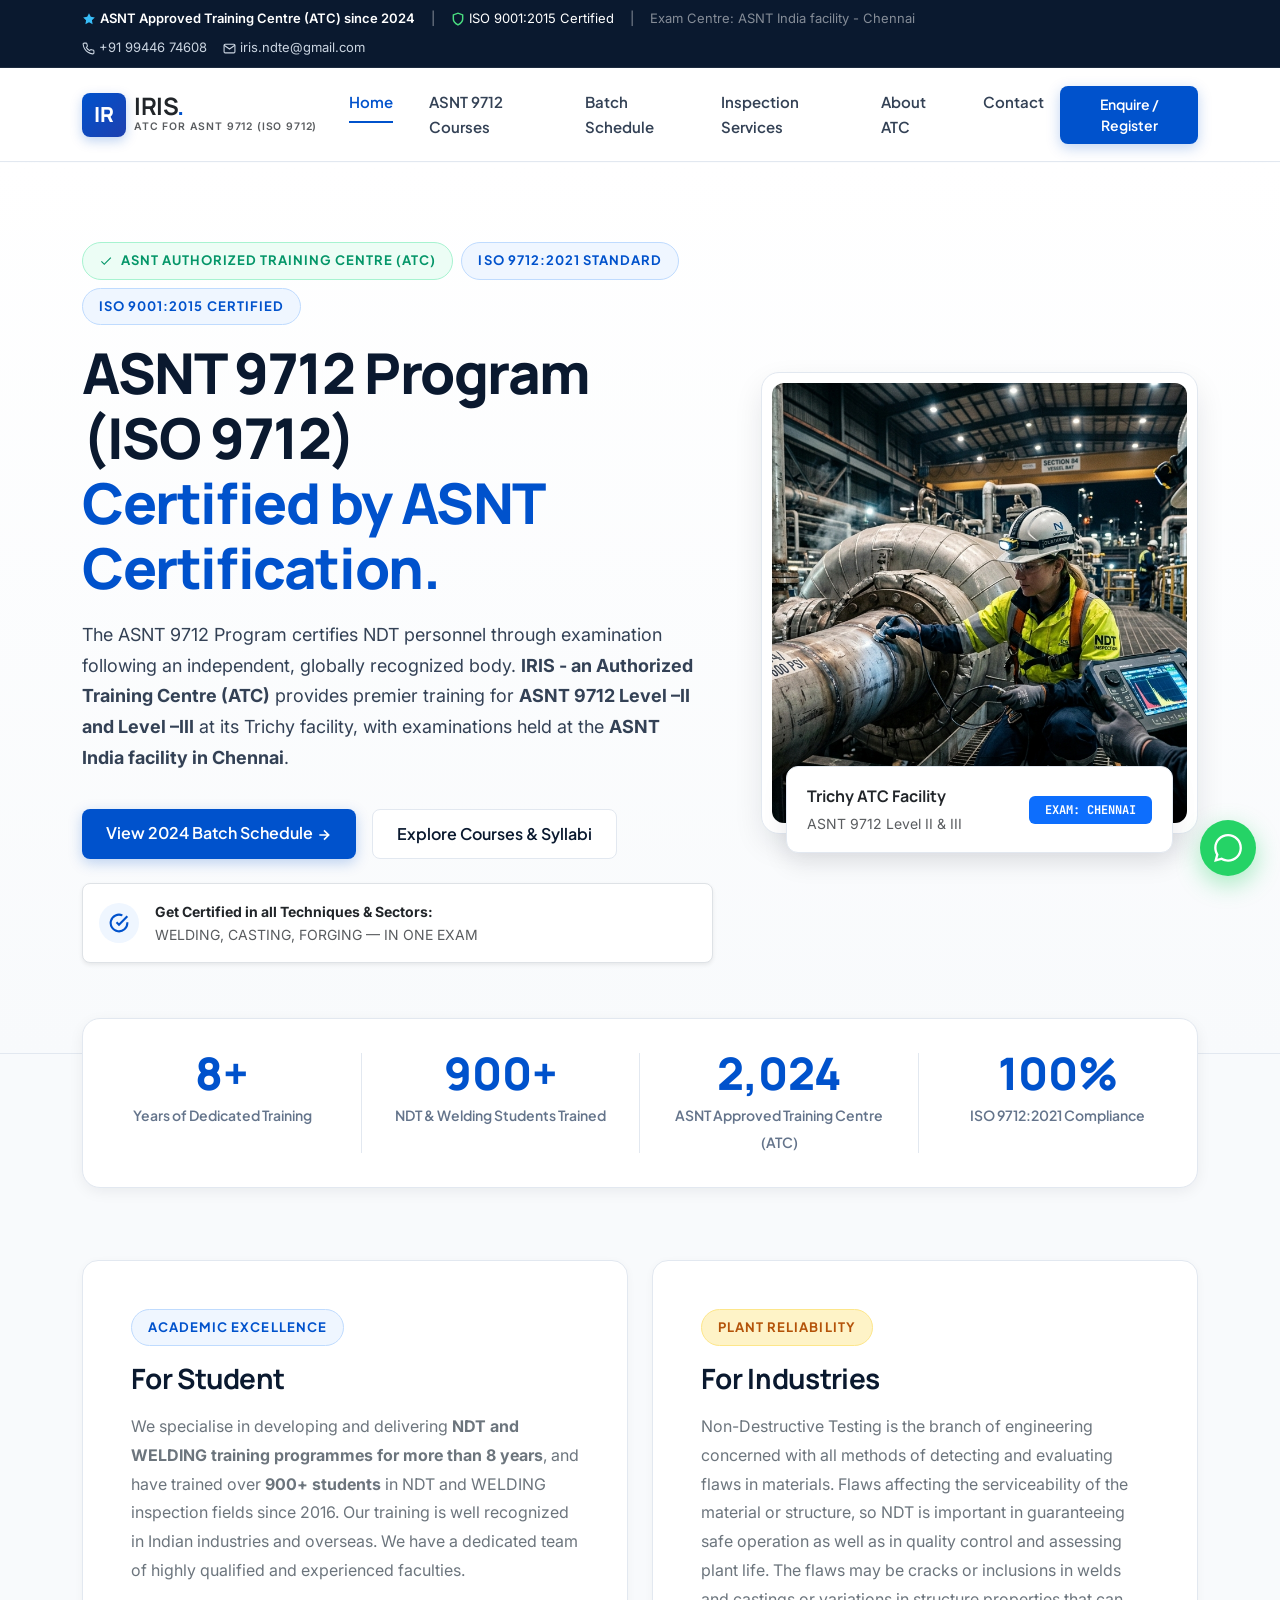
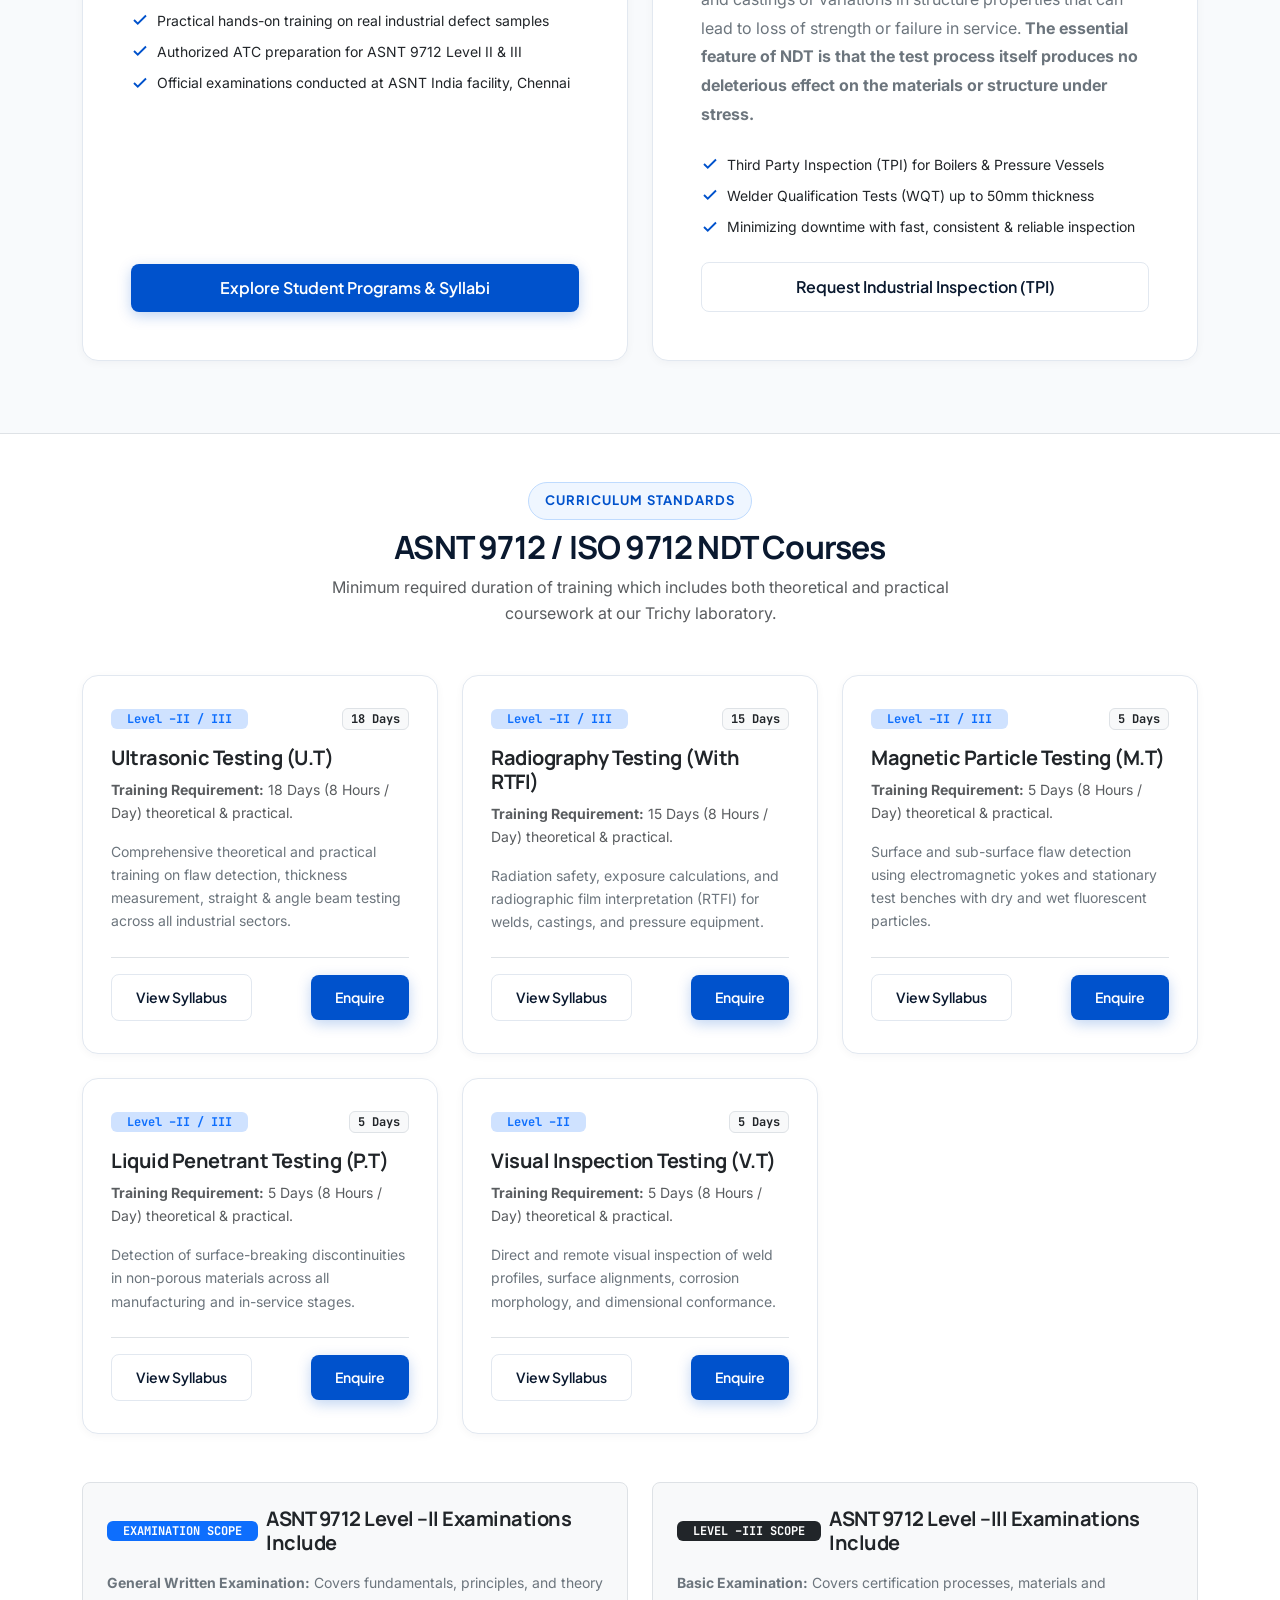
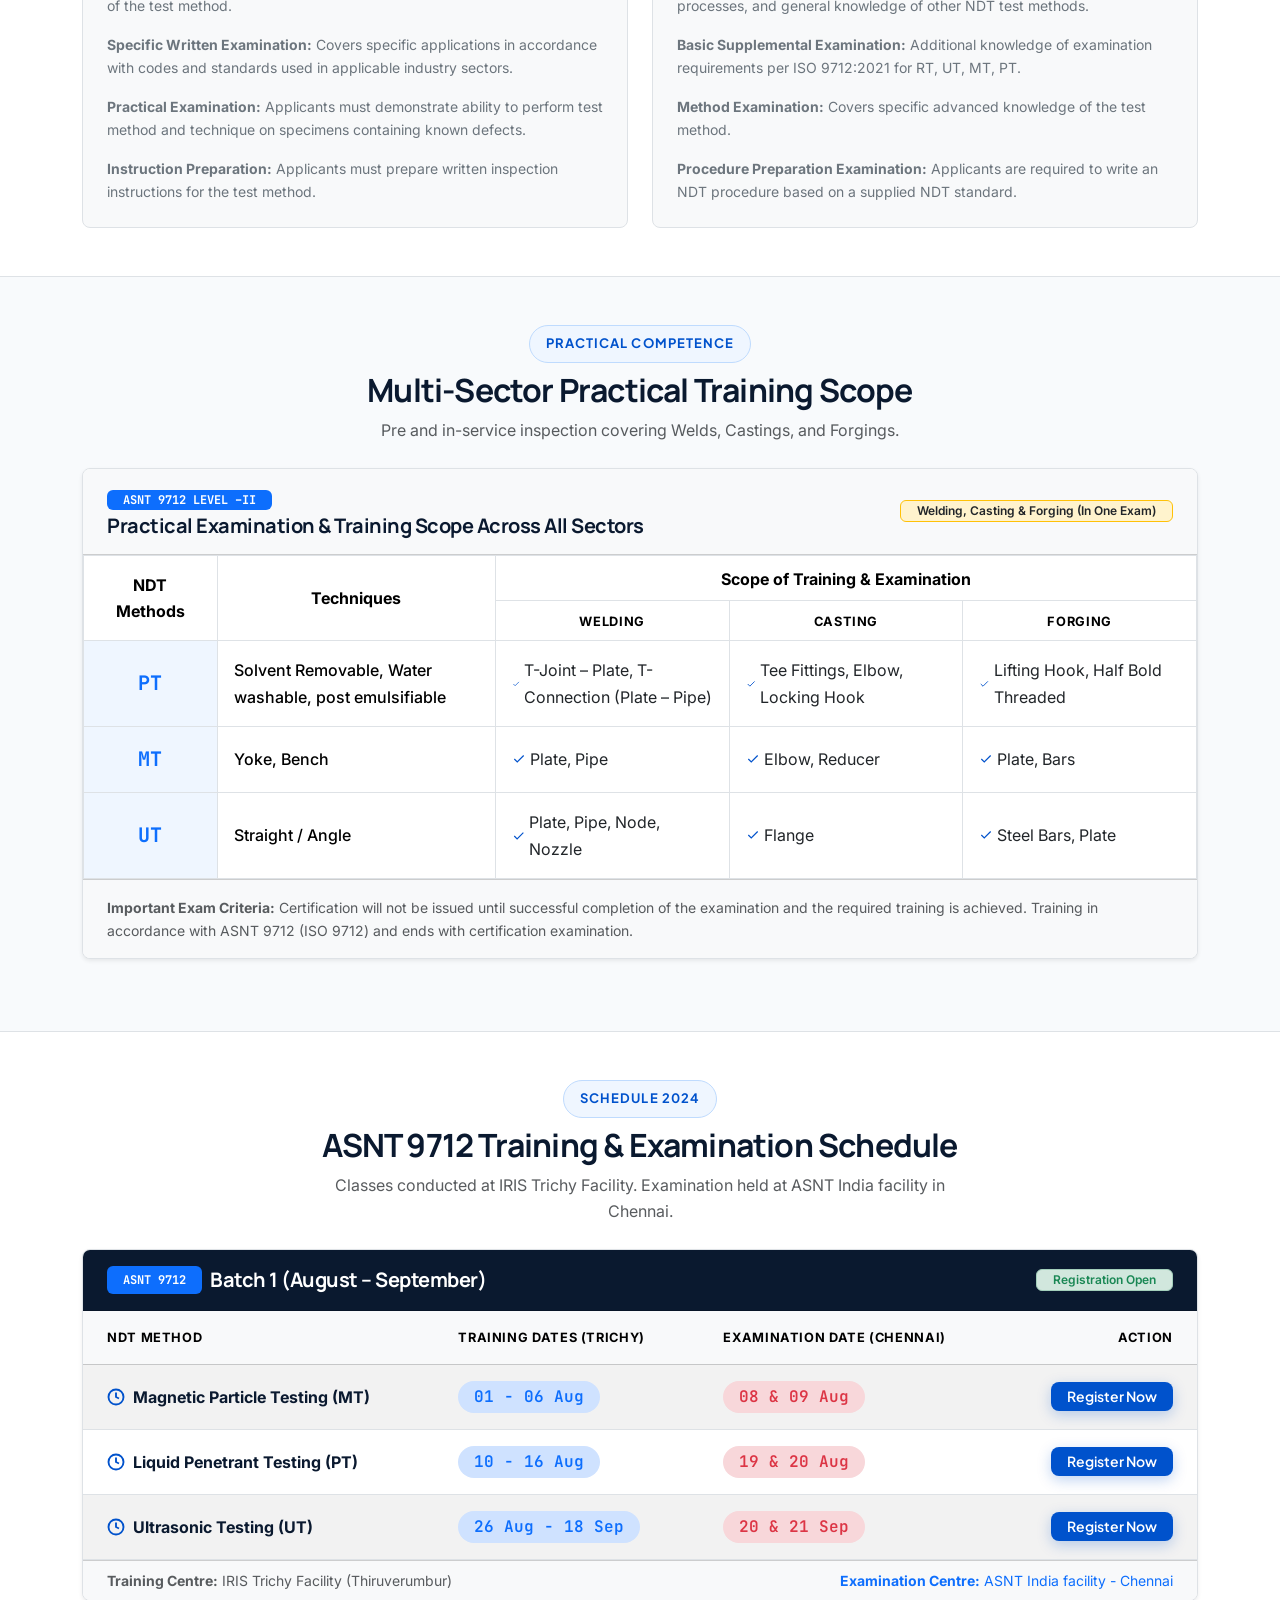
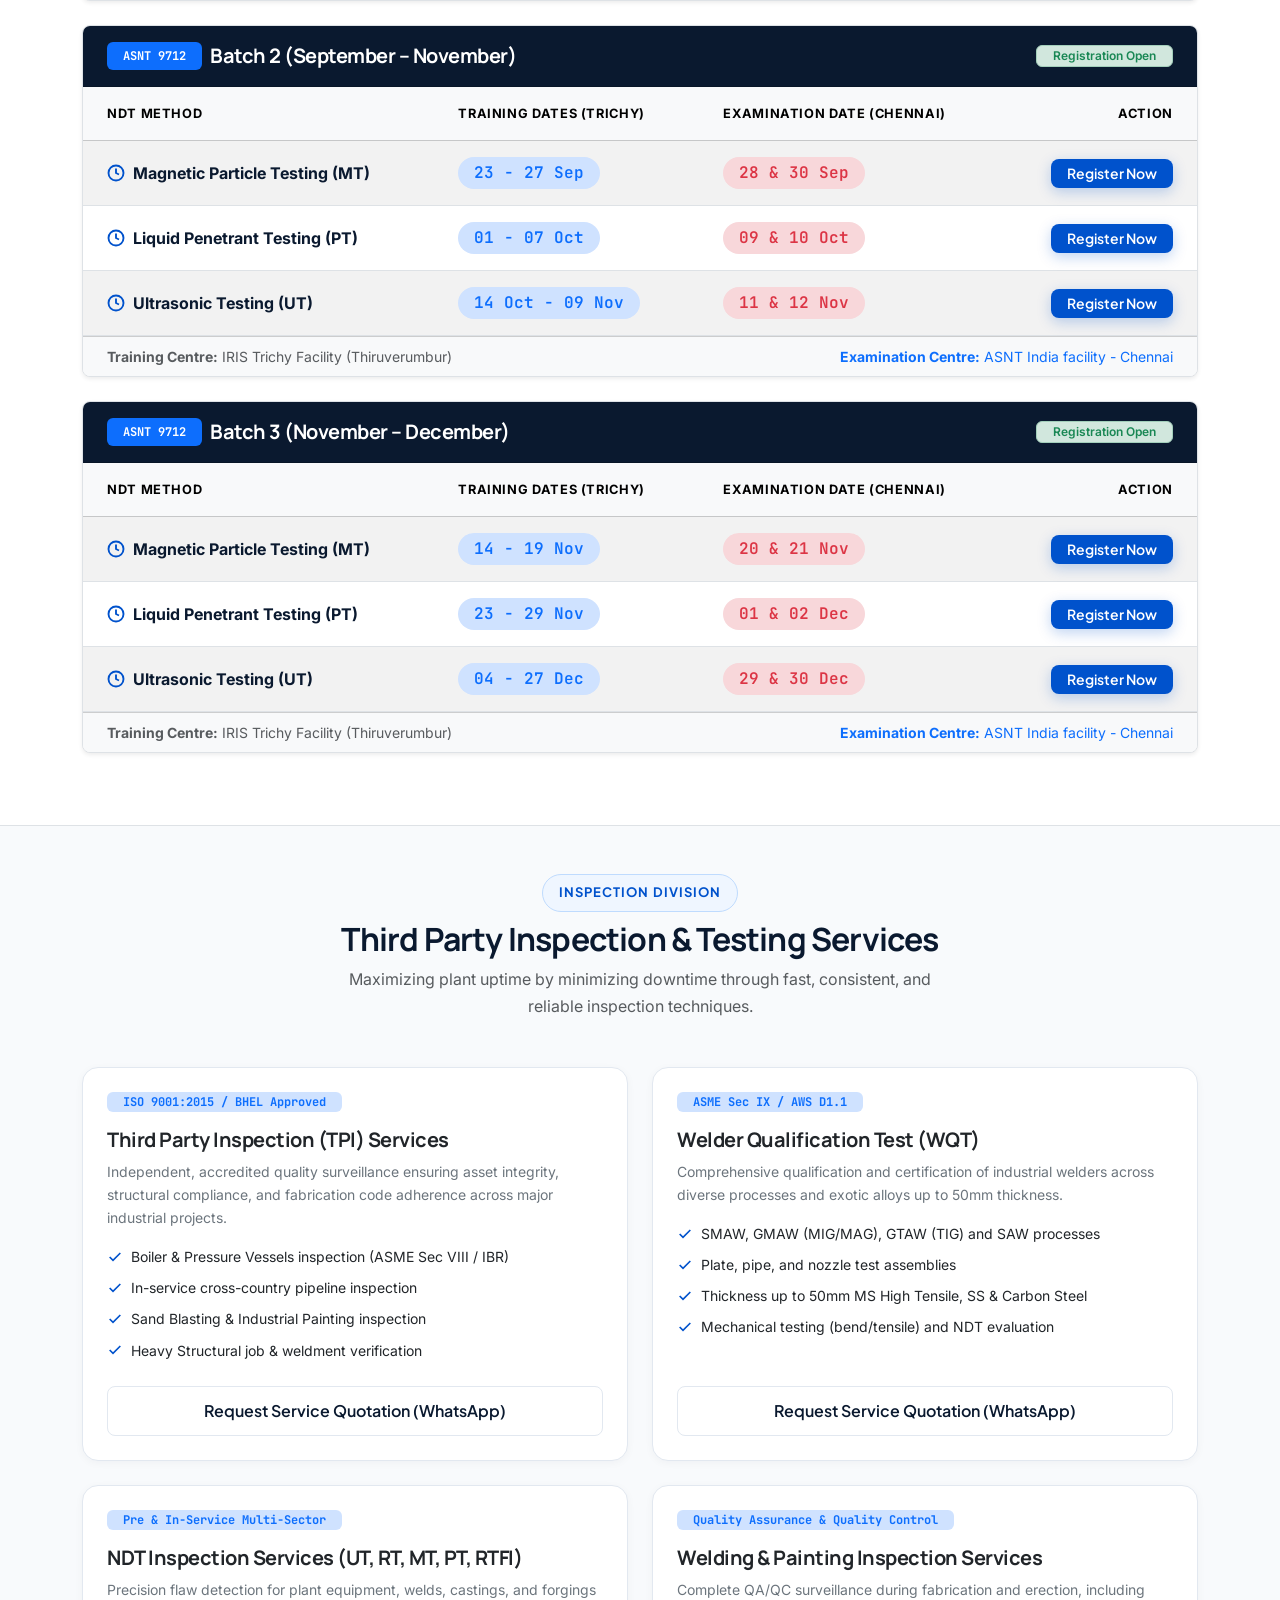
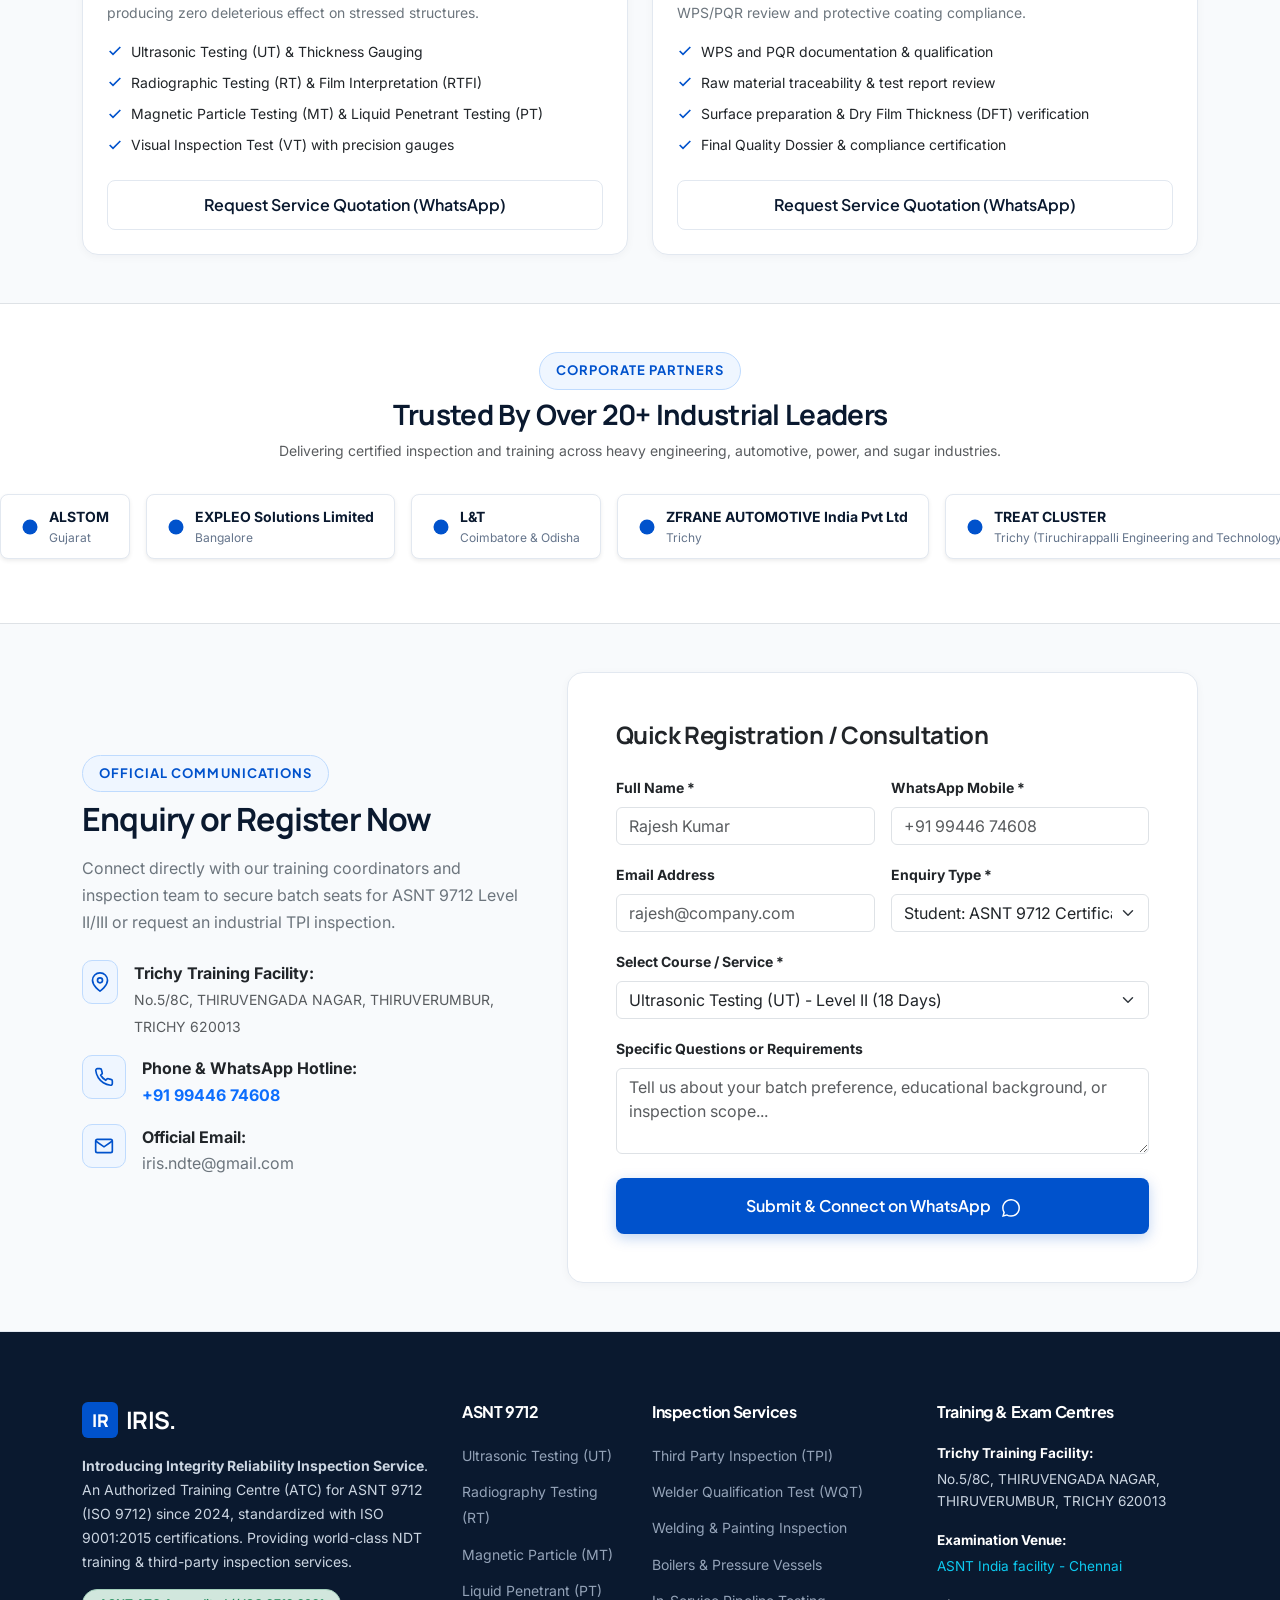
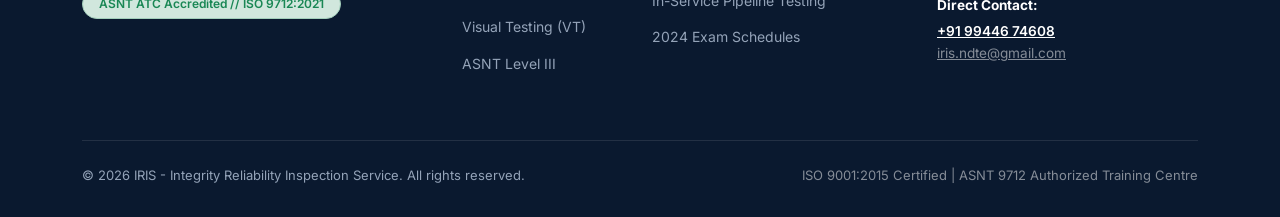
<file: index.html>
<!DOCTYPE html>
<html lang="en">
<head>
    <meta charset="UTF-8">
    <meta name="viewport" content="width=device-width, initial-scale=1.0">
    <title>Home | ASNT 9712 Authorized Training Centre &amp; TPI Inspection</title>
    <meta name="description" content="IRIS - Authorized Training Centre (ATC) for ASNT 9712 (ISO 9712) in Trichy. ISO 9001:2015 certified NDT Level II and Level III training, examinations at ASNT India Chennai, Third Party Inspection (TPI), and Welder Qualification Testing.">
    
    <!-- Bootstrap 5.3.3 CSS -->
    <link href="https://cdn.jsdelivr.net/npm/bootstrap@5.3.3/dist/css/bootstrap.min.css" rel="stylesheet" integrity="sha384-QWTKZyjpPEjISv5WaRU9OFeRpok6YctnYmDr5pNlyT2bRjXh0JMhjY6hW+ALEwIH" crossorigin="anonymous">
    
    <!-- Custom Theme Stylesheet (Index 3 Corporate Light Blue) -->
    <link rel="stylesheet" href="assets/css/custom.css">
    
    <!-- Favicon & Theme Color -->
    <meta name="theme-color" content="#0052CC">
</head>
<body>

    <!-- Institutional Accreditation Top Ribbon -->
    <div class="top-ribbon-bar">
        <div class="container d-flex flex-wrap justify-content-between align-items-center gap-2">
            <div class="d-flex align-items-center gap-3 flex-wrap">
                <span class="d-inline-flex align-items-center gap-1 fw-semibold text-white">
                    <svg width="14" height="14" viewBox="0 0 24 24" fill="#38BDF8"><path d="M12 2l3.09 6.26L22 9.27l-5 4.87 1.18 6.88L12 17.77l-6.18 3.25L7 14.14 2 9.27l6.91-1.01L12 2z"/></svg>
                    ASNT Approved Training Centre (ATC) since 2024
                </span>
                <span class="text-white-50">|</span>
                <span class="d-inline-flex align-items-center gap-1 text-white">
                    <svg width="14" height="14" viewBox="0 0 24 24" fill="none" stroke="#4ADE80" stroke-width="2.5"><path d="M12 22s8-4 8-10V5l-8-3-8 3v7c0 6 8 10 8 10z"/></svg>
                    ISO 9001:2015 Certified
                </span>
                <span class="text-white-50 d-none d-lg-inline">|</span>
                <span class="text-white-50 d-none d-lg-inline">
                    Exam Centre: ASNT India facility - Chennai                </span>
            </div>
            <div class="d-flex align-items-center gap-3">
                <a href="tel:+91 99446 74608" class="d-inline-flex align-items-center gap-1">
                    <svg width="13" height="13" viewBox="0 0 24 24" fill="none" stroke="currentColor" stroke-width="2"><path d="M22 16.92v3a2 2 0 0 1-2.18 2 19.79 19.79 0 0 1-8.63-3.07 19.5 19.5 0 0 1-6-6 19.79 19.79 0 0 1-3.07-8.67A2 2 0 0 1 4.11 2h3a2 2 0 0 1 2 1.72 12.84 12.84 0 0 0 .7 2.81 2 2 0 0 1-.45 2.11L8.09 9.91a16 16 0 0 0 6 6l1.27-1.27a2 2 0 0 1 2.11-.45 12.84 12.84 0 0 0 2.81.7A2 2 0 0 1 22 16.92z"></path></svg>
                    +91 99446 74608                </a>
                <a href="mailto:iris.ndte@gmail.com" class="d-none d-md-inline-flex align-items-center gap-1">
                    <svg width="13" height="13" viewBox="0 0 24 24" fill="none" stroke="currentColor" stroke-width="2"><path d="M4 4h16c1.1 0 2 .9 2 2v12c0 1.1-.9 2-2 2H4c-1.1 0-2-.9-2-2V6c0-1.1.9-2 2-2z"></path><polyline points="22,6 12,13 2,6"></polyline></svg>
                    iris.ndte@gmail.com                </a>
            </div>
        </div>
    </div>
<nav class="navbar navbar-expand-lg navbar-iris sticky-top">
    <div class="container">
        <!-- Brand Logo -->
        <a class="navbar-brand d-flex align-items-center gap-2 text-decoration-none" href="index.html">
            <div style="width: 44px; height: 44px; border-radius: 8px; background: linear-gradient(135deg, var(--iris-blue) 0%, #1E40AF 100%); color: #FFFFFF; font-family: var(--font-display); font-weight: 800; font-size: 1.3rem; display: flex; align-items: center; justify-content: center; box-shadow: 0 4px 12px rgba(0, 82, 204, 0.25);">
                IR
            </div>
            <div class="d-flex flex-column">
                <span class="fw-bold fs-4 text-dark lh-1" style="font-family: var(--font-display); letter-spacing: -0.02em;">
                    IRIS<span style="color: var(--iris-blue);">.</span>
                </span>
                <span class="text-uppercase fw-semibold text-muted" style="font-size: 0.65rem; letter-spacing: 0.08em;">
                    ATC for ASNT 9712 (ISO 9712)
                </span>
            </div>
        </a>

        <!-- Mobile Toggle Button -->
        <button class="navbar-toggler border-0 shadow-none" type="button" data-bs-toggle="collapse" data-bs-target="#irisNav" aria-controls="irisNav" aria-expanded="false" aria-label="Toggle navigation">
            <span class="navbar-toggler-icon"></span>
        </button>

        <!-- Nav Links -->
        <div class="collapse navbar-collapse" id="irisNav">
            <ul class="navbar-nav mx-auto mb-2 mb-lg-0 gap-lg-1">
                <li class="nav-item">
                    <a class="nav-link nav-link-iris active" href="index.html">Home</a>
                </li>
                <li class="nav-item">
                    <a class="nav-link nav-link-iris " href="courses.html">ASNT 9712 Courses</a>
                </li>
                <li class="nav-item">
                    <a class="nav-link nav-link-iris " href="schedule.html">Batch Schedule</a>
                </li>
                <li class="nav-item">
                    <a class="nav-link nav-link-iris " href="services.html">Inspection Services</a>
                </li>
                <li class="nav-item">
                    <a class="nav-link nav-link-iris " href="about.html">About ATC</a>
                </li>
                <li class="nav-item">
                    <a class="nav-link nav-link-iris " href="contact.html">Contact</a>
                </li>
            </ul>

            <!-- Nav Actions -->
            <div class="d-flex align-items-center gap-2">
                <a href="https://wa.me/919944674608?text=Hello%20IRIS%20Trichy,%20I%20would%20like%20to%20enquire%20or%20register%20for%20the%20ASNT%209712%20course." target="_blank" class="btn btn-iris-primary btn-sm px-3 py-2">
                    <span>Enquire / Register</span>
                </a>
            </div>
        </div>
    </div>
</nav>

<main>
    <!-- Hero Section -->
    <section class="hero-iris-section">
        <div class="container">
            <div class="row align-items-center g-5">
                <div class="col-lg-7">
                    <div class="d-flex flex-wrap gap-2 mb-3">
                        <span class="badge-atc verified">
                            <svg width="14" height="14" viewBox="0 0 24 24" fill="currentColor"><path d="M9 16.17L4.83 12l-1.42 1.41L9 19 21 7l-1.41-1.41z"/></svg>
                            ASNT Authorized Training Centre (ATC)
                        </span>
                        <span class="badge-atc">
                            ISO 9712:2021 Standard
                        </span>
                        <span class="badge-atc">
                            ISO 9001:2015 Certified
                        </span>
                    </div>

                    <h1 class="hero-iris-title">
                        ASNT 9712 Program (ISO 9712)<br>
                        <span style="color: var(--iris-blue);">Certified by ASNT Certification.</span>
                    </h1>

                    <p class="hero-iris-desc">
                        The ASNT 9712 Program certifies NDT personnel through examination following an independent, globally recognized body. 
                        <strong>IRIS - an Authorized Training Centre (ATC)</strong> provides premier training for <strong>ASNT 9712 Level –II and Level –III</strong> at its Trichy facility, with examinations held at the <strong>ASNT India facility in Chennai</strong>.
                    </p>

                    <div class="d-flex flex-wrap gap-3 mb-4">
                        <a href="schedule.html" class="btn btn-iris-primary">
                            <span>View 2024 Batch Schedule</span>
                            <svg width="16" height="16" viewBox="0 0 24 24" fill="none" stroke="currentColor" stroke-width="2.5"><path d="M5 12h14M12 5l7 7-7 7"/></svg>
                        </a>
                        <a href="courses.html" class="btn btn-iris-outline">
                            <span>Explore Courses & Syllabi</span>
                        </a>
                    </div>

                    <!-- Sector Coverage Tagline -->
                    <div class="p-3 bg-white rounded-3 border shadow-sm d-flex align-items-center gap-3">
                        <div style="width: 40px; height: 40px; border-radius: 50%; background: var(--iris-ice); display: flex; align-items: center; justify-content: center; color: var(--iris-blue); flex-shrink: 0;">
                            <svg width="20" height="20" viewBox="0 0 24 24" fill="none" stroke="currentColor" stroke-width="2.5"><path d="M22 11.08V12a10 10 0 1 1-5.93-9.14"/><polyline points="22 4 12 14.01 9 11.01"/></svg>
                        </div>
                        <div class="small">
                            <strong class="text-dark d-block">Get Certified in all Techniques & Sectors:</strong>
                            <span class="text-muted">WELDING, CASTING, FORGING — IN ONE EXAM</span>
                        </div>
                    </div>
                </div>

                <div class="col-lg-5">
                    <div class="hero-iris-frame">
                        <img src="assets/images/hero-ndt.jpg" alt="IRIS NDT Inspection and Training Facility">
                        <div class="hero-iris-badge-overlay">
                            <div>
                                <strong class="d-block text-dark font-display fs-6">Trichy ATC Facility</strong>
                                <span class="small text-muted">ASNT 9712 Level II & III</span>
                            </div>
                            <span class="badge bg-primary px-3 py-2 text-uppercase font-mono">Exam: Chennai</span>
                        </div>
                    </div>
                </div>
            </div>
        </div>
    </section>

    <!-- Institutional Metrics Strip -->
    <div class="container">
        <div class="metrics-strip">
            <div class="row g-0">
                <div class="col-lg-3 col-6 metric-col">
                    <div class="metric-val">
                        <span class="metric-val-num" data-count="8">0</span><span>+</span>
                    </div>
                    <span class="metric-txt">Years of Dedicated Training</span>
                </div>
                <div class="col-lg-3 col-6 metric-col">
                    <div class="metric-val">
                        <span class="metric-val-num" data-count="900">0</span><span>+</span>
                    </div>
                    <span class="metric-txt">NDT & Welding Students Trained</span>
                </div>
                <div class="col-lg-3 col-6 metric-col">
                    <div class="metric-val">
                        <span class="metric-val-num" data-count="2024">0</span>
                    </div>
                    <span class="metric-txt">ASNT Approved Training Centre (ATC)</span>
                </div>
                <div class="col-lg-3 col-6 metric-col">
                    <div class="metric-val">
                        <span class="metric-val-num" data-count="100">0</span><span>%</span>
                    </div>
                    <span class="metric-txt">ISO 9712:2021 Compliance</span>
                </div>
            </div>
        </div>
    </div>

    <!-- For Student & For Industries Dual Showcase (Page 1 of Document) -->
    <section class="py-5 my-4">
        <div class="container">
            <div class="row g-4">
                <!-- For Student -->
                <div class="col-lg-6">
                    <div class="card-iris p-4 p-md-5">
                        <div>
                            <span class="badge-atc mb-3">Academic Excellence</span>
                            <h2 class="fs-3 font-display mb-3" style="color: var(--iris-navy);">For Student</h2>
                            <p class="text-secondary mb-4" style="line-height: 1.8;">
                                We specialise in developing and delivering <strong>NDT and WELDING training programmes for more than 8 years</strong>, and have trained over <strong>900+ students</strong> in NDT and WELDING inspection fields since 2016. Our training is well recognized in Indian industries and overseas. We have a dedicated team of highly qualified and experienced faculties.
                            </p>
                            <ul class="list-unstyled d-flex flex-column gap-2 mb-4 text-dark small">
                                <li class="d-flex align-items-center gap-2">
                                    <svg width="18" height="18" viewBox="0 0 24 24" fill="none" stroke="var(--iris-blue)" stroke-width="2.5"><path d="M20 6L9 17l-5-5"/></svg>
                                    <span>Practical hands-on training on real industrial defect samples</span>
                                </li>
                                <li class="d-flex align-items-center gap-2">
                                    <svg width="18" height="18" viewBox="0 0 24 24" fill="none" stroke="var(--iris-blue)" stroke-width="2.5"><path d="M20 6L9 17l-5-5"/></svg>
                                    <span>Authorized ATC preparation for ASNT 9712 Level II & III</span>
                                </li>
                                <li class="d-flex align-items-center gap-2">
                                    <svg width="18" height="18" viewBox="0 0 24 24" fill="none" stroke="var(--iris-blue)" stroke-width="2.5"><path d="M20 6L9 17l-5-5"/></svg>
                                    <span>Official examinations conducted at ASNT India facility, Chennai</span>
                                </li>
                            </ul>
                        </div>
                        <a href="courses.html" class="btn btn-iris-primary w-100 text-center">
                            Explore Student Programs & Syllabi
                        </a>
                    </div>
                </div>

                <!-- For Industries -->
                <div class="col-lg-6">
                    <div class="card-iris p-4 p-md-5">
                        <div>
                            <span class="badge-atc mb-3" style="background: #FEF3C7; border-color: #FDE68A; color: #B45309;">Plant Reliability</span>
                            <h2 class="fs-3 font-display mb-3" style="color: var(--iris-navy);">For Industries</h2>
                            <p class="text-secondary mb-4" style="line-height: 1.8;">
                                Non-Destructive Testing is the branch of engineering concerned with all methods of detecting and evaluating flaws in materials. Flaws affecting the serviceability of the material or structure, so NDT is important in guaranteeing safe operation as well as in quality control and assessing plant life. The flaws may be cracks or inclusions in welds and castings or variations in structure properties that can lead to loss of strength or failure in service. <strong>The essential feature of NDT is that the test process itself produces no deleterious effect on the materials or structure under stress.</strong>
                            </p>
                            <ul class="list-unstyled d-flex flex-column gap-2 mb-4 text-dark small">
                                <li class="d-flex align-items-center gap-2">
                                    <svg width="18" height="18" viewBox="0 0 24 24" fill="none" stroke="var(--iris-blue)" stroke-width="2.5"><path d="M20 6L9 17l-5-5"/></svg>
                                    <span>Third Party Inspection (TPI) for Boilers & Pressure Vessels</span>
                                </li>
                                <li class="d-flex align-items-center gap-2">
                                    <svg width="18" height="18" viewBox="0 0 24 24" fill="none" stroke="var(--iris-blue)" stroke-width="2.5"><path d="M20 6L9 17l-5-5"/></svg>
                                    <span>Welder Qualification Tests (WQT) up to 50mm thickness</span>
                                </li>
                                <li class="d-flex align-items-center gap-2">
                                    <svg width="18" height="18" viewBox="0 0 24 24" fill="none" stroke="var(--iris-blue)" stroke-width="2.5"><path d="M20 6L9 17l-5-5"/></svg>
                                    <span>Minimizing downtime with fast, consistent & reliable inspection</span>
                                </li>
                            </ul>
                        </div>
                        <a href="services.html" class="btn btn-iris-outline w-100 text-center">
                            Request Industrial Inspection (TPI)
                        </a>
                    </div>
                </div>
            </div>
        </div>
    </section>

    <!-- ASNT 9712 Core Courses Section (Page 3 & 5 of Document) -->
    <section class="py-5 bg-white border-top border-bottom">
        <div class="container">
            <div class="text-center mb-5">
                <span class="badge-atc mb-2">Curriculum Standards</span>
                <h2 class="fs-2 font-display" style="color: var(--iris-navy);">ASNT 9712 / ISO 9712 NDT Courses</h2>
                <p class="text-muted mx-auto" style="max-width: 650px;">
                    Minimum required duration of training which includes both theoretical and practical coursework at our Trichy laboratory.
                </p>
            </div>

            <div class="row g-4 mb-5">
                                    <div class="col-lg-4 col-md-6">
                        <div class="card-iris">
                            <div>
                                <div class="d-flex justify-content-between align-items-center mb-3">
                                    <span class="badge bg-primary-subtle text-primary px-3 py-1 font-mono small fw-bold">
                                        Level –II / III                                    </span>
                                    <span class="badge bg-light text-dark border px-2 py-1 font-mono small">
                                        18 Days                                    </span>
                                </div>
                                <h3 class="fs-5 font-display mb-2 text-dark">
                                    Ultrasonic Testing (U.T)                                </h3>
                                <p class="text-muted small mb-3">
                                    <strong>Training Requirement:</strong> 18 Days (8 Hours / Day) theoretical & practical.
                                </p>
                                <p class="text-secondary small mb-4">
                                    Comprehensive theoretical and practical training on flaw detection, thickness measurement, straight &amp; angle beam testing across all industrial sectors.                                </p>
                            </div>
                            <div class="pt-3 border-top d-flex justify-content-between align-items-center">
                                <button type="button" 
                                        class="btn btn-sm btn-iris-outline" 
                                        onclick="openCourseModal(
                                            'Ultrasonic Testing (U.T)', 
                                            'Level –II / III', 
                                            '18 Days', 
                                            '8 Hours / Day', 
                                            'ASNT India facility - Chennai', 
                                            'Comprehensive theoretical and practical training on flaw detection, thickness measurement, straight & angle beam testing across all industrial sectors.', 
                                            'Straight & Angle Beam, Shear Wave', 
                                            'Welding (Plate, Pipe, Node, Nozzle), Casting (Flange), Forging (Steel Bars, Plate)'
                                        )">
                                    View Syllabus
                                </button>
                                <a href="https://wa.me/919944674608?text=Hello%20IRIS,%20I%20am%20interested%20in%20Ultrasonic+Testing+%28U.T%29." target="_blank" class="btn btn-sm btn-iris-primary">
                                    Enquire
                                </a>
                            </div>
                        </div>
                    </div>
                                    <div class="col-lg-4 col-md-6">
                        <div class="card-iris">
                            <div>
                                <div class="d-flex justify-content-between align-items-center mb-3">
                                    <span class="badge bg-primary-subtle text-primary px-3 py-1 font-mono small fw-bold">
                                        Level –II / III                                    </span>
                                    <span class="badge bg-light text-dark border px-2 py-1 font-mono small">
                                        15 Days                                    </span>
                                </div>
                                <h3 class="fs-5 font-display mb-2 text-dark">
                                    Radiography Testing (With RTFI)                                </h3>
                                <p class="text-muted small mb-3">
                                    <strong>Training Requirement:</strong> 15 Days (8 Hours / Day) theoretical & practical.
                                </p>
                                <p class="text-secondary small mb-4">
                                    Radiation safety, exposure calculations, and radiographic film interpretation (RTFI) for welds, castings, and pressure equipment.                                </p>
                            </div>
                            <div class="pt-3 border-top d-flex justify-content-between align-items-center">
                                <button type="button" 
                                        class="btn btn-sm btn-iris-outline" 
                                        onclick="openCourseModal(
                                            'Radiography Testing (With RTFI)', 
                                            'Level –II / III', 
                                            '15 Days', 
                                            '8 Hours / Day', 
                                            'ASNT India facility - Chennai', 
                                            'Radiation safety, exposure calculations, and radiographic film interpretation (RTFI) for welds, castings, and pressure equipment.', 
                                            'X-Ray, Gamma Ray, RTFI Analysis', 
                                            'Welding, Casting & Forging Defects'
                                        )">
                                    View Syllabus
                                </button>
                                <a href="https://wa.me/919944674608?text=Hello%20IRIS,%20I%20am%20interested%20in%20Radiography+Testing+%28With+RTFI%29." target="_blank" class="btn btn-sm btn-iris-primary">
                                    Enquire
                                </a>
                            </div>
                        </div>
                    </div>
                                    <div class="col-lg-4 col-md-6">
                        <div class="card-iris">
                            <div>
                                <div class="d-flex justify-content-between align-items-center mb-3">
                                    <span class="badge bg-primary-subtle text-primary px-3 py-1 font-mono small fw-bold">
                                        Level –II / III                                    </span>
                                    <span class="badge bg-light text-dark border px-2 py-1 font-mono small">
                                        5 Days                                    </span>
                                </div>
                                <h3 class="fs-5 font-display mb-2 text-dark">
                                    Magnetic Particle Testing (M.T)                                </h3>
                                <p class="text-muted small mb-3">
                                    <strong>Training Requirement:</strong> 5 Days (8 Hours / Day) theoretical & practical.
                                </p>
                                <p class="text-secondary small mb-4">
                                    Surface and sub-surface flaw detection using electromagnetic yokes and stationary test benches with dry and wet fluorescent particles.                                </p>
                            </div>
                            <div class="pt-3 border-top d-flex justify-content-between align-items-center">
                                <button type="button" 
                                        class="btn btn-sm btn-iris-outline" 
                                        onclick="openCourseModal(
                                            'Magnetic Particle Testing (M.T)', 
                                            'Level –II / III', 
                                            '5 Days', 
                                            '8 Hours / Day', 
                                            'ASNT India facility - Chennai', 
                                            'Surface and sub-surface flaw detection using electromagnetic yokes and stationary test benches with dry and wet fluorescent particles.', 
                                            'Yoke, Bench Method (Visible & Fluorescent)', 
                                            'Welding (Plate, Pipe), Casting (Elbow, Reducer), Forging (Plate, Bars)'
                                        )">
                                    View Syllabus
                                </button>
                                <a href="https://wa.me/919944674608?text=Hello%20IRIS,%20I%20am%20interested%20in%20Magnetic+Particle+Testing+%28M.T%29." target="_blank" class="btn btn-sm btn-iris-primary">
                                    Enquire
                                </a>
                            </div>
                        </div>
                    </div>
                                    <div class="col-lg-4 col-md-6">
                        <div class="card-iris">
                            <div>
                                <div class="d-flex justify-content-between align-items-center mb-3">
                                    <span class="badge bg-primary-subtle text-primary px-3 py-1 font-mono small fw-bold">
                                        Level –II / III                                    </span>
                                    <span class="badge bg-light text-dark border px-2 py-1 font-mono small">
                                        5 Days                                    </span>
                                </div>
                                <h3 class="fs-5 font-display mb-2 text-dark">
                                    Liquid Penetrant Testing (P.T)                                </h3>
                                <p class="text-muted small mb-3">
                                    <strong>Training Requirement:</strong> 5 Days (8 Hours / Day) theoretical & practical.
                                </p>
                                <p class="text-secondary small mb-4">
                                    Detection of surface-breaking discontinuities in non-porous materials across all manufacturing and in-service stages.                                </p>
                            </div>
                            <div class="pt-3 border-top d-flex justify-content-between align-items-center">
                                <button type="button" 
                                        class="btn btn-sm btn-iris-outline" 
                                        onclick="openCourseModal(
                                            'Liquid Penetrant Testing (P.T)', 
                                            'Level –II / III', 
                                            '5 Days', 
                                            '8 Hours / Day', 
                                            'ASNT India facility - Chennai', 
                                            'Detection of surface-breaking discontinuities in non-porous materials across all manufacturing and in-service stages.', 
                                            'Solvent Removable, Water Washable, Post Emulsifiable', 
                                            'Welding (T-Joint Plate, T-Connection Plate-Pipe), Casting (Tee Fittings, Elbow, Locking Hook), Forging (Lifting Hook, Half Bold Threaded)'
                                        )">
                                    View Syllabus
                                </button>
                                <a href="https://wa.me/919944674608?text=Hello%20IRIS,%20I%20am%20interested%20in%20Liquid+Penetrant+Testing+%28P.T%29." target="_blank" class="btn btn-sm btn-iris-primary">
                                    Enquire
                                </a>
                            </div>
                        </div>
                    </div>
                                    <div class="col-lg-4 col-md-6">
                        <div class="card-iris">
                            <div>
                                <div class="d-flex justify-content-between align-items-center mb-3">
                                    <span class="badge bg-primary-subtle text-primary px-3 py-1 font-mono small fw-bold">
                                        Level –II                                    </span>
                                    <span class="badge bg-light text-dark border px-2 py-1 font-mono small">
                                        5 Days                                    </span>
                                </div>
                                <h3 class="fs-5 font-display mb-2 text-dark">
                                    Visual Inspection Testing (V.T)                                </h3>
                                <p class="text-muted small mb-3">
                                    <strong>Training Requirement:</strong> 5 Days (8 Hours / Day) theoretical & practical.
                                </p>
                                <p class="text-secondary small mb-4">
                                    Direct and remote visual inspection of weld profiles, surface alignments, corrosion morphology, and dimensional conformance.                                </p>
                            </div>
                            <div class="pt-3 border-top d-flex justify-content-between align-items-center">
                                <button type="button" 
                                        class="btn btn-sm btn-iris-outline" 
                                        onclick="openCourseModal(
                                            'Visual Inspection Testing (V.T)', 
                                            'Level –II', 
                                            '5 Days', 
                                            '8 Hours / Day', 
                                            'ASNT India facility - Chennai', 
                                            'Direct and remote visual inspection of weld profiles, surface alignments, corrosion morphology, and dimensional conformance.', 
                                            'Direct, Remote, Precision Weld Gauges', 
                                            'Fabrication, Welds, Pressure Components'
                                        )">
                                    View Syllabus
                                </button>
                                <a href="https://wa.me/919944674608?text=Hello%20IRIS,%20I%20am%20interested%20in%20Visual+Inspection+Testing+%28V.T%29." target="_blank" class="btn btn-sm btn-iris-primary">
                                    Enquire
                                </a>
                            </div>
                        </div>
                    </div>
                            </div>

            <!-- Examination Inclusions Breakdown (Page 3 & 4 of Document) -->
            <div class="row g-4 align-items-stretch">
                <div class="col-lg-6">
                    <div class="p-4 bg-light rounded-3 border h-100">
                        <div class="d-flex align-items-center gap-2 mb-3">
                            <span class="badge bg-primary px-3 py-1 font-mono">EXAMINATION SCOPE</span>
                            <h4 class="mb-0 fs-5 font-display text-dark">ASNT 9712 Level –II Examinations Include</h4>
                        </div>
                        <ul class="list-unstyled d-flex flex-column gap-3 text-secondary small mb-0">
                            <li class="d-flex align-items-start gap-2">
                                <span class="badge bg-primary rounded-circle p-1 mt-1"></span>
                                <div><strong>General Written Examination:</strong> Covers fundamentals, principles, and theory of the test method.</div>
                            </li>
                            <li class="d-flex align-items-start gap-2">
                                <span class="badge bg-primary rounded-circle p-1 mt-1"></span>
                                <div><strong>Specific Written Examination:</strong> Covers specific applications in accordance with codes and standards used in applicable industry sectors.</div>
                            </li>
                            <li class="d-flex align-items-start gap-2">
                                <span class="badge bg-primary rounded-circle p-1 mt-1"></span>
                                <div><strong>Practical Examination:</strong> Applicants must demonstrate ability to perform test method and technique on specimens containing known defects.</div>
                            </li>
                            <li class="d-flex align-items-start gap-2">
                                <span class="badge bg-primary rounded-circle p-1 mt-1"></span>
                                <div><strong>Instruction Preparation:</strong> Applicants must prepare written inspection instructions for the test method.</div>
                            </li>
                        </ul>
                    </div>
                </div>

                <div class="col-lg-6">
                    <div class="p-4 bg-light rounded-3 border h-100">
                        <div class="d-flex align-items-center gap-2 mb-3">
                            <span class="badge bg-dark px-3 py-1 font-mono">LEVEL –III SCOPE</span>
                            <h4 class="mb-0 fs-5 font-display text-dark">ASNT 9712 Level –III Examinations Include</h4>
                        </div>
                        <ul class="list-unstyled d-flex flex-column gap-3 text-secondary small mb-0">
                            <li class="d-flex align-items-start gap-2">
                                <span class="badge bg-dark rounded-circle p-1 mt-1"></span>
                                <div><strong>Basic Examination:</strong> Covers certification processes, materials and processes, and general knowledge of other NDT test methods.</div>
                            </li>
                            <li class="d-flex align-items-start gap-2">
                                <span class="badge bg-dark rounded-circle p-1 mt-1"></span>
                                <div><strong>Basic Supplemental Examination:</strong> Additional knowledge of examination requirements per ISO 9712:2021 for RT, UT, MT, PT.</div>
                            </li>
                            <li class="d-flex align-items-start gap-2">
                                <span class="badge bg-dark rounded-circle p-1 mt-1"></span>
                                <div><strong>Method Examination:</strong> Covers specific advanced knowledge of the test method.</div>
                            </li>
                            <li class="d-flex align-items-start gap-2">
                                <span class="badge bg-dark rounded-circle p-1 mt-1"></span>
                                <div><strong>Procedure Preparation Examination:</strong> Applicants are required to write an NDT procedure based on a supplied NDT standard.</div>
                            </li>
                        </ul>
                    </div>
                </div>
            </div>
        </div>
    </section>

    <!-- Practical Examination Matrix Section (Page 4 of Document) -->
    <section class="py-5">
        <div class="container">
            <div class="text-center mb-4">
                <span class="badge-atc mb-2">Practical Competence</span>
                <h2 class="fs-2 font-display" style="color: var(--iris-navy);">Multi-Sector Practical Training Scope</h2>
                <p class="text-muted mx-auto" style="max-width: 600px;">
                    Pre and in-service inspection covering Welds, Castings, and Forgings.
                </p>
            </div>

            <div class="card border shadow-sm rounded-3 overflow-hidden mb-4">
    <div class="card-header bg-light py-3 px-4 d-flex justify-content-between align-items-center flex-wrap gap-2">
        <div>
            <span class="badge bg-primary px-3 py-1 font-mono text-uppercase mb-1">ASNT 9712 LEVEL –II</span>
            <h4 class="mb-0 fs-5 font-display" style="color: var(--iris-navy);">
                Practical Examination & Training Scope Across All Sectors
            </h4>
        </div>
        <span class="badge bg-warning-subtle text-dark border border-warning px-3 py-1 fw-semibold">
            Welding, Casting & Forging (In One Exam)
        </span>
    </div>
    <div class="table-responsive">
        <table class="table table-bordered mb-0 align-middle">
            <thead style="background-color: var(--iris-navy); color: #FFFFFF;" class="text-center font-heading">
                <tr>
                    <th rowspan="2" class="align-middle px-3 py-3" style="width: 12%;">NDT Methods</th>
                    <th rowspan="2" class="align-middle px-3 py-3" style="width: 25%;">Techniques</th>
                    <th colspan="3" class="py-2">Scope of Training & Examination</th>
                </tr>
                <tr style="background-color: #1E293B; font-size: 0.8rem; letter-spacing: 0.05em;">
                    <th class="py-2 px-3" style="width: 21%;">WELDING</th>
                    <th class="py-2 px-3" style="width: 21%;">CASTING</th>
                    <th class="py-2 px-3" style="width: 21%;">FORGING</th>
                </tr>
            </thead>
            <tbody>
                                    <tr>
                        <td class="text-center fw-bold fs-5 px-3 py-3 text-primary font-mono" style="background-color: var(--iris-ice);">
                            PT                        </td>
                        <td class="px-3 py-3 fw-medium">
                            Solvent Removable, Water washable, post emulsifiable                        </td>
                        <td class="px-3 py-3 text-dark bg-white">
                            <span class="d-inline-flex align-items-center gap-1">
                                <svg width="14" height="14" viewBox="0 0 24 24" fill="none" stroke="var(--iris-blue)" stroke-width="2"><path d="M20 6L9 17l-5-5"/></svg>
                                T-Joint – Plate, T-Connection (Plate – Pipe)                            </span>
                        </td>
                        <td class="px-3 py-3 text-dark bg-white">
                            <span class="d-inline-flex align-items-center gap-1">
                                <svg width="14" height="14" viewBox="0 0 24 24" fill="none" stroke="var(--iris-blue)" stroke-width="2"><path d="M20 6L9 17l-5-5"/></svg>
                                Tee Fittings, Elbow, Locking Hook                            </span>
                        </td>
                        <td class="px-3 py-3 text-dark bg-white">
                            <span class="d-inline-flex align-items-center gap-1">
                                <svg width="14" height="14" viewBox="0 0 24 24" fill="none" stroke="var(--iris-blue)" stroke-width="2"><path d="M20 6L9 17l-5-5"/></svg>
                                Lifting Hook, Half Bold Threaded                            </span>
                        </td>
                    </tr>
                                    <tr>
                        <td class="text-center fw-bold fs-5 px-3 py-3 text-primary font-mono" style="background-color: var(--iris-ice);">
                            MT                        </td>
                        <td class="px-3 py-3 fw-medium">
                            Yoke, Bench                        </td>
                        <td class="px-3 py-3 text-dark bg-white">
                            <span class="d-inline-flex align-items-center gap-1">
                                <svg width="14" height="14" viewBox="0 0 24 24" fill="none" stroke="var(--iris-blue)" stroke-width="2"><path d="M20 6L9 17l-5-5"/></svg>
                                Plate, Pipe                            </span>
                        </td>
                        <td class="px-3 py-3 text-dark bg-white">
                            <span class="d-inline-flex align-items-center gap-1">
                                <svg width="14" height="14" viewBox="0 0 24 24" fill="none" stroke="var(--iris-blue)" stroke-width="2"><path d="M20 6L9 17l-5-5"/></svg>
                                Elbow, Reducer                            </span>
                        </td>
                        <td class="px-3 py-3 text-dark bg-white">
                            <span class="d-inline-flex align-items-center gap-1">
                                <svg width="14" height="14" viewBox="0 0 24 24" fill="none" stroke="var(--iris-blue)" stroke-width="2"><path d="M20 6L9 17l-5-5"/></svg>
                                Plate, Bars                            </span>
                        </td>
                    </tr>
                                    <tr>
                        <td class="text-center fw-bold fs-5 px-3 py-3 text-primary font-mono" style="background-color: var(--iris-ice);">
                            UT                        </td>
                        <td class="px-3 py-3 fw-medium">
                            Straight / Angle                        </td>
                        <td class="px-3 py-3 text-dark bg-white">
                            <span class="d-inline-flex align-items-center gap-1">
                                <svg width="14" height="14" viewBox="0 0 24 24" fill="none" stroke="var(--iris-blue)" stroke-width="2"><path d="M20 6L9 17l-5-5"/></svg>
                                Plate, Pipe, Node, Nozzle                            </span>
                        </td>
                        <td class="px-3 py-3 text-dark bg-white">
                            <span class="d-inline-flex align-items-center gap-1">
                                <svg width="14" height="14" viewBox="0 0 24 24" fill="none" stroke="var(--iris-blue)" stroke-width="2"><path d="M20 6L9 17l-5-5"/></svg>
                                Flange                            </span>
                        </td>
                        <td class="px-3 py-3 text-dark bg-white">
                            <span class="d-inline-flex align-items-center gap-1">
                                <svg width="14" height="14" viewBox="0 0 24 24" fill="none" stroke="var(--iris-blue)" stroke-width="2"><path d="M20 6L9 17l-5-5"/></svg>
                                Steel Bars, Plate                            </span>
                        </td>
                    </tr>
                            </tbody>
        </table>
    </div>
    <div class="card-footer bg-light px-4 py-3 small text-muted">
        <strong>Important Exam Criteria:</strong> Certification will not be issued until successful completion of the examination and the required training is achieved. Training in accordance with ASNT 9712 (ISO 9712) and ends with certification examination.
    </div>
</div>
        </div>
    </section>

    <!-- Training & Examination Schedule (Page 2 of Document) -->
    <section class="py-5 bg-white border-top border-bottom" id="schedule">
        <div class="container">
            <div class="text-center mb-4">
                <span class="badge-atc mb-2">Schedule 2024</span>
                <h2 class="fs-2 font-display" style="color: var(--iris-navy);">ASNT 9712 Training & Examination Schedule</h2>
                <p class="text-muted mx-auto" style="max-width: 650px;">
                    Classes conducted at IRIS Trichy Facility. Examination held at ASNT India facility in Chennai.
                </p>
            </div>

            <div class="schedule-table-wrapper">
            <div class="card border mb-4 shadow-sm rounded-3 overflow-hidden">
            <div class="card-header bg-primary text-white py-3 px-4 d-flex justify-content-between align-items-center flex-wrap gap-2" style="background-color: var(--iris-navy) !important;">
                <div class="d-flex align-items-center gap-2">
                    <span class="badge bg-primary px-3 py-2 text-uppercase fw-bold font-mono">ASNT 9712</span>
                    <h5 class="mb-0 text-white font-display fs-5">Batch 1 (August – September)</h5>
                </div>
                <span class="badge bg-success-subtle text-success border border-success-subtle px-3 py-1 fw-semibold">
                    Registration Open
                </span>
            </div>
            <div class="table-responsive">
                <table class="table table-hover table-striped mb-0 align-middle">
                    <thead class="table-light">
                        <tr class="text-uppercase font-heading" style="font-size: 0.8rem; letter-spacing: 0.05em; color: var(--iris-navy);">
                            <th class="py-3 px-4">NDT Method</th>
                            <th class="py-3 px-4">Training Dates (Trichy)</th>
                            <th class="py-3 px-4">Examination Date (Chennai)</th>
                            <th class="py-3 px-4 text-end">Action</th>
                        </tr>
                    </thead>
                    <tbody>
                                                    <tr>
                                <td class="py-3 px-4 fw-bold" style="color: var(--iris-navy);">
                                    <div class="d-flex align-items-center gap-2">
                                        <svg width="18" height="18" viewBox="0 0 24 24" fill="none" stroke="var(--iris-blue)" stroke-width="2.5"><circle cx="12" cy="12" r="10"/><path d="M12 6v6l4 2"/></svg>
                                        <span>Magnetic Particle Testing (MT)</span>
                                    </div>
                                </td>
                                <td class="py-3 px-4">
                                    <span class="badge bg-primary-subtle text-primary px-3 py-2 rounded-pill font-mono fs-6 fw-semibold">
                                        01 - 06 Aug                                    </span>
                                </td>
                                <td class="py-3 px-4">
                                    <span class="badge bg-danger-subtle text-danger px-3 py-2 rounded-pill font-mono fs-6 fw-semibold">
                                        08 &amp; 09 Aug                                    </span>
                                </td>
                                <td class="py-3 px-4 text-end">
                                    <a href="https://wa.me/919944674608?text=Hello%20IRIS,%20I%20want%20to%20register%20for%20Magnetic+Particle+Testing+%28MT%29+-+Batch+1+%28August+%E2%80%93+September%29." 
                                       target="_blank" 
                                       class="btn btn-sm btn-iris-primary px-3 py-1 text-nowrap">
                                        Register Now
                                    </a>
                                </td>
                            </tr>
                                                    <tr>
                                <td class="py-3 px-4 fw-bold" style="color: var(--iris-navy);">
                                    <div class="d-flex align-items-center gap-2">
                                        <svg width="18" height="18" viewBox="0 0 24 24" fill="none" stroke="var(--iris-blue)" stroke-width="2.5"><circle cx="12" cy="12" r="10"/><path d="M12 6v6l4 2"/></svg>
                                        <span>Liquid Penetrant Testing (PT)</span>
                                    </div>
                                </td>
                                <td class="py-3 px-4">
                                    <span class="badge bg-primary-subtle text-primary px-3 py-2 rounded-pill font-mono fs-6 fw-semibold">
                                        10 - 16 Aug                                    </span>
                                </td>
                                <td class="py-3 px-4">
                                    <span class="badge bg-danger-subtle text-danger px-3 py-2 rounded-pill font-mono fs-6 fw-semibold">
                                        19 &amp; 20 Aug                                    </span>
                                </td>
                                <td class="py-3 px-4 text-end">
                                    <a href="https://wa.me/919944674608?text=Hello%20IRIS,%20I%20want%20to%20register%20for%20Liquid+Penetrant+Testing+%28PT%29+-+Batch+1+%28August+%E2%80%93+September%29." 
                                       target="_blank" 
                                       class="btn btn-sm btn-iris-primary px-3 py-1 text-nowrap">
                                        Register Now
                                    </a>
                                </td>
                            </tr>
                                                    <tr>
                                <td class="py-3 px-4 fw-bold" style="color: var(--iris-navy);">
                                    <div class="d-flex align-items-center gap-2">
                                        <svg width="18" height="18" viewBox="0 0 24 24" fill="none" stroke="var(--iris-blue)" stroke-width="2.5"><circle cx="12" cy="12" r="10"/><path d="M12 6v6l4 2"/></svg>
                                        <span>Ultrasonic Testing (UT)</span>
                                    </div>
                                </td>
                                <td class="py-3 px-4">
                                    <span class="badge bg-primary-subtle text-primary px-3 py-2 rounded-pill font-mono fs-6 fw-semibold">
                                        26 Aug - 18 Sep                                    </span>
                                </td>
                                <td class="py-3 px-4">
                                    <span class="badge bg-danger-subtle text-danger px-3 py-2 rounded-pill font-mono fs-6 fw-semibold">
                                        20 &amp; 21 Sep                                    </span>
                                </td>
                                <td class="py-3 px-4 text-end">
                                    <a href="https://wa.me/919944674608?text=Hello%20IRIS,%20I%20want%20to%20register%20for%20Ultrasonic+Testing+%28UT%29+-+Batch+1+%28August+%E2%80%93+September%29." 
                                       target="_blank" 
                                       class="btn btn-sm btn-iris-primary px-3 py-1 text-nowrap">
                                        Register Now
                                    </a>
                                </td>
                            </tr>
                                            </tbody>
                </table>
            </div>
            <div class="card-footer bg-light py-2 px-4 text-muted small d-flex justify-content-between flex-wrap gap-2">
                <span><strong>Training Centre:</strong> IRIS Trichy Facility (Thiruverumbur)</span>
                <span class="text-primary"><strong>Examination Centre:</strong> ASNT India facility - Chennai</span>
            </div>
        </div>
            <div class="card border mb-4 shadow-sm rounded-3 overflow-hidden">
            <div class="card-header bg-primary text-white py-3 px-4 d-flex justify-content-between align-items-center flex-wrap gap-2" style="background-color: var(--iris-navy) !important;">
                <div class="d-flex align-items-center gap-2">
                    <span class="badge bg-primary px-3 py-2 text-uppercase fw-bold font-mono">ASNT 9712</span>
                    <h5 class="mb-0 text-white font-display fs-5">Batch 2 (September – November)</h5>
                </div>
                <span class="badge bg-success-subtle text-success border border-success-subtle px-3 py-1 fw-semibold">
                    Registration Open
                </span>
            </div>
            <div class="table-responsive">
                <table class="table table-hover table-striped mb-0 align-middle">
                    <thead class="table-light">
                        <tr class="text-uppercase font-heading" style="font-size: 0.8rem; letter-spacing: 0.05em; color: var(--iris-navy);">
                            <th class="py-3 px-4">NDT Method</th>
                            <th class="py-3 px-4">Training Dates (Trichy)</th>
                            <th class="py-3 px-4">Examination Date (Chennai)</th>
                            <th class="py-3 px-4 text-end">Action</th>
                        </tr>
                    </thead>
                    <tbody>
                                                    <tr>
                                <td class="py-3 px-4 fw-bold" style="color: var(--iris-navy);">
                                    <div class="d-flex align-items-center gap-2">
                                        <svg width="18" height="18" viewBox="0 0 24 24" fill="none" stroke="var(--iris-blue)" stroke-width="2.5"><circle cx="12" cy="12" r="10"/><path d="M12 6v6l4 2"/></svg>
                                        <span>Magnetic Particle Testing (MT)</span>
                                    </div>
                                </td>
                                <td class="py-3 px-4">
                                    <span class="badge bg-primary-subtle text-primary px-3 py-2 rounded-pill font-mono fs-6 fw-semibold">
                                        23 - 27 Sep                                    </span>
                                </td>
                                <td class="py-3 px-4">
                                    <span class="badge bg-danger-subtle text-danger px-3 py-2 rounded-pill font-mono fs-6 fw-semibold">
                                        28 &amp; 30 Sep                                    </span>
                                </td>
                                <td class="py-3 px-4 text-end">
                                    <a href="https://wa.me/919944674608?text=Hello%20IRIS,%20I%20want%20to%20register%20for%20Magnetic+Particle+Testing+%28MT%29+-+Batch+2+%28September+%E2%80%93+November%29." 
                                       target="_blank" 
                                       class="btn btn-sm btn-iris-primary px-3 py-1 text-nowrap">
                                        Register Now
                                    </a>
                                </td>
                            </tr>
                                                    <tr>
                                <td class="py-3 px-4 fw-bold" style="color: var(--iris-navy);">
                                    <div class="d-flex align-items-center gap-2">
                                        <svg width="18" height="18" viewBox="0 0 24 24" fill="none" stroke="var(--iris-blue)" stroke-width="2.5"><circle cx="12" cy="12" r="10"/><path d="M12 6v6l4 2"/></svg>
                                        <span>Liquid Penetrant Testing (PT)</span>
                                    </div>
                                </td>
                                <td class="py-3 px-4">
                                    <span class="badge bg-primary-subtle text-primary px-3 py-2 rounded-pill font-mono fs-6 fw-semibold">
                                        01 - 07 Oct                                    </span>
                                </td>
                                <td class="py-3 px-4">
                                    <span class="badge bg-danger-subtle text-danger px-3 py-2 rounded-pill font-mono fs-6 fw-semibold">
                                        09 &amp; 10 Oct                                    </span>
                                </td>
                                <td class="py-3 px-4 text-end">
                                    <a href="https://wa.me/919944674608?text=Hello%20IRIS,%20I%20want%20to%20register%20for%20Liquid+Penetrant+Testing+%28PT%29+-+Batch+2+%28September+%E2%80%93+November%29." 
                                       target="_blank" 
                                       class="btn btn-sm btn-iris-primary px-3 py-1 text-nowrap">
                                        Register Now
                                    </a>
                                </td>
                            </tr>
                                                    <tr>
                                <td class="py-3 px-4 fw-bold" style="color: var(--iris-navy);">
                                    <div class="d-flex align-items-center gap-2">
                                        <svg width="18" height="18" viewBox="0 0 24 24" fill="none" stroke="var(--iris-blue)" stroke-width="2.5"><circle cx="12" cy="12" r="10"/><path d="M12 6v6l4 2"/></svg>
                                        <span>Ultrasonic Testing (UT)</span>
                                    </div>
                                </td>
                                <td class="py-3 px-4">
                                    <span class="badge bg-primary-subtle text-primary px-3 py-2 rounded-pill font-mono fs-6 fw-semibold">
                                        14 Oct - 09 Nov                                    </span>
                                </td>
                                <td class="py-3 px-4">
                                    <span class="badge bg-danger-subtle text-danger px-3 py-2 rounded-pill font-mono fs-6 fw-semibold">
                                        11 &amp; 12 Nov                                    </span>
                                </td>
                                <td class="py-3 px-4 text-end">
                                    <a href="https://wa.me/919944674608?text=Hello%20IRIS,%20I%20want%20to%20register%20for%20Ultrasonic+Testing+%28UT%29+-+Batch+2+%28September+%E2%80%93+November%29." 
                                       target="_blank" 
                                       class="btn btn-sm btn-iris-primary px-3 py-1 text-nowrap">
                                        Register Now
                                    </a>
                                </td>
                            </tr>
                                            </tbody>
                </table>
            </div>
            <div class="card-footer bg-light py-2 px-4 text-muted small d-flex justify-content-between flex-wrap gap-2">
                <span><strong>Training Centre:</strong> IRIS Trichy Facility (Thiruverumbur)</span>
                <span class="text-primary"><strong>Examination Centre:</strong> ASNT India facility - Chennai</span>
            </div>
        </div>
            <div class="card border mb-4 shadow-sm rounded-3 overflow-hidden">
            <div class="card-header bg-primary text-white py-3 px-4 d-flex justify-content-between align-items-center flex-wrap gap-2" style="background-color: var(--iris-navy) !important;">
                <div class="d-flex align-items-center gap-2">
                    <span class="badge bg-primary px-3 py-2 text-uppercase fw-bold font-mono">ASNT 9712</span>
                    <h5 class="mb-0 text-white font-display fs-5">Batch 3 (November – December)</h5>
                </div>
                <span class="badge bg-success-subtle text-success border border-success-subtle px-3 py-1 fw-semibold">
                    Registration Open
                </span>
            </div>
            <div class="table-responsive">
                <table class="table table-hover table-striped mb-0 align-middle">
                    <thead class="table-light">
                        <tr class="text-uppercase font-heading" style="font-size: 0.8rem; letter-spacing: 0.05em; color: var(--iris-navy);">
                            <th class="py-3 px-4">NDT Method</th>
                            <th class="py-3 px-4">Training Dates (Trichy)</th>
                            <th class="py-3 px-4">Examination Date (Chennai)</th>
                            <th class="py-3 px-4 text-end">Action</th>
                        </tr>
                    </thead>
                    <tbody>
                                                    <tr>
                                <td class="py-3 px-4 fw-bold" style="color: var(--iris-navy);">
                                    <div class="d-flex align-items-center gap-2">
                                        <svg width="18" height="18" viewBox="0 0 24 24" fill="none" stroke="var(--iris-blue)" stroke-width="2.5"><circle cx="12" cy="12" r="10"/><path d="M12 6v6l4 2"/></svg>
                                        <span>Magnetic Particle Testing (MT)</span>
                                    </div>
                                </td>
                                <td class="py-3 px-4">
                                    <span class="badge bg-primary-subtle text-primary px-3 py-2 rounded-pill font-mono fs-6 fw-semibold">
                                        14 - 19 Nov                                    </span>
                                </td>
                                <td class="py-3 px-4">
                                    <span class="badge bg-danger-subtle text-danger px-3 py-2 rounded-pill font-mono fs-6 fw-semibold">
                                        20 &amp; 21 Nov                                    </span>
                                </td>
                                <td class="py-3 px-4 text-end">
                                    <a href="https://wa.me/919944674608?text=Hello%20IRIS,%20I%20want%20to%20register%20for%20Magnetic+Particle+Testing+%28MT%29+-+Batch+3+%28November+%E2%80%93+December%29." 
                                       target="_blank" 
                                       class="btn btn-sm btn-iris-primary px-3 py-1 text-nowrap">
                                        Register Now
                                    </a>
                                </td>
                            </tr>
                                                    <tr>
                                <td class="py-3 px-4 fw-bold" style="color: var(--iris-navy);">
                                    <div class="d-flex align-items-center gap-2">
                                        <svg width="18" height="18" viewBox="0 0 24 24" fill="none" stroke="var(--iris-blue)" stroke-width="2.5"><circle cx="12" cy="12" r="10"/><path d="M12 6v6l4 2"/></svg>
                                        <span>Liquid Penetrant Testing (PT)</span>
                                    </div>
                                </td>
                                <td class="py-3 px-4">
                                    <span class="badge bg-primary-subtle text-primary px-3 py-2 rounded-pill font-mono fs-6 fw-semibold">
                                        23 - 29 Nov                                    </span>
                                </td>
                                <td class="py-3 px-4">
                                    <span class="badge bg-danger-subtle text-danger px-3 py-2 rounded-pill font-mono fs-6 fw-semibold">
                                        01 &amp; 02 Dec                                    </span>
                                </td>
                                <td class="py-3 px-4 text-end">
                                    <a href="https://wa.me/919944674608?text=Hello%20IRIS,%20I%20want%20to%20register%20for%20Liquid+Penetrant+Testing+%28PT%29+-+Batch+3+%28November+%E2%80%93+December%29." 
                                       target="_blank" 
                                       class="btn btn-sm btn-iris-primary px-3 py-1 text-nowrap">
                                        Register Now
                                    </a>
                                </td>
                            </tr>
                                                    <tr>
                                <td class="py-3 px-4 fw-bold" style="color: var(--iris-navy);">
                                    <div class="d-flex align-items-center gap-2">
                                        <svg width="18" height="18" viewBox="0 0 24 24" fill="none" stroke="var(--iris-blue)" stroke-width="2.5"><circle cx="12" cy="12" r="10"/><path d="M12 6v6l4 2"/></svg>
                                        <span>Ultrasonic Testing (UT)</span>
                                    </div>
                                </td>
                                <td class="py-3 px-4">
                                    <span class="badge bg-primary-subtle text-primary px-3 py-2 rounded-pill font-mono fs-6 fw-semibold">
                                        04 - 27 Dec                                    </span>
                                </td>
                                <td class="py-3 px-4">
                                    <span class="badge bg-danger-subtle text-danger px-3 py-2 rounded-pill font-mono fs-6 fw-semibold">
                                        29 &amp; 30 Dec                                    </span>
                                </td>
                                <td class="py-3 px-4 text-end">
                                    <a href="https://wa.me/919944674608?text=Hello%20IRIS,%20I%20want%20to%20register%20for%20Ultrasonic+Testing+%28UT%29+-+Batch+3+%28November+%E2%80%93+December%29." 
                                       target="_blank" 
                                       class="btn btn-sm btn-iris-primary px-3 py-1 text-nowrap">
                                        Register Now
                                    </a>
                                </td>
                            </tr>
                                            </tbody>
                </table>
            </div>
            <div class="card-footer bg-light py-2 px-4 text-muted small d-flex justify-content-between flex-wrap gap-2">
                <span><strong>Training Centre:</strong> IRIS Trichy Facility (Thiruverumbur)</span>
                <span class="text-primary"><strong>Examination Centre:</strong> ASNT India facility - Chennai</span>
            </div>
        </div>
    </div>
        </div>
    </section>

    <!-- Industrial Inspection Services Overview (Page 6 of Document) -->
    <section class="py-5" id="services">
        <div class="container">
            <div class="text-center mb-5">
                <span class="badge-atc mb-2">Inspection Division</span>
                <h2 class="fs-2 font-display" style="color: var(--iris-navy);">Third Party Inspection & Testing Services</h2>
                <p class="text-muted mx-auto" style="max-width: 600px;">
                    Maximizing plant uptime by minimizing downtime through fast, consistent, and reliable inspection techniques.
                </p>
            </div>

            <div class="row g-4">
                                    <div class="col-lg-6">
                        <div class="card-iris p-4">
                            <div>
                                <div class="d-flex justify-content-between align-items-center mb-3">
                                    <span class="badge bg-primary-subtle text-primary px-3 py-1 font-mono small fw-bold">
                                        ISO 9001:2015 / BHEL Approved                                    </span>
                                </div>
                                <h3 class="fs-5 font-display mb-2 text-dark">
                                    Third Party Inspection (TPI) Services                                </h3>
                                <p class="text-secondary small mb-3">
                                    Independent, accredited quality surveillance ensuring asset integrity, structural compliance, and fabrication code adherence across major industrial projects.                                </p>
                                <ul class="list-unstyled d-flex flex-column gap-2 mb-4 text-dark small">
                                                                            <li class="d-flex align-items-center gap-2">
                                            <svg width="16" height="16" viewBox="0 0 24 24" fill="none" stroke="var(--iris-blue)" stroke-width="2.5"><path d="M20 6L9 17l-5-5"/></svg>
                                            <span>Boiler &amp; Pressure Vessels inspection (ASME Sec VIII / IBR)</span>
                                        </li>
                                                                            <li class="d-flex align-items-center gap-2">
                                            <svg width="16" height="16" viewBox="0 0 24 24" fill="none" stroke="var(--iris-blue)" stroke-width="2.5"><path d="M20 6L9 17l-5-5"/></svg>
                                            <span>In-service cross-country pipeline inspection</span>
                                        </li>
                                                                            <li class="d-flex align-items-center gap-2">
                                            <svg width="16" height="16" viewBox="0 0 24 24" fill="none" stroke="var(--iris-blue)" stroke-width="2.5"><path d="M20 6L9 17l-5-5"/></svg>
                                            <span>Sand Blasting &amp; Industrial Painting inspection</span>
                                        </li>
                                                                            <li class="d-flex align-items-center gap-2">
                                            <svg width="16" height="16" viewBox="0 0 24 24" fill="none" stroke="var(--iris-blue)" stroke-width="2.5"><path d="M20 6L9 17l-5-5"/></svg>
                                            <span>Heavy Structural job &amp; weldment verification</span>
                                        </li>
                                                                    </ul>
                            </div>
                            <a href="https://wa.me/919944674608?text=Hello%20IRIS,%20I%20would%20like%20a%20quotation%20for%20Third+Party+Inspection+%28TPI%29+Services." target="_blank" class="btn btn-iris-outline w-100 text-center">
                                Request Service Quotation (WhatsApp)
                            </a>
                        </div>
                    </div>
                                    <div class="col-lg-6">
                        <div class="card-iris p-4">
                            <div>
                                <div class="d-flex justify-content-between align-items-center mb-3">
                                    <span class="badge bg-primary-subtle text-primary px-3 py-1 font-mono small fw-bold">
                                        ASME Sec IX / AWS D1.1                                    </span>
                                </div>
                                <h3 class="fs-5 font-display mb-2 text-dark">
                                    Welder Qualification Test (WQT)                                </h3>
                                <p class="text-secondary small mb-3">
                                    Comprehensive qualification and certification of industrial welders across diverse processes and exotic alloys up to 50mm thickness.                                </p>
                                <ul class="list-unstyled d-flex flex-column gap-2 mb-4 text-dark small">
                                                                            <li class="d-flex align-items-center gap-2">
                                            <svg width="16" height="16" viewBox="0 0 24 24" fill="none" stroke="var(--iris-blue)" stroke-width="2.5"><path d="M20 6L9 17l-5-5"/></svg>
                                            <span>SMAW, GMAW (MIG/MAG), GTAW (TIG) and SAW processes</span>
                                        </li>
                                                                            <li class="d-flex align-items-center gap-2">
                                            <svg width="16" height="16" viewBox="0 0 24 24" fill="none" stroke="var(--iris-blue)" stroke-width="2.5"><path d="M20 6L9 17l-5-5"/></svg>
                                            <span>Plate, pipe, and nozzle test assemblies</span>
                                        </li>
                                                                            <li class="d-flex align-items-center gap-2">
                                            <svg width="16" height="16" viewBox="0 0 24 24" fill="none" stroke="var(--iris-blue)" stroke-width="2.5"><path d="M20 6L9 17l-5-5"/></svg>
                                            <span>Thickness up to 50mm MS High Tensile, SS &amp; Carbon Steel</span>
                                        </li>
                                                                            <li class="d-flex align-items-center gap-2">
                                            <svg width="16" height="16" viewBox="0 0 24 24" fill="none" stroke="var(--iris-blue)" stroke-width="2.5"><path d="M20 6L9 17l-5-5"/></svg>
                                            <span>Mechanical testing (bend/tensile) and NDT evaluation</span>
                                        </li>
                                                                    </ul>
                            </div>
                            <a href="https://wa.me/919944674608?text=Hello%20IRIS,%20I%20would%20like%20a%20quotation%20for%20Welder+Qualification+Test+%28WQT%29." target="_blank" class="btn btn-iris-outline w-100 text-center">
                                Request Service Quotation (WhatsApp)
                            </a>
                        </div>
                    </div>
                                    <div class="col-lg-6">
                        <div class="card-iris p-4">
                            <div>
                                <div class="d-flex justify-content-between align-items-center mb-3">
                                    <span class="badge bg-primary-subtle text-primary px-3 py-1 font-mono small fw-bold">
                                        Pre &amp; In-Service Multi-Sector                                    </span>
                                </div>
                                <h3 class="fs-5 font-display mb-2 text-dark">
                                    NDT Inspection Services (UT, RT, MT, PT, RTFI)                                </h3>
                                <p class="text-secondary small mb-3">
                                    Precision flaw detection for plant equipment, welds, castings, and forgings producing zero deleterious effect on stressed structures.                                </p>
                                <ul class="list-unstyled d-flex flex-column gap-2 mb-4 text-dark small">
                                                                            <li class="d-flex align-items-center gap-2">
                                            <svg width="16" height="16" viewBox="0 0 24 24" fill="none" stroke="var(--iris-blue)" stroke-width="2.5"><path d="M20 6L9 17l-5-5"/></svg>
                                            <span>Ultrasonic Testing (UT) &amp; Thickness Gauging</span>
                                        </li>
                                                                            <li class="d-flex align-items-center gap-2">
                                            <svg width="16" height="16" viewBox="0 0 24 24" fill="none" stroke="var(--iris-blue)" stroke-width="2.5"><path d="M20 6L9 17l-5-5"/></svg>
                                            <span>Radiographic Testing (RT) &amp; Film Interpretation (RTFI)</span>
                                        </li>
                                                                            <li class="d-flex align-items-center gap-2">
                                            <svg width="16" height="16" viewBox="0 0 24 24" fill="none" stroke="var(--iris-blue)" stroke-width="2.5"><path d="M20 6L9 17l-5-5"/></svg>
                                            <span>Magnetic Particle Testing (MT) &amp; Liquid Penetrant Testing (PT)</span>
                                        </li>
                                                                            <li class="d-flex align-items-center gap-2">
                                            <svg width="16" height="16" viewBox="0 0 24 24" fill="none" stroke="var(--iris-blue)" stroke-width="2.5"><path d="M20 6L9 17l-5-5"/></svg>
                                            <span>Visual Inspection Test (VT) with precision gauges</span>
                                        </li>
                                                                    </ul>
                            </div>
                            <a href="https://wa.me/919944674608?text=Hello%20IRIS,%20I%20would%20like%20a%20quotation%20for%20NDT+Inspection+Services+%28UT%2C+RT%2C+MT%2C+PT%2C+RTFI%29." target="_blank" class="btn btn-iris-outline w-100 text-center">
                                Request Service Quotation (WhatsApp)
                            </a>
                        </div>
                    </div>
                                    <div class="col-lg-6">
                        <div class="card-iris p-4">
                            <div>
                                <div class="d-flex justify-content-between align-items-center mb-3">
                                    <span class="badge bg-primary-subtle text-primary px-3 py-1 font-mono small fw-bold">
                                        Quality Assurance &amp; Quality Control                                    </span>
                                </div>
                                <h3 class="fs-5 font-display mb-2 text-dark">
                                    Welding &amp; Painting Inspection Services                                </h3>
                                <p class="text-secondary small mb-3">
                                    Complete QA/QC surveillance during fabrication and erection, including WPS/PQR review and protective coating compliance.                                </p>
                                <ul class="list-unstyled d-flex flex-column gap-2 mb-4 text-dark small">
                                                                            <li class="d-flex align-items-center gap-2">
                                            <svg width="16" height="16" viewBox="0 0 24 24" fill="none" stroke="var(--iris-blue)" stroke-width="2.5"><path d="M20 6L9 17l-5-5"/></svg>
                                            <span>WPS and PQR documentation &amp; qualification</span>
                                        </li>
                                                                            <li class="d-flex align-items-center gap-2">
                                            <svg width="16" height="16" viewBox="0 0 24 24" fill="none" stroke="var(--iris-blue)" stroke-width="2.5"><path d="M20 6L9 17l-5-5"/></svg>
                                            <span>Raw material traceability &amp; test report review</span>
                                        </li>
                                                                            <li class="d-flex align-items-center gap-2">
                                            <svg width="16" height="16" viewBox="0 0 24 24" fill="none" stroke="var(--iris-blue)" stroke-width="2.5"><path d="M20 6L9 17l-5-5"/></svg>
                                            <span>Surface preparation &amp; Dry Film Thickness (DFT) verification</span>
                                        </li>
                                                                            <li class="d-flex align-items-center gap-2">
                                            <svg width="16" height="16" viewBox="0 0 24 24" fill="none" stroke="var(--iris-blue)" stroke-width="2.5"><path d="M20 6L9 17l-5-5"/></svg>
                                            <span>Final Quality Dossier &amp; compliance certification</span>
                                        </li>
                                                                    </ul>
                            </div>
                            <a href="https://wa.me/919944674608?text=Hello%20IRIS,%20I%20would%20like%20a%20quotation%20for%20Welding+%26+Painting+Inspection+Services." target="_blank" class="btn btn-iris-outline w-100 text-center">
                                Request Service Quotation (WhatsApp)
                            </a>
                        </div>
                    </div>
                            </div>
        </div>
    </section>

    <!-- Client Roster Showcase (Page 7 of Document) -->
    <section class="py-5 bg-white border-top border-bottom" id="clients">
        <div class="container text-center mb-3">
            <span class="badge-atc mb-2">Corporate Partners</span>
            <h2 class="fs-3 font-display" style="color: var(--iris-navy);">Trusted By Over 20+ Industrial Leaders</h2>
            <p class="text-muted small">Delivering certified inspection and training across heavy engineering, automotive, power, and sugar industries.</p>
        </div>

        <div class="client-marquee-container py-3">
    <div class="client-marquee-track">
                    <div class="client-chip shadow-sm">
                <svg width="18" height="18" viewBox="0 0 24 24" fill="var(--iris-blue)"><circle cx="12" cy="12" r="10"/></svg>
                <div>
                    <strong>ALSTOM</strong>
                    <span class="d-block">Gujarat</span>
                </div>
            </div>
                    <div class="client-chip shadow-sm">
                <svg width="18" height="18" viewBox="0 0 24 24" fill="var(--iris-blue)"><circle cx="12" cy="12" r="10"/></svg>
                <div>
                    <strong>EXPLEO Solutions Limited</strong>
                    <span class="d-block">Bangalore</span>
                </div>
            </div>
                    <div class="client-chip shadow-sm">
                <svg width="18" height="18" viewBox="0 0 24 24" fill="var(--iris-blue)"><circle cx="12" cy="12" r="10"/></svg>
                <div>
                    <strong>L&amp;T</strong>
                    <span class="d-block">Coimbatore &amp; Odisha</span>
                </div>
            </div>
                    <div class="client-chip shadow-sm">
                <svg width="18" height="18" viewBox="0 0 24 24" fill="var(--iris-blue)"><circle cx="12" cy="12" r="10"/></svg>
                <div>
                    <strong>ZFRANE AUTOMOTIVE India Pvt Ltd</strong>
                    <span class="d-block">Trichy</span>
                </div>
            </div>
                    <div class="client-chip shadow-sm">
                <svg width="18" height="18" viewBox="0 0 24 24" fill="var(--iris-blue)"><circle cx="12" cy="12" r="10"/></svg>
                <div>
                    <strong>TREAT CLUSTER</strong>
                    <span class="d-block">Trichy (Tiruchirappalli Engineering and Technology)</span>
                </div>
            </div>
                    <div class="client-chip shadow-sm">
                <svg width="18" height="18" viewBox="0 0 24 24" fill="var(--iris-blue)"><circle cx="12" cy="12" r="10"/></svg>
                <div>
                    <strong>Velmurugan Industries</strong>
                    <span class="d-block">Trichy</span>
                </div>
            </div>
                    <div class="client-chip shadow-sm">
                <svg width="18" height="18" viewBox="0 0 24 24" fill="var(--iris-blue)"><circle cx="12" cy="12" r="10"/></svg>
                <div>
                    <strong>E Square Energy Equipments Pvt Ltd</strong>
                    <span class="d-block">Tamil Nadu</span>
                </div>
            </div>
                    <div class="client-chip shadow-sm">
                <svg width="18" height="18" viewBox="0 0 24 24" fill="var(--iris-blue)"><circle cx="12" cy="12" r="10"/></svg>
                <div>
                    <strong>Shree Shraavana Engineering</strong>
                    <span class="d-block">Trichy</span>
                </div>
            </div>
                    <div class="client-chip shadow-sm">
                <svg width="18" height="18" viewBox="0 0 24 24" fill="var(--iris-blue)"><circle cx="12" cy="12" r="10"/></svg>
                <div>
                    <strong>Meclin Infras Private Limited</strong>
                    <span class="d-block">Trichy</span>
                </div>
            </div>
                    <div class="client-chip shadow-sm">
                <svg width="18" height="18" viewBox="0 0 24 24" fill="var(--iris-blue)"><circle cx="12" cy="12" r="10"/></svg>
                <div>
                    <strong>T.N.E.B - Sruliyar Hydroelectric Power Plant</strong>
                    <span class="d-block">Theni</span>
                </div>
            </div>
                    <div class="client-chip shadow-sm">
                <svg width="18" height="18" viewBox="0 0 24 24" fill="var(--iris-blue)"><circle cx="12" cy="12" r="10"/></svg>
                <div>
                    <strong>HAL Offshore Private Limited</strong>
                    <span class="d-block">Thiruvarur</span>
                </div>
            </div>
                    <div class="client-chip shadow-sm">
                <svg width="18" height="18" viewBox="0 0 24 24" fill="var(--iris-blue)"><circle cx="12" cy="12" r="10"/></svg>
                <div>
                    <strong>WALCHAND Industries</strong>
                    <span class="d-block">Pune</span>
                </div>
            </div>
                    <div class="client-chip shadow-sm">
                <svg width="18" height="18" viewBox="0 0 24 24" fill="var(--iris-blue)"><circle cx="12" cy="12" r="10"/></svg>
                <div>
                    <strong>T.N.E.B Chengalrayan Co-op. Sugar Mills</strong>
                    <span class="d-block">Villupuram</span>
                </div>
            </div>
                    <div class="client-chip shadow-sm">
                <svg width="18" height="18" viewBox="0 0 24 24" fill="var(--iris-blue)"><circle cx="12" cy="12" r="10"/></svg>
                <div>
                    <strong>SICGILSOL India Pvt. Ltd</strong>
                    <span class="d-block">Trichy</span>
                </div>
            </div>
                    <div class="client-chip shadow-sm">
                <svg width="18" height="18" viewBox="0 0 24 24" fill="var(--iris-blue)"><circle cx="12" cy="12" r="10"/></svg>
                <div>
                    <strong>Five Star Industries</strong>
                    <span class="d-block">Trichy</span>
                </div>
            </div>
                    <div class="client-chip shadow-sm">
                <svg width="18" height="18" viewBox="0 0 24 24" fill="var(--iris-blue)"><circle cx="12" cy="12" r="10"/></svg>
                <div>
                    <strong>R.M.K Engineering Industry</strong>
                    <span class="d-block">Trichy</span>
                </div>
            </div>
                    <div class="client-chip shadow-sm">
                <svg width="18" height="18" viewBox="0 0 24 24" fill="var(--iris-blue)"><circle cx="12" cy="12" r="10"/></svg>
                <div>
                    <strong>Metal Care Engineering</strong>
                    <span class="d-block">Trichy</span>
                </div>
            </div>
                    <div class="client-chip shadow-sm">
                <svg width="18" height="18" viewBox="0 0 24 24" fill="var(--iris-blue)"><circle cx="12" cy="12" r="10"/></svg>
                <div>
                    <strong>RIBO INDUSTRIES PVT, LTD</strong>
                    <span class="d-block">Pudukottai</span>
                </div>
            </div>
                    <div class="client-chip shadow-sm">
                <svg width="18" height="18" viewBox="0 0 24 24" fill="var(--iris-blue)"><circle cx="12" cy="12" r="10"/></svg>
                <div>
                    <strong>IOCL</strong>
                    <span class="d-block">Kumbakonam</span>
                </div>
            </div>
                    <div class="client-chip shadow-sm">
                <svg width="18" height="18" viewBox="0 0 24 24" fill="var(--iris-blue)"><circle cx="12" cy="12" r="10"/></svg>
                <div>
                    <strong>Vethaa Milk Factory</strong>
                    <span class="d-block">Musiri</span>
                </div>
            </div>
                <!-- Duplicate loop for seamless continuous animation -->
                    <div class="client-chip shadow-sm">
                <svg width="18" height="18" viewBox="0 0 24 24" fill="var(--iris-blue)"><circle cx="12" cy="12" r="10"/></svg>
                <div>
                    <strong>ALSTOM</strong>
                    <span class="d-block">Gujarat</span>
                </div>
            </div>
                    <div class="client-chip shadow-sm">
                <svg width="18" height="18" viewBox="0 0 24 24" fill="var(--iris-blue)"><circle cx="12" cy="12" r="10"/></svg>
                <div>
                    <strong>EXPLEO Solutions Limited</strong>
                    <span class="d-block">Bangalore</span>
                </div>
            </div>
                    <div class="client-chip shadow-sm">
                <svg width="18" height="18" viewBox="0 0 24 24" fill="var(--iris-blue)"><circle cx="12" cy="12" r="10"/></svg>
                <div>
                    <strong>L&amp;T</strong>
                    <span class="d-block">Coimbatore &amp; Odisha</span>
                </div>
            </div>
                    <div class="client-chip shadow-sm">
                <svg width="18" height="18" viewBox="0 0 24 24" fill="var(--iris-blue)"><circle cx="12" cy="12" r="10"/></svg>
                <div>
                    <strong>ZFRANE AUTOMOTIVE India Pvt Ltd</strong>
                    <span class="d-block">Trichy</span>
                </div>
            </div>
                    <div class="client-chip shadow-sm">
                <svg width="18" height="18" viewBox="0 0 24 24" fill="var(--iris-blue)"><circle cx="12" cy="12" r="10"/></svg>
                <div>
                    <strong>TREAT CLUSTER</strong>
                    <span class="d-block">Trichy (Tiruchirappalli Engineering and Technology)</span>
                </div>
            </div>
                    <div class="client-chip shadow-sm">
                <svg width="18" height="18" viewBox="0 0 24 24" fill="var(--iris-blue)"><circle cx="12" cy="12" r="10"/></svg>
                <div>
                    <strong>Velmurugan Industries</strong>
                    <span class="d-block">Trichy</span>
                </div>
            </div>
                    <div class="client-chip shadow-sm">
                <svg width="18" height="18" viewBox="0 0 24 24" fill="var(--iris-blue)"><circle cx="12" cy="12" r="10"/></svg>
                <div>
                    <strong>E Square Energy Equipments Pvt Ltd</strong>
                    <span class="d-block">Tamil Nadu</span>
                </div>
            </div>
                    <div class="client-chip shadow-sm">
                <svg width="18" height="18" viewBox="0 0 24 24" fill="var(--iris-blue)"><circle cx="12" cy="12" r="10"/></svg>
                <div>
                    <strong>Shree Shraavana Engineering</strong>
                    <span class="d-block">Trichy</span>
                </div>
            </div>
                    <div class="client-chip shadow-sm">
                <svg width="18" height="18" viewBox="0 0 24 24" fill="var(--iris-blue)"><circle cx="12" cy="12" r="10"/></svg>
                <div>
                    <strong>Meclin Infras Private Limited</strong>
                    <span class="d-block">Trichy</span>
                </div>
            </div>
                    <div class="client-chip shadow-sm">
                <svg width="18" height="18" viewBox="0 0 24 24" fill="var(--iris-blue)"><circle cx="12" cy="12" r="10"/></svg>
                <div>
                    <strong>T.N.E.B - Sruliyar Hydroelectric Power Plant</strong>
                    <span class="d-block">Theni</span>
                </div>
            </div>
                    <div class="client-chip shadow-sm">
                <svg width="18" height="18" viewBox="0 0 24 24" fill="var(--iris-blue)"><circle cx="12" cy="12" r="10"/></svg>
                <div>
                    <strong>HAL Offshore Private Limited</strong>
                    <span class="d-block">Thiruvarur</span>
                </div>
            </div>
                    <div class="client-chip shadow-sm">
                <svg width="18" height="18" viewBox="0 0 24 24" fill="var(--iris-blue)"><circle cx="12" cy="12" r="10"/></svg>
                <div>
                    <strong>WALCHAND Industries</strong>
                    <span class="d-block">Pune</span>
                </div>
            </div>
                    <div class="client-chip shadow-sm">
                <svg width="18" height="18" viewBox="0 0 24 24" fill="var(--iris-blue)"><circle cx="12" cy="12" r="10"/></svg>
                <div>
                    <strong>T.N.E.B Chengalrayan Co-op. Sugar Mills</strong>
                    <span class="d-block">Villupuram</span>
                </div>
            </div>
                    <div class="client-chip shadow-sm">
                <svg width="18" height="18" viewBox="0 0 24 24" fill="var(--iris-blue)"><circle cx="12" cy="12" r="10"/></svg>
                <div>
                    <strong>SICGILSOL India Pvt. Ltd</strong>
                    <span class="d-block">Trichy</span>
                </div>
            </div>
                    <div class="client-chip shadow-sm">
                <svg width="18" height="18" viewBox="0 0 24 24" fill="var(--iris-blue)"><circle cx="12" cy="12" r="10"/></svg>
                <div>
                    <strong>Five Star Industries</strong>
                    <span class="d-block">Trichy</span>
                </div>
            </div>
                    <div class="client-chip shadow-sm">
                <svg width="18" height="18" viewBox="0 0 24 24" fill="var(--iris-blue)"><circle cx="12" cy="12" r="10"/></svg>
                <div>
                    <strong>R.M.K Engineering Industry</strong>
                    <span class="d-block">Trichy</span>
                </div>
            </div>
                    <div class="client-chip shadow-sm">
                <svg width="18" height="18" viewBox="0 0 24 24" fill="var(--iris-blue)"><circle cx="12" cy="12" r="10"/></svg>
                <div>
                    <strong>Metal Care Engineering</strong>
                    <span class="d-block">Trichy</span>
                </div>
            </div>
                    <div class="client-chip shadow-sm">
                <svg width="18" height="18" viewBox="0 0 24 24" fill="var(--iris-blue)"><circle cx="12" cy="12" r="10"/></svg>
                <div>
                    <strong>RIBO INDUSTRIES PVT, LTD</strong>
                    <span class="d-block">Pudukottai</span>
                </div>
            </div>
                    <div class="client-chip shadow-sm">
                <svg width="18" height="18" viewBox="0 0 24 24" fill="var(--iris-blue)"><circle cx="12" cy="12" r="10"/></svg>
                <div>
                    <strong>IOCL</strong>
                    <span class="d-block">Kumbakonam</span>
                </div>
            </div>
                    <div class="client-chip shadow-sm">
                <svg width="18" height="18" viewBox="0 0 24 24" fill="var(--iris-blue)"><circle cx="12" cy="12" r="10"/></svg>
                <div>
                    <strong>Vethaa Milk Factory</strong>
                    <span class="d-block">Musiri</span>
                </div>
            </div>
            </div>
</div>
    </section>

    <!-- Registration / Inquiry Form (Page 8 of Document) -->
    <section class="py-5" id="enquiry">
        <div class="container">
            <div class="row g-5 align-items-center">
                <div class="col-lg-5">
                    <span class="badge-atc mb-2">Official Communications</span>
                    <h2 class="fs-2 font-display mb-3" style="color: var(--iris-navy);">Enquiry or Register Now</h2>
                    <p class="text-secondary mb-4" style="line-height: 1.7;">
                        Connect directly with our training coordinators and inspection team to secure batch seats for ASNT 9712 Level II/III or request an industrial TPI inspection.
                    </p>

                    <div class="d-flex flex-column gap-3 mb-4">
                        <div class="d-flex align-items-start gap-3">
                            <div class="icon-box-iris mb-0" style="width: 44px; height: 44px;">
                                <svg width="20" height="20" viewBox="0 0 24 24" fill="none" stroke="currentColor" stroke-width="2"><path d="M21 10c0 7-9 13-9 13s-9-6-9-13a9 9 0 0 1 18 0z"></path><circle cx="12" cy="10" r="3"></circle></svg>
                            </div>
                            <div>
                                <strong class="d-block text-dark">Trichy Training Facility:</strong>
                                <span class="text-muted small">No.5/8C, THIRUVENGADA NAGAR, THIRUVERUMBUR, TRICHY 620013</span>
                            </div>
                        </div>

                        <div class="d-flex align-items-start gap-3">
                            <div class="icon-box-iris mb-0" style="width: 44px; height: 44px;">
                                <svg width="20" height="20" viewBox="0 0 24 24" fill="none" stroke="currentColor" stroke-width="2"><path d="M22 16.92v3a2 2 0 0 1-2.18 2 19.79 19.79 0 0 1-8.63-3.07 19.5 19.5 0 0 1-6-6 19.79 19.79 0 0 1-3.07-8.67A2 2 0 0 1 4.11 2h3a2 2 0 0 1 2 1.72 12.84 12.84 0 0 0 .7 2.81 2 2 0 0 1-.45 2.11L8.09 9.91a16 16 0 0 0 6 6l1.27-1.27a2 2 0 0 1 2.11-.45 12.84 12.84 0 0 0 2.81.7A2 2 0 0 1 22 16.92z"></path></svg>
                            </div>
                            <div>
                                <strong class="d-block text-dark">Phone & WhatsApp Hotline:</strong>
                                <a href="tel:+91 99446 74608" class="text-primary fw-bold text-decoration-none">+91 99446 74608</a>
                            </div>
                        </div>

                        <div class="d-flex align-items-start gap-3">
                            <div class="icon-box-iris mb-0" style="width: 44px; height: 44px;">
                                <svg width="20" height="20" viewBox="0 0 24 24" fill="none" stroke="currentColor" stroke-width="2"><path d="M4 4h16c1.1 0 2 .9 2 2v12c0 1.1-.9 2-2 2H4c-1.1 0-2-.9-2-2V6c0-1.1.9-2 2-2z"></path><polyline points="22,6 12,13 2,6"></polyline></svg>
                            </div>
                            <div>
                                <strong class="d-block text-dark">Official Email:</strong>
                                <a href="mailto:iris.ndte@gmail.com" class="text-secondary text-decoration-none">iris.ndte@gmail.com</a>
                            </div>
                        </div>
                    </div>
                </div>

                <div class="col-lg-7">
                    <div class="card-iris p-4 p-md-5">
                        <h3 class="fs-4 font-display mb-4 text-dark">Quick Registration / Consultation</h3>
                        <form id="irisEnquiryForm">
                            <div class="row g-3 mb-3">
                                <div class="col-md-6">
                                    <label class="form-label small fw-bold text-dark" for="enqName">Full Name *</label>
                                    <input type="text" class="form-control" id="enqName" placeholder="Rajesh Kumar" required>
                                </div>
                                <div class="col-md-6">
                                    <label class="form-label small fw-bold text-dark" for="enqPhone">WhatsApp Mobile *</label>
                                    <input type="tel" class="form-control" id="enqPhone" placeholder="+91 99446 74608" required>
                                </div>
                            </div>

                            <div class="row g-3 mb-3">
                                <div class="col-md-6">
                                    <label class="form-label small fw-bold text-dark" for="enqEmail">Email Address</label>
                                    <input type="email" class="form-control" id="enqEmail" placeholder="rajesh@company.com">
                                </div>
                                <div class="col-md-6">
                                    <label class="form-label small fw-bold text-dark" for="enqType">Enquiry Type *</label>
                                    <select class="form-select" id="enqType">
                                        <option value="Student ASNT 9712 Course">Student: ASNT 9712 Certification</option>
                                        <option value="Corporate / Industry Training">Corporate / Industry Batch</option>
                                        <option value="Third Party Inspection (TPI)">Industrial Inspection (TPI)</option>
                                        <option value="Welder Qualification Test (WQT)">Welder Qualification (WQT)</option>
                                    </select>
                                </div>
                            </div>

                            <div class="mb-3">
                                <label class="form-label small fw-bold text-dark" for="enqCourse">Select Course / Service *</label>
                                <select class="form-select" id="enqCourse">
                                    <option value="Ultrasonic Testing (UT) - Level II (18 Days)">Ultrasonic Testing (UT) - Level II (18 Days)</option>
                                    <option value="Radiography Testing (RT with RTFI) - Level II (15 Days)">Radiography Testing (RT with RTFI) - Level II (15 Days)</option>
                                    <option value="Magnetic Particle Testing (MT) - Level II (5 Days)">Magnetic Particle Testing (MT) - Level II (5 Days)</option>
                                    <option value="Liquid Penetrant Testing (PT) - Level II (5 Days)">Liquid Penetrant Testing (PT) - Level II (5 Days)</option>
                                    <option value="Visual Inspection Testing (VT) - Level II (5 Days)">Visual Inspection Testing (VT) - Level II (5 Days)</option>
                                    <option value="ASNT Level III Preparatory Masterclass">ASNT Level III Preparatory Masterclass</option>
                                    <option value="Welding Inspection Course">Welding Inspection QA/QC Course</option>
                                    <option value="Painting Inspection Course">Painting Inspection QA/QC Course</option>
                                    <option value="Third Party Inspection (TPI)">Third Party Inspection (TPI)</option>
                                    <option value="Welder Qualification Test (WQT)">Welder Qualification Test (WQT)</option>
                                </select>
                            </div>

                            <div class="mb-4">
                                <label class="form-label small fw-bold text-dark" for="enqMessage">Specific Questions or Requirements</label>
                                <textarea class="form-control" id="enqMessage" rows="3" placeholder="Tell us about your batch preference, educational background, or inspection scope..."></textarea>
                            </div>

                            <button type="submit" class="btn btn-iris-primary w-100 py-3">
                                <span>Submit & Connect on WhatsApp</span>
                                <svg width="18" height="18" viewBox="0 0 24 24" fill="currentColor" class="ms-2">
                                    <path d="M.057 24l1.687-6.163c-1.041-1.804-1.588-3.849-1.587-5.946.003-6.556 5.338-11.891 11.893-11.891 3.181.001 6.167 1.24 8.413 3.488 2.245 2.248 3.481 5.236 3.48 8.414-.003 6.557-5.338 11.892-11.893 11.892-1.99-.001-3.951-.5-5.688-1.448l-6.305 1.654zm6.597-3.807c1.676.995 3.276 1.591 5.392 1.592 5.448 0 9.886-4.434 9.889-9.885.002-5.462-4.415-9.89-9.881-9.892-5.452 0-9.887 4.434-9.889 9.884-.001 2.225.651 3.891 1.746 5.634l-.999 3.648 3.742-.981z"/>
                                </svg>
                            </button>
                        </form>
                    </div>
                </div>
            </div>
        </div>
    </section>
</main>

    <!-- Institutional Footer -->
    <footer class="footer-iris">
        <div class="container">
            <div class="row g-4">
                <!-- Col 1: About ATC -->
                <div class="col-lg-4 col-md-6">
                    <div class="d-flex align-items-center gap-2 mb-3">
                        <div style="width: 36px; height: 36px; border-radius: 6px; background: #0052CC; color: #FFFFFF; font-family: var(--font-display); font-weight: 800; font-size: 1.1rem; display: flex; align-items: center; justify-content: center;">
                            IR
                        </div>
                        <h3 class="text-white fs-4 mb-0 font-display">IRIS<span>.</span></h3>
                    </div>
                    <p style="font-size: 0.875rem; line-height: 1.7; color: #CBD5E1;">
                        <strong>Introducing Integrity Reliability Inspection Service</strong>. An Authorized Training Centre (ATC) for ASNT 9712 (ISO 9712) since 2024, standardized with ISO 9001:2015 certifications. Providing world-class NDT training & third-party inspection services.
                    </p>
                    <div class="mt-3">
                        <span class="badge bg-success-subtle text-success border border-success-subtle px-3 py-2 rounded-pill fw-semibold" style="font-size: 0.75rem;">
                            ASNT ATC Accredited // ISO 9712:2021
                        </span>
                    </div>
                </div>

                <!-- Col 2: ASNT 9712 Courses -->
                <div class="col-lg-2 col-md-6 col-6">
                    <h4>ASNT 9712</h4>
                    <ul>
                        <li><a href="courses.html">Ultrasonic Testing (UT)</a></li>
                        <li><a href="courses.html">Radiography Testing (RT)</a></li>
                        <li><a href="courses.html">Magnetic Particle (MT)</a></li>
                        <li><a href="courses.html">Liquid Penetrant (PT)</a></li>
                        <li><a href="courses.html">Visual Testing (VT)</a></li>
                        <li><a href="courses.html">ASNT Level III</a></li>
                    </ul>
                </div>

                <!-- Col 3: Services -->
                <div class="col-lg-3 col-md-6 col-6">
                    <h4>Inspection Services</h4>
                    <ul>
                        <li><a href="services.html">Third Party Inspection (TPI)</a></li>
                        <li><a href="services.html">Welder Qualification Test (WQT)</a></li>
                        <li><a href="services.html">Welding & Painting Inspection</a></li>
                        <li><a href="services.html">Boilers & Pressure Vessels</a></li>
                        <li><a href="services.html">In-Service Pipeline Testing</a></li>
                        <li><a href="schedule.html">2024 Exam Schedules</a></li>
                    </ul>
                </div>

                <!-- Col 4: Facility & Exam Locations -->
                <div class="col-lg-3 col-md-6">
                    <h4>Training & Exam Centres</h4>
                    <div class="mb-3" style="font-size: 0.85rem; color: #CBD5E1;">
                        <strong class="d-block text-white mb-1">Trichy Training Facility:</strong>
                        <span>No.5/8C, THIRUVENGADA NAGAR, THIRUVERUMBUR, TRICHY 620013</span>
                    </div>
                    <div class="mb-3" style="font-size: 0.85rem; color: #CBD5E1;">
                        <strong class="d-block text-white mb-1">Examination Venue:</strong>
                        <span class="text-info">ASNT India facility - Chennai</span>
                    </div>
                    <div style="font-size: 0.85rem; color: #CBD5E1;">
                        <strong class="d-block text-white mb-1">Direct Contact:</strong>
                        <a href="tel:+91 99446 74608" class="d-block text-white fw-semibold">+91 99446 74608</a>
                        <a href="mailto:iris.ndte@gmail.com" class="d-block text-white-50">iris.ndte@gmail.com</a>
                    </div>
                </div>
            </div>

            <!-- Footer Bottom -->
            <div class="footer-bottom-iris d-flex flex-wrap justify-content-between align-items-center gap-2">
                <div>
                    &copy; 2026 IRIS - Integrity Reliability Inspection Service. All rights reserved.
                </div>
                <div class="text-white-50">
                    ISO 9001:2015 Certified | ASNT 9712 Authorized Training Centre
                </div>
            </div>
        </div>
    </footer>

    <!-- Floating WhatsApp Action Button -->
    <a href="https://wa.me/919944674608?text=Hello%20IRIS%20Trichy,%20I%20am%20enquiring%20about%20your%20ASNT%209712%20training%20and%20inspection%20services." 
       target="_blank" 
       class="floating-wa-btn" 
       title="Chat with IRIS on WhatsApp" 
       aria-label="WhatsApp Contact">
        <svg width="28" height="28" viewBox="0 0 24 24" fill="currentColor">
            <path d="M.057 24l1.687-6.163c-1.041-1.804-1.588-3.849-1.587-5.946.003-6.556 5.338-11.891 11.893-11.891 3.181.001 6.167 1.24 8.413 3.488 2.245 2.248 3.481 5.236 3.48 8.414-.003 6.557-5.338 11.892-11.893 11.892-1.99-.001-3.951-.5-5.688-1.448l-6.305 1.654zm6.597-3.807c1.676.995 3.276 1.591 5.392 1.592 5.448 0 9.886-4.434 9.889-9.885.002-5.462-4.415-9.89-9.881-9.892-5.452 0-9.887 4.434-9.889 9.884-.001 2.225.651 3.891 1.746 5.634l-.999 3.648 3.742-.981z"/>
        </svg>
    </a>

    <!-- Course Detail Reusable Modal -->
    <!-- Course Detail & Syllabus Modal -->
<div class="modal fade" id="courseDetailModal" tabindex="-1" aria-labelledby="modalCourseTitle" aria-hidden="true">
    <div class="modal-dialog modal-dialog-centered modal-lg">
        <div class="modal-content border-0 shadow-lg rounded-3">
            <div class="modal-header text-white" style="background-color: var(--iris-navy);">
                <div>
                    <span class="badge bg-primary px-3 py-1 font-mono text-uppercase mb-1" id="modalCourseLevel">Level –II</span>
                    <h4 class="modal-title font-display fs-5" id="modalCourseTitle">Course Details</h4>
                </div>
                <button type="button" class="btn-close btn-close-white" data-bs-dismiss="modal" aria-label="Close"></button>
            </div>
            <div class="modal-body p-4">
                <div class="row g-3 mb-4">
                    <div class="col-md-6">
                        <div class="p-3 bg-light rounded-3 border">
                            <span class="text-uppercase text-muted fw-bold d-block small mb-1">Required Duration:</span>
                            <strong class="fs-6 text-primary" id="modalCourseDuration">18 Days (8 Hours/Day)</strong>
                        </div>
                    </div>
                    <div class="col-md-6">
                        <div class="p-3 bg-light rounded-3 border">
                            <span class="text-uppercase text-muted fw-bold d-block small mb-1">Examination Venue:</span>
                            <strong class="fs-6 text-dark" id="modalCourseExam">ASNT India facility - Chennai</strong>
                        </div>
                    </div>
                </div>

                <div class="mb-3">
                    <h5 class="fs-6 fw-bold text-dark mb-2">Program Overview:</h5>
                    <p class="text-secondary" id="modalCourseDesc" style="line-height: 1.7;"></p>
                </div>

                <div class="p-3 bg-primary-subtle rounded-3 border border-primary-subtle mb-3">
                    <h5 class="fs-6 fw-bold text-primary mb-1">Techniques Taught:</h5>
                    <p class="mb-0 text-dark small" id="modalCourseTech"></p>
                </div>

                <div class="p-3 bg-warning-subtle rounded-3 border border-warning-subtle mb-4">
                    <h5 class="fs-6 fw-bold text-dark mb-1">Sectors Covered (Welding, Casting & Forging):</h5>
                    <p class="mb-0 text-dark small" id="modalCourseSectors"></p>
                </div>

                <div class="d-flex justify-content-end gap-2 flex-wrap">
                    <button type="button" class="btn btn-outline-secondary" data-bs-dismiss="modal">Close</button>
                    <a href="#" id="modalWhatsAppBtn" target="_blank" class="btn btn-iris-primary">
                        Enquire / Register on WhatsApp
                    </a>
                </div>
            </div>
        </div>
    </div>
</div>

    <!-- Bootstrap 5.3.3 JS Bundle -->
    <script src="https://cdn.jsdelivr.net/npm/bootstrap@5.3.3/dist/js/bootstrap.bundle.min.js" integrity="sha384-YvpcrYf0tY3lHB60NNkmXc5s9fDVZLESaAA55NDzOxhy9GkcIdslK1eN7N6jIeHz" crossorigin="anonymous"></script>
    
    <!-- Application JS -->
    <script src="assets/js/app.js"></script>
</body>
</html>
</file>
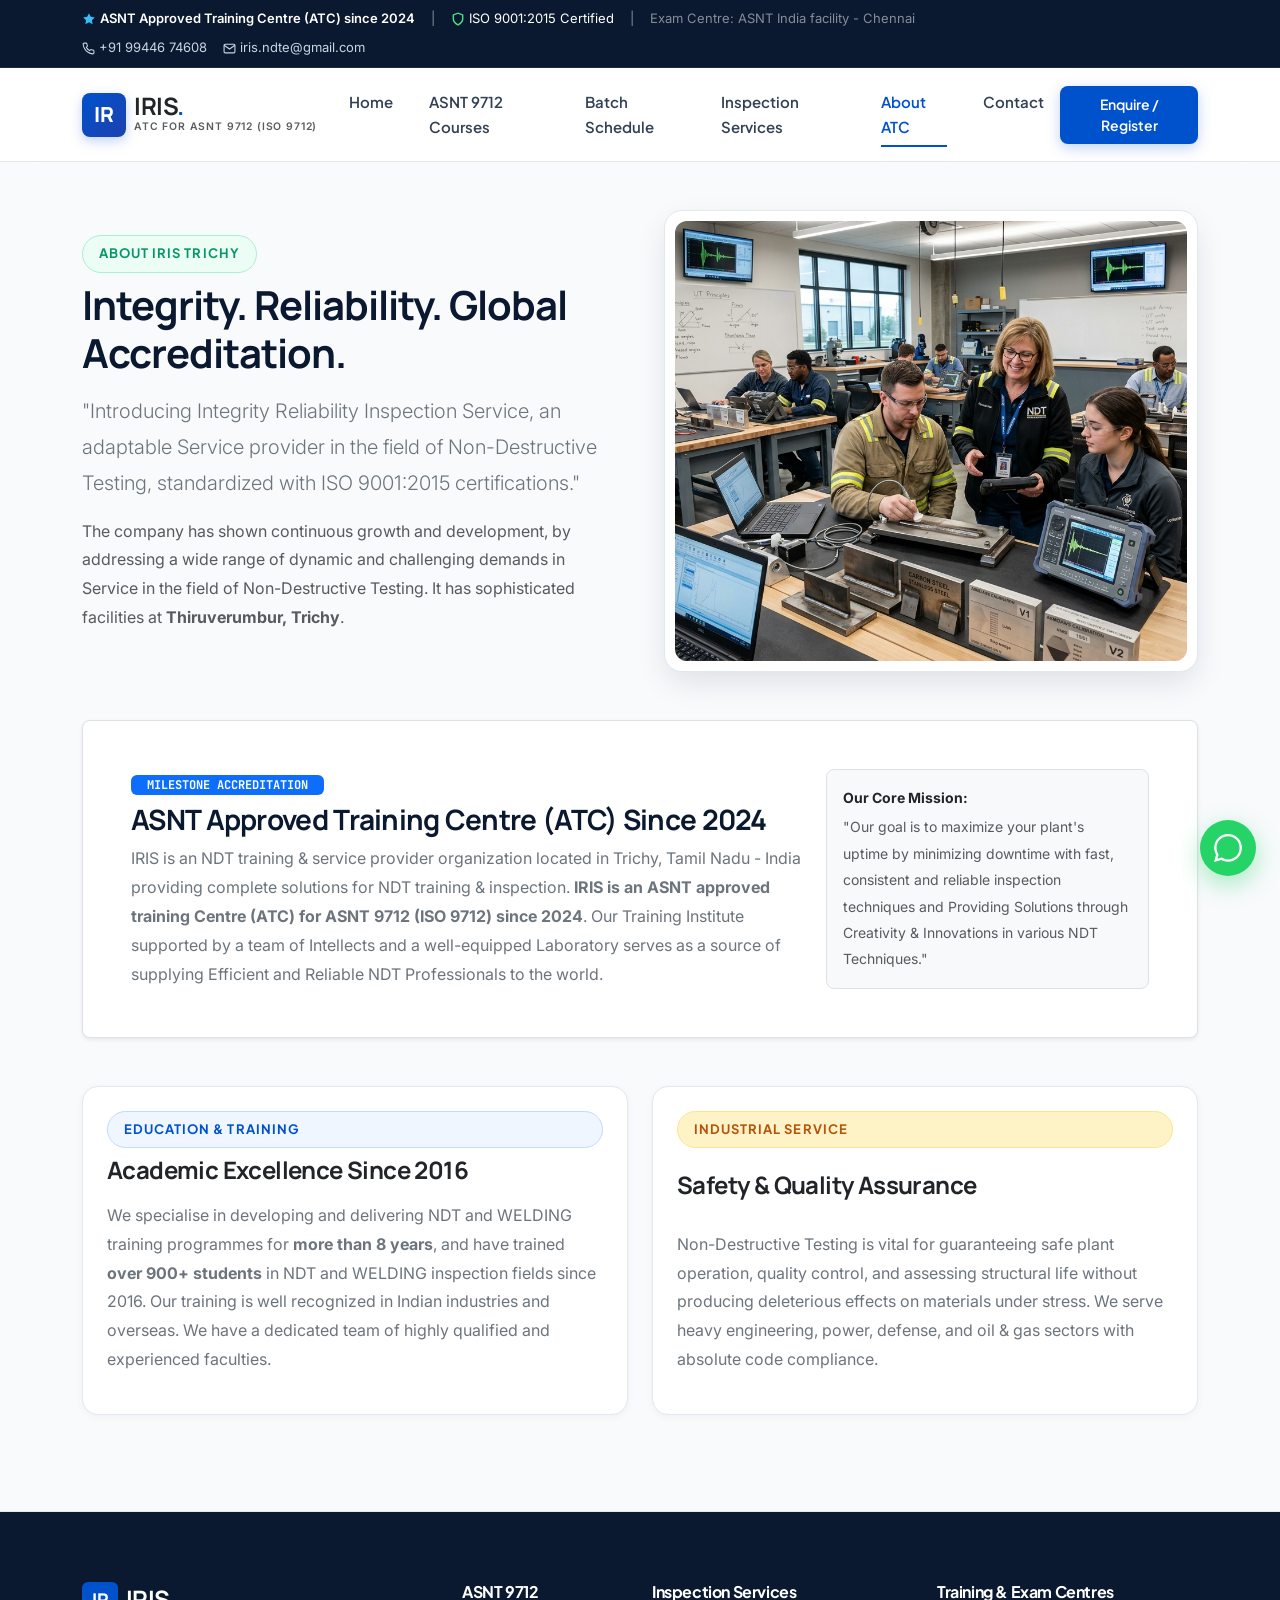
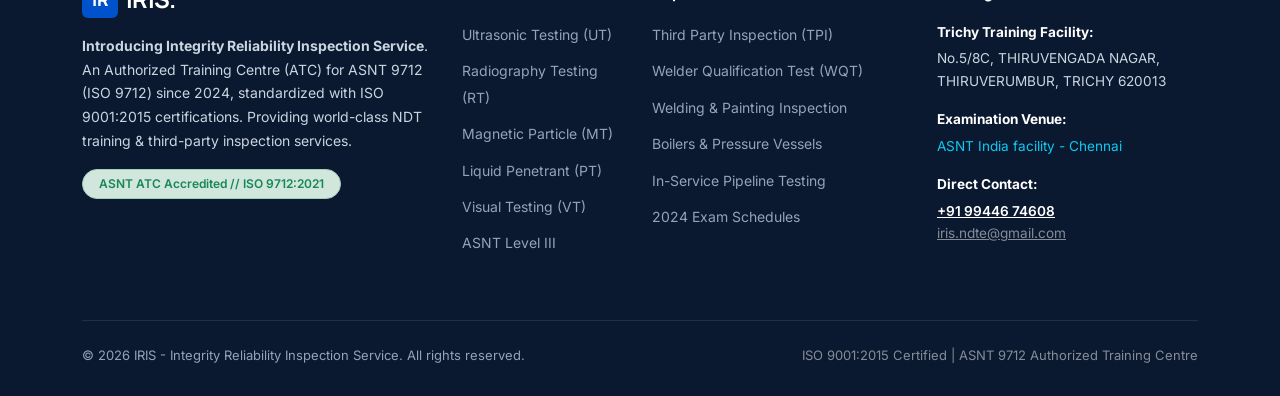
<file: about.html>
<!DOCTYPE html>
<html lang="en">
<head>
    <meta charset="UTF-8">
    <meta name="viewport" content="width=device-width, initial-scale=1.0">
    <title>About Us | Authorized Training Centre (ATC) Trichy</title>
    <meta name="description" content="IRIS - Authorized Training Centre (ATC) for ASNT 9712 (ISO 9712) in Trichy. ISO 9001:2015 certified NDT Level II and Level III training, examinations at ASNT India Chennai, Third Party Inspection (TPI), and Welder Qualification Testing.">
    
    <!-- Bootstrap 5.3.3 CSS -->
    <link href="https://cdn.jsdelivr.net/npm/bootstrap@5.3.3/dist/css/bootstrap.min.css" rel="stylesheet" integrity="sha384-QWTKZyjpPEjISv5WaRU9OFeRpok6YctnYmDr5pNlyT2bRjXh0JMhjY6hW+ALEwIH" crossorigin="anonymous">
    
    <!-- Custom Theme Stylesheet (Index 3 Corporate Light Blue) -->
    <link rel="stylesheet" href="assets/css/custom.css">
    
    <!-- Favicon & Theme Color -->
    <meta name="theme-color" content="#0052CC">
</head>
<body>

    <!-- Institutional Accreditation Top Ribbon -->
    <div class="top-ribbon-bar">
        <div class="container d-flex flex-wrap justify-content-between align-items-center gap-2">
            <div class="d-flex align-items-center gap-3 flex-wrap">
                <span class="d-inline-flex align-items-center gap-1 fw-semibold text-white">
                    <svg width="14" height="14" viewBox="0 0 24 24" fill="#38BDF8"><path d="M12 2l3.09 6.26L22 9.27l-5 4.87 1.18 6.88L12 17.77l-6.18 3.25L7 14.14 2 9.27l6.91-1.01L12 2z"/></svg>
                    ASNT Approved Training Centre (ATC) since 2024
                </span>
                <span class="text-white-50">|</span>
                <span class="d-inline-flex align-items-center gap-1 text-white">
                    <svg width="14" height="14" viewBox="0 0 24 24" fill="none" stroke="#4ADE80" stroke-width="2.5"><path d="M12 22s8-4 8-10V5l-8-3-8 3v7c0 6 8 10 8 10z"/></svg>
                    ISO 9001:2015 Certified
                </span>
                <span class="text-white-50 d-none d-lg-inline">|</span>
                <span class="text-white-50 d-none d-lg-inline">
                    Exam Centre: ASNT India facility - Chennai                </span>
            </div>
            <div class="d-flex align-items-center gap-3">
                <a href="tel:+91 99446 74608" class="d-inline-flex align-items-center gap-1">
                    <svg width="13" height="13" viewBox="0 0 24 24" fill="none" stroke="currentColor" stroke-width="2"><path d="M22 16.92v3a2 2 0 0 1-2.18 2 19.79 19.79 0 0 1-8.63-3.07 19.5 19.5 0 0 1-6-6 19.79 19.79 0 0 1-3.07-8.67A2 2 0 0 1 4.11 2h3a2 2 0 0 1 2 1.72 12.84 12.84 0 0 0 .7 2.81 2 2 0 0 1-.45 2.11L8.09 9.91a16 16 0 0 0 6 6l1.27-1.27a2 2 0 0 1 2.11-.45 12.84 12.84 0 0 0 2.81.7A2 2 0 0 1 22 16.92z"></path></svg>
                    +91 99446 74608                </a>
                <a href="mailto:iris.ndte@gmail.com" class="d-none d-md-inline-flex align-items-center gap-1">
                    <svg width="13" height="13" viewBox="0 0 24 24" fill="none" stroke="currentColor" stroke-width="2"><path d="M4 4h16c1.1 0 2 .9 2 2v12c0 1.1-.9 2-2 2H4c-1.1 0-2-.9-2-2V6c0-1.1.9-2 2-2z"></path><polyline points="22,6 12,13 2,6"></polyline></svg>
                    iris.ndte@gmail.com                </a>
            </div>
        </div>
    </div>
<nav class="navbar navbar-expand-lg navbar-iris sticky-top">
    <div class="container">
        <!-- Brand Logo -->
        <a class="navbar-brand d-flex align-items-center gap-2 text-decoration-none" href="index.html">
            <div style="width: 44px; height: 44px; border-radius: 8px; background: linear-gradient(135deg, var(--iris-blue) 0%, #1E40AF 100%); color: #FFFFFF; font-family: var(--font-display); font-weight: 800; font-size: 1.3rem; display: flex; align-items: center; justify-content: center; box-shadow: 0 4px 12px rgba(0, 82, 204, 0.25);">
                IR
            </div>
            <div class="d-flex flex-column">
                <span class="fw-bold fs-4 text-dark lh-1" style="font-family: var(--font-display); letter-spacing: -0.02em;">
                    IRIS<span style="color: var(--iris-blue);">.</span>
                </span>
                <span class="text-uppercase fw-semibold text-muted" style="font-size: 0.65rem; letter-spacing: 0.08em;">
                    ATC for ASNT 9712 (ISO 9712)
                </span>
            </div>
        </a>

        <!-- Mobile Toggle Button -->
        <button class="navbar-toggler border-0 shadow-none" type="button" data-bs-toggle="collapse" data-bs-target="#irisNav" aria-controls="irisNav" aria-expanded="false" aria-label="Toggle navigation">
            <span class="navbar-toggler-icon"></span>
        </button>

        <!-- Nav Links -->
        <div class="collapse navbar-collapse" id="irisNav">
            <ul class="navbar-nav mx-auto mb-2 mb-lg-0 gap-lg-1">
                <li class="nav-item">
                    <a class="nav-link nav-link-iris " href="index.html">Home</a>
                </li>
                <li class="nav-item">
                    <a class="nav-link nav-link-iris " href="courses.html">ASNT 9712 Courses</a>
                </li>
                <li class="nav-item">
                    <a class="nav-link nav-link-iris " href="schedule.html">Batch Schedule</a>
                </li>
                <li class="nav-item">
                    <a class="nav-link nav-link-iris " href="services.html">Inspection Services</a>
                </li>
                <li class="nav-item">
                    <a class="nav-link nav-link-iris active" href="about.html">About ATC</a>
                </li>
                <li class="nav-item">
                    <a class="nav-link nav-link-iris " href="contact.html">Contact</a>
                </li>
            </ul>

            <!-- Nav Actions -->
            <div class="d-flex align-items-center gap-2">
                <a href="https://wa.me/919944674608?text=Hello%20IRIS%20Trichy,%20I%20would%20like%20to%20enquire%20or%20register%20for%20the%20ASNT%209712%20course." target="_blank" class="btn btn-iris-primary btn-sm px-3 py-2">
                    <span>Enquire / Register</span>
                </a>
            </div>
        </div>
    </div>
</nav>

<main class="py-5">
    <div class="container">
        <!-- Hero Header -->
        <div class="row align-items-center g-5 mb-5">
            <div class="col-lg-6">
                <span class="badge-atc verified mb-2">ABOUT IRIS TRICHY</span>
                <h1 class="fs-1 font-display mb-3" style="color: var(--iris-navy);">Integrity. Reliability. Global Accreditation.</h1>
                <p class="text-secondary lead" style="line-height: 1.8;">
                    "Introducing Integrity Reliability Inspection Service, an adaptable Service provider in the field of Non-Destructive Testing, standardized with ISO 9001:2015 certifications."
                </p>
                <p class="text-muted" style="line-height: 1.8;">
                    The company has shown continuous growth and development, by addressing a wide range of dynamic and challenging demands in Service in the field of Non-Destructive Testing. It has sophisticated facilities at <strong>Thiruverumbur, Trichy</strong>.
                </p>
            </div>
            <div class="col-lg-6">
                <div class="hero-iris-frame">
                    <img src="assets/images/training-lab.jpg" alt="IRIS NDT Classroom and Inspection Laboratory">
                </div>
            </div>
        </div>

        <!-- ATC Accreditation Highlight -->
        <div class="p-4 p-md-5 bg-white rounded-3 border shadow-sm mb-5">
            <div class="row g-4 align-items-center">
                <div class="col-lg-8">
                    <span class="badge bg-primary px-3 py-1 font-mono text-uppercase mb-2">MILESTONE ACCREDITATION</span>
                    <h2 class="fs-3 font-display" style="color: var(--iris-navy);">ASNT Approved Training Centre (ATC) Since 2024</h2>
                    <p class="text-secondary mb-0" style="line-height: 1.8;">
                        IRIS is an NDT training & service provider organization located in Trichy, Tamil Nadu - India providing complete solutions for NDT training & inspection. <strong>IRIS is an ASNT approved training Centre (ATC) for ASNT 9712 (ISO 9712) since 2024</strong>. Our Training Institute supported by a team of Intellects and a well-equipped Laboratory serves as a source of supplying Efficient and Reliable NDT Professionals to the world.
                    </p>
                </div>
                <div class="col-lg-4 text-lg-end">
                    <div class="p-3 bg-light rounded-3 border text-start">
                        <strong class="d-block text-dark small mb-1">Our Core Mission:</strong>
                        <span class="text-muted small">
                            "Our goal is to maximize your plant's uptime by minimizing downtime with fast, consistent and reliable inspection techniques and Providing Solutions through Creativity & Innovations in various NDT Techniques."
                        </span>
                    </div>
                </div>
            </div>
        </div>

        <!-- 8+ Years & 900+ Students Track Record -->
        <div class="row g-4 mb-5">
            <div class="col-md-6">
                <div class="card-iris p-4">
                    <span class="badge-atc mb-2">Education & Training</span>
                    <h3 class="fs-4 font-display text-dark mb-3">Academic Excellence Since 2016</h3>
                    <p class="text-secondary" style="line-height: 1.8;">
                        We specialise in developing and delivering NDT and WELDING training programmes for <strong>more than 8 years</strong>, and have trained <strong>over 900+ students</strong> in NDT and WELDING inspection fields since 2016. Our training is well recognized in Indian industries and overseas. We have a dedicated team of highly qualified and experienced faculties.
                    </p>
                </div>
            </div>
            <div class="col-md-6">
                <div class="card-iris p-4">
                    <span class="badge-atc mb-2" style="background: #FEF3C7; border-color: #FDE68A; color: #B45309;">Industrial Service</span>
                    <h3 class="fs-4 font-display text-dark mb-3">Safety & Quality Assurance</h3>
                    <p class="text-secondary" style="line-height: 1.8;">
                        Non-Destructive Testing is vital for guaranteeing safe plant operation, quality control, and assessing structural life without producing deleterious effects on materials under stress. We serve heavy engineering, power, defense, and oil & gas sectors with absolute code compliance.
                    </p>
                </div>
            </div>
        </div>
    </div>
</main>

    <!-- Institutional Footer -->
    <footer class="footer-iris">
        <div class="container">
            <div class="row g-4">
                <!-- Col 1: About ATC -->
                <div class="col-lg-4 col-md-6">
                    <div class="d-flex align-items-center gap-2 mb-3">
                        <div style="width: 36px; height: 36px; border-radius: 6px; background: #0052CC; color: #FFFFFF; font-family: var(--font-display); font-weight: 800; font-size: 1.1rem; display: flex; align-items: center; justify-content: center;">
                            IR
                        </div>
                        <h3 class="text-white fs-4 mb-0 font-display">IRIS<span>.</span></h3>
                    </div>
                    <p style="font-size: 0.875rem; line-height: 1.7; color: #CBD5E1;">
                        <strong>Introducing Integrity Reliability Inspection Service</strong>. An Authorized Training Centre (ATC) for ASNT 9712 (ISO 9712) since 2024, standardized with ISO 9001:2015 certifications. Providing world-class NDT training & third-party inspection services.
                    </p>
                    <div class="mt-3">
                        <span class="badge bg-success-subtle text-success border border-success-subtle px-3 py-2 rounded-pill fw-semibold" style="font-size: 0.75rem;">
                            ASNT ATC Accredited // ISO 9712:2021
                        </span>
                    </div>
                </div>

                <!-- Col 2: ASNT 9712 Courses -->
                <div class="col-lg-2 col-md-6 col-6">
                    <h4>ASNT 9712</h4>
                    <ul>
                        <li><a href="courses.html">Ultrasonic Testing (UT)</a></li>
                        <li><a href="courses.html">Radiography Testing (RT)</a></li>
                        <li><a href="courses.html">Magnetic Particle (MT)</a></li>
                        <li><a href="courses.html">Liquid Penetrant (PT)</a></li>
                        <li><a href="courses.html">Visual Testing (VT)</a></li>
                        <li><a href="courses.html">ASNT Level III</a></li>
                    </ul>
                </div>

                <!-- Col 3: Services -->
                <div class="col-lg-3 col-md-6 col-6">
                    <h4>Inspection Services</h4>
                    <ul>
                        <li><a href="services.html">Third Party Inspection (TPI)</a></li>
                        <li><a href="services.html">Welder Qualification Test (WQT)</a></li>
                        <li><a href="services.html">Welding & Painting Inspection</a></li>
                        <li><a href="services.html">Boilers & Pressure Vessels</a></li>
                        <li><a href="services.html">In-Service Pipeline Testing</a></li>
                        <li><a href="schedule.html">2024 Exam Schedules</a></li>
                    </ul>
                </div>

                <!-- Col 4: Facility & Exam Locations -->
                <div class="col-lg-3 col-md-6">
                    <h4>Training & Exam Centres</h4>
                    <div class="mb-3" style="font-size: 0.85rem; color: #CBD5E1;">
                        <strong class="d-block text-white mb-1">Trichy Training Facility:</strong>
                        <span>No.5/8C, THIRUVENGADA NAGAR, THIRUVERUMBUR, TRICHY 620013</span>
                    </div>
                    <div class="mb-3" style="font-size: 0.85rem; color: #CBD5E1;">
                        <strong class="d-block text-white mb-1">Examination Venue:</strong>
                        <span class="text-info">ASNT India facility - Chennai</span>
                    </div>
                    <div style="font-size: 0.85rem; color: #CBD5E1;">
                        <strong class="d-block text-white mb-1">Direct Contact:</strong>
                        <a href="tel:+91 99446 74608" class="d-block text-white fw-semibold">+91 99446 74608</a>
                        <a href="mailto:iris.ndte@gmail.com" class="d-block text-white-50">iris.ndte@gmail.com</a>
                    </div>
                </div>
            </div>

            <!-- Footer Bottom -->
            <div class="footer-bottom-iris d-flex flex-wrap justify-content-between align-items-center gap-2">
                <div>
                    &copy; 2026 IRIS - Integrity Reliability Inspection Service. All rights reserved.
                </div>
                <div class="text-white-50">
                    ISO 9001:2015 Certified | ASNT 9712 Authorized Training Centre
                </div>
            </div>
        </div>
    </footer>

    <!-- Floating WhatsApp Action Button -->
    <a href="https://wa.me/919944674608?text=Hello%20IRIS%20Trichy,%20I%20am%20enquiring%20about%20your%20ASNT%209712%20training%20and%20inspection%20services." 
       target="_blank" 
       class="floating-wa-btn" 
       title="Chat with IRIS on WhatsApp" 
       aria-label="WhatsApp Contact">
        <svg width="28" height="28" viewBox="0 0 24 24" fill="currentColor">
            <path d="M.057 24l1.687-6.163c-1.041-1.804-1.588-3.849-1.587-5.946.003-6.556 5.338-11.891 11.893-11.891 3.181.001 6.167 1.24 8.413 3.488 2.245 2.248 3.481 5.236 3.48 8.414-.003 6.557-5.338 11.892-11.893 11.892-1.99-.001-3.951-.5-5.688-1.448l-6.305 1.654zm6.597-3.807c1.676.995 3.276 1.591 5.392 1.592 5.448 0 9.886-4.434 9.889-9.885.002-5.462-4.415-9.89-9.881-9.892-5.452 0-9.887 4.434-9.889 9.884-.001 2.225.651 3.891 1.746 5.634l-.999 3.648 3.742-.981z"/>
        </svg>
    </a>

    <!-- Course Detail Reusable Modal -->
    <!-- Course Detail & Syllabus Modal -->
<div class="modal fade" id="courseDetailModal" tabindex="-1" aria-labelledby="modalCourseTitle" aria-hidden="true">
    <div class="modal-dialog modal-dialog-centered modal-lg">
        <div class="modal-content border-0 shadow-lg rounded-3">
            <div class="modal-header text-white" style="background-color: var(--iris-navy);">
                <div>
                    <span class="badge bg-primary px-3 py-1 font-mono text-uppercase mb-1" id="modalCourseLevel">Level –II</span>
                    <h4 class="modal-title font-display fs-5" id="modalCourseTitle">Course Details</h4>
                </div>
                <button type="button" class="btn-close btn-close-white" data-bs-dismiss="modal" aria-label="Close"></button>
            </div>
            <div class="modal-body p-4">
                <div class="row g-3 mb-4">
                    <div class="col-md-6">
                        <div class="p-3 bg-light rounded-3 border">
                            <span class="text-uppercase text-muted fw-bold d-block small mb-1">Required Duration:</span>
                            <strong class="fs-6 text-primary" id="modalCourseDuration">18 Days (8 Hours/Day)</strong>
                        </div>
                    </div>
                    <div class="col-md-6">
                        <div class="p-3 bg-light rounded-3 border">
                            <span class="text-uppercase text-muted fw-bold d-block small mb-1">Examination Venue:</span>
                            <strong class="fs-6 text-dark" id="modalCourseExam">ASNT India facility - Chennai</strong>
                        </div>
                    </div>
                </div>

                <div class="mb-3">
                    <h5 class="fs-6 fw-bold text-dark mb-2">Program Overview:</h5>
                    <p class="text-secondary" id="modalCourseDesc" style="line-height: 1.7;"></p>
                </div>

                <div class="p-3 bg-primary-subtle rounded-3 border border-primary-subtle mb-3">
                    <h5 class="fs-6 fw-bold text-primary mb-1">Techniques Taught:</h5>
                    <p class="mb-0 text-dark small" id="modalCourseTech"></p>
                </div>

                <div class="p-3 bg-warning-subtle rounded-3 border border-warning-subtle mb-4">
                    <h5 class="fs-6 fw-bold text-dark mb-1">Sectors Covered (Welding, Casting & Forging):</h5>
                    <p class="mb-0 text-dark small" id="modalCourseSectors"></p>
                </div>

                <div class="d-flex justify-content-end gap-2 flex-wrap">
                    <button type="button" class="btn btn-outline-secondary" data-bs-dismiss="modal">Close</button>
                    <a href="#" id="modalWhatsAppBtn" target="_blank" class="btn btn-iris-primary">
                        Enquire / Register on WhatsApp
                    </a>
                </div>
            </div>
        </div>
    </div>
</div>

    <!-- Bootstrap 5.3.3 JS Bundle -->
    <script src="https://cdn.jsdelivr.net/npm/bootstrap@5.3.3/dist/js/bootstrap.bundle.min.js" integrity="sha384-YvpcrYf0tY3lHB60NNkmXc5s9fDVZLESaAA55NDzOxhy9GkcIdslK1eN7N6jIeHz" crossorigin="anonymous"></script>
    
    <!-- Application JS -->
    <script src="assets/js/app.js"></script>
</body>
</html>
</file>
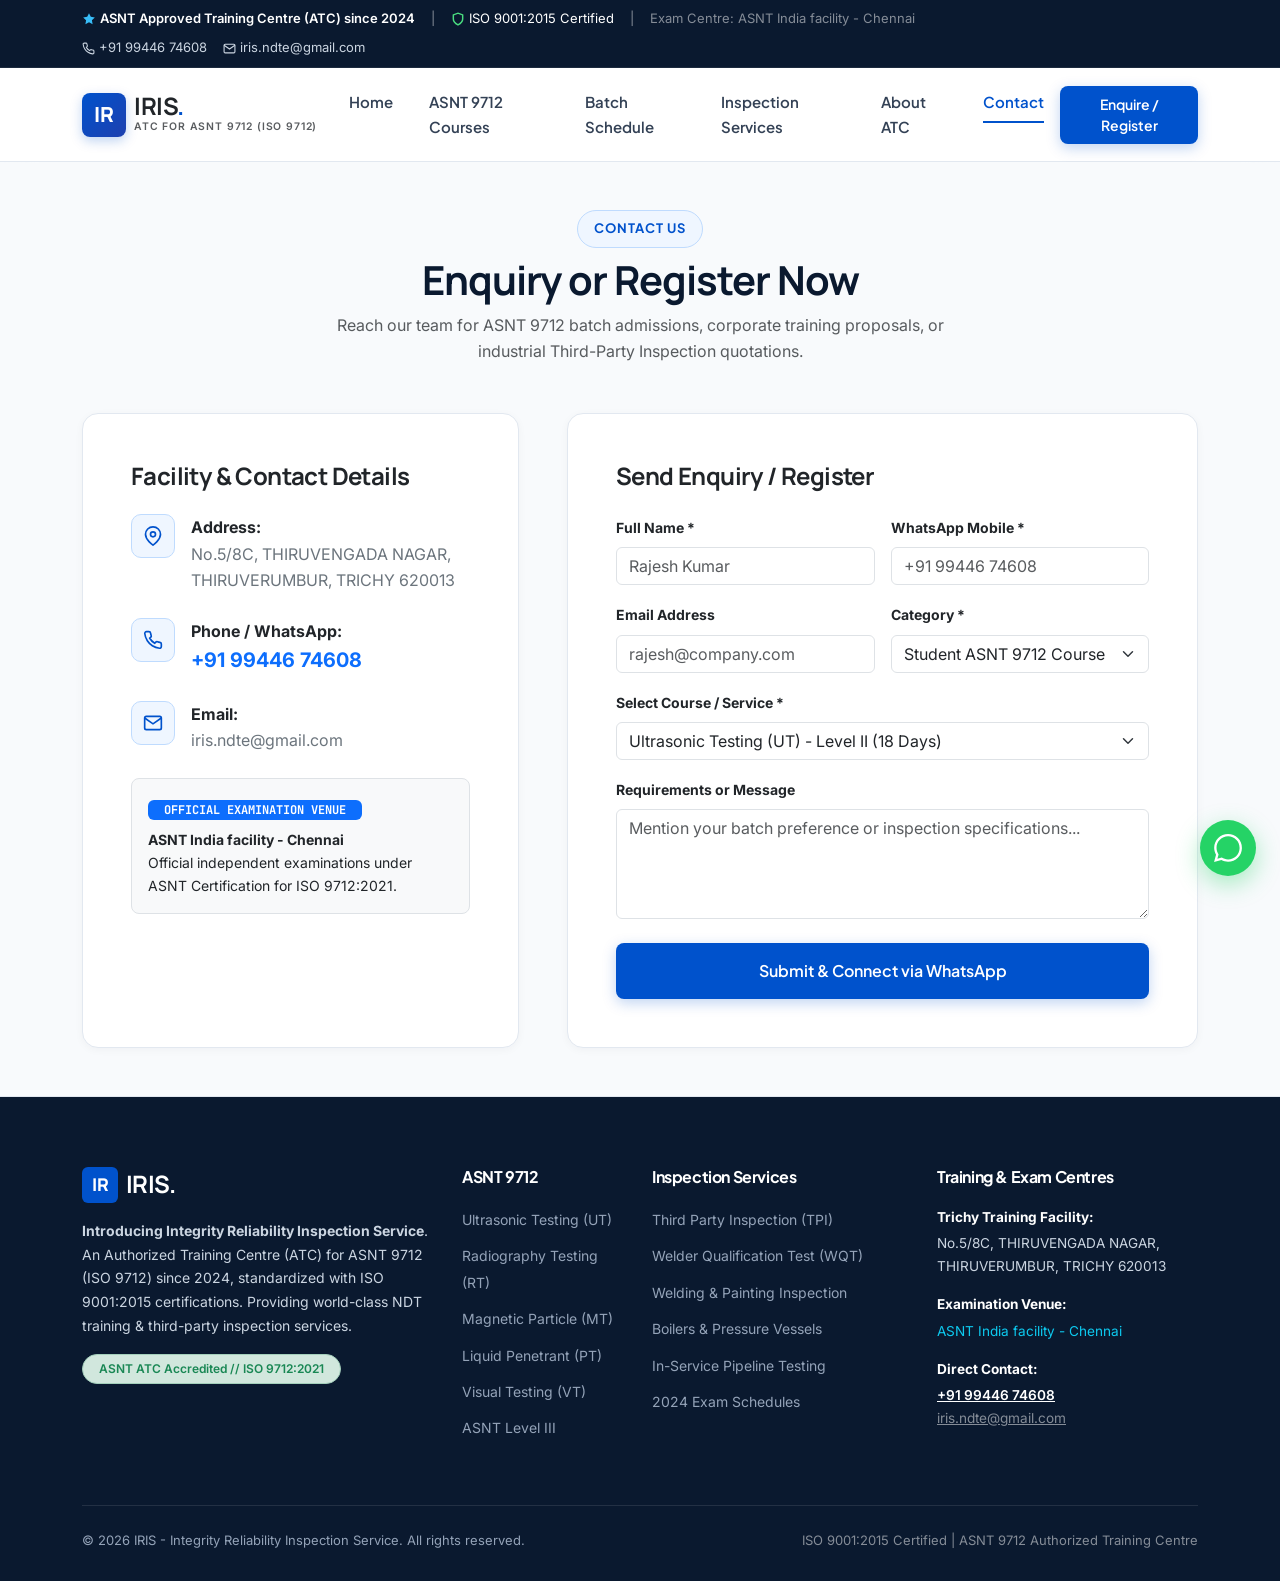
<file: contact.html>
<!DOCTYPE html>
<html lang="en">
<head>
    <meta charset="UTF-8">
    <meta name="viewport" content="width=device-width, initial-scale=1.0">
    <title>Contact Us | Enquiry &amp; Course Registration</title>
    <meta name="description" content="IRIS - Authorized Training Centre (ATC) for ASNT 9712 (ISO 9712) in Trichy. ISO 9001:2015 certified NDT Level II and Level III training, examinations at ASNT India Chennai, Third Party Inspection (TPI), and Welder Qualification Testing.">
    
    <!-- Bootstrap 5.3.3 CSS -->
    <link href="https://cdn.jsdelivr.net/npm/bootstrap@5.3.3/dist/css/bootstrap.min.css" rel="stylesheet" integrity="sha384-QWTKZyjpPEjISv5WaRU9OFeRpok6YctnYmDr5pNlyT2bRjXh0JMhjY6hW+ALEwIH" crossorigin="anonymous">
    
    <!-- Custom Theme Stylesheet (Index 3 Corporate Light Blue) -->
    <link rel="stylesheet" href="assets/css/custom.css">
    
    <!-- Favicon & Theme Color -->
    <meta name="theme-color" content="#0052CC">
</head>
<body>

    <!-- Institutional Accreditation Top Ribbon -->
    <div class="top-ribbon-bar">
        <div class="container d-flex flex-wrap justify-content-between align-items-center gap-2">
            <div class="d-flex align-items-center gap-3 flex-wrap">
                <span class="d-inline-flex align-items-center gap-1 fw-semibold text-white">
                    <svg width="14" height="14" viewBox="0 0 24 24" fill="#38BDF8"><path d="M12 2l3.09 6.26L22 9.27l-5 4.87 1.18 6.88L12 17.77l-6.18 3.25L7 14.14 2 9.27l6.91-1.01L12 2z"/></svg>
                    ASNT Approved Training Centre (ATC) since 2024
                </span>
                <span class="text-white-50">|</span>
                <span class="d-inline-flex align-items-center gap-1 text-white">
                    <svg width="14" height="14" viewBox="0 0 24 24" fill="none" stroke="#4ADE80" stroke-width="2.5"><path d="M12 22s8-4 8-10V5l-8-3-8 3v7c0 6 8 10 8 10z"/></svg>
                    ISO 9001:2015 Certified
                </span>
                <span class="text-white-50 d-none d-lg-inline">|</span>
                <span class="text-white-50 d-none d-lg-inline">
                    Exam Centre: ASNT India facility - Chennai                </span>
            </div>
            <div class="d-flex align-items-center gap-3">
                <a href="tel:+91 99446 74608" class="d-inline-flex align-items-center gap-1">
                    <svg width="13" height="13" viewBox="0 0 24 24" fill="none" stroke="currentColor" stroke-width="2"><path d="M22 16.92v3a2 2 0 0 1-2.18 2 19.79 19.79 0 0 1-8.63-3.07 19.5 19.5 0 0 1-6-6 19.79 19.79 0 0 1-3.07-8.67A2 2 0 0 1 4.11 2h3a2 2 0 0 1 2 1.72 12.84 12.84 0 0 0 .7 2.81 2 2 0 0 1-.45 2.11L8.09 9.91a16 16 0 0 0 6 6l1.27-1.27a2 2 0 0 1 2.11-.45 12.84 12.84 0 0 0 2.81.7A2 2 0 0 1 22 16.92z"></path></svg>
                    +91 99446 74608                </a>
                <a href="mailto:iris.ndte@gmail.com" class="d-none d-md-inline-flex align-items-center gap-1">
                    <svg width="13" height="13" viewBox="0 0 24 24" fill="none" stroke="currentColor" stroke-width="2"><path d="M4 4h16c1.1 0 2 .9 2 2v12c0 1.1-.9 2-2 2H4c-1.1 0-2-.9-2-2V6c0-1.1.9-2 2-2z"></path><polyline points="22,6 12,13 2,6"></polyline></svg>
                    iris.ndte@gmail.com                </a>
            </div>
        </div>
    </div>
<nav class="navbar navbar-expand-lg navbar-iris sticky-top">
    <div class="container">
        <!-- Brand Logo -->
        <a class="navbar-brand d-flex align-items-center gap-2 text-decoration-none" href="index.html">
            <div style="width: 44px; height: 44px; border-radius: 8px; background: linear-gradient(135deg, var(--iris-blue) 0%, #1E40AF 100%); color: #FFFFFF; font-family: var(--font-display); font-weight: 800; font-size: 1.3rem; display: flex; align-items: center; justify-content: center; box-shadow: 0 4px 12px rgba(0, 82, 204, 0.25);">
                IR
            </div>
            <div class="d-flex flex-column">
                <span class="fw-bold fs-4 text-dark lh-1" style="font-family: var(--font-display); letter-spacing: -0.02em;">
                    IRIS<span style="color: var(--iris-blue);">.</span>
                </span>
                <span class="text-uppercase fw-semibold text-muted" style="font-size: 0.65rem; letter-spacing: 0.08em;">
                    ATC for ASNT 9712 (ISO 9712)
                </span>
            </div>
        </a>

        <!-- Mobile Toggle Button -->
        <button class="navbar-toggler border-0 shadow-none" type="button" data-bs-toggle="collapse" data-bs-target="#irisNav" aria-controls="irisNav" aria-expanded="false" aria-label="Toggle navigation">
            <span class="navbar-toggler-icon"></span>
        </button>

        <!-- Nav Links -->
        <div class="collapse navbar-collapse" id="irisNav">
            <ul class="navbar-nav mx-auto mb-2 mb-lg-0 gap-lg-1">
                <li class="nav-item">
                    <a class="nav-link nav-link-iris " href="index.html">Home</a>
                </li>
                <li class="nav-item">
                    <a class="nav-link nav-link-iris " href="courses.html">ASNT 9712 Courses</a>
                </li>
                <li class="nav-item">
                    <a class="nav-link nav-link-iris " href="schedule.html">Batch Schedule</a>
                </li>
                <li class="nav-item">
                    <a class="nav-link nav-link-iris " href="services.html">Inspection Services</a>
                </li>
                <li class="nav-item">
                    <a class="nav-link nav-link-iris " href="about.html">About ATC</a>
                </li>
                <li class="nav-item">
                    <a class="nav-link nav-link-iris active" href="contact.html">Contact</a>
                </li>
            </ul>

            <!-- Nav Actions -->
            <div class="d-flex align-items-center gap-2">
                <a href="https://wa.me/919944674608?text=Hello%20IRIS%20Trichy,%20I%20would%20like%20to%20enquire%20or%20register%20for%20the%20ASNT%209712%20course." target="_blank" class="btn btn-iris-primary btn-sm px-3 py-2">
                    <span>Enquire / Register</span>
                </a>
            </div>
        </div>
    </div>
</nav>

<main class="py-5">
    <div class="container">
        <div class="text-center mb-5">
            <span class="badge-atc mb-2">CONTACT US</span>
            <h1 class="fs-1 font-display" style="color: var(--iris-navy);">Enquiry or Register Now</h1>
            <p class="text-muted mx-auto" style="max-width: 650px;">
                Reach our team for ASNT 9712 batch admissions, corporate training proposals, or industrial Third-Party Inspection quotations.
            </p>
        </div>

        <div class="row g-5">
            <!-- Contact Info -->
            <div class="col-lg-5">
                <div class="card-iris p-4 p-md-5 h-100">
                    <div>
                        <h3 class="fs-4 font-display text-dark mb-4">Facility & Contact Details</h3>

                        <div class="d-flex align-items-start gap-3 mb-4">
                            <div class="icon-box-iris mb-0" style="width: 44px; height: 44px; flex-shrink: 0;">
                                <svg width="20" height="20" viewBox="0 0 24 24" fill="none" stroke="currentColor" stroke-width="2"><path d="M21 10c0 7-9 13-9 13s-9-6-9-13a9 9 0 0 1 18 0z"></path><circle cx="12" cy="10" r="3"></circle></svg>
                            </div>
                            <div>
                                <strong class="d-block text-dark">Address:</strong>
                                <span class="text-secondary">No.5/8C, THIRUVENGADA NAGAR, THIRUVERUMBUR, TRICHY 620013</span>
                            </div>
                        </div>

                        <div class="d-flex align-items-start gap-3 mb-4">
                            <div class="icon-box-iris mb-0" style="width: 44px; height: 44px; flex-shrink: 0;">
                                <svg width="20" height="20" viewBox="0 0 24 24" fill="none" stroke="currentColor" stroke-width="2"><path d="M22 16.92v3a2 2 0 0 1-2.18 2 19.79 19.79 0 0 1-8.63-3.07 19.5 19.5 0 0 1-6-6 19.79 19.79 0 0 1-3.07-8.67A2 2 0 0 1 4.11 2h3a2 2 0 0 1 2 1.72 12.84 12.84 0 0 0 .7 2.81 2 2 0 0 1-.45 2.11L8.09 9.91a16 16 0 0 0 6 6l1.27-1.27a2 2 0 0 1 2.11-.45 12.84 12.84 0 0 0 2.81.7A2 2 0 0 1 22 16.92z"></path></svg>
                            </div>
                            <div>
                                <strong class="d-block text-dark">Phone / WhatsApp:</strong>
                                <a href="tel:+91 99446 74608" class="text-primary fw-bold text-decoration-none fs-5">+91 99446 74608</a>
                            </div>
                        </div>

                        <div class="d-flex align-items-start gap-3 mb-4">
                            <div class="icon-box-iris mb-0" style="width: 44px; height: 44px; flex-shrink: 0;">
                                <svg width="20" height="20" viewBox="0 0 24 24" fill="none" stroke="currentColor" stroke-width="2"><path d="M4 4h16c1.1 0 2 .9 2 2v12c0 1.1-.9 2-2 2H4c-1.1 0-2-.9-2-2V6c0-1.1.9-2 2-2z"></path><polyline points="22,6 12,13 2,6"></polyline></svg>
                            </div>
                            <div>
                                <strong class="d-block text-dark">Email:</strong>
                                <a href="mailto:iris.ndte@gmail.com" class="text-secondary text-decoration-none">iris.ndte@gmail.com</a>
                            </div>
                        </div>

                        <div class="p-3 bg-light rounded-3 border">
                            <span class="badge bg-primary px-3 py-1 font-mono text-uppercase mb-2">OFFICIAL EXAMINATION VENUE</span>
                            <p class="mb-0 text-dark small">
                                <strong>ASNT India facility - Chennai</strong><br>
                                Official independent examinations under ASNT Certification for ISO 9712:2021.
                            </p>
                        </div>
                    </div>
                </div>
            </div>

            <!-- Form -->
            <div class="col-lg-7">
                <div class="card-iris p-4 p-md-5">
                    <h3 class="fs-4 font-display text-dark mb-4">Send Enquiry / Register</h3>
                    <form id="irisEnquiryForm">
                        <div class="row g-3 mb-3">
                            <div class="col-md-6">
                                <label class="form-label small fw-bold text-dark" for="enqName">Full Name *</label>
                                <input type="text" class="form-control" id="enqName" placeholder="Rajesh Kumar" required>
                            </div>
                            <div class="col-md-6">
                                <label class="form-label small fw-bold text-dark" for="enqPhone">WhatsApp Mobile *</label>
                                <input type="tel" class="form-control" id="enqPhone" placeholder="+91 99446 74608" required>
                            </div>
                        </div>

                        <div class="row g-3 mb-3">
                            <div class="col-md-6">
                                <label class="form-label small fw-bold text-dark" for="enqEmail">Email Address</label>
                                <input type="email" class="form-control" id="enqEmail" placeholder="rajesh@company.com">
                            </div>
                            <div class="col-md-6">
                                <label class="form-label small fw-bold text-dark" for="enqType">Category *</label>
                                <select class="form-select" id="enqType">
                                    <option value="Student ASNT 9712 Course">Student ASNT 9712 Course</option>
                                    <option value="Corporate NDT Training">Corporate NDT Training</option>
                                    <option value="Third Party Inspection (TPI)">Third Party Inspection (TPI)</option>
                                    <option value="Welder Qualification (WQT)">Welder Qualification (WQT)</option>
                                </select>
                            </div>
                        </div>

                        <div class="mb-3">
                            <label class="form-label small fw-bold text-dark" for="enqCourse">Select Course / Service *</label>
                            <select class="form-select" id="enqCourse">
                                <option value="Ultrasonic Testing (UT) - Level II (18 Days)">Ultrasonic Testing (UT) - Level II (18 Days)</option>
                                <option value="Radiography Testing (RT with RTFI) - Level II (15 Days)">Radiography Testing (RT with RTFI) - Level II (15 Days)</option>
                                <option value="Magnetic Particle Testing (MT) - Level II (5 Days)">Magnetic Particle Testing (MT) - Level II (5 Days)</option>
                                <option value="Liquid Penetrant Testing (PT) - Level II (5 Days)">Liquid Penetrant Testing (PT) - Level II (5 Days)</option>
                                <option value="Visual Inspection Testing (VT) - Level II (5 Days)">Visual Inspection Testing (VT) - Level II (5 Days)</option>
                                <option value="ASNT Level III Preparatory Masterclass">ASNT Level III Preparatory Masterclass</option>
                                <option value="Welding Inspection Course">Welding Inspection Course</option>
                                <option value="Painting Inspection Course">Painting Inspection Course</option>
                                <option value="Third Party Inspection (TPI)">Third Party Inspection (TPI)</option>
                                <option value="Welder Qualification Test (WQT)">Welder Qualification Test (WQT)</option>
                            </select>
                        </div>

                        <div class="mb-4">
                            <label class="form-label small fw-bold text-dark" for="enqMessage">Requirements or Message</label>
                            <textarea class="form-control" id="enqMessage" rows="4" placeholder="Mention your batch preference or inspection specifications..."></textarea>
                        </div>

                        <button type="submit" class="btn btn-iris-primary w-100 py-3">
                            Submit & Connect via WhatsApp
                        </button>
                    </form>
                </div>
            </div>
        </div>
    </div>
</main>

    <!-- Institutional Footer -->
    <footer class="footer-iris">
        <div class="container">
            <div class="row g-4">
                <!-- Col 1: About ATC -->
                <div class="col-lg-4 col-md-6">
                    <div class="d-flex align-items-center gap-2 mb-3">
                        <div style="width: 36px; height: 36px; border-radius: 6px; background: #0052CC; color: #FFFFFF; font-family: var(--font-display); font-weight: 800; font-size: 1.1rem; display: flex; align-items: center; justify-content: center;">
                            IR
                        </div>
                        <h3 class="text-white fs-4 mb-0 font-display">IRIS<span>.</span></h3>
                    </div>
                    <p style="font-size: 0.875rem; line-height: 1.7; color: #CBD5E1;">
                        <strong>Introducing Integrity Reliability Inspection Service</strong>. An Authorized Training Centre (ATC) for ASNT 9712 (ISO 9712) since 2024, standardized with ISO 9001:2015 certifications. Providing world-class NDT training & third-party inspection services.
                    </p>
                    <div class="mt-3">
                        <span class="badge bg-success-subtle text-success border border-success-subtle px-3 py-2 rounded-pill fw-semibold" style="font-size: 0.75rem;">
                            ASNT ATC Accredited // ISO 9712:2021
                        </span>
                    </div>
                </div>

                <!-- Col 2: ASNT 9712 Courses -->
                <div class="col-lg-2 col-md-6 col-6">
                    <h4>ASNT 9712</h4>
                    <ul>
                        <li><a href="courses.html">Ultrasonic Testing (UT)</a></li>
                        <li><a href="courses.html">Radiography Testing (RT)</a></li>
                        <li><a href="courses.html">Magnetic Particle (MT)</a></li>
                        <li><a href="courses.html">Liquid Penetrant (PT)</a></li>
                        <li><a href="courses.html">Visual Testing (VT)</a></li>
                        <li><a href="courses.html">ASNT Level III</a></li>
                    </ul>
                </div>

                <!-- Col 3: Services -->
                <div class="col-lg-3 col-md-6 col-6">
                    <h4>Inspection Services</h4>
                    <ul>
                        <li><a href="services.html">Third Party Inspection (TPI)</a></li>
                        <li><a href="services.html">Welder Qualification Test (WQT)</a></li>
                        <li><a href="services.html">Welding & Painting Inspection</a></li>
                        <li><a href="services.html">Boilers & Pressure Vessels</a></li>
                        <li><a href="services.html">In-Service Pipeline Testing</a></li>
                        <li><a href="schedule.html">2024 Exam Schedules</a></li>
                    </ul>
                </div>

                <!-- Col 4: Facility & Exam Locations -->
                <div class="col-lg-3 col-md-6">
                    <h4>Training & Exam Centres</h4>
                    <div class="mb-3" style="font-size: 0.85rem; color: #CBD5E1;">
                        <strong class="d-block text-white mb-1">Trichy Training Facility:</strong>
                        <span>No.5/8C, THIRUVENGADA NAGAR, THIRUVERUMBUR, TRICHY 620013</span>
                    </div>
                    <div class="mb-3" style="font-size: 0.85rem; color: #CBD5E1;">
                        <strong class="d-block text-white mb-1">Examination Venue:</strong>
                        <span class="text-info">ASNT India facility - Chennai</span>
                    </div>
                    <div style="font-size: 0.85rem; color: #CBD5E1;">
                        <strong class="d-block text-white mb-1">Direct Contact:</strong>
                        <a href="tel:+91 99446 74608" class="d-block text-white fw-semibold">+91 99446 74608</a>
                        <a href="mailto:iris.ndte@gmail.com" class="d-block text-white-50">iris.ndte@gmail.com</a>
                    </div>
                </div>
            </div>

            <!-- Footer Bottom -->
            <div class="footer-bottom-iris d-flex flex-wrap justify-content-between align-items-center gap-2">
                <div>
                    &copy; 2026 IRIS - Integrity Reliability Inspection Service. All rights reserved.
                </div>
                <div class="text-white-50">
                    ISO 9001:2015 Certified | ASNT 9712 Authorized Training Centre
                </div>
            </div>
        </div>
    </footer>

    <!-- Floating WhatsApp Action Button -->
    <a href="https://wa.me/919944674608?text=Hello%20IRIS%20Trichy,%20I%20am%20enquiring%20about%20your%20ASNT%209712%20training%20and%20inspection%20services." 
       target="_blank" 
       class="floating-wa-btn" 
       title="Chat with IRIS on WhatsApp" 
       aria-label="WhatsApp Contact">
        <svg width="28" height="28" viewBox="0 0 24 24" fill="currentColor">
            <path d="M.057 24l1.687-6.163c-1.041-1.804-1.588-3.849-1.587-5.946.003-6.556 5.338-11.891 11.893-11.891 3.181.001 6.167 1.24 8.413 3.488 2.245 2.248 3.481 5.236 3.48 8.414-.003 6.557-5.338 11.892-11.893 11.892-1.99-.001-3.951-.5-5.688-1.448l-6.305 1.654zm6.597-3.807c1.676.995 3.276 1.591 5.392 1.592 5.448 0 9.886-4.434 9.889-9.885.002-5.462-4.415-9.89-9.881-9.892-5.452 0-9.887 4.434-9.889 9.884-.001 2.225.651 3.891 1.746 5.634l-.999 3.648 3.742-.981z"/>
        </svg>
    </a>

    <!-- Course Detail Reusable Modal -->
    <!-- Course Detail & Syllabus Modal -->
<div class="modal fade" id="courseDetailModal" tabindex="-1" aria-labelledby="modalCourseTitle" aria-hidden="true">
    <div class="modal-dialog modal-dialog-centered modal-lg">
        <div class="modal-content border-0 shadow-lg rounded-3">
            <div class="modal-header text-white" style="background-color: var(--iris-navy);">
                <div>
                    <span class="badge bg-primary px-3 py-1 font-mono text-uppercase mb-1" id="modalCourseLevel">Level –II</span>
                    <h4 class="modal-title font-display fs-5" id="modalCourseTitle">Course Details</h4>
                </div>
                <button type="button" class="btn-close btn-close-white" data-bs-dismiss="modal" aria-label="Close"></button>
            </div>
            <div class="modal-body p-4">
                <div class="row g-3 mb-4">
                    <div class="col-md-6">
                        <div class="p-3 bg-light rounded-3 border">
                            <span class="text-uppercase text-muted fw-bold d-block small mb-1">Required Duration:</span>
                            <strong class="fs-6 text-primary" id="modalCourseDuration">18 Days (8 Hours/Day)</strong>
                        </div>
                    </div>
                    <div class="col-md-6">
                        <div class="p-3 bg-light rounded-3 border">
                            <span class="text-uppercase text-muted fw-bold d-block small mb-1">Examination Venue:</span>
                            <strong class="fs-6 text-dark" id="modalCourseExam">ASNT India facility - Chennai</strong>
                        </div>
                    </div>
                </div>

                <div class="mb-3">
                    <h5 class="fs-6 fw-bold text-dark mb-2">Program Overview:</h5>
                    <p class="text-secondary" id="modalCourseDesc" style="line-height: 1.7;"></p>
                </div>

                <div class="p-3 bg-primary-subtle rounded-3 border border-primary-subtle mb-3">
                    <h5 class="fs-6 fw-bold text-primary mb-1">Techniques Taught:</h5>
                    <p class="mb-0 text-dark small" id="modalCourseTech"></p>
                </div>

                <div class="p-3 bg-warning-subtle rounded-3 border border-warning-subtle mb-4">
                    <h5 class="fs-6 fw-bold text-dark mb-1">Sectors Covered (Welding, Casting & Forging):</h5>
                    <p class="mb-0 text-dark small" id="modalCourseSectors"></p>
                </div>

                <div class="d-flex justify-content-end gap-2 flex-wrap">
                    <button type="button" class="btn btn-outline-secondary" data-bs-dismiss="modal">Close</button>
                    <a href="#" id="modalWhatsAppBtn" target="_blank" class="btn btn-iris-primary">
                        Enquire / Register on WhatsApp
                    </a>
                </div>
            </div>
        </div>
    </div>
</div>

    <!-- Bootstrap 5.3.3 JS Bundle -->
    <script src="https://cdn.jsdelivr.net/npm/bootstrap@5.3.3/dist/js/bootstrap.bundle.min.js" integrity="sha384-YvpcrYf0tY3lHB60NNkmXc5s9fDVZLESaAA55NDzOxhy9GkcIdslK1eN7N6jIeHz" crossorigin="anonymous"></script>
    
    <!-- Application JS -->
    <script src="assets/js/app.js"></script>
</body>
</html>
</file>
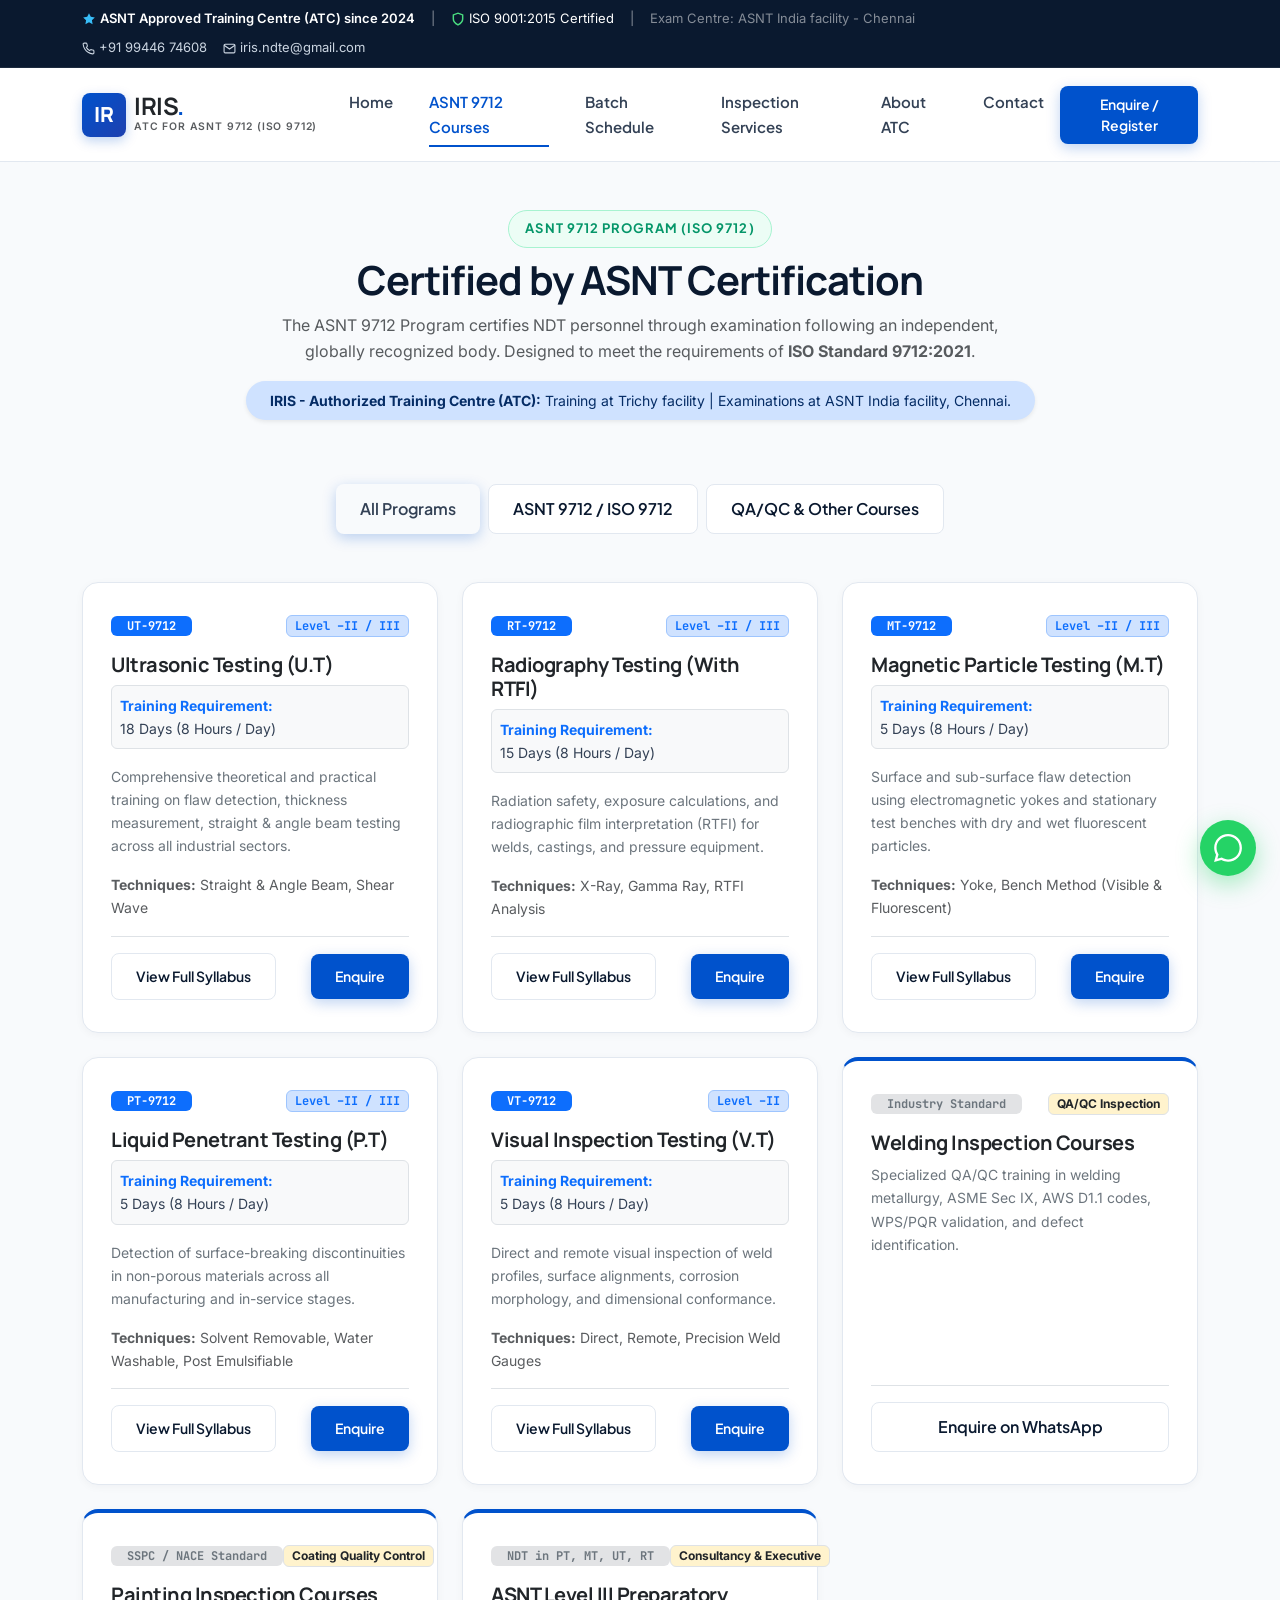
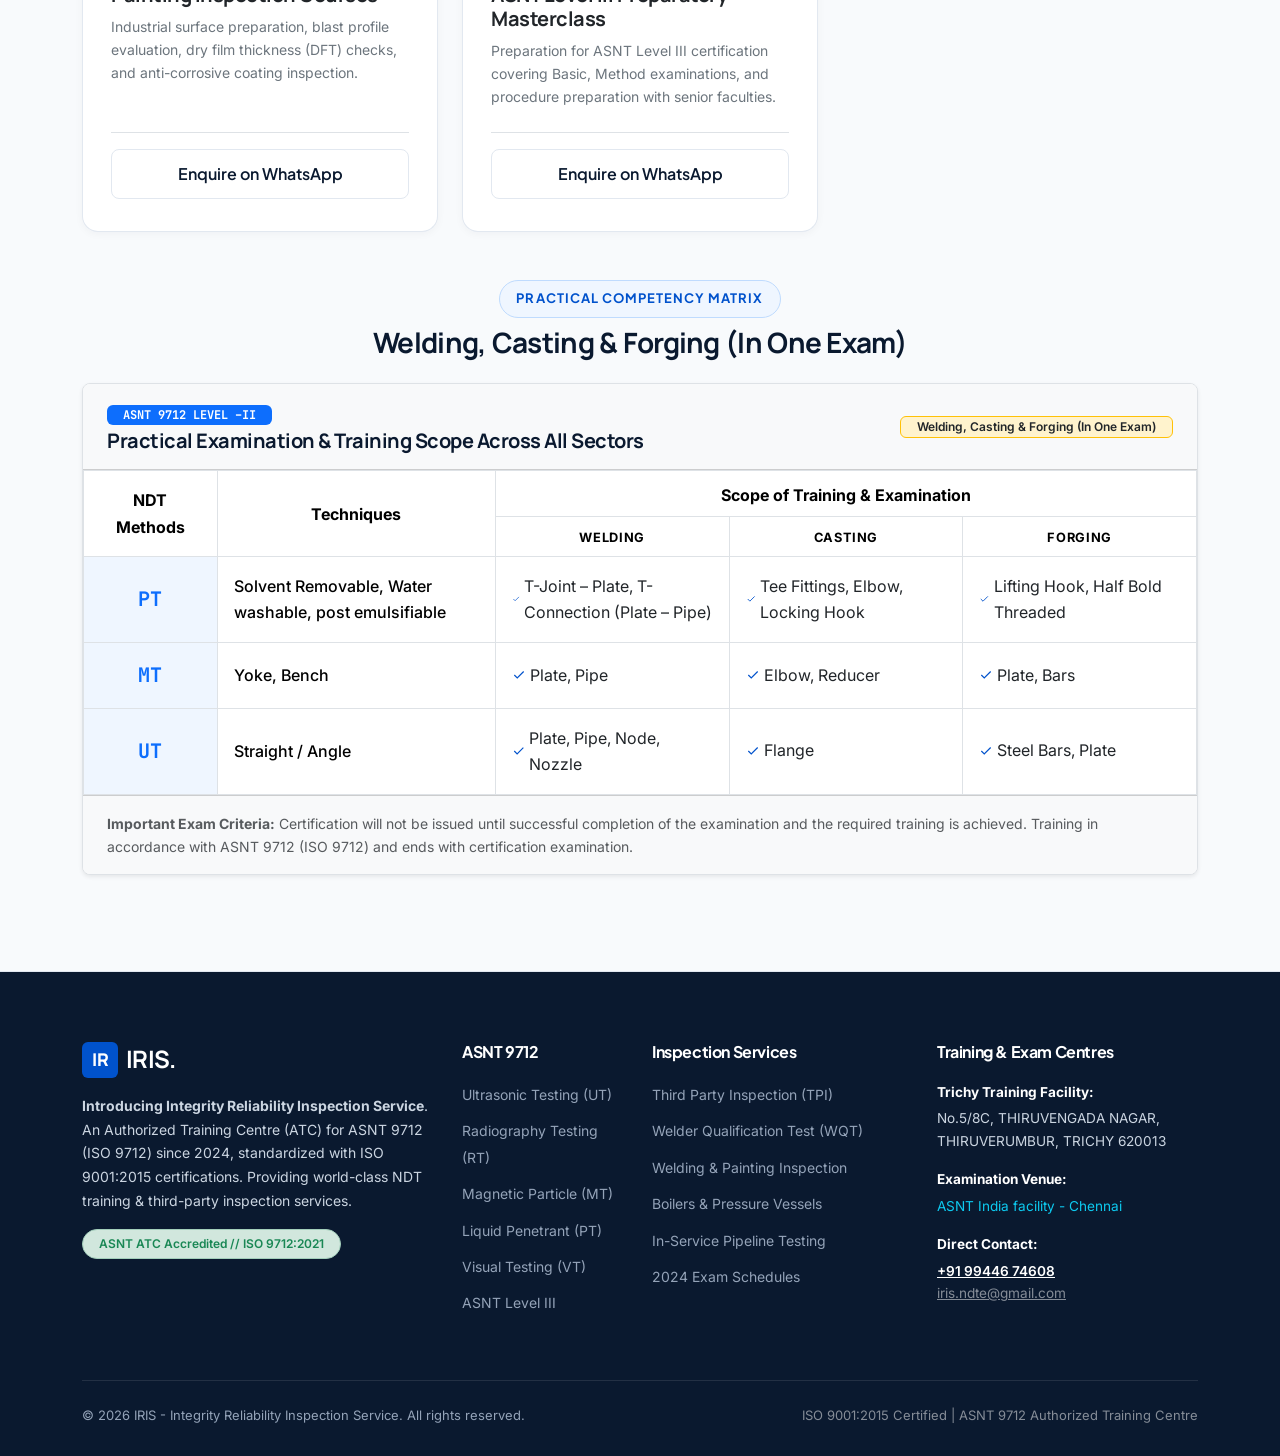
<file: courses.html>
<!DOCTYPE html>
<html lang="en">
<head>
    <meta charset="UTF-8">
    <meta name="viewport" content="width=device-width, initial-scale=1.0">
    <title>ASNT 9712 Courses (ISO 9712) | Level II &amp; III Training</title>
    <meta name="description" content="IRIS - Authorized Training Centre (ATC) for ASNT 9712 (ISO 9712) in Trichy. ISO 9001:2015 certified NDT Level II and Level III training, examinations at ASNT India Chennai, Third Party Inspection (TPI), and Welder Qualification Testing.">
    
    <!-- Bootstrap 5.3.3 CSS -->
    <link href="https://cdn.jsdelivr.net/npm/bootstrap@5.3.3/dist/css/bootstrap.min.css" rel="stylesheet" integrity="sha384-QWTKZyjpPEjISv5WaRU9OFeRpok6YctnYmDr5pNlyT2bRjXh0JMhjY6hW+ALEwIH" crossorigin="anonymous">
    
    <!-- Custom Theme Stylesheet (Index 3 Corporate Light Blue) -->
    <link rel="stylesheet" href="assets/css/custom.css">
    
    <!-- Favicon & Theme Color -->
    <meta name="theme-color" content="#0052CC">
</head>
<body>

    <!-- Institutional Accreditation Top Ribbon -->
    <div class="top-ribbon-bar">
        <div class="container d-flex flex-wrap justify-content-between align-items-center gap-2">
            <div class="d-flex align-items-center gap-3 flex-wrap">
                <span class="d-inline-flex align-items-center gap-1 fw-semibold text-white">
                    <svg width="14" height="14" viewBox="0 0 24 24" fill="#38BDF8"><path d="M12 2l3.09 6.26L22 9.27l-5 4.87 1.18 6.88L12 17.77l-6.18 3.25L7 14.14 2 9.27l6.91-1.01L12 2z"/></svg>
                    ASNT Approved Training Centre (ATC) since 2024
                </span>
                <span class="text-white-50">|</span>
                <span class="d-inline-flex align-items-center gap-1 text-white">
                    <svg width="14" height="14" viewBox="0 0 24 24" fill="none" stroke="#4ADE80" stroke-width="2.5"><path d="M12 22s8-4 8-10V5l-8-3-8 3v7c0 6 8 10 8 10z"/></svg>
                    ISO 9001:2015 Certified
                </span>
                <span class="text-white-50 d-none d-lg-inline">|</span>
                <span class="text-white-50 d-none d-lg-inline">
                    Exam Centre: ASNT India facility - Chennai                </span>
            </div>
            <div class="d-flex align-items-center gap-3">
                <a href="tel:+91 99446 74608" class="d-inline-flex align-items-center gap-1">
                    <svg width="13" height="13" viewBox="0 0 24 24" fill="none" stroke="currentColor" stroke-width="2"><path d="M22 16.92v3a2 2 0 0 1-2.18 2 19.79 19.79 0 0 1-8.63-3.07 19.5 19.5 0 0 1-6-6 19.79 19.79 0 0 1-3.07-8.67A2 2 0 0 1 4.11 2h3a2 2 0 0 1 2 1.72 12.84 12.84 0 0 0 .7 2.81 2 2 0 0 1-.45 2.11L8.09 9.91a16 16 0 0 0 6 6l1.27-1.27a2 2 0 0 1 2.11-.45 12.84 12.84 0 0 0 2.81.7A2 2 0 0 1 22 16.92z"></path></svg>
                    +91 99446 74608                </a>
                <a href="mailto:iris.ndte@gmail.com" class="d-none d-md-inline-flex align-items-center gap-1">
                    <svg width="13" height="13" viewBox="0 0 24 24" fill="none" stroke="currentColor" stroke-width="2"><path d="M4 4h16c1.1 0 2 .9 2 2v12c0 1.1-.9 2-2 2H4c-1.1 0-2-.9-2-2V6c0-1.1.9-2 2-2z"></path><polyline points="22,6 12,13 2,6"></polyline></svg>
                    iris.ndte@gmail.com                </a>
            </div>
        </div>
    </div>
<nav class="navbar navbar-expand-lg navbar-iris sticky-top">
    <div class="container">
        <!-- Brand Logo -->
        <a class="navbar-brand d-flex align-items-center gap-2 text-decoration-none" href="index.html">
            <div style="width: 44px; height: 44px; border-radius: 8px; background: linear-gradient(135deg, var(--iris-blue) 0%, #1E40AF 100%); color: #FFFFFF; font-family: var(--font-display); font-weight: 800; font-size: 1.3rem; display: flex; align-items: center; justify-content: center; box-shadow: 0 4px 12px rgba(0, 82, 204, 0.25);">
                IR
            </div>
            <div class="d-flex flex-column">
                <span class="fw-bold fs-4 text-dark lh-1" style="font-family: var(--font-display); letter-spacing: -0.02em;">
                    IRIS<span style="color: var(--iris-blue);">.</span>
                </span>
                <span class="text-uppercase fw-semibold text-muted" style="font-size: 0.65rem; letter-spacing: 0.08em;">
                    ATC for ASNT 9712 (ISO 9712)
                </span>
            </div>
        </a>

        <!-- Mobile Toggle Button -->
        <button class="navbar-toggler border-0 shadow-none" type="button" data-bs-toggle="collapse" data-bs-target="#irisNav" aria-controls="irisNav" aria-expanded="false" aria-label="Toggle navigation">
            <span class="navbar-toggler-icon"></span>
        </button>

        <!-- Nav Links -->
        <div class="collapse navbar-collapse" id="irisNav">
            <ul class="navbar-nav mx-auto mb-2 mb-lg-0 gap-lg-1">
                <li class="nav-item">
                    <a class="nav-link nav-link-iris " href="index.html">Home</a>
                </li>
                <li class="nav-item">
                    <a class="nav-link nav-link-iris active" href="courses.html">ASNT 9712 Courses</a>
                </li>
                <li class="nav-item">
                    <a class="nav-link nav-link-iris " href="schedule.html">Batch Schedule</a>
                </li>
                <li class="nav-item">
                    <a class="nav-link nav-link-iris " href="services.html">Inspection Services</a>
                </li>
                <li class="nav-item">
                    <a class="nav-link nav-link-iris " href="about.html">About ATC</a>
                </li>
                <li class="nav-item">
                    <a class="nav-link nav-link-iris " href="contact.html">Contact</a>
                </li>
            </ul>

            <!-- Nav Actions -->
            <div class="d-flex align-items-center gap-2">
                <a href="https://wa.me/919944674608?text=Hello%20IRIS%20Trichy,%20I%20would%20like%20to%20enquire%20or%20register%20for%20the%20ASNT%209712%20course." target="_blank" class="btn btn-iris-primary btn-sm px-3 py-2">
                    <span>Enquire / Register</span>
                </a>
            </div>
        </div>
    </div>
</nav>

<main class="py-5">
    <div class="container">
        <!-- Page Title & Header -->
        <div class="text-center mb-5">
            <span class="badge-atc verified mb-2">ASNT 9712 PROGRAM (ISO 9712)</span>
            <h1 class="fs-1 font-display" style="color: var(--iris-navy);">Certified by ASNT Certification</h1>
            <p class="text-muted mx-auto" style="max-width: 750px;">
                The ASNT 9712 Program certifies NDT personnel through examination following an independent, globally recognized body. Designed to meet the requirements of <strong>ISO Standard 9712:2021</strong>.
            </p>
            <div class="alert alert-primary d-inline-block py-2 px-4 rounded-pill border-0 shadow-sm small">
                <strong>IRIS - Authorized Training Centre (ATC):</strong> Training at Trichy facility | Examinations at ASNT India facility, Chennai.
            </div>
        </div>

        <!-- Filter Pills -->
        <div class="d-flex justify-content-center gap-2 flex-wrap mb-5">
            <button class="btn btn-course-filter active btn-iris-primary" data-filter="all">All Programs</button>
            <button class="btn btn-course-filter btn-iris-outline" data-filter="asnt9712">ASNT 9712 / ISO 9712</button>
            <button class="btn btn-course-filter btn-iris-outline" data-filter="qaqc">QA/QC & Other Courses</button>
        </div>

        <!-- ASNT 9712 Courses Grid -->
        <div class="row g-4 mb-5">
                            <div class="col-lg-4 col-md-6 course-filter-item" data-category="asnt9712">
                    <div class="card-iris">
                        <div>
                            <div class="d-flex justify-content-between align-items-center mb-3">
                                <span class="badge bg-primary px-3 py-1 font-mono text-uppercase">UT-9712</span>
                                <span class="badge bg-primary-subtle text-primary border border-primary-subtle px-2 py-1 font-mono small">Level –II / III</span>
                            </div>
                            <h3 class="fs-5 font-display mb-2 text-dark">Ultrasonic Testing (U.T)</h3>
                            <div class="p-2 bg-light rounded border small mb-3">
                                <strong class="text-primary d-block">Training Requirement:</strong>
                                <span>18 Days (8 Hours / Day)</span>
                            </div>
                            <p class="text-secondary small mb-3">Comprehensive theoretical and practical training on flaw detection, thickness measurement, straight &amp; angle beam testing across all industrial sectors.</p>
                            <p class="text-muted small mb-3"><strong>Techniques:</strong> Straight &amp; Angle Beam, Shear Wave</p>
                        </div>
                        <div class="pt-3 border-top d-flex justify-content-between align-items-center">
                            <button type="button" 
                                    class="btn btn-sm btn-iris-outline" 
                                    onclick="openCourseModal(
                                        'Ultrasonic Testing (U.T)', 
                                        'Level –II / III', 
                                        '18 Days', 
                                        '8 Hours / Day', 
                                        'ASNT India facility - Chennai', 
                                        'Comprehensive theoretical and practical training on flaw detection, thickness measurement, straight & angle beam testing across all industrial sectors.', 
                                        'Straight & Angle Beam, Shear Wave', 
                                        'Welding (Plate, Pipe, Node, Nozzle), Casting (Flange), Forging (Steel Bars, Plate)'
                                    )">
                                View Full Syllabus
                            </button>
                            <a href="https://wa.me/919944674608?text=Hello%20IRIS,%20I%20want%20to%20register%20for%20Ultrasonic+Testing+%28U.T%29." target="_blank" class="btn btn-sm btn-iris-primary">
                                Enquire
                            </a>
                        </div>
                    </div>
                </div>
                            <div class="col-lg-4 col-md-6 course-filter-item" data-category="asnt9712">
                    <div class="card-iris">
                        <div>
                            <div class="d-flex justify-content-between align-items-center mb-3">
                                <span class="badge bg-primary px-3 py-1 font-mono text-uppercase">RT-9712</span>
                                <span class="badge bg-primary-subtle text-primary border border-primary-subtle px-2 py-1 font-mono small">Level –II / III</span>
                            </div>
                            <h3 class="fs-5 font-display mb-2 text-dark">Radiography Testing (With RTFI)</h3>
                            <div class="p-2 bg-light rounded border small mb-3">
                                <strong class="text-primary d-block">Training Requirement:</strong>
                                <span>15 Days (8 Hours / Day)</span>
                            </div>
                            <p class="text-secondary small mb-3">Radiation safety, exposure calculations, and radiographic film interpretation (RTFI) for welds, castings, and pressure equipment.</p>
                            <p class="text-muted small mb-3"><strong>Techniques:</strong> X-Ray, Gamma Ray, RTFI Analysis</p>
                        </div>
                        <div class="pt-3 border-top d-flex justify-content-between align-items-center">
                            <button type="button" 
                                    class="btn btn-sm btn-iris-outline" 
                                    onclick="openCourseModal(
                                        'Radiography Testing (With RTFI)', 
                                        'Level –II / III', 
                                        '15 Days', 
                                        '8 Hours / Day', 
                                        'ASNT India facility - Chennai', 
                                        'Radiation safety, exposure calculations, and radiographic film interpretation (RTFI) for welds, castings, and pressure equipment.', 
                                        'X-Ray, Gamma Ray, RTFI Analysis', 
                                        'Welding, Casting & Forging Defects'
                                    )">
                                View Full Syllabus
                            </button>
                            <a href="https://wa.me/919944674608?text=Hello%20IRIS,%20I%20want%20to%20register%20for%20Radiography+Testing+%28With+RTFI%29." target="_blank" class="btn btn-sm btn-iris-primary">
                                Enquire
                            </a>
                        </div>
                    </div>
                </div>
                            <div class="col-lg-4 col-md-6 course-filter-item" data-category="asnt9712">
                    <div class="card-iris">
                        <div>
                            <div class="d-flex justify-content-between align-items-center mb-3">
                                <span class="badge bg-primary px-3 py-1 font-mono text-uppercase">MT-9712</span>
                                <span class="badge bg-primary-subtle text-primary border border-primary-subtle px-2 py-1 font-mono small">Level –II / III</span>
                            </div>
                            <h3 class="fs-5 font-display mb-2 text-dark">Magnetic Particle Testing (M.T)</h3>
                            <div class="p-2 bg-light rounded border small mb-3">
                                <strong class="text-primary d-block">Training Requirement:</strong>
                                <span>5 Days (8 Hours / Day)</span>
                            </div>
                            <p class="text-secondary small mb-3">Surface and sub-surface flaw detection using electromagnetic yokes and stationary test benches with dry and wet fluorescent particles.</p>
                            <p class="text-muted small mb-3"><strong>Techniques:</strong> Yoke, Bench Method (Visible &amp; Fluorescent)</p>
                        </div>
                        <div class="pt-3 border-top d-flex justify-content-between align-items-center">
                            <button type="button" 
                                    class="btn btn-sm btn-iris-outline" 
                                    onclick="openCourseModal(
                                        'Magnetic Particle Testing (M.T)', 
                                        'Level –II / III', 
                                        '5 Days', 
                                        '8 Hours / Day', 
                                        'ASNT India facility - Chennai', 
                                        'Surface and sub-surface flaw detection using electromagnetic yokes and stationary test benches with dry and wet fluorescent particles.', 
                                        'Yoke, Bench Method (Visible & Fluorescent)', 
                                        'Welding (Plate, Pipe), Casting (Elbow, Reducer), Forging (Plate, Bars)'
                                    )">
                                View Full Syllabus
                            </button>
                            <a href="https://wa.me/919944674608?text=Hello%20IRIS,%20I%20want%20to%20register%20for%20Magnetic+Particle+Testing+%28M.T%29." target="_blank" class="btn btn-sm btn-iris-primary">
                                Enquire
                            </a>
                        </div>
                    </div>
                </div>
                            <div class="col-lg-4 col-md-6 course-filter-item" data-category="asnt9712">
                    <div class="card-iris">
                        <div>
                            <div class="d-flex justify-content-between align-items-center mb-3">
                                <span class="badge bg-primary px-3 py-1 font-mono text-uppercase">PT-9712</span>
                                <span class="badge bg-primary-subtle text-primary border border-primary-subtle px-2 py-1 font-mono small">Level –II / III</span>
                            </div>
                            <h3 class="fs-5 font-display mb-2 text-dark">Liquid Penetrant Testing (P.T)</h3>
                            <div class="p-2 bg-light rounded border small mb-3">
                                <strong class="text-primary d-block">Training Requirement:</strong>
                                <span>5 Days (8 Hours / Day)</span>
                            </div>
                            <p class="text-secondary small mb-3">Detection of surface-breaking discontinuities in non-porous materials across all manufacturing and in-service stages.</p>
                            <p class="text-muted small mb-3"><strong>Techniques:</strong> Solvent Removable, Water Washable, Post Emulsifiable</p>
                        </div>
                        <div class="pt-3 border-top d-flex justify-content-between align-items-center">
                            <button type="button" 
                                    class="btn btn-sm btn-iris-outline" 
                                    onclick="openCourseModal(
                                        'Liquid Penetrant Testing (P.T)', 
                                        'Level –II / III', 
                                        '5 Days', 
                                        '8 Hours / Day', 
                                        'ASNT India facility - Chennai', 
                                        'Detection of surface-breaking discontinuities in non-porous materials across all manufacturing and in-service stages.', 
                                        'Solvent Removable, Water Washable, Post Emulsifiable', 
                                        'Welding (T-Joint Plate, T-Connection Plate-Pipe), Casting (Tee Fittings, Elbow, Locking Hook), Forging (Lifting Hook, Half Bold Threaded)'
                                    )">
                                View Full Syllabus
                            </button>
                            <a href="https://wa.me/919944674608?text=Hello%20IRIS,%20I%20want%20to%20register%20for%20Liquid+Penetrant+Testing+%28P.T%29." target="_blank" class="btn btn-sm btn-iris-primary">
                                Enquire
                            </a>
                        </div>
                    </div>
                </div>
                            <div class="col-lg-4 col-md-6 course-filter-item" data-category="asnt9712">
                    <div class="card-iris">
                        <div>
                            <div class="d-flex justify-content-between align-items-center mb-3">
                                <span class="badge bg-primary px-3 py-1 font-mono text-uppercase">VT-9712</span>
                                <span class="badge bg-primary-subtle text-primary border border-primary-subtle px-2 py-1 font-mono small">Level –II</span>
                            </div>
                            <h3 class="fs-5 font-display mb-2 text-dark">Visual Inspection Testing (V.T)</h3>
                            <div class="p-2 bg-light rounded border small mb-3">
                                <strong class="text-primary d-block">Training Requirement:</strong>
                                <span>5 Days (8 Hours / Day)</span>
                            </div>
                            <p class="text-secondary small mb-3">Direct and remote visual inspection of weld profiles, surface alignments, corrosion morphology, and dimensional conformance.</p>
                            <p class="text-muted small mb-3"><strong>Techniques:</strong> Direct, Remote, Precision Weld Gauges</p>
                        </div>
                        <div class="pt-3 border-top d-flex justify-content-between align-items-center">
                            <button type="button" 
                                    class="btn btn-sm btn-iris-outline" 
                                    onclick="openCourseModal(
                                        'Visual Inspection Testing (V.T)', 
                                        'Level –II', 
                                        '5 Days', 
                                        '8 Hours / Day', 
                                        'ASNT India facility - Chennai', 
                                        'Direct and remote visual inspection of weld profiles, surface alignments, corrosion morphology, and dimensional conformance.', 
                                        'Direct, Remote, Precision Weld Gauges', 
                                        'Fabrication, Welds, Pressure Components'
                                    )">
                                View Full Syllabus
                            </button>
                            <a href="https://wa.me/919944674608?text=Hello%20IRIS,%20I%20want%20to%20register%20for%20Visual+Inspection+Testing+%28V.T%29." target="_blank" class="btn btn-sm btn-iris-primary">
                                Enquire
                            </a>
                        </div>
                    </div>
                </div>
            
            <!-- Other Courses (Welding Inspection, Painting, Level III) -->
                            <div class="col-lg-4 col-md-6 course-filter-item" data-category="qaqc">
                    <div class="card-iris" style="border-top: 4px solid var(--iris-blue);">
                        <div>
                            <div class="d-flex justify-content-between align-items-center mb-3">
                                <span class="badge bg-secondary-subtle text-secondary px-3 py-1 font-mono small">Industry Standard</span>
                                <span class="badge bg-warning-subtle text-dark border px-2 py-1 small">QA/QC Inspection</span>
                            </div>
                            <h3 class="fs-5 font-display mb-2 text-dark">Welding Inspection Courses</h3>
                            <p class="text-secondary small mb-4">Specialized QA/QC training in welding metallurgy, ASME Sec IX, AWS D1.1 codes, WPS/PQR validation, and defect identification.</p>
                        </div>
                        <div class="pt-3 border-top">
                            <a href="https://wa.me/919944674608?text=Hello%20IRIS,%20I%20want%20more%20information%20about%20the%20Welding+Inspection+Courses." target="_blank" class="btn btn-iris-outline w-100 text-center">
                                Enquire on WhatsApp
                            </a>
                        </div>
                    </div>
                </div>
                            <div class="col-lg-4 col-md-6 course-filter-item" data-category="qaqc">
                    <div class="card-iris" style="border-top: 4px solid var(--iris-blue);">
                        <div>
                            <div class="d-flex justify-content-between align-items-center mb-3">
                                <span class="badge bg-secondary-subtle text-secondary px-3 py-1 font-mono small">SSPC / NACE Standard</span>
                                <span class="badge bg-warning-subtle text-dark border px-2 py-1 small">Coating Quality Control</span>
                            </div>
                            <h3 class="fs-5 font-display mb-2 text-dark">Painting Inspection Courses</h3>
                            <p class="text-secondary small mb-4">Industrial surface preparation, blast profile evaluation, dry film thickness (DFT) checks, and anti-corrosive coating inspection.</p>
                        </div>
                        <div class="pt-3 border-top">
                            <a href="https://wa.me/919944674608?text=Hello%20IRIS,%20I%20want%20more%20information%20about%20the%20Painting+Inspection+Courses." target="_blank" class="btn btn-iris-outline w-100 text-center">
                                Enquire on WhatsApp
                            </a>
                        </div>
                    </div>
                </div>
                            <div class="col-lg-4 col-md-6 course-filter-item" data-category="qaqc">
                    <div class="card-iris" style="border-top: 4px solid var(--iris-blue);">
                        <div>
                            <div class="d-flex justify-content-between align-items-center mb-3">
                                <span class="badge bg-secondary-subtle text-secondary px-3 py-1 font-mono small">NDT in PT, MT, UT, RT</span>
                                <span class="badge bg-warning-subtle text-dark border px-2 py-1 small">Consultancy &amp; Executive</span>
                            </div>
                            <h3 class="fs-5 font-display mb-2 text-dark">ASNT Level III Preparatory Masterclass</h3>
                            <p class="text-secondary small mb-4">Preparation for ASNT Level III certification covering Basic, Method examinations, and procedure preparation with senior faculties.</p>
                        </div>
                        <div class="pt-3 border-top">
                            <a href="https://wa.me/919944674608?text=Hello%20IRIS,%20I%20want%20more%20information%20about%20the%20ASNT+Level+III+Preparatory+Masterclass." target="_blank" class="btn btn-iris-outline w-100 text-center">
                                Enquire on WhatsApp
                            </a>
                        </div>
                    </div>
                </div>
                    </div>

        <!-- Scope of Training & Practical Table -->
        <div class="my-5">
            <div class="text-center mb-4">
                <span class="badge-atc mb-2">Practical Competency Matrix</span>
                <h2 class="fs-3 font-display" style="color: var(--iris-navy);">Welding, Casting & Forging (In One Exam)</h2>
            </div>
            <div class="card border shadow-sm rounded-3 overflow-hidden mb-4">
    <div class="card-header bg-light py-3 px-4 d-flex justify-content-between align-items-center flex-wrap gap-2">
        <div>
            <span class="badge bg-primary px-3 py-1 font-mono text-uppercase mb-1">ASNT 9712 LEVEL –II</span>
            <h4 class="mb-0 fs-5 font-display" style="color: var(--iris-navy);">
                Practical Examination & Training Scope Across All Sectors
            </h4>
        </div>
        <span class="badge bg-warning-subtle text-dark border border-warning px-3 py-1 fw-semibold">
            Welding, Casting & Forging (In One Exam)
        </span>
    </div>
    <div class="table-responsive">
        <table class="table table-bordered mb-0 align-middle">
            <thead style="background-color: var(--iris-navy); color: #FFFFFF;" class="text-center font-heading">
                <tr>
                    <th rowspan="2" class="align-middle px-3 py-3" style="width: 12%;">NDT Methods</th>
                    <th rowspan="2" class="align-middle px-3 py-3" style="width: 25%;">Techniques</th>
                    <th colspan="3" class="py-2">Scope of Training & Examination</th>
                </tr>
                <tr style="background-color: #1E293B; font-size: 0.8rem; letter-spacing: 0.05em;">
                    <th class="py-2 px-3" style="width: 21%;">WELDING</th>
                    <th class="py-2 px-3" style="width: 21%;">CASTING</th>
                    <th class="py-2 px-3" style="width: 21%;">FORGING</th>
                </tr>
            </thead>
            <tbody>
                                    <tr>
                        <td class="text-center fw-bold fs-5 px-3 py-3 text-primary font-mono" style="background-color: var(--iris-ice);">
                            PT                        </td>
                        <td class="px-3 py-3 fw-medium">
                            Solvent Removable, Water washable, post emulsifiable                        </td>
                        <td class="px-3 py-3 text-dark bg-white">
                            <span class="d-inline-flex align-items-center gap-1">
                                <svg width="14" height="14" viewBox="0 0 24 24" fill="none" stroke="var(--iris-blue)" stroke-width="2"><path d="M20 6L9 17l-5-5"/></svg>
                                T-Joint – Plate, T-Connection (Plate – Pipe)                            </span>
                        </td>
                        <td class="px-3 py-3 text-dark bg-white">
                            <span class="d-inline-flex align-items-center gap-1">
                                <svg width="14" height="14" viewBox="0 0 24 24" fill="none" stroke="var(--iris-blue)" stroke-width="2"><path d="M20 6L9 17l-5-5"/></svg>
                                Tee Fittings, Elbow, Locking Hook                            </span>
                        </td>
                        <td class="px-3 py-3 text-dark bg-white">
                            <span class="d-inline-flex align-items-center gap-1">
                                <svg width="14" height="14" viewBox="0 0 24 24" fill="none" stroke="var(--iris-blue)" stroke-width="2"><path d="M20 6L9 17l-5-5"/></svg>
                                Lifting Hook, Half Bold Threaded                            </span>
                        </td>
                    </tr>
                                    <tr>
                        <td class="text-center fw-bold fs-5 px-3 py-3 text-primary font-mono" style="background-color: var(--iris-ice);">
                            MT                        </td>
                        <td class="px-3 py-3 fw-medium">
                            Yoke, Bench                        </td>
                        <td class="px-3 py-3 text-dark bg-white">
                            <span class="d-inline-flex align-items-center gap-1">
                                <svg width="14" height="14" viewBox="0 0 24 24" fill="none" stroke="var(--iris-blue)" stroke-width="2"><path d="M20 6L9 17l-5-5"/></svg>
                                Plate, Pipe                            </span>
                        </td>
                        <td class="px-3 py-3 text-dark bg-white">
                            <span class="d-inline-flex align-items-center gap-1">
                                <svg width="14" height="14" viewBox="0 0 24 24" fill="none" stroke="var(--iris-blue)" stroke-width="2"><path d="M20 6L9 17l-5-5"/></svg>
                                Elbow, Reducer                            </span>
                        </td>
                        <td class="px-3 py-3 text-dark bg-white">
                            <span class="d-inline-flex align-items-center gap-1">
                                <svg width="14" height="14" viewBox="0 0 24 24" fill="none" stroke="var(--iris-blue)" stroke-width="2"><path d="M20 6L9 17l-5-5"/></svg>
                                Plate, Bars                            </span>
                        </td>
                    </tr>
                                    <tr>
                        <td class="text-center fw-bold fs-5 px-3 py-3 text-primary font-mono" style="background-color: var(--iris-ice);">
                            UT                        </td>
                        <td class="px-3 py-3 fw-medium">
                            Straight / Angle                        </td>
                        <td class="px-3 py-3 text-dark bg-white">
                            <span class="d-inline-flex align-items-center gap-1">
                                <svg width="14" height="14" viewBox="0 0 24 24" fill="none" stroke="var(--iris-blue)" stroke-width="2"><path d="M20 6L9 17l-5-5"/></svg>
                                Plate, Pipe, Node, Nozzle                            </span>
                        </td>
                        <td class="px-3 py-3 text-dark bg-white">
                            <span class="d-inline-flex align-items-center gap-1">
                                <svg width="14" height="14" viewBox="0 0 24 24" fill="none" stroke="var(--iris-blue)" stroke-width="2"><path d="M20 6L9 17l-5-5"/></svg>
                                Flange                            </span>
                        </td>
                        <td class="px-3 py-3 text-dark bg-white">
                            <span class="d-inline-flex align-items-center gap-1">
                                <svg width="14" height="14" viewBox="0 0 24 24" fill="none" stroke="var(--iris-blue)" stroke-width="2"><path d="M20 6L9 17l-5-5"/></svg>
                                Steel Bars, Plate                            </span>
                        </td>
                    </tr>
                            </tbody>
        </table>
    </div>
    <div class="card-footer bg-light px-4 py-3 small text-muted">
        <strong>Important Exam Criteria:</strong> Certification will not be issued until successful completion of the examination and the required training is achieved. Training in accordance with ASNT 9712 (ISO 9712) and ends with certification examination.
    </div>
</div>
        </div>
    </div>
</main>

    <!-- Institutional Footer -->
    <footer class="footer-iris">
        <div class="container">
            <div class="row g-4">
                <!-- Col 1: About ATC -->
                <div class="col-lg-4 col-md-6">
                    <div class="d-flex align-items-center gap-2 mb-3">
                        <div style="width: 36px; height: 36px; border-radius: 6px; background: #0052CC; color: #FFFFFF; font-family: var(--font-display); font-weight: 800; font-size: 1.1rem; display: flex; align-items: center; justify-content: center;">
                            IR
                        </div>
                        <h3 class="text-white fs-4 mb-0 font-display">IRIS<span>.</span></h3>
                    </div>
                    <p style="font-size: 0.875rem; line-height: 1.7; color: #CBD5E1;">
                        <strong>Introducing Integrity Reliability Inspection Service</strong>. An Authorized Training Centre (ATC) for ASNT 9712 (ISO 9712) since 2024, standardized with ISO 9001:2015 certifications. Providing world-class NDT training & third-party inspection services.
                    </p>
                    <div class="mt-3">
                        <span class="badge bg-success-subtle text-success border border-success-subtle px-3 py-2 rounded-pill fw-semibold" style="font-size: 0.75rem;">
                            ASNT ATC Accredited // ISO 9712:2021
                        </span>
                    </div>
                </div>

                <!-- Col 2: ASNT 9712 Courses -->
                <div class="col-lg-2 col-md-6 col-6">
                    <h4>ASNT 9712</h4>
                    <ul>
                        <li><a href="courses.html">Ultrasonic Testing (UT)</a></li>
                        <li><a href="courses.html">Radiography Testing (RT)</a></li>
                        <li><a href="courses.html">Magnetic Particle (MT)</a></li>
                        <li><a href="courses.html">Liquid Penetrant (PT)</a></li>
                        <li><a href="courses.html">Visual Testing (VT)</a></li>
                        <li><a href="courses.html">ASNT Level III</a></li>
                    </ul>
                </div>

                <!-- Col 3: Services -->
                <div class="col-lg-3 col-md-6 col-6">
                    <h4>Inspection Services</h4>
                    <ul>
                        <li><a href="services.html">Third Party Inspection (TPI)</a></li>
                        <li><a href="services.html">Welder Qualification Test (WQT)</a></li>
                        <li><a href="services.html">Welding & Painting Inspection</a></li>
                        <li><a href="services.html">Boilers & Pressure Vessels</a></li>
                        <li><a href="services.html">In-Service Pipeline Testing</a></li>
                        <li><a href="schedule.html">2024 Exam Schedules</a></li>
                    </ul>
                </div>

                <!-- Col 4: Facility & Exam Locations -->
                <div class="col-lg-3 col-md-6">
                    <h4>Training & Exam Centres</h4>
                    <div class="mb-3" style="font-size: 0.85rem; color: #CBD5E1;">
                        <strong class="d-block text-white mb-1">Trichy Training Facility:</strong>
                        <span>No.5/8C, THIRUVENGADA NAGAR, THIRUVERUMBUR, TRICHY 620013</span>
                    </div>
                    <div class="mb-3" style="font-size: 0.85rem; color: #CBD5E1;">
                        <strong class="d-block text-white mb-1">Examination Venue:</strong>
                        <span class="text-info">ASNT India facility - Chennai</span>
                    </div>
                    <div style="font-size: 0.85rem; color: #CBD5E1;">
                        <strong class="d-block text-white mb-1">Direct Contact:</strong>
                        <a href="tel:+91 99446 74608" class="d-block text-white fw-semibold">+91 99446 74608</a>
                        <a href="mailto:iris.ndte@gmail.com" class="d-block text-white-50">iris.ndte@gmail.com</a>
                    </div>
                </div>
            </div>

            <!-- Footer Bottom -->
            <div class="footer-bottom-iris d-flex flex-wrap justify-content-between align-items-center gap-2">
                <div>
                    &copy; 2026 IRIS - Integrity Reliability Inspection Service. All rights reserved.
                </div>
                <div class="text-white-50">
                    ISO 9001:2015 Certified | ASNT 9712 Authorized Training Centre
                </div>
            </div>
        </div>
    </footer>

    <!-- Floating WhatsApp Action Button -->
    <a href="https://wa.me/919944674608?text=Hello%20IRIS%20Trichy,%20I%20am%20enquiring%20about%20your%20ASNT%209712%20training%20and%20inspection%20services." 
       target="_blank" 
       class="floating-wa-btn" 
       title="Chat with IRIS on WhatsApp" 
       aria-label="WhatsApp Contact">
        <svg width="28" height="28" viewBox="0 0 24 24" fill="currentColor">
            <path d="M.057 24l1.687-6.163c-1.041-1.804-1.588-3.849-1.587-5.946.003-6.556 5.338-11.891 11.893-11.891 3.181.001 6.167 1.24 8.413 3.488 2.245 2.248 3.481 5.236 3.48 8.414-.003 6.557-5.338 11.892-11.893 11.892-1.99-.001-3.951-.5-5.688-1.448l-6.305 1.654zm6.597-3.807c1.676.995 3.276 1.591 5.392 1.592 5.448 0 9.886-4.434 9.889-9.885.002-5.462-4.415-9.89-9.881-9.892-5.452 0-9.887 4.434-9.889 9.884-.001 2.225.651 3.891 1.746 5.634l-.999 3.648 3.742-.981z"/>
        </svg>
    </a>

    <!-- Course Detail Reusable Modal -->
    <!-- Course Detail & Syllabus Modal -->
<div class="modal fade" id="courseDetailModal" tabindex="-1" aria-labelledby="modalCourseTitle" aria-hidden="true">
    <div class="modal-dialog modal-dialog-centered modal-lg">
        <div class="modal-content border-0 shadow-lg rounded-3">
            <div class="modal-header text-white" style="background-color: var(--iris-navy);">
                <div>
                    <span class="badge bg-primary px-3 py-1 font-mono text-uppercase mb-1" id="modalCourseLevel">Level –II</span>
                    <h4 class="modal-title font-display fs-5" id="modalCourseTitle">Course Details</h4>
                </div>
                <button type="button" class="btn-close btn-close-white" data-bs-dismiss="modal" aria-label="Close"></button>
            </div>
            <div class="modal-body p-4">
                <div class="row g-3 mb-4">
                    <div class="col-md-6">
                        <div class="p-3 bg-light rounded-3 border">
                            <span class="text-uppercase text-muted fw-bold d-block small mb-1">Required Duration:</span>
                            <strong class="fs-6 text-primary" id="modalCourseDuration">18 Days (8 Hours/Day)</strong>
                        </div>
                    </div>
                    <div class="col-md-6">
                        <div class="p-3 bg-light rounded-3 border">
                            <span class="text-uppercase text-muted fw-bold d-block small mb-1">Examination Venue:</span>
                            <strong class="fs-6 text-dark" id="modalCourseExam">ASNT India facility - Chennai</strong>
                        </div>
                    </div>
                </div>

                <div class="mb-3">
                    <h5 class="fs-6 fw-bold text-dark mb-2">Program Overview:</h5>
                    <p class="text-secondary" id="modalCourseDesc" style="line-height: 1.7;"></p>
                </div>

                <div class="p-3 bg-primary-subtle rounded-3 border border-primary-subtle mb-3">
                    <h5 class="fs-6 fw-bold text-primary mb-1">Techniques Taught:</h5>
                    <p class="mb-0 text-dark small" id="modalCourseTech"></p>
                </div>

                <div class="p-3 bg-warning-subtle rounded-3 border border-warning-subtle mb-4">
                    <h5 class="fs-6 fw-bold text-dark mb-1">Sectors Covered (Welding, Casting & Forging):</h5>
                    <p class="mb-0 text-dark small" id="modalCourseSectors"></p>
                </div>

                <div class="d-flex justify-content-end gap-2 flex-wrap">
                    <button type="button" class="btn btn-outline-secondary" data-bs-dismiss="modal">Close</button>
                    <a href="#" id="modalWhatsAppBtn" target="_blank" class="btn btn-iris-primary">
                        Enquire / Register on WhatsApp
                    </a>
                </div>
            </div>
        </div>
    </div>
</div>

    <!-- Bootstrap 5.3.3 JS Bundle -->
    <script src="https://cdn.jsdelivr.net/npm/bootstrap@5.3.3/dist/js/bootstrap.bundle.min.js" integrity="sha384-YvpcrYf0tY3lHB60NNkmXc5s9fDVZLESaAA55NDzOxhy9GkcIdslK1eN7N6jIeHz" crossorigin="anonymous"></script>
    
    <!-- Application JS -->
    <script src="assets/js/app.js"></script>
</body>
</html>
</file>
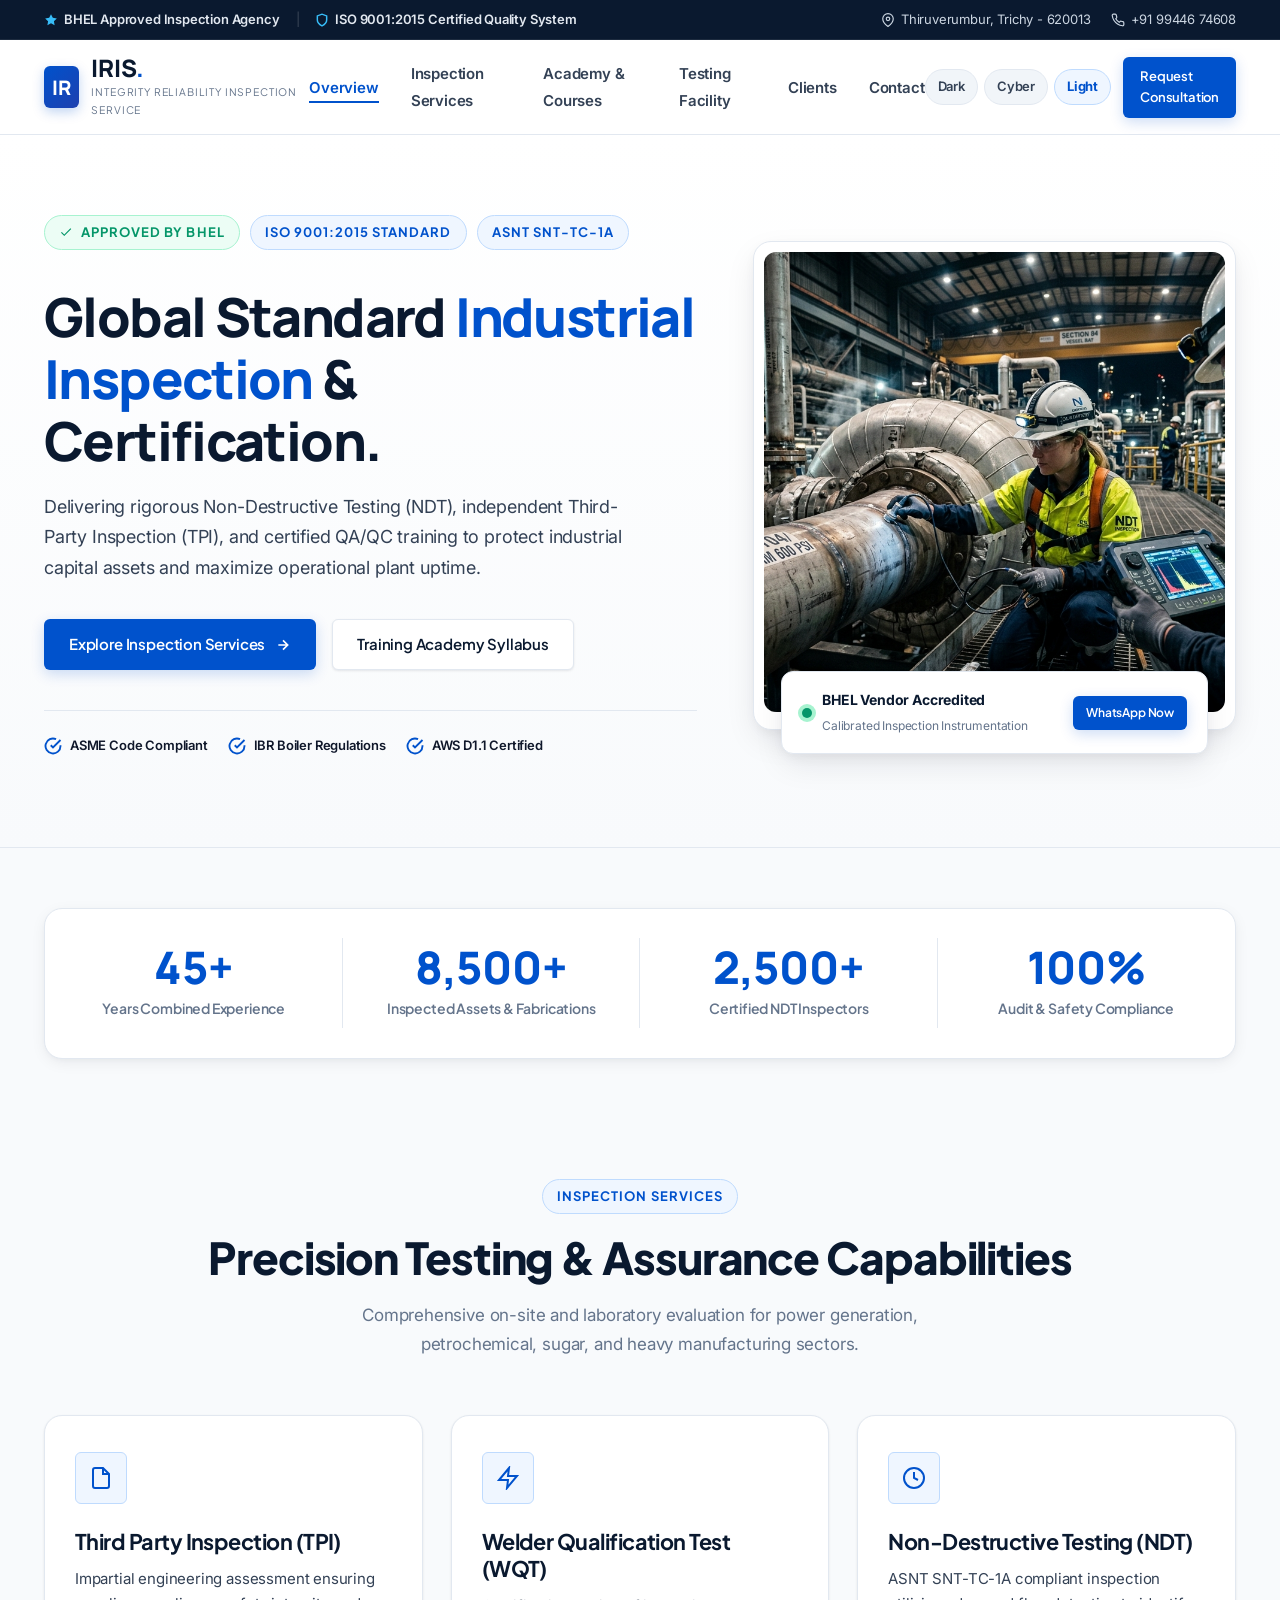
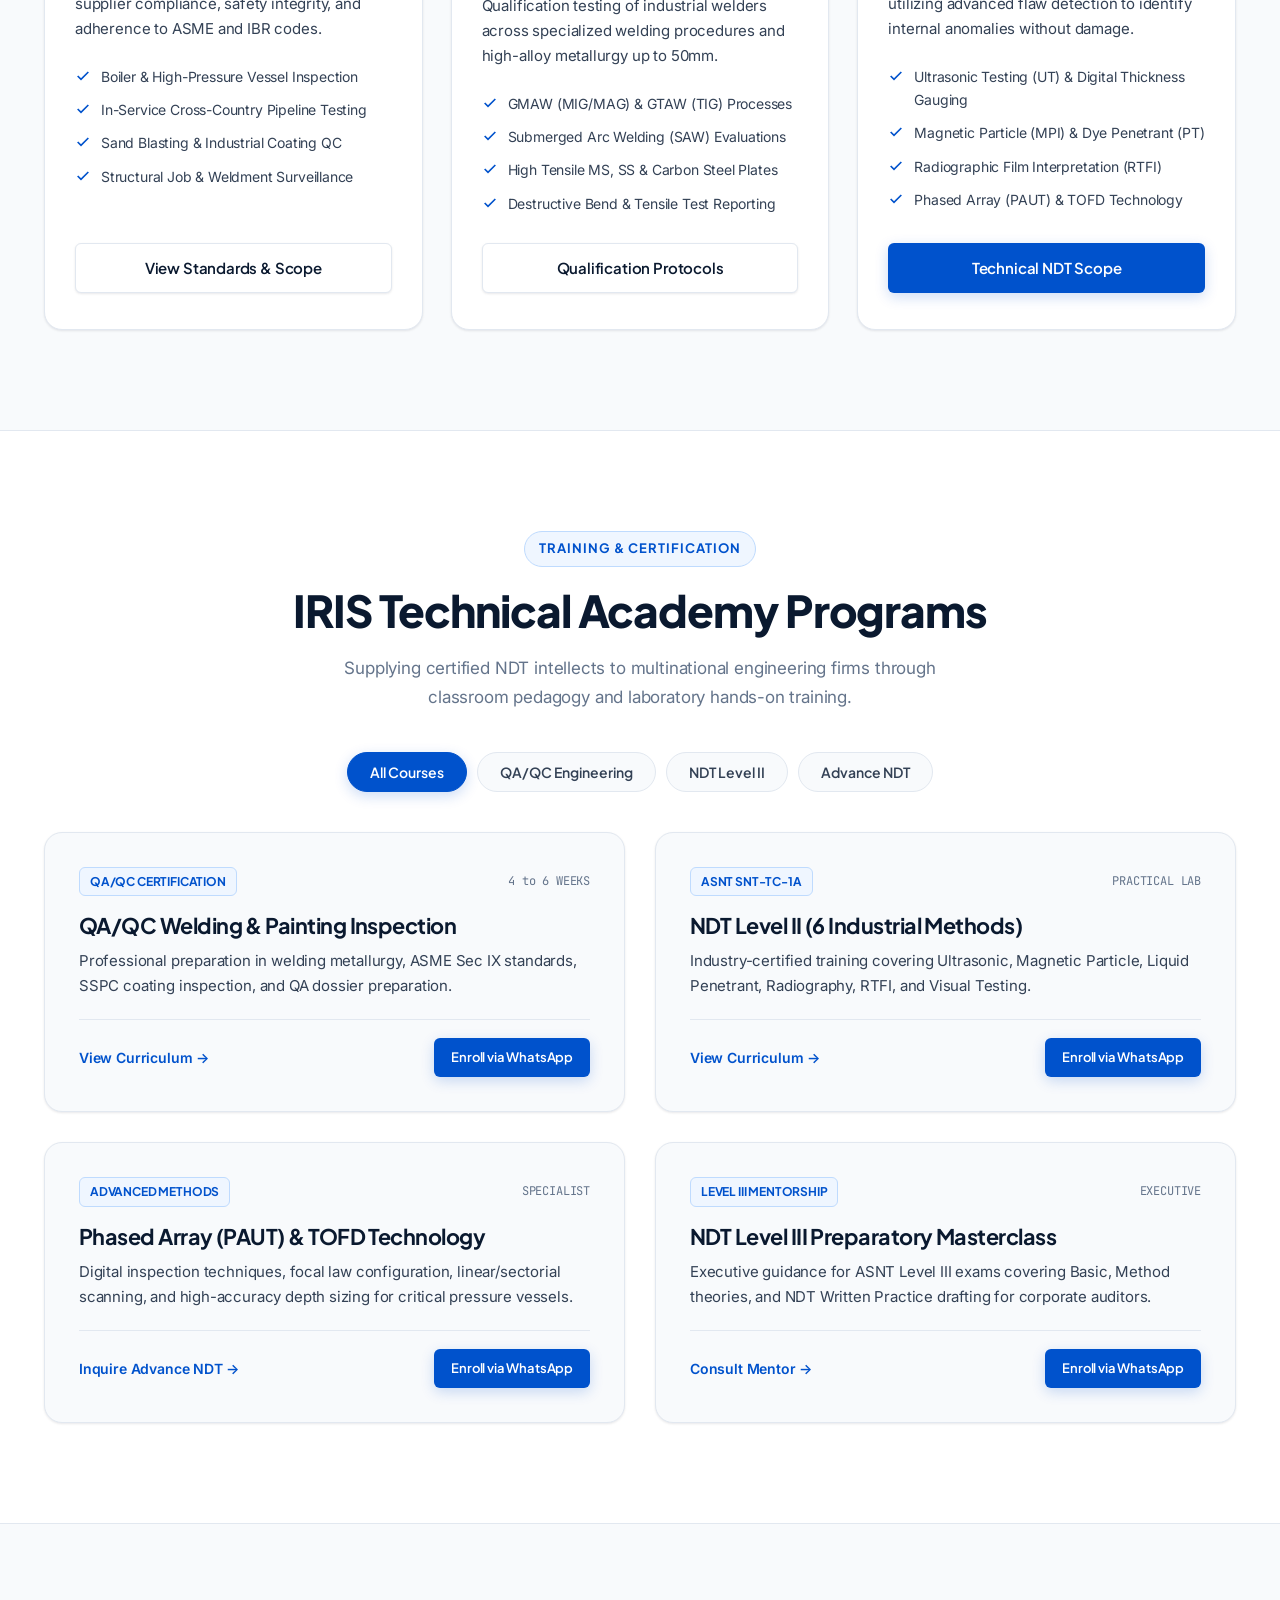
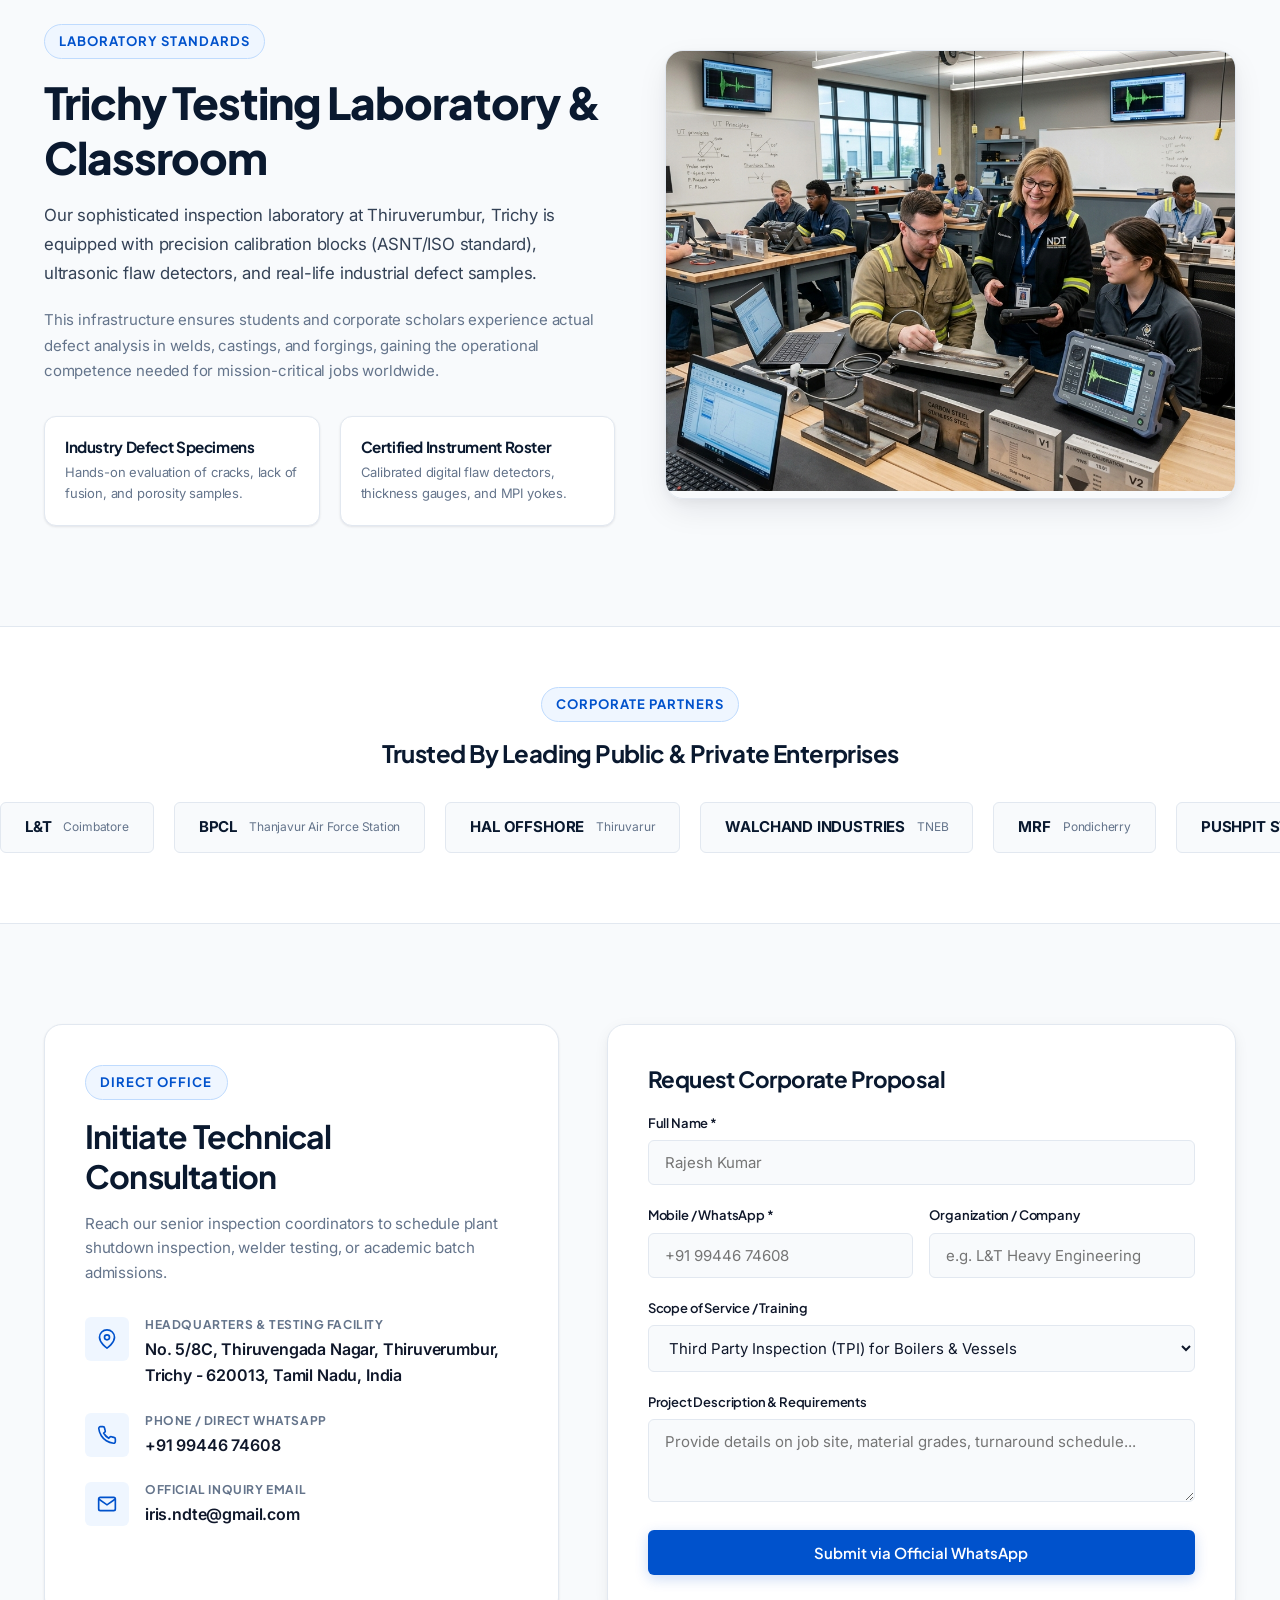
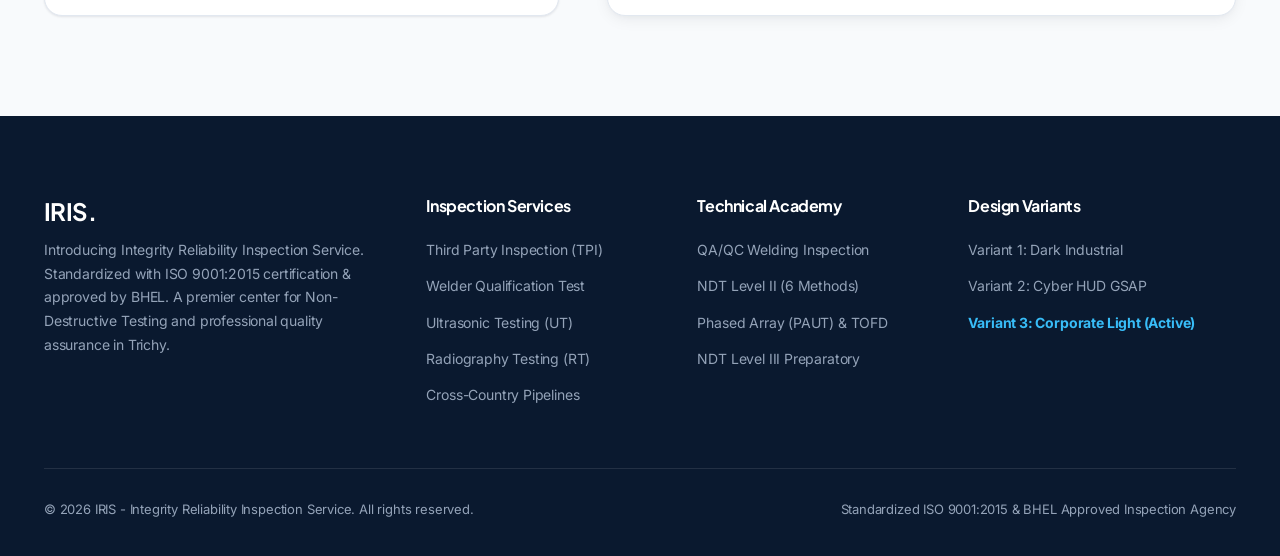
<file: index3.html>
<!DOCTYPE html>
<html lang="en">
<head>
    <meta charset="UTF-8">
    <meta name="viewport" content="width=device-width, initial-scale=1.0">
    <title>IRIS | Integrity Reliability Inspection Service | BHEL Approved NDT & TPI Authority</title>
    <meta name="description" content="IRIS - Integrity Reliability Inspection Service. ISO 9001:2015 Certified and BHEL Approved Industrial Inspection Agency & Technical Training Institute in Trichy. Compliant with ASME, AWS, and ASNT standards.">
    
    <!-- International Corporate Light Theme Stylesheet -->
    <link rel="stylesheet" href="css/style3.css">
    
    <!-- Meta Favicon / Theme -->
    <meta name="theme-color" content="#0052CC">
</head>
<body>

    <!-- Institutional Accreditation Ribbon -->
    <div class="top-ribbon">
        <div class="container top-ribbon-content">
            <div class="ribbon-badges">
                <span class="ribbon-chip">
                    <svg width="14" height="14" viewBox="0 0 24 24" fill="currentColor">
                        <path d="M12 2l3.09 6.26L22 9.27l-5 4.87 1.18 6.88L12 17.77l-6.18 3.25L7 14.14 2 9.27l6.91-1.01L12 2z"/>
                    </svg>
                    BHEL Approved Inspection Agency
                </span>
                <span style="color: rgba(255,255,255,0.2);">|</span>
                <span class="ribbon-chip">
                    <svg width="14" height="14" viewBox="0 0 24 24" fill="none" stroke="currentColor" stroke-width="2.5">
                        <path d="M12 22s8-4 8-10V5l-8-3-8 3v7c0 6 8 10 8 10z"/>
                    </svg>
                    ISO 9001:2015 Certified Quality System
                </span>
            </div>
            <div class="ribbon-contacts">
                <a href="https://maps.google.com/?q=No.5/8C,THIRUVENGADA+NAGAR,THIRUVERUMBUR,TRICHY" target="_blank">
                    <svg width="14" height="14" viewBox="0 0 24 24" fill="none" stroke="currentColor" stroke-width="2">
                        <path d="M21 10c0 7-9 13-9 13s-9-6-9-13a9 9 0 0 1 18 0z"></path>
                        <circle cx="12" cy="10" r="3"></circle>
                    </svg>
                    Thiruverumbur, Trichy - 620013
                </a>
                <a href="tel:+919944674608">
                    <svg width="14" height="14" viewBox="0 0 24 24" fill="none" stroke="currentColor" stroke-width="2">
                        <path d="M22 16.92v3a2 2 0 0 1-2.18 2 19.79 19.79 0 0 1-8.63-3.07 19.5 19.5 0 0 1-6-6 19.79 19.79 0 0 1-3.07-8.67A2 2 0 0 1 4.11 2h3a2 2 0 0 1 2 1.72 12.84 12.84 0 0 0 .7 2.81 2 2 0 0 1-.45 2.11L8.09 9.91a16 16 0 0 0 6 6l1.27-1.27a2 2 0 0 1 2.11-.45 12.84 12.84 0 0 0 2.81.7A2 2 0 0 1 22 16.92z"></path>
                    </svg>
                    +91 99446 74608
                </a>
            </div>
        </div>
    </div>

    <!-- Main Navigation Bar -->
    <header class="navbar-corp">
        <div class="container nav-container-corp">
            <a href="index3.html" class="brand-corp">
                <div class="brand-logo-symbol">IR</div>
                <div class="brand-text-group">
                    <span class="brand-main-title">IRIS<span>.</span></span>
                    <span class="brand-sub-title">Integrity Reliability Inspection Service</span>
                </div>
            </a>

            <nav>
                <ul class="nav-menu-corp">
                    <li><a href="#overview" class="active">Overview</a></li>
                    <li><a href="#services">Inspection Services</a></li>
                    <li><a href="#academy">Academy & Courses</a></li>
                    <li><a href="#facility">Testing Facility</a></li>
                    <li><a href="#clients">Clients</a></li>
                    <li><a href="#contact">Contact</a></li>
                </ul>
            </nav>

            <div style="display: flex; align-items: center; gap: 12px;">
                <!-- Theme Switcher Selector -->
                <div style="display: flex; gap: 6px;">
                    <a href="index.html" class="theme-switch-pill" title="Dark Industrial Theme">Dark</a>
                    <a href="index2.html" class="theme-switch-pill" title="Cyber HUD Theme">Cyber</a>
                    <a href="index3.html" class="theme-switch-pill" style="background: var(--blue-light); border-color: var(--blue-border); color: var(--blue-primary); font-weight: 700;" title="Corporate Light Theme">Light</a>
                </div>

                <a href="#contact" class="btn-corp btn-corp-primary btn-corp-sm">
                    Request Consultation
                </a>
            </div>
        </div>
    </header>

    <main>
        <!-- Hero Section -->
        <section class="hero-corp" id="overview">
            <div class="container">
                <div class="hero-corp-grid">
                    <div>
                        <div style="display: flex; gap: 10px; flex-wrap: wrap; margin-bottom: 20px;">
                            <span class="badge-corp verified">
                                <svg width="14" height="14" viewBox="0 0 24 24" fill="currentColor">
                                    <path d="M9 16.17L4.83 12l-1.42 1.41L9 19 21 7l-1.41-1.41z"/>
                                </svg>
                                Approved by BHEL
                            </span>
                            <span class="badge-corp">
                                ISO 9001:2015 Standard
                            </span>
                            <span class="badge-corp">
                                ASNT SNT-TC-1A
                            </span>
                        </div>

                        <h1 class="hero-corp-title">
                            Global Standard <span class="text-blue-primary">Industrial Inspection</span> & Certification.
                        </h1>

                        <p class="hero-corp-desc">
                            Delivering rigorous Non-Destructive Testing (NDT), independent Third-Party Inspection (TPI), and certified QA/QC training to protect industrial capital assets and maximize operational plant uptime.
                        </p>

                        <div class="hero-corp-actions">
                            <a href="#services" class="btn-corp btn-corp-primary">
                                <span>Explore Inspection Services</span>
                                <svg width="16" height="16" viewBox="0 0 24 24" fill="none" stroke="currentColor" stroke-width="2.5">
                                    <path d="M5 12h14M12 5l7 7-7 7"/>
                                </svg>
                            </a>
                            <a href="#academy" class="btn-corp btn-corp-outline">
                                <span>Training Academy Syllabus</span>
                            </a>
                        </div>

                        <div class="trust-standards-row">
                            <div class="standard-badge-item">
                                <svg width="18" height="18" viewBox="0 0 24 24" fill="none" stroke="currentColor" stroke-width="2.5">
                                    <path d="M22 11.08V12a10 10 0 1 1-5.93-9.14"/>
                                    <polyline points="22 4 12 14.01 9 11.01"/>
                                </svg>
                                <span>ASME Code Compliant</span>
                            </div>
                            <div class="standard-badge-item">
                                <svg width="18" height="18" viewBox="0 0 24 24" fill="none" stroke="currentColor" stroke-width="2.5">
                                    <path d="M22 11.08V12a10 10 0 1 1-5.93-9.14"/>
                                    <polyline points="22 4 12 14.01 9 11.01"/>
                                </svg>
                                <span>IBR Boiler Regulations</span>
                            </div>
                            <div class="standard-badge-item">
                                <svg width="18" height="18" viewBox="0 0 24 24" fill="none" stroke="currentColor" stroke-width="2.5">
                                    <path d="M22 11.08V12a10 10 0 1 1-5.93-9.14"/>
                                    <polyline points="22 4 12 14.01 9 11.01"/>
                                </svg>
                                <span>AWS D1.1 Certified</span>
                            </div>
                        </div>
                    </div>

                    <!-- Clean Corporate Visual Frame -->
                    <div style="position: relative;">
                        <div class="hero-image-frame">
                            <img src="assets/images/hero-ndt.jpg" alt="Industrial Ultrasonic Inspection Testing" width="800" height="460">
                        </div>

                        <div class="hero-floating-audit">
                            <div class="audit-status">
                                <div class="audit-indicator-dot"></div>
                                <div>
                                    <strong style="display: block; font-size: 0.875rem; color: var(--blue-deep);">BHEL Vendor Accredited</strong>
                                    <span style="font-size: 0.75rem; color: var(--text-muted);">Calibrated Inspection Instrumentation</span>
                                </div>
                            </div>
                            <a href="https://wa.me/919944674608" target="_blank" class="btn-corp btn-corp-primary btn-corp-sm" style="font-size: 0.75rem; padding: 6px 12px;">
                                WhatsApp Now
                            </a>
                        </div>
                    </div>
                </div>
            </div>
        </section>

        <!-- Institutional Metrics Bar -->
        <section class="metrics-corp-bar">
            <div class="container">
                <div class="metrics-corp-grid">
                    <div class="metric-corp-col">
                        <div class="metric-corp-num">
                            <span class="corp-counter" data-target="45">0</span><span>+</span>
                        </div>
                        <span class="metric-corp-label">Years Combined Experience</span>
                    </div>

                    <div class="metric-corp-col">
                        <div class="metric-corp-num">
                            <span class="corp-counter" data-target="8500">0</span><span>+</span>
                        </div>
                        <span class="metric-corp-label">Inspected Assets & Fabrications</span>
                    </div>

                    <div class="metric-corp-col">
                        <div class="metric-corp-num">
                            <span class="corp-counter" data-target="2500">0</span><span>+</span>
                        </div>
                        <span class="metric-corp-label">Certified NDT Inspectors</span>
                    </div>

                    <div class="metric-corp-col">
                        <div class="metric-corp-num">
                            <span class="corp-counter" data-target="100">0</span><span>%</span>
                        </div>
                        <span class="metric-corp-label">Audit & Safety Compliance</span>
                    </div>
                </div>
            </div>
        </section>

        <!-- Inspection Services Section -->
        <section class="section-corp-services" id="services">
            <div class="container">
                <div style="text-align: center;">
                    <span class="badge-corp">Inspection Services</span>
                    <h2 class="section-title-corp">Precision Testing & Assurance Capabilities</h2>
                    <p class="section-desc-corp" style="margin: 0 auto 56px;">
                        Comprehensive on-site and laboratory evaluation for power generation, petrochemical, sugar, and heavy manufacturing sectors.
                    </p>
                </div>

                <div class="services-corp-grid">
                    <!-- Service 1: TPI -->
                    <div class="service-corp-card">
                        <div>
                            <div class="service-corp-icon">
                                <svg width="24" height="24" viewBox="0 0 24 24" fill="none" stroke="currentColor" stroke-width="2">
                                    <path d="M14 2H6a2 2 0 0 0-2 2v16a2 2 0 0 0 2 2h12a2 2 0 0 0 2-2V8z"></path>
                                    <polyline points="14 2 14 8 20 8"></polyline>
                                </svg>
                            </div>
                            <h3 class="service-corp-title">Third Party Inspection (TPI)</h3>
                            <p class="service-corp-desc">
                                Impartial engineering assessment ensuring supplier compliance, safety integrity, and adherence to ASME and IBR codes.
                            </p>
                            <ul class="service-feature-checklist">
                                <li>
                                    <svg width="16" height="16" viewBox="0 0 24 24" fill="none" stroke="currentColor" stroke-width="2.5"><path d="M20 6L9 17l-5-5"/></svg>
                                    <span>Boiler & High-Pressure Vessel Inspection</span>
                                </li>
                                <li>
                                    <svg width="16" height="16" viewBox="0 0 24 24" fill="none" stroke="currentColor" stroke-width="2.5"><path d="M20 6L9 17l-5-5"/></svg>
                                    <span>In-Service Cross-Country Pipeline Testing</span>
                                </li>
                                <li>
                                    <svg width="16" height="16" viewBox="0 0 24 24" fill="none" stroke="currentColor" stroke-width="2.5"><path d="M20 6L9 17l-5-5"/></svg>
                                    <span>Sand Blasting & Industrial Coating QC</span>
                                </li>
                                <li>
                                    <svg width="16" height="16" viewBox="0 0 24 24" fill="none" stroke="currentColor" stroke-width="2.5"><path d="M20 6L9 17l-5-5"/></svg>
                                    <span>Structural Job & Weldment Surveillance</span>
                                </li>
                            </ul>
                        </div>
                        <a href="#" class="btn-corp btn-corp-outline" data-corp-modal="tpi" style="width: 100%;">
                            View Standards & Scope
                        </a>
                    </div>

                    <!-- Service 2: WQT -->
                    <div class="service-corp-card">
                        <div>
                            <div class="service-corp-icon">
                                <svg width="24" height="24" viewBox="0 0 24 24" fill="none" stroke="currentColor" stroke-width="2">
                                    <polygon points="13 2 3 14 12 14 11 22 21 10 12 10 13 2"></polygon>
                                </svg>
                            </div>
                            <h3 class="service-corp-title">Welder Qualification Test (WQT)</h3>
                            <p class="service-corp-desc">
                                Qualification testing of industrial welders across specialized welding procedures and high-alloy metallurgy up to 50mm.
                            </p>
                            <ul class="service-feature-checklist">
                                <li>
                                    <svg width="16" height="16" viewBox="0 0 24 24" fill="none" stroke="currentColor" stroke-width="2.5"><path d="M20 6L9 17l-5-5"/></svg>
                                    <span>GMAW (MIG/MAG) & GTAW (TIG) Processes</span>
                                </li>
                                <li>
                                    <svg width="16" height="16" viewBox="0 0 24 24" fill="none" stroke="currentColor" stroke-width="2.5"><path d="M20 6L9 17l-5-5"/></svg>
                                    <span>Submerged Arc Welding (SAW) Evaluations</span>
                                </li>
                                <li>
                                    <svg width="16" height="16" viewBox="0 0 24 24" fill="none" stroke="currentColor" stroke-width="2.5"><path d="M20 6L9 17l-5-5"/></svg>
                                    <span>High Tensile MS, SS & Carbon Steel Plates</span>
                                </li>
                                <li>
                                    <svg width="16" height="16" viewBox="0 0 24 24" fill="none" stroke="currentColor" stroke-width="2.5"><path d="M20 6L9 17l-5-5"/></svg>
                                    <span>Destructive Bend & Tensile Test Reporting</span>
                                </li>
                            </ul>
                        </div>
                        <a href="#" class="btn-corp btn-corp-outline" data-corp-modal="wqt" style="width: 100%;">
                            Qualification Protocols
                        </a>
                    </div>

                    <!-- Service 3: Conventional & Advanced NDT -->
                    <div class="service-corp-card">
                        <div>
                            <div class="service-corp-icon">
                                <svg width="24" height="24" viewBox="0 0 24 24" fill="none" stroke="currentColor" stroke-width="2">
                                    <circle cx="12" cy="12" r="10"></circle>
                                    <path d="M12 6v6l4 2"></path>
                                </svg>
                            </div>
                            <h3 class="service-corp-title">Non-Destructive Testing (NDT)</h3>
                            <p class="service-corp-desc">
                                ASNT SNT-TC-1A compliant inspection utilizing advanced flaw detection to identify internal anomalies without damage.
                            </p>
                            <ul class="service-feature-checklist">
                                <li>
                                    <svg width="16" height="16" viewBox="0 0 24 24" fill="none" stroke="currentColor" stroke-width="2.5"><path d="M20 6L9 17l-5-5"/></svg>
                                    <span>Ultrasonic Testing (UT) & Digital Thickness Gauging</span>
                                </li>
                                <li>
                                    <svg width="16" height="16" viewBox="0 0 24 24" fill="none" stroke="currentColor" stroke-width="2.5"><path d="M20 6L9 17l-5-5"/></svg>
                                    <span>Magnetic Particle (MPI) & Dye Penetrant (PT)</span>
                                </li>
                                <li>
                                    <svg width="16" height="16" viewBox="0 0 24 24" fill="none" stroke="currentColor" stroke-width="2.5"><path d="M20 6L9 17l-5-5"/></svg>
                                    <span>Radiographic Film Interpretation (RTFI)</span>
                                </li>
                                <li>
                                    <svg width="16" height="16" viewBox="0 0 24 24" fill="none" stroke="currentColor" stroke-width="2.5"><path d="M20 6L9 17l-5-5"/></svg>
                                    <span>Phased Array (PAUT) & TOFD Technology</span>
                                </li>
                            </ul>
                        </div>
                        <a href="#" class="btn-corp btn-corp-primary" data-corp-modal="ndt2" style="width: 100%;">
                            Technical NDT Scope
                        </a>
                    </div>
                </div>
            </div>
        </section>

        <!-- Training Academy Section -->
        <section class="section-corp-academy" id="academy">
            <div class="container">
                <div style="text-align: center;">
                    <span class="badge-corp">Training & Certification</span>
                    <h2 class="section-title-corp">IRIS Technical Academy Programs</h2>
                    <p class="section-desc-corp" style="margin: 0 auto 40px;">
                        Supplying certified NDT intellects to multinational engineering firms through classroom pedagogy and laboratory hands-on training.
                    </p>
                </div>

                <div class="courses-filter-corp">
                    <button class="filter-btn-corp active" data-filter="all">All Courses</button>
                    <button class="filter-btn-corp" data-filter="qa">QA/QC Engineering</button>
                    <button class="filter-btn-corp" data-filter="ndt2">NDT Level II</button>
                    <button class="filter-btn-corp" data-filter="adv">Advance NDT</button>
                </div>

                <div class="courses-corp-grid">
                    <!-- Course 1 -->
                    <div class="course-corp-card" data-category="qa">
                        <div>
                            <div class="course-card-header">
                                <span class="course-pill-tag">QA/QC CERTIFICATION</span>
                                <span class="course-duration-badge">4 to 6 WEEKS</span>
                            </div>
                            <h3 style="font-size: 1.35rem; margin-bottom: 10px; color: var(--blue-deep);">QA/QC Welding & Painting Inspection</h3>
                            <p style="font-size: 0.9375rem; color: var(--text-body); margin-bottom: 20px;">
                                Professional preparation in welding metallurgy, ASME Sec IX standards, SSPC coating inspection, and QA dossier preparation.
                            </p>
                        </div>
                        <div style="display: flex; justify-content: space-between; align-items: center; padding-top: 18px; border-top: 1px solid var(--border-light);">
                            <a href="#" class="text-blue-primary" data-corp-modal="qaqc" style="font-weight: 600; font-size: 0.875rem; text-decoration: none;">View Curriculum &rarr;</a>
                            <a href="https://wa.me/919944674608?text=Hello%20IRIS,%20I%20am%20inquiring%20about%20the%20QA/QC%20Course." target="_blank" class="btn-corp btn-corp-primary btn-corp-sm">Enroll via WhatsApp</a>
                        </div>
                    </div>

                    <!-- Course 2 -->
                    <div class="course-corp-card" data-category="ndt2">
                        <div>
                            <div class="course-card-header">
                                <span class="course-pill-tag">ASNT SNT-TC-1A</span>
                                <span class="course-duration-badge">PRACTICAL LAB</span>
                            </div>
                            <h3 style="font-size: 1.35rem; margin-bottom: 10px; color: var(--blue-deep);">NDT Level II (6 Industrial Methods)</h3>
                            <p style="font-size: 0.9375rem; color: var(--text-body); margin-bottom: 20px;">
                                Industry-certified training covering Ultrasonic, Magnetic Particle, Liquid Penetrant, Radiography, RTFI, and Visual Testing.
                            </p>
                        </div>
                        <div style="display: flex; justify-content: space-between; align-items: center; padding-top: 18px; border-top: 1px solid var(--border-light);">
                            <a href="#" class="text-blue-primary" data-corp-modal="ndt2" style="font-weight: 600; font-size: 0.875rem; text-decoration: none;">View Curriculum &rarr;</a>
                            <a href="https://wa.me/919944674608?text=Hello%20IRIS,%20I%20am%20inquiring%20about%20NDT%20Level%20II%20Training." target="_blank" class="btn-corp btn-corp-primary btn-corp-sm">Enroll via WhatsApp</a>
                        </div>
                    </div>

                    <!-- Course 3 -->
                    <div class="course-corp-card" data-category="adv">
                        <div>
                            <div class="course-card-header">
                                <span class="course-pill-tag">ADVANCED METHODS</span>
                                <span class="course-duration-badge">SPECIALIST</span>
                            </div>
                            <h3 style="font-size: 1.35rem; margin-bottom: 10px; color: var(--blue-deep);">Phased Array (PAUT) & TOFD Technology</h3>
                            <p style="font-size: 0.9375rem; color: var(--text-body); margin-bottom: 20px;">
                                Digital inspection techniques, focal law configuration, linear/sectorial scanning, and high-accuracy depth sizing for critical pressure vessels.
                            </p>
                        </div>
                        <div style="display: flex; justify-content: space-between; align-items: center; padding-top: 18px; border-top: 1px solid var(--border-light);">
                            <a href="https://wa.me/919944674608?text=Hello%20IRIS,%20I%20am%20inquiring%20about%20the%20Advance%20PAUT/TOFD%20Program." target="_blank" class="text-blue-primary" style="font-weight: 600; font-size: 0.875rem; text-decoration: none;">Inquire Advance NDT &rarr;</a>
                            <a href="https://wa.me/919944674608?text=Hello%20IRIS,%20I%20am%20inquiring%20about%20the%20Advance%20PAUT/TOFD%20Program." target="_blank" class="btn-corp btn-corp-primary btn-corp-sm">Enroll via WhatsApp</a>
                        </div>
                    </div>

                    <!-- Course 4 -->
                    <div class="course-corp-card" data-category="ndt2">
                        <div>
                            <div class="course-card-header">
                                <span class="course-pill-tag">LEVEL III MENTORSHIP</span>
                                <span class="course-duration-badge">EXECUTIVE</span>
                            </div>
                            <h3 style="font-size: 1.35rem; margin-bottom: 10px; color: var(--blue-deep);">NDT Level III Preparatory Masterclass</h3>
                            <p style="font-size: 0.9375rem; color: var(--text-body); margin-bottom: 20px;">
                                Executive guidance for ASNT Level III exams covering Basic, Method theories, and NDT Written Practice drafting for corporate auditors.
                            </p>
                        </div>
                        <div style="display: flex; justify-content: space-between; align-items: center; padding-top: 18px; border-top: 1px solid var(--border-light);">
                            <a href="https://wa.me/919944674608?text=Hello%20IRIS,%20I%20am%20inquiring%20about%20NDT%20Level%20III%20Classes." target="_blank" class="text-blue-primary" style="font-weight: 600; font-size: 0.875rem; text-decoration: none;">Consult Mentor &rarr;</a>
                            <a href="https://wa.me/919944674608?text=Hello%20IRIS,%20I%20am%20inquiring%20about%20NDT%20Level%20III%20Classes." target="_blank" class="btn-corp btn-corp-primary btn-corp-sm">Enroll via WhatsApp</a>
                        </div>
                    </div>
                </div>
            </div>
        </section>

        <!-- Testing Facility Showcase -->
        <section class="section-corp-facility" id="facility">
            <div class="container">
                <div class="facility-corp-grid">
                    <div>
                        <span class="badge-corp">Laboratory Standards</span>
                        <h2 class="section-title-corp">Trichy Testing Laboratory & Classroom</h2>
                        <p style="color: var(--text-body); font-size: 1.05rem; line-height: 1.7; margin-bottom: 20px;">
                            Our sophisticated inspection laboratory at Thiruverumbur, Trichy is equipped with precision calibration blocks (ASNT/ISO standard), ultrasonic flaw detectors, and real-life industrial defect samples.
                        </p>
                        <p style="color: var(--text-muted); font-size: 0.9375rem; line-height: 1.7;">
                            This infrastructure ensures students and corporate scholars experience actual defect analysis in welds, castings, and forgings, gaining the operational competence needed for mission-critical jobs worldwide.
                        </p>

                        <div class="facility-corp-box">
                            <div class="facility-mini-card">
                                <h4>Industry Defect Specimens</h4>
                                <p>Hands-on evaluation of cracks, lack of fusion, and porosity samples.</p>
                            </div>
                            <div class="facility-mini-card">
                                <h4>Certified Instrument Roster</h4>
                                <p>Calibrated digital flaw detectors, thickness gauges, and MPI yokes.</p>
                            </div>
                        </div>
                    </div>

                    <div class="facility-frame">
                        <img src="assets/images/training-lab.jpg" alt="IRIS NDT Classroom and Inspection Laboratory">
                    </div>
                </div>
            </div>
        </section>

        <!-- Corporate Clients Marquee -->
        <section class="section-corp-clients" id="clients">
            <div class="container" style="text-align: center; margin-bottom: 24px;">
                <span class="badge-corp">Corporate Partners</span>
                <h3 style="font-size: 1.5rem; color: var(--blue-deep);">Trusted By Leading Public & Private Enterprises</h3>
            </div>

            <div class="marquee-corp-container">
                <div class="marquee-corp-track">
                    <div class="client-corp-badge"><strong>L&T</strong><span>Coimbatore</span></div>
                    <div class="client-corp-badge"><strong>BPCL</strong><span>Thanjavur Air Force Station</span></div>
                    <div class="client-corp-badge"><strong>HAL OFFSHORE</strong><span>Thiruvarur</span></div>
                    <div class="client-corp-badge"><strong>WALCHAND INDUSTRIES</strong><span>TNEB</span></div>
                    <div class="client-corp-badge"><strong>MRF</strong><span>Pondicherry</span></div>
                    <div class="client-corp-badge"><strong>PUSHPIT STEELS</strong><span>Andhra Pradesh</span></div>
                    <div class="client-corp-badge"><strong>SICGILSOL GASES</strong><span>Trichy</span></div>
                    <div class="client-corp-badge"><strong>Chengalrayan Sugar Mills</strong><span>Vilupuram</span></div>
                    <div class="client-corp-badge"><strong>Meclin Infras Pvt Ltd</strong><span>Trichy</span></div>
                    <!-- Marquee loop -->
                    <div class="client-corp-badge"><strong>L&T</strong><span>Coimbatore</span></div>
                    <div class="client-corp-badge"><strong>BPCL</strong><span>Thanjavur Air Force Station</span></div>
                    <div class="client-corp-badge"><strong>HAL OFFSHORE</strong><span>Thiruvarur</span></div>
                    <div class="client-corp-badge"><strong>MRF</strong><span>Pondicherry</span></div>
                </div>
            </div>
        </section>

        <!-- Corporate Consultation & RFQ Form -->
        <section class="section-corp-contact" id="contact">
            <div class="container">
                <div class="contact-corp-grid">
                    <div class="contact-corp-info">
                        <span class="badge-corp">Direct Office</span>
                        <h2 style="font-size: 2rem; color: var(--blue-deep); margin-bottom: 16px;">Initiate Technical Consultation</h2>
                        <p style="color: var(--text-muted); font-size: 0.95rem; line-height: 1.6; margin-bottom: 32px;">
                            Reach our senior inspection coordinators to schedule plant shutdown inspection, welder testing, or academic batch admissions.
                        </p>

                        <div class="contact-item-row">
                            <div class="contact-item-icon">
                                <svg width="20" height="20" viewBox="0 0 24 24" fill="none" stroke="currentColor" stroke-width="2">
                                    <path d="M21 10c0 7-9 13-9 13s-9-6-9-13a9 9 0 0 1 18 0z"></path>
                                    <circle cx="12" cy="10" r="3"></circle>
                                </svg>
                            </div>
                            <div>
                                <h4>Headquarters & Testing Facility</h4>
                                <p>No. 5/8C, Thiruvengada Nagar, Thiruverumbur, Trichy - 620013, Tamil Nadu, India</p>
                            </div>
                        </div>

                        <div class="contact-item-row">
                            <div class="contact-item-icon">
                                <svg width="20" height="20" viewBox="0 0 24 24" fill="none" stroke="currentColor" stroke-width="2">
                                    <path d="M22 16.92v3a2 2 0 0 1-2.18 2 19.79 19.79 0 0 1-8.63-3.07 19.5 19.5 0 0 1-6-6 19.79 19.79 0 0 1-3.07-8.67A2 2 0 0 1 4.11 2h3a2 2 0 0 1 2 1.72 12.84 12.84 0 0 0 .7 2.81 2 2 0 0 1-.45 2.11L8.09 9.91a16 16 0 0 0 6 6l1.27-1.27a2 2 0 0 1 2.11-.45 12.84 12.84 0 0 0 2.81.7A2 2 0 0 1 22 16.92z"></path>
                                </svg>
                            </div>
                            <div>
                                <h4>Phone / Direct WhatsApp</h4>
                                <a href="tel:+919944674608">+91 99446 74608</a>
                            </div>
                        </div>

                        <div class="contact-item-row">
                            <div class="contact-item-icon">
                                <svg width="20" height="20" viewBox="0 0 24 24" fill="none" stroke="currentColor" stroke-width="2">
                                    <path d="M4 4h16c1.1 0 2 .9 2 2v12c0 1.1-.9 2-2 2H4c-1.1 0-2-.9-2-2V6c0-1.1.9-2 2-2z"></path>
                                    <polyline points="22,6 12,13 2,6"></polyline>
                                </svg>
                            </div>
                            <div>
                                <h4>Official Inquiry Email</h4>
                                <a href="mailto:iris.ndte@gmail.com">iris.ndte@gmail.com</a>
                            </div>
                        </div>
                    </div>

                    <div class="form-card-corp">
                        <h3 style="font-size: 1.4rem; color: var(--blue-deep); margin-bottom: 20px;">Request Corporate Proposal</h3>
                        
                        <form id="corpContactForm">
                            <div class="form-group-corp">
                                <label class="form-label-corp" for="corpName">Full Name *</label>
                                <input type="text" class="form-input-corp" id="corpName" placeholder="Rajesh Kumar" required>
                            </div>

                            <div style="display: grid; grid-template-columns: 1fr 1fr; gap: 16px;">
                                <div class="form-group-corp">
                                    <label class="form-label-corp" for="corpPhone">Mobile / WhatsApp *</label>
                                    <input type="tel" class="form-input-corp" id="corpPhone" placeholder="+91 99446 74608" required>
                                </div>
                                <div class="form-group-corp">
                                    <label class="form-label-corp" for="corpOrg">Organization / Company</label>
                                    <input type="text" class="form-input-corp" id="corpOrg" placeholder="e.g. L&T Heavy Engineering">
                                </div>
                            </div>

                            <div class="form-group-corp">
                                <label class="form-label-corp">Scope of Service / Training</label>
                                <select class="form-input-corp" id="corpService">
                                    <option>Third Party Inspection (TPI) for Boilers & Vessels</option>
                                    <option>Welder Qualification Testing (WQT)</option>
                                    <option>Ultrasonic Testing (UT) / Radiography (RT)</option>
                                    <option>Student: NDT Level II Certification</option>
                                    <option>Student: QA/QC Welding & Coating Inspection</option>
                                    <option>Advance NDT (PAUT / TOFD / Eddy Current)</option>
                                </select>
                            </div>

                            <div class="form-group-corp">
                                <label class="form-label-corp" for="corpMessage">Project Description & Requirements</label>
                                <textarea class="form-input-corp" id="corpMessage" rows="3" placeholder="Provide details on job site, material grades, turnaround schedule..."></textarea>
                            </div>

                            <button type="submit" class="btn-corp btn-corp-primary" style="width: 100%;">
                                Submit via Official WhatsApp
                            </button>
                        </form>
                    </div>
                </div>
            </div>
        </section>
    </main>

    <!-- Institutional Footer -->
    <footer class="footer-corp">
        <div class="container">
            <div class="footer-corp-grid">
                <div>
                    <h3 style="color: #FFFFFF; font-size: 1.5rem; margin-bottom: 12px;">IRIS<span>.</span></h3>
                    <p style="font-size: 0.875rem; line-height: 1.7; margin-bottom: 20px;">
                        Introducing Integrity Reliability Inspection Service. Standardized with ISO 9001:2015 certification & approved by BHEL. A premier center for Non-Destructive Testing and professional quality assurance in Trichy.
                    </p>
                </div>

                <div class="footer-corp-col">
                    <h4>Inspection Services</h4>
                    <ul>
                        <li><a href="#services">Third Party Inspection (TPI)</a></li>
                        <li><a href="#services">Welder Qualification Test</a></li>
                        <li><a href="#services">Ultrasonic Testing (UT)</a></li>
                        <li><a href="#services">Radiography Testing (RT)</a></li>
                        <li><a href="#services">Cross-Country Pipelines</a></li>
                    </ul>
                </div>

                <div class="footer-corp-col">
                    <h4>Technical Academy</h4>
                    <ul>
                        <li><a href="#academy">QA/QC Welding Inspection</a></li>
                        <li><a href="#academy">NDT Level II (6 Methods)</a></li>
                        <li><a href="#academy">Phased Array (PAUT) & TOFD</a></li>
                        <li><a href="#academy">NDT Level III Preparatory</a></li>
                    </ul>
                </div>

                <div class="footer-corp-col">
                    <h4>Design Variants</h4>
                    <ul>
                        <li><a href="index.html">Variant 1: Dark Industrial</a></li>
                        <li><a href="index2.html">Variant 2: Cyber HUD GSAP</a></li>
                        <li><a href="index3.html" style="color: #38BDF8; font-weight: 700;">Variant 3: Corporate Light (Active)</a></li>
                    </ul>
                </div>
            </div>

            <div class="footer-bottom-corp">
                <div>&copy; 2026 IRIS - Integrity Reliability Inspection Service. All rights reserved.</div>
                <div>Standardized ISO 9001:2015 & BHEL Approved Inspection Agency</div>
            </div>
        </div>
    </footer>

    <!-- Corporate Modal Container -->
    <div id="corpModal" style="display:none; position:fixed; inset:0; background:rgba(15,23,42,0.6); backdrop-filter:blur(6px); z-index:9999; align-items:center; justify-content:center; padding:20px;">
        <div style="background:#FFFFFF; border-radius:var(--radius-md); max-width:540px; width:100%; padding:32px; box-shadow:var(--shadow-lg); position:relative;">
            <button id="corpModalClose" style="position:absolute; top:20px; right:20px; background:transparent; border:none; color:var(--text-muted); cursor:pointer; font-size:1.5rem; line-height:1;">&times;</button>
            <span id="corpModalStandard" class="badge-corp" style="margin-bottom:12px;"></span>
            <h3 id="corpModalTitle" style="font-size:1.35rem; color:var(--blue-deep); margin-bottom:16px;"></h3>
            <ul id="corpModalList" style="list-style:none; margin-bottom:24px;"></ul>
            <a href="https://wa.me/919944674608?text=Hello%20IRIS%20Trichy,%20I%20would%20like%20to%20consult%20regarding%20this%20specification." target="_blank" class="btn-corp btn-corp-primary" style="width:100%;">
                Consult via WhatsApp
            </a>
        </div>
    </div>

    <!-- Script File -->
    <script src="js/main3.js"></script>
</body>
</html>
</file>
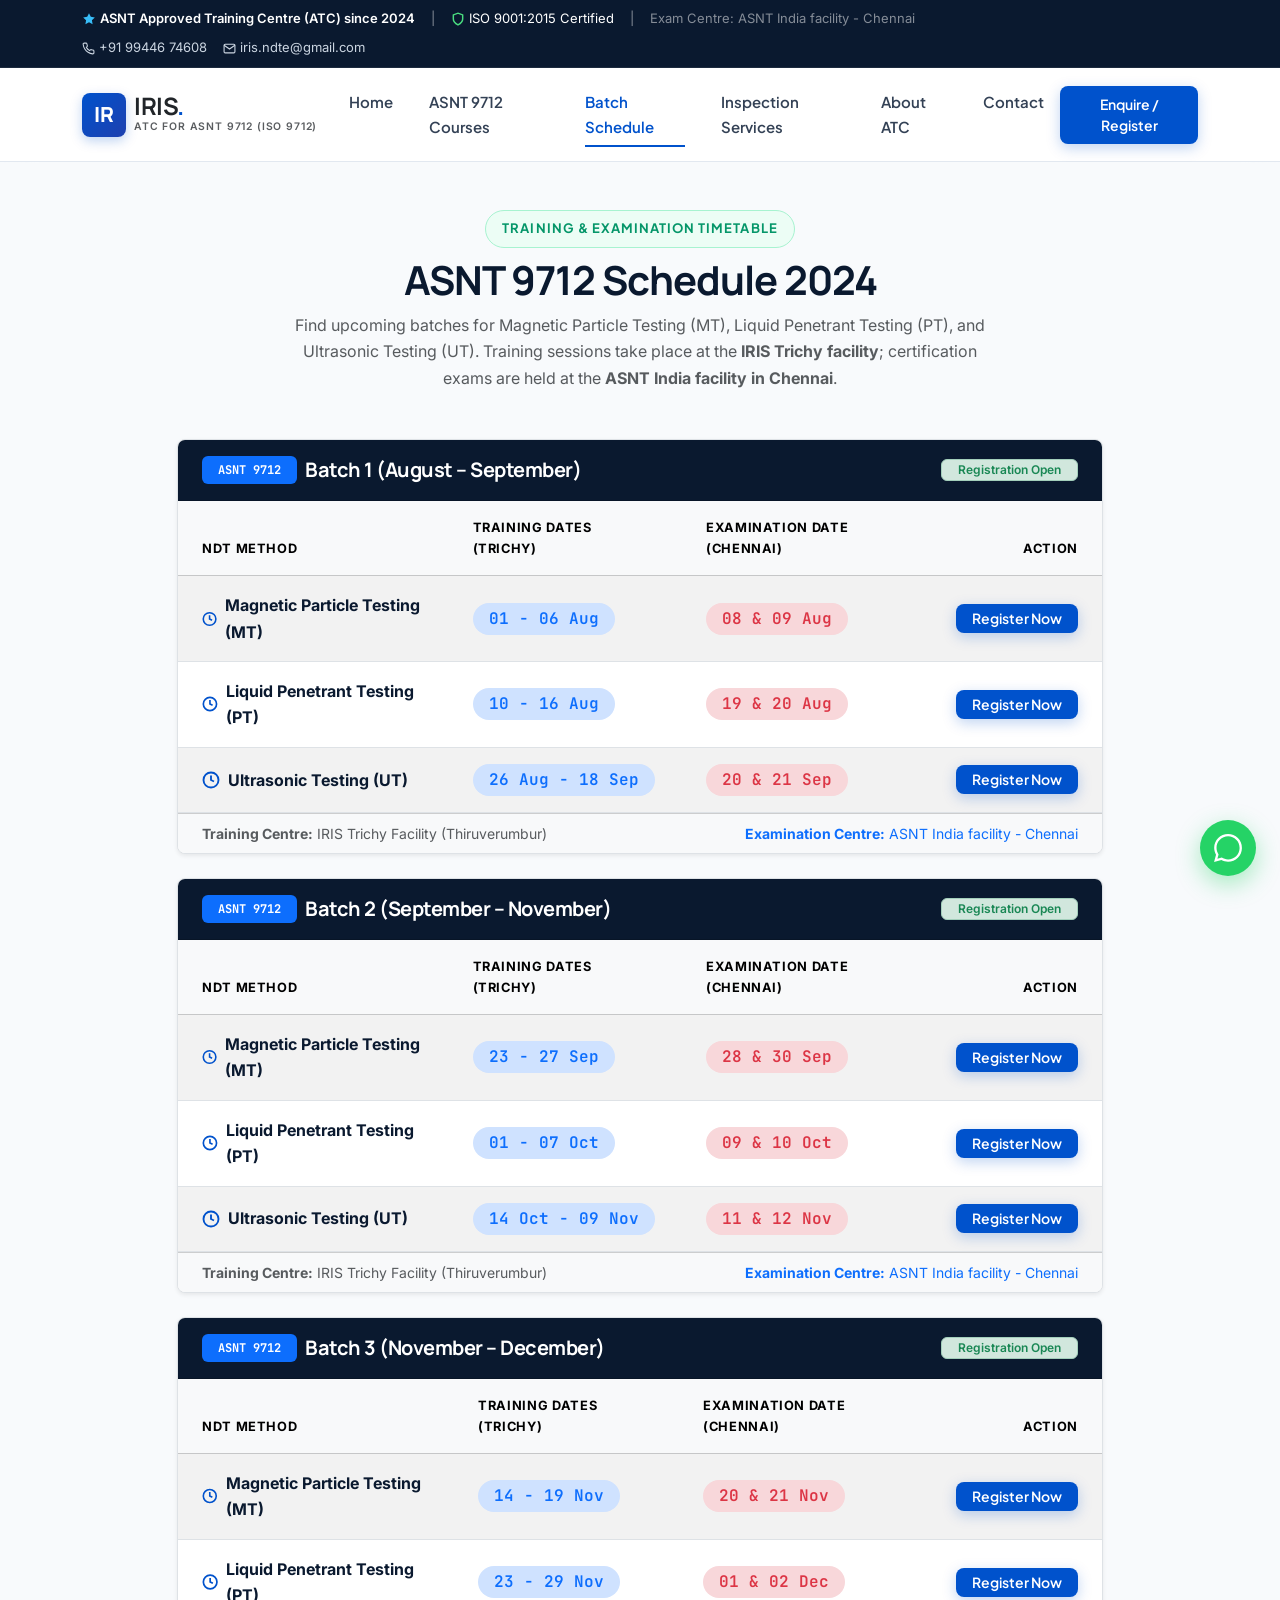
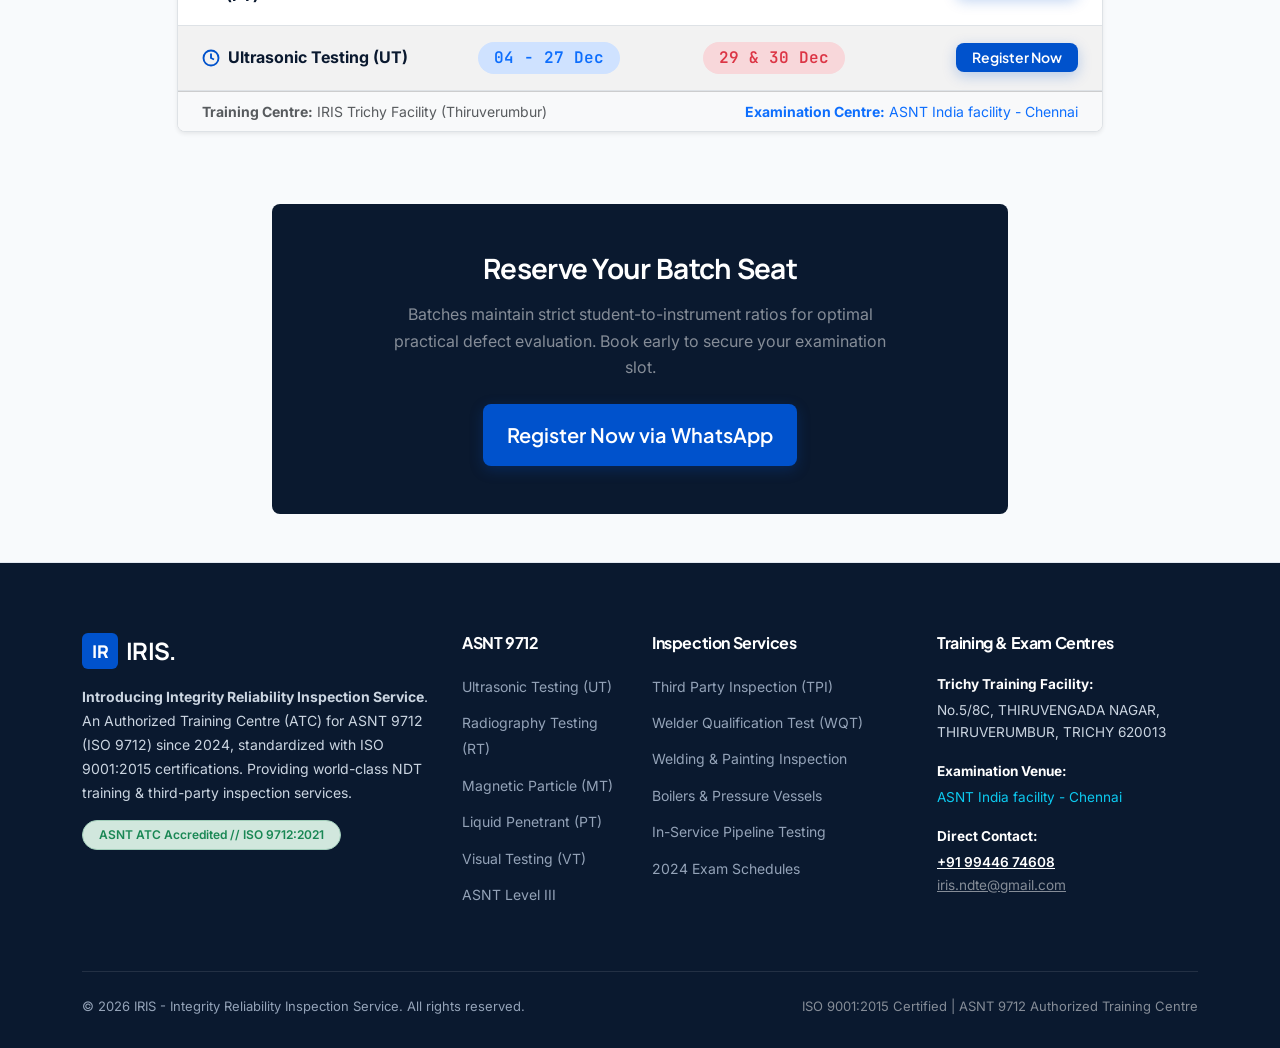
<file: schedule.html>
<!DOCTYPE html>
<html lang="en">
<head>
    <meta charset="UTF-8">
    <meta name="viewport" content="width=device-width, initial-scale=1.0">
    <title>ASNT 9712 Training &amp; Examination Schedule 2024</title>
    <meta name="description" content="IRIS - Authorized Training Centre (ATC) for ASNT 9712 (ISO 9712) in Trichy. ISO 9001:2015 certified NDT Level II and Level III training, examinations at ASNT India Chennai, Third Party Inspection (TPI), and Welder Qualification Testing.">
    
    <!-- Bootstrap 5.3.3 CSS -->
    <link href="https://cdn.jsdelivr.net/npm/bootstrap@5.3.3/dist/css/bootstrap.min.css" rel="stylesheet" integrity="sha384-QWTKZyjpPEjISv5WaRU9OFeRpok6YctnYmDr5pNlyT2bRjXh0JMhjY6hW+ALEwIH" crossorigin="anonymous">
    
    <!-- Custom Theme Stylesheet (Index 3 Corporate Light Blue) -->
    <link rel="stylesheet" href="assets/css/custom.css">
    
    <!-- Favicon & Theme Color -->
    <meta name="theme-color" content="#0052CC">
</head>
<body>

    <!-- Institutional Accreditation Top Ribbon -->
    <div class="top-ribbon-bar">
        <div class="container d-flex flex-wrap justify-content-between align-items-center gap-2">
            <div class="d-flex align-items-center gap-3 flex-wrap">
                <span class="d-inline-flex align-items-center gap-1 fw-semibold text-white">
                    <svg width="14" height="14" viewBox="0 0 24 24" fill="#38BDF8"><path d="M12 2l3.09 6.26L22 9.27l-5 4.87 1.18 6.88L12 17.77l-6.18 3.25L7 14.14 2 9.27l6.91-1.01L12 2z"/></svg>
                    ASNT Approved Training Centre (ATC) since 2024
                </span>
                <span class="text-white-50">|</span>
                <span class="d-inline-flex align-items-center gap-1 text-white">
                    <svg width="14" height="14" viewBox="0 0 24 24" fill="none" stroke="#4ADE80" stroke-width="2.5"><path d="M12 22s8-4 8-10V5l-8-3-8 3v7c0 6 8 10 8 10z"/></svg>
                    ISO 9001:2015 Certified
                </span>
                <span class="text-white-50 d-none d-lg-inline">|</span>
                <span class="text-white-50 d-none d-lg-inline">
                    Exam Centre: ASNT India facility - Chennai                </span>
            </div>
            <div class="d-flex align-items-center gap-3">
                <a href="tel:+91 99446 74608" class="d-inline-flex align-items-center gap-1">
                    <svg width="13" height="13" viewBox="0 0 24 24" fill="none" stroke="currentColor" stroke-width="2"><path d="M22 16.92v3a2 2 0 0 1-2.18 2 19.79 19.79 0 0 1-8.63-3.07 19.5 19.5 0 0 1-6-6 19.79 19.79 0 0 1-3.07-8.67A2 2 0 0 1 4.11 2h3a2 2 0 0 1 2 1.72 12.84 12.84 0 0 0 .7 2.81 2 2 0 0 1-.45 2.11L8.09 9.91a16 16 0 0 0 6 6l1.27-1.27a2 2 0 0 1 2.11-.45 12.84 12.84 0 0 0 2.81.7A2 2 0 0 1 22 16.92z"></path></svg>
                    +91 99446 74608                </a>
                <a href="mailto:iris.ndte@gmail.com" class="d-none d-md-inline-flex align-items-center gap-1">
                    <svg width="13" height="13" viewBox="0 0 24 24" fill="none" stroke="currentColor" stroke-width="2"><path d="M4 4h16c1.1 0 2 .9 2 2v12c0 1.1-.9 2-2 2H4c-1.1 0-2-.9-2-2V6c0-1.1.9-2 2-2z"></path><polyline points="22,6 12,13 2,6"></polyline></svg>
                    iris.ndte@gmail.com                </a>
            </div>
        </div>
    </div>
<nav class="navbar navbar-expand-lg navbar-iris sticky-top">
    <div class="container">
        <!-- Brand Logo -->
        <a class="navbar-brand d-flex align-items-center gap-2 text-decoration-none" href="index.html">
            <div style="width: 44px; height: 44px; border-radius: 8px; background: linear-gradient(135deg, var(--iris-blue) 0%, #1E40AF 100%); color: #FFFFFF; font-family: var(--font-display); font-weight: 800; font-size: 1.3rem; display: flex; align-items: center; justify-content: center; box-shadow: 0 4px 12px rgba(0, 82, 204, 0.25);">
                IR
            </div>
            <div class="d-flex flex-column">
                <span class="fw-bold fs-4 text-dark lh-1" style="font-family: var(--font-display); letter-spacing: -0.02em;">
                    IRIS<span style="color: var(--iris-blue);">.</span>
                </span>
                <span class="text-uppercase fw-semibold text-muted" style="font-size: 0.65rem; letter-spacing: 0.08em;">
                    ATC for ASNT 9712 (ISO 9712)
                </span>
            </div>
        </a>

        <!-- Mobile Toggle Button -->
        <button class="navbar-toggler border-0 shadow-none" type="button" data-bs-toggle="collapse" data-bs-target="#irisNav" aria-controls="irisNav" aria-expanded="false" aria-label="Toggle navigation">
            <span class="navbar-toggler-icon"></span>
        </button>

        <!-- Nav Links -->
        <div class="collapse navbar-collapse" id="irisNav">
            <ul class="navbar-nav mx-auto mb-2 mb-lg-0 gap-lg-1">
                <li class="nav-item">
                    <a class="nav-link nav-link-iris " href="index.html">Home</a>
                </li>
                <li class="nav-item">
                    <a class="nav-link nav-link-iris " href="courses.html">ASNT 9712 Courses</a>
                </li>
                <li class="nav-item">
                    <a class="nav-link nav-link-iris active" href="schedule.html">Batch Schedule</a>
                </li>
                <li class="nav-item">
                    <a class="nav-link nav-link-iris " href="services.html">Inspection Services</a>
                </li>
                <li class="nav-item">
                    <a class="nav-link nav-link-iris " href="about.html">About ATC</a>
                </li>
                <li class="nav-item">
                    <a class="nav-link nav-link-iris " href="contact.html">Contact</a>
                </li>
            </ul>

            <!-- Nav Actions -->
            <div class="d-flex align-items-center gap-2">
                <a href="https://wa.me/919944674608?text=Hello%20IRIS%20Trichy,%20I%20would%20like%20to%20enquire%20or%20register%20for%20the%20ASNT%209712%20course." target="_blank" class="btn btn-iris-primary btn-sm px-3 py-2">
                    <span>Enquire / Register</span>
                </a>
            </div>
        </div>
    </div>
</nav>

<main class="py-5">
    <div class="container">
        <div class="text-center mb-5">
            <span class="badge-atc verified mb-2">TRAINING & EXAMINATION TIMETABLE</span>
            <h1 class="fs-1 font-display" style="color: var(--iris-navy);">ASNT 9712 Schedule 2024</h1>
            <p class="text-muted mx-auto" style="max-width: 700px;">
                Find upcoming batches for Magnetic Particle Testing (MT), Liquid Penetrant Testing (PT), and Ultrasonic Testing (UT). 
                Training sessions take place at the <strong>IRIS Trichy facility</strong>; certification exams are held at the <strong>ASNT India facility in Chennai</strong>.
            </p>
        </div>

        <div class="row justify-content-center mb-5">
            <div class="col-lg-10">
                <div class="schedule-table-wrapper">
            <div class="card border mb-4 shadow-sm rounded-3 overflow-hidden">
            <div class="card-header bg-primary text-white py-3 px-4 d-flex justify-content-between align-items-center flex-wrap gap-2" style="background-color: var(--iris-navy) !important;">
                <div class="d-flex align-items-center gap-2">
                    <span class="badge bg-primary px-3 py-2 text-uppercase fw-bold font-mono">ASNT 9712</span>
                    <h5 class="mb-0 text-white font-display fs-5">Batch 1 (August – September)</h5>
                </div>
                <span class="badge bg-success-subtle text-success border border-success-subtle px-3 py-1 fw-semibold">
                    Registration Open
                </span>
            </div>
            <div class="table-responsive">
                <table class="table table-hover table-striped mb-0 align-middle">
                    <thead class="table-light">
                        <tr class="text-uppercase font-heading" style="font-size: 0.8rem; letter-spacing: 0.05em; color: var(--iris-navy);">
                            <th class="py-3 px-4">NDT Method</th>
                            <th class="py-3 px-4">Training Dates (Trichy)</th>
                            <th class="py-3 px-4">Examination Date (Chennai)</th>
                            <th class="py-3 px-4 text-end">Action</th>
                        </tr>
                    </thead>
                    <tbody>
                                                    <tr>
                                <td class="py-3 px-4 fw-bold" style="color: var(--iris-navy);">
                                    <div class="d-flex align-items-center gap-2">
                                        <svg width="18" height="18" viewBox="0 0 24 24" fill="none" stroke="var(--iris-blue)" stroke-width="2.5"><circle cx="12" cy="12" r="10"/><path d="M12 6v6l4 2"/></svg>
                                        <span>Magnetic Particle Testing (MT)</span>
                                    </div>
                                </td>
                                <td class="py-3 px-4">
                                    <span class="badge bg-primary-subtle text-primary px-3 py-2 rounded-pill font-mono fs-6 fw-semibold">
                                        01 - 06 Aug                                    </span>
                                </td>
                                <td class="py-3 px-4">
                                    <span class="badge bg-danger-subtle text-danger px-3 py-2 rounded-pill font-mono fs-6 fw-semibold">
                                        08 &amp; 09 Aug                                    </span>
                                </td>
                                <td class="py-3 px-4 text-end">
                                    <a href="https://wa.me/919944674608?text=Hello%20IRIS,%20I%20want%20to%20register%20for%20Magnetic+Particle+Testing+%28MT%29+-+Batch+1+%28August+%E2%80%93+September%29." 
                                       target="_blank" 
                                       class="btn btn-sm btn-iris-primary px-3 py-1 text-nowrap">
                                        Register Now
                                    </a>
                                </td>
                            </tr>
                                                    <tr>
                                <td class="py-3 px-4 fw-bold" style="color: var(--iris-navy);">
                                    <div class="d-flex align-items-center gap-2">
                                        <svg width="18" height="18" viewBox="0 0 24 24" fill="none" stroke="var(--iris-blue)" stroke-width="2.5"><circle cx="12" cy="12" r="10"/><path d="M12 6v6l4 2"/></svg>
                                        <span>Liquid Penetrant Testing (PT)</span>
                                    </div>
                                </td>
                                <td class="py-3 px-4">
                                    <span class="badge bg-primary-subtle text-primary px-3 py-2 rounded-pill font-mono fs-6 fw-semibold">
                                        10 - 16 Aug                                    </span>
                                </td>
                                <td class="py-3 px-4">
                                    <span class="badge bg-danger-subtle text-danger px-3 py-2 rounded-pill font-mono fs-6 fw-semibold">
                                        19 &amp; 20 Aug                                    </span>
                                </td>
                                <td class="py-3 px-4 text-end">
                                    <a href="https://wa.me/919944674608?text=Hello%20IRIS,%20I%20want%20to%20register%20for%20Liquid+Penetrant+Testing+%28PT%29+-+Batch+1+%28August+%E2%80%93+September%29." 
                                       target="_blank" 
                                       class="btn btn-sm btn-iris-primary px-3 py-1 text-nowrap">
                                        Register Now
                                    </a>
                                </td>
                            </tr>
                                                    <tr>
                                <td class="py-3 px-4 fw-bold" style="color: var(--iris-navy);">
                                    <div class="d-flex align-items-center gap-2">
                                        <svg width="18" height="18" viewBox="0 0 24 24" fill="none" stroke="var(--iris-blue)" stroke-width="2.5"><circle cx="12" cy="12" r="10"/><path d="M12 6v6l4 2"/></svg>
                                        <span>Ultrasonic Testing (UT)</span>
                                    </div>
                                </td>
                                <td class="py-3 px-4">
                                    <span class="badge bg-primary-subtle text-primary px-3 py-2 rounded-pill font-mono fs-6 fw-semibold">
                                        26 Aug - 18 Sep                                    </span>
                                </td>
                                <td class="py-3 px-4">
                                    <span class="badge bg-danger-subtle text-danger px-3 py-2 rounded-pill font-mono fs-6 fw-semibold">
                                        20 &amp; 21 Sep                                    </span>
                                </td>
                                <td class="py-3 px-4 text-end">
                                    <a href="https://wa.me/919944674608?text=Hello%20IRIS,%20I%20want%20to%20register%20for%20Ultrasonic+Testing+%28UT%29+-+Batch+1+%28August+%E2%80%93+September%29." 
                                       target="_blank" 
                                       class="btn btn-sm btn-iris-primary px-3 py-1 text-nowrap">
                                        Register Now
                                    </a>
                                </td>
                            </tr>
                                            </tbody>
                </table>
            </div>
            <div class="card-footer bg-light py-2 px-4 text-muted small d-flex justify-content-between flex-wrap gap-2">
                <span><strong>Training Centre:</strong> IRIS Trichy Facility (Thiruverumbur)</span>
                <span class="text-primary"><strong>Examination Centre:</strong> ASNT India facility - Chennai</span>
            </div>
        </div>
            <div class="card border mb-4 shadow-sm rounded-3 overflow-hidden">
            <div class="card-header bg-primary text-white py-3 px-4 d-flex justify-content-between align-items-center flex-wrap gap-2" style="background-color: var(--iris-navy) !important;">
                <div class="d-flex align-items-center gap-2">
                    <span class="badge bg-primary px-3 py-2 text-uppercase fw-bold font-mono">ASNT 9712</span>
                    <h5 class="mb-0 text-white font-display fs-5">Batch 2 (September – November)</h5>
                </div>
                <span class="badge bg-success-subtle text-success border border-success-subtle px-3 py-1 fw-semibold">
                    Registration Open
                </span>
            </div>
            <div class="table-responsive">
                <table class="table table-hover table-striped mb-0 align-middle">
                    <thead class="table-light">
                        <tr class="text-uppercase font-heading" style="font-size: 0.8rem; letter-spacing: 0.05em; color: var(--iris-navy);">
                            <th class="py-3 px-4">NDT Method</th>
                            <th class="py-3 px-4">Training Dates (Trichy)</th>
                            <th class="py-3 px-4">Examination Date (Chennai)</th>
                            <th class="py-3 px-4 text-end">Action</th>
                        </tr>
                    </thead>
                    <tbody>
                                                    <tr>
                                <td class="py-3 px-4 fw-bold" style="color: var(--iris-navy);">
                                    <div class="d-flex align-items-center gap-2">
                                        <svg width="18" height="18" viewBox="0 0 24 24" fill="none" stroke="var(--iris-blue)" stroke-width="2.5"><circle cx="12" cy="12" r="10"/><path d="M12 6v6l4 2"/></svg>
                                        <span>Magnetic Particle Testing (MT)</span>
                                    </div>
                                </td>
                                <td class="py-3 px-4">
                                    <span class="badge bg-primary-subtle text-primary px-3 py-2 rounded-pill font-mono fs-6 fw-semibold">
                                        23 - 27 Sep                                    </span>
                                </td>
                                <td class="py-3 px-4">
                                    <span class="badge bg-danger-subtle text-danger px-3 py-2 rounded-pill font-mono fs-6 fw-semibold">
                                        28 &amp; 30 Sep                                    </span>
                                </td>
                                <td class="py-3 px-4 text-end">
                                    <a href="https://wa.me/919944674608?text=Hello%20IRIS,%20I%20want%20to%20register%20for%20Magnetic+Particle+Testing+%28MT%29+-+Batch+2+%28September+%E2%80%93+November%29." 
                                       target="_blank" 
                                       class="btn btn-sm btn-iris-primary px-3 py-1 text-nowrap">
                                        Register Now
                                    </a>
                                </td>
                            </tr>
                                                    <tr>
                                <td class="py-3 px-4 fw-bold" style="color: var(--iris-navy);">
                                    <div class="d-flex align-items-center gap-2">
                                        <svg width="18" height="18" viewBox="0 0 24 24" fill="none" stroke="var(--iris-blue)" stroke-width="2.5"><circle cx="12" cy="12" r="10"/><path d="M12 6v6l4 2"/></svg>
                                        <span>Liquid Penetrant Testing (PT)</span>
                                    </div>
                                </td>
                                <td class="py-3 px-4">
                                    <span class="badge bg-primary-subtle text-primary px-3 py-2 rounded-pill font-mono fs-6 fw-semibold">
                                        01 - 07 Oct                                    </span>
                                </td>
                                <td class="py-3 px-4">
                                    <span class="badge bg-danger-subtle text-danger px-3 py-2 rounded-pill font-mono fs-6 fw-semibold">
                                        09 &amp; 10 Oct                                    </span>
                                </td>
                                <td class="py-3 px-4 text-end">
                                    <a href="https://wa.me/919944674608?text=Hello%20IRIS,%20I%20want%20to%20register%20for%20Liquid+Penetrant+Testing+%28PT%29+-+Batch+2+%28September+%E2%80%93+November%29." 
                                       target="_blank" 
                                       class="btn btn-sm btn-iris-primary px-3 py-1 text-nowrap">
                                        Register Now
                                    </a>
                                </td>
                            </tr>
                                                    <tr>
                                <td class="py-3 px-4 fw-bold" style="color: var(--iris-navy);">
                                    <div class="d-flex align-items-center gap-2">
                                        <svg width="18" height="18" viewBox="0 0 24 24" fill="none" stroke="var(--iris-blue)" stroke-width="2.5"><circle cx="12" cy="12" r="10"/><path d="M12 6v6l4 2"/></svg>
                                        <span>Ultrasonic Testing (UT)</span>
                                    </div>
                                </td>
                                <td class="py-3 px-4">
                                    <span class="badge bg-primary-subtle text-primary px-3 py-2 rounded-pill font-mono fs-6 fw-semibold">
                                        14 Oct - 09 Nov                                    </span>
                                </td>
                                <td class="py-3 px-4">
                                    <span class="badge bg-danger-subtle text-danger px-3 py-2 rounded-pill font-mono fs-6 fw-semibold">
                                        11 &amp; 12 Nov                                    </span>
                                </td>
                                <td class="py-3 px-4 text-end">
                                    <a href="https://wa.me/919944674608?text=Hello%20IRIS,%20I%20want%20to%20register%20for%20Ultrasonic+Testing+%28UT%29+-+Batch+2+%28September+%E2%80%93+November%29." 
                                       target="_blank" 
                                       class="btn btn-sm btn-iris-primary px-3 py-1 text-nowrap">
                                        Register Now
                                    </a>
                                </td>
                            </tr>
                                            </tbody>
                </table>
            </div>
            <div class="card-footer bg-light py-2 px-4 text-muted small d-flex justify-content-between flex-wrap gap-2">
                <span><strong>Training Centre:</strong> IRIS Trichy Facility (Thiruverumbur)</span>
                <span class="text-primary"><strong>Examination Centre:</strong> ASNT India facility - Chennai</span>
            </div>
        </div>
            <div class="card border mb-4 shadow-sm rounded-3 overflow-hidden">
            <div class="card-header bg-primary text-white py-3 px-4 d-flex justify-content-between align-items-center flex-wrap gap-2" style="background-color: var(--iris-navy) !important;">
                <div class="d-flex align-items-center gap-2">
                    <span class="badge bg-primary px-3 py-2 text-uppercase fw-bold font-mono">ASNT 9712</span>
                    <h5 class="mb-0 text-white font-display fs-5">Batch 3 (November – December)</h5>
                </div>
                <span class="badge bg-success-subtle text-success border border-success-subtle px-3 py-1 fw-semibold">
                    Registration Open
                </span>
            </div>
            <div class="table-responsive">
                <table class="table table-hover table-striped mb-0 align-middle">
                    <thead class="table-light">
                        <tr class="text-uppercase font-heading" style="font-size: 0.8rem; letter-spacing: 0.05em; color: var(--iris-navy);">
                            <th class="py-3 px-4">NDT Method</th>
                            <th class="py-3 px-4">Training Dates (Trichy)</th>
                            <th class="py-3 px-4">Examination Date (Chennai)</th>
                            <th class="py-3 px-4 text-end">Action</th>
                        </tr>
                    </thead>
                    <tbody>
                                                    <tr>
                                <td class="py-3 px-4 fw-bold" style="color: var(--iris-navy);">
                                    <div class="d-flex align-items-center gap-2">
                                        <svg width="18" height="18" viewBox="0 0 24 24" fill="none" stroke="var(--iris-blue)" stroke-width="2.5"><circle cx="12" cy="12" r="10"/><path d="M12 6v6l4 2"/></svg>
                                        <span>Magnetic Particle Testing (MT)</span>
                                    </div>
                                </td>
                                <td class="py-3 px-4">
                                    <span class="badge bg-primary-subtle text-primary px-3 py-2 rounded-pill font-mono fs-6 fw-semibold">
                                        14 - 19 Nov                                    </span>
                                </td>
                                <td class="py-3 px-4">
                                    <span class="badge bg-danger-subtle text-danger px-3 py-2 rounded-pill font-mono fs-6 fw-semibold">
                                        20 &amp; 21 Nov                                    </span>
                                </td>
                                <td class="py-3 px-4 text-end">
                                    <a href="https://wa.me/919944674608?text=Hello%20IRIS,%20I%20want%20to%20register%20for%20Magnetic+Particle+Testing+%28MT%29+-+Batch+3+%28November+%E2%80%93+December%29." 
                                       target="_blank" 
                                       class="btn btn-sm btn-iris-primary px-3 py-1 text-nowrap">
                                        Register Now
                                    </a>
                                </td>
                            </tr>
                                                    <tr>
                                <td class="py-3 px-4 fw-bold" style="color: var(--iris-navy);">
                                    <div class="d-flex align-items-center gap-2">
                                        <svg width="18" height="18" viewBox="0 0 24 24" fill="none" stroke="var(--iris-blue)" stroke-width="2.5"><circle cx="12" cy="12" r="10"/><path d="M12 6v6l4 2"/></svg>
                                        <span>Liquid Penetrant Testing (PT)</span>
                                    </div>
                                </td>
                                <td class="py-3 px-4">
                                    <span class="badge bg-primary-subtle text-primary px-3 py-2 rounded-pill font-mono fs-6 fw-semibold">
                                        23 - 29 Nov                                    </span>
                                </td>
                                <td class="py-3 px-4">
                                    <span class="badge bg-danger-subtle text-danger px-3 py-2 rounded-pill font-mono fs-6 fw-semibold">
                                        01 &amp; 02 Dec                                    </span>
                                </td>
                                <td class="py-3 px-4 text-end">
                                    <a href="https://wa.me/919944674608?text=Hello%20IRIS,%20I%20want%20to%20register%20for%20Liquid+Penetrant+Testing+%28PT%29+-+Batch+3+%28November+%E2%80%93+December%29." 
                                       target="_blank" 
                                       class="btn btn-sm btn-iris-primary px-3 py-1 text-nowrap">
                                        Register Now
                                    </a>
                                </td>
                            </tr>
                                                    <tr>
                                <td class="py-3 px-4 fw-bold" style="color: var(--iris-navy);">
                                    <div class="d-flex align-items-center gap-2">
                                        <svg width="18" height="18" viewBox="0 0 24 24" fill="none" stroke="var(--iris-blue)" stroke-width="2.5"><circle cx="12" cy="12" r="10"/><path d="M12 6v6l4 2"/></svg>
                                        <span>Ultrasonic Testing (UT)</span>
                                    </div>
                                </td>
                                <td class="py-3 px-4">
                                    <span class="badge bg-primary-subtle text-primary px-3 py-2 rounded-pill font-mono fs-6 fw-semibold">
                                        04 - 27 Dec                                    </span>
                                </td>
                                <td class="py-3 px-4">
                                    <span class="badge bg-danger-subtle text-danger px-3 py-2 rounded-pill font-mono fs-6 fw-semibold">
                                        29 &amp; 30 Dec                                    </span>
                                </td>
                                <td class="py-3 px-4 text-end">
                                    <a href="https://wa.me/919944674608?text=Hello%20IRIS,%20I%20want%20to%20register%20for%20Ultrasonic+Testing+%28UT%29+-+Batch+3+%28November+%E2%80%93+December%29." 
                                       target="_blank" 
                                       class="btn btn-sm btn-iris-primary px-3 py-1 text-nowrap">
                                        Register Now
                                    </a>
                                </td>
                            </tr>
                                            </tbody>
                </table>
            </div>
            <div class="card-footer bg-light py-2 px-4 text-muted small d-flex justify-content-between flex-wrap gap-2">
                <span><strong>Training Centre:</strong> IRIS Trichy Facility (Thiruverumbur)</span>
                <span class="text-primary"><strong>Examination Centre:</strong> ASNT India facility - Chennai</span>
            </div>
        </div>
    </div>
            </div>
        </div>

        <!-- Registration CTA Card -->
        <div class="row justify-content-center">
            <div class="col-lg-8">
                <div class="p-4 p-md-5 rounded-3 text-center text-white" style="background-color: var(--iris-navy);">
                    <h3 class="font-display fs-3 text-white mb-3">Reserve Your Batch Seat</h3>
                    <p class="text-white-50 mx-auto mb-4" style="max-width: 500px;">
                        Batches maintain strict student-to-instrument ratios for optimal practical defect evaluation. Book early to secure your examination slot.
                    </p>
                    <a href="https://wa.me/919944674608?text=Hello%20IRIS%20Trichy,%20I%20want%20to%20register%20for%20an%20ASNT%209712%20upcoming%20batch." target="_blank" class="btn btn-iris-primary btn-lg px-4 py-3">
                        Register Now via WhatsApp
                    </a>
                </div>
            </div>
        </div>
    </div>
</main>

    <!-- Institutional Footer -->
    <footer class="footer-iris">
        <div class="container">
            <div class="row g-4">
                <!-- Col 1: About ATC -->
                <div class="col-lg-4 col-md-6">
                    <div class="d-flex align-items-center gap-2 mb-3">
                        <div style="width: 36px; height: 36px; border-radius: 6px; background: #0052CC; color: #FFFFFF; font-family: var(--font-display); font-weight: 800; font-size: 1.1rem; display: flex; align-items: center; justify-content: center;">
                            IR
                        </div>
                        <h3 class="text-white fs-4 mb-0 font-display">IRIS<span>.</span></h3>
                    </div>
                    <p style="font-size: 0.875rem; line-height: 1.7; color: #CBD5E1;">
                        <strong>Introducing Integrity Reliability Inspection Service</strong>. An Authorized Training Centre (ATC) for ASNT 9712 (ISO 9712) since 2024, standardized with ISO 9001:2015 certifications. Providing world-class NDT training & third-party inspection services.
                    </p>
                    <div class="mt-3">
                        <span class="badge bg-success-subtle text-success border border-success-subtle px-3 py-2 rounded-pill fw-semibold" style="font-size: 0.75rem;">
                            ASNT ATC Accredited // ISO 9712:2021
                        </span>
                    </div>
                </div>

                <!-- Col 2: ASNT 9712 Courses -->
                <div class="col-lg-2 col-md-6 col-6">
                    <h4>ASNT 9712</h4>
                    <ul>
                        <li><a href="courses.html">Ultrasonic Testing (UT)</a></li>
                        <li><a href="courses.html">Radiography Testing (RT)</a></li>
                        <li><a href="courses.html">Magnetic Particle (MT)</a></li>
                        <li><a href="courses.html">Liquid Penetrant (PT)</a></li>
                        <li><a href="courses.html">Visual Testing (VT)</a></li>
                        <li><a href="courses.html">ASNT Level III</a></li>
                    </ul>
                </div>

                <!-- Col 3: Services -->
                <div class="col-lg-3 col-md-6 col-6">
                    <h4>Inspection Services</h4>
                    <ul>
                        <li><a href="services.html">Third Party Inspection (TPI)</a></li>
                        <li><a href="services.html">Welder Qualification Test (WQT)</a></li>
                        <li><a href="services.html">Welding & Painting Inspection</a></li>
                        <li><a href="services.html">Boilers & Pressure Vessels</a></li>
                        <li><a href="services.html">In-Service Pipeline Testing</a></li>
                        <li><a href="schedule.html">2024 Exam Schedules</a></li>
                    </ul>
                </div>

                <!-- Col 4: Facility & Exam Locations -->
                <div class="col-lg-3 col-md-6">
                    <h4>Training & Exam Centres</h4>
                    <div class="mb-3" style="font-size: 0.85rem; color: #CBD5E1;">
                        <strong class="d-block text-white mb-1">Trichy Training Facility:</strong>
                        <span>No.5/8C, THIRUVENGADA NAGAR, THIRUVERUMBUR, TRICHY 620013</span>
                    </div>
                    <div class="mb-3" style="font-size: 0.85rem; color: #CBD5E1;">
                        <strong class="d-block text-white mb-1">Examination Venue:</strong>
                        <span class="text-info">ASNT India facility - Chennai</span>
                    </div>
                    <div style="font-size: 0.85rem; color: #CBD5E1;">
                        <strong class="d-block text-white mb-1">Direct Contact:</strong>
                        <a href="tel:+91 99446 74608" class="d-block text-white fw-semibold">+91 99446 74608</a>
                        <a href="mailto:iris.ndte@gmail.com" class="d-block text-white-50">iris.ndte@gmail.com</a>
                    </div>
                </div>
            </div>

            <!-- Footer Bottom -->
            <div class="footer-bottom-iris d-flex flex-wrap justify-content-between align-items-center gap-2">
                <div>
                    &copy; 2026 IRIS - Integrity Reliability Inspection Service. All rights reserved.
                </div>
                <div class="text-white-50">
                    ISO 9001:2015 Certified | ASNT 9712 Authorized Training Centre
                </div>
            </div>
        </div>
    </footer>

    <!-- Floating WhatsApp Action Button -->
    <a href="https://wa.me/919944674608?text=Hello%20IRIS%20Trichy,%20I%20am%20enquiring%20about%20your%20ASNT%209712%20training%20and%20inspection%20services." 
       target="_blank" 
       class="floating-wa-btn" 
       title="Chat with IRIS on WhatsApp" 
       aria-label="WhatsApp Contact">
        <svg width="28" height="28" viewBox="0 0 24 24" fill="currentColor">
            <path d="M.057 24l1.687-6.163c-1.041-1.804-1.588-3.849-1.587-5.946.003-6.556 5.338-11.891 11.893-11.891 3.181.001 6.167 1.24 8.413 3.488 2.245 2.248 3.481 5.236 3.48 8.414-.003 6.557-5.338 11.892-11.893 11.892-1.99-.001-3.951-.5-5.688-1.448l-6.305 1.654zm6.597-3.807c1.676.995 3.276 1.591 5.392 1.592 5.448 0 9.886-4.434 9.889-9.885.002-5.462-4.415-9.89-9.881-9.892-5.452 0-9.887 4.434-9.889 9.884-.001 2.225.651 3.891 1.746 5.634l-.999 3.648 3.742-.981z"/>
        </svg>
    </a>

    <!-- Course Detail Reusable Modal -->
    <!-- Course Detail & Syllabus Modal -->
<div class="modal fade" id="courseDetailModal" tabindex="-1" aria-labelledby="modalCourseTitle" aria-hidden="true">
    <div class="modal-dialog modal-dialog-centered modal-lg">
        <div class="modal-content border-0 shadow-lg rounded-3">
            <div class="modal-header text-white" style="background-color: var(--iris-navy);">
                <div>
                    <span class="badge bg-primary px-3 py-1 font-mono text-uppercase mb-1" id="modalCourseLevel">Level –II</span>
                    <h4 class="modal-title font-display fs-5" id="modalCourseTitle">Course Details</h4>
                </div>
                <button type="button" class="btn-close btn-close-white" data-bs-dismiss="modal" aria-label="Close"></button>
            </div>
            <div class="modal-body p-4">
                <div class="row g-3 mb-4">
                    <div class="col-md-6">
                        <div class="p-3 bg-light rounded-3 border">
                            <span class="text-uppercase text-muted fw-bold d-block small mb-1">Required Duration:</span>
                            <strong class="fs-6 text-primary" id="modalCourseDuration">18 Days (8 Hours/Day)</strong>
                        </div>
                    </div>
                    <div class="col-md-6">
                        <div class="p-3 bg-light rounded-3 border">
                            <span class="text-uppercase text-muted fw-bold d-block small mb-1">Examination Venue:</span>
                            <strong class="fs-6 text-dark" id="modalCourseExam">ASNT India facility - Chennai</strong>
                        </div>
                    </div>
                </div>

                <div class="mb-3">
                    <h5 class="fs-6 fw-bold text-dark mb-2">Program Overview:</h5>
                    <p class="text-secondary" id="modalCourseDesc" style="line-height: 1.7;"></p>
                </div>

                <div class="p-3 bg-primary-subtle rounded-3 border border-primary-subtle mb-3">
                    <h5 class="fs-6 fw-bold text-primary mb-1">Techniques Taught:</h5>
                    <p class="mb-0 text-dark small" id="modalCourseTech"></p>
                </div>

                <div class="p-3 bg-warning-subtle rounded-3 border border-warning-subtle mb-4">
                    <h5 class="fs-6 fw-bold text-dark mb-1">Sectors Covered (Welding, Casting & Forging):</h5>
                    <p class="mb-0 text-dark small" id="modalCourseSectors"></p>
                </div>

                <div class="d-flex justify-content-end gap-2 flex-wrap">
                    <button type="button" class="btn btn-outline-secondary" data-bs-dismiss="modal">Close</button>
                    <a href="#" id="modalWhatsAppBtn" target="_blank" class="btn btn-iris-primary">
                        Enquire / Register on WhatsApp
                    </a>
                </div>
            </div>
        </div>
    </div>
</div>

    <!-- Bootstrap 5.3.3 JS Bundle -->
    <script src="https://cdn.jsdelivr.net/npm/bootstrap@5.3.3/dist/js/bootstrap.bundle.min.js" integrity="sha384-YvpcrYf0tY3lHB60NNkmXc5s9fDVZLESaAA55NDzOxhy9GkcIdslK1eN7N6jIeHz" crossorigin="anonymous"></script>
    
    <!-- Application JS -->
    <script src="assets/js/app.js"></script>
</body>
</html>
</file>
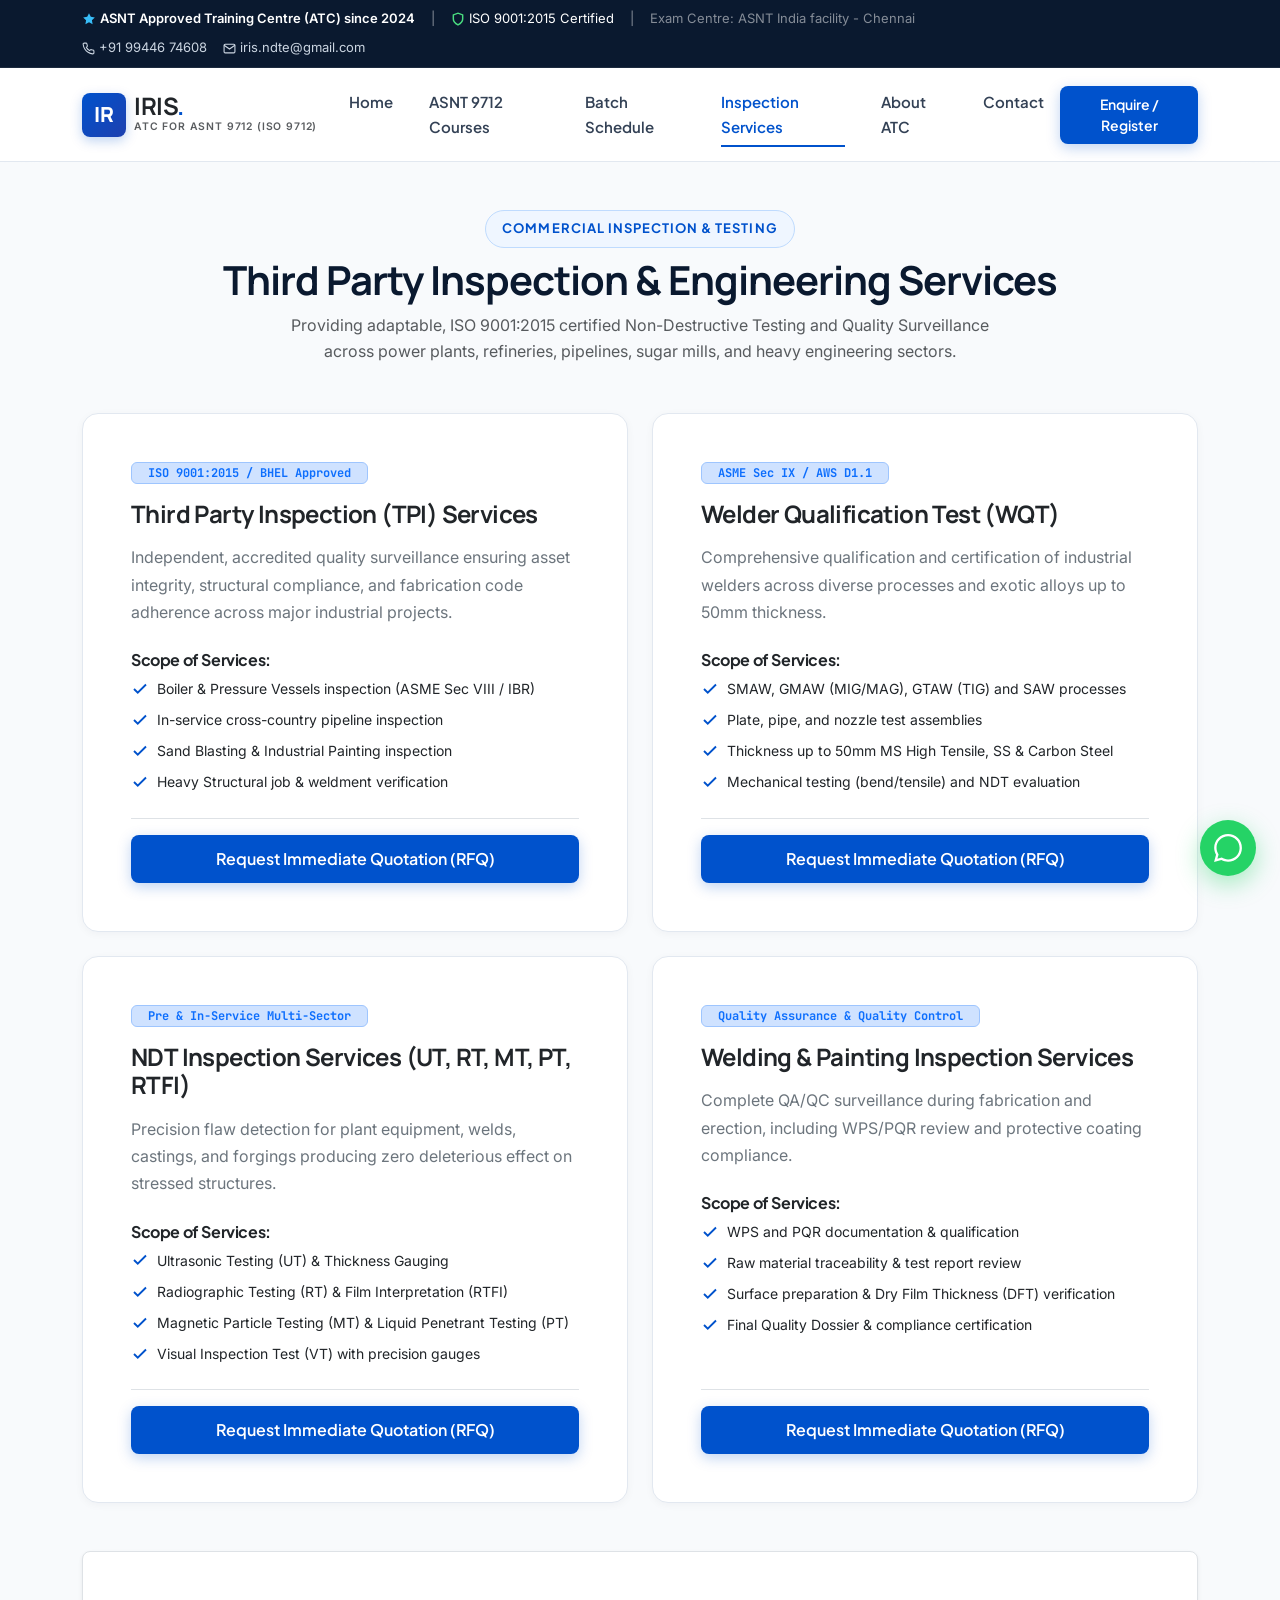
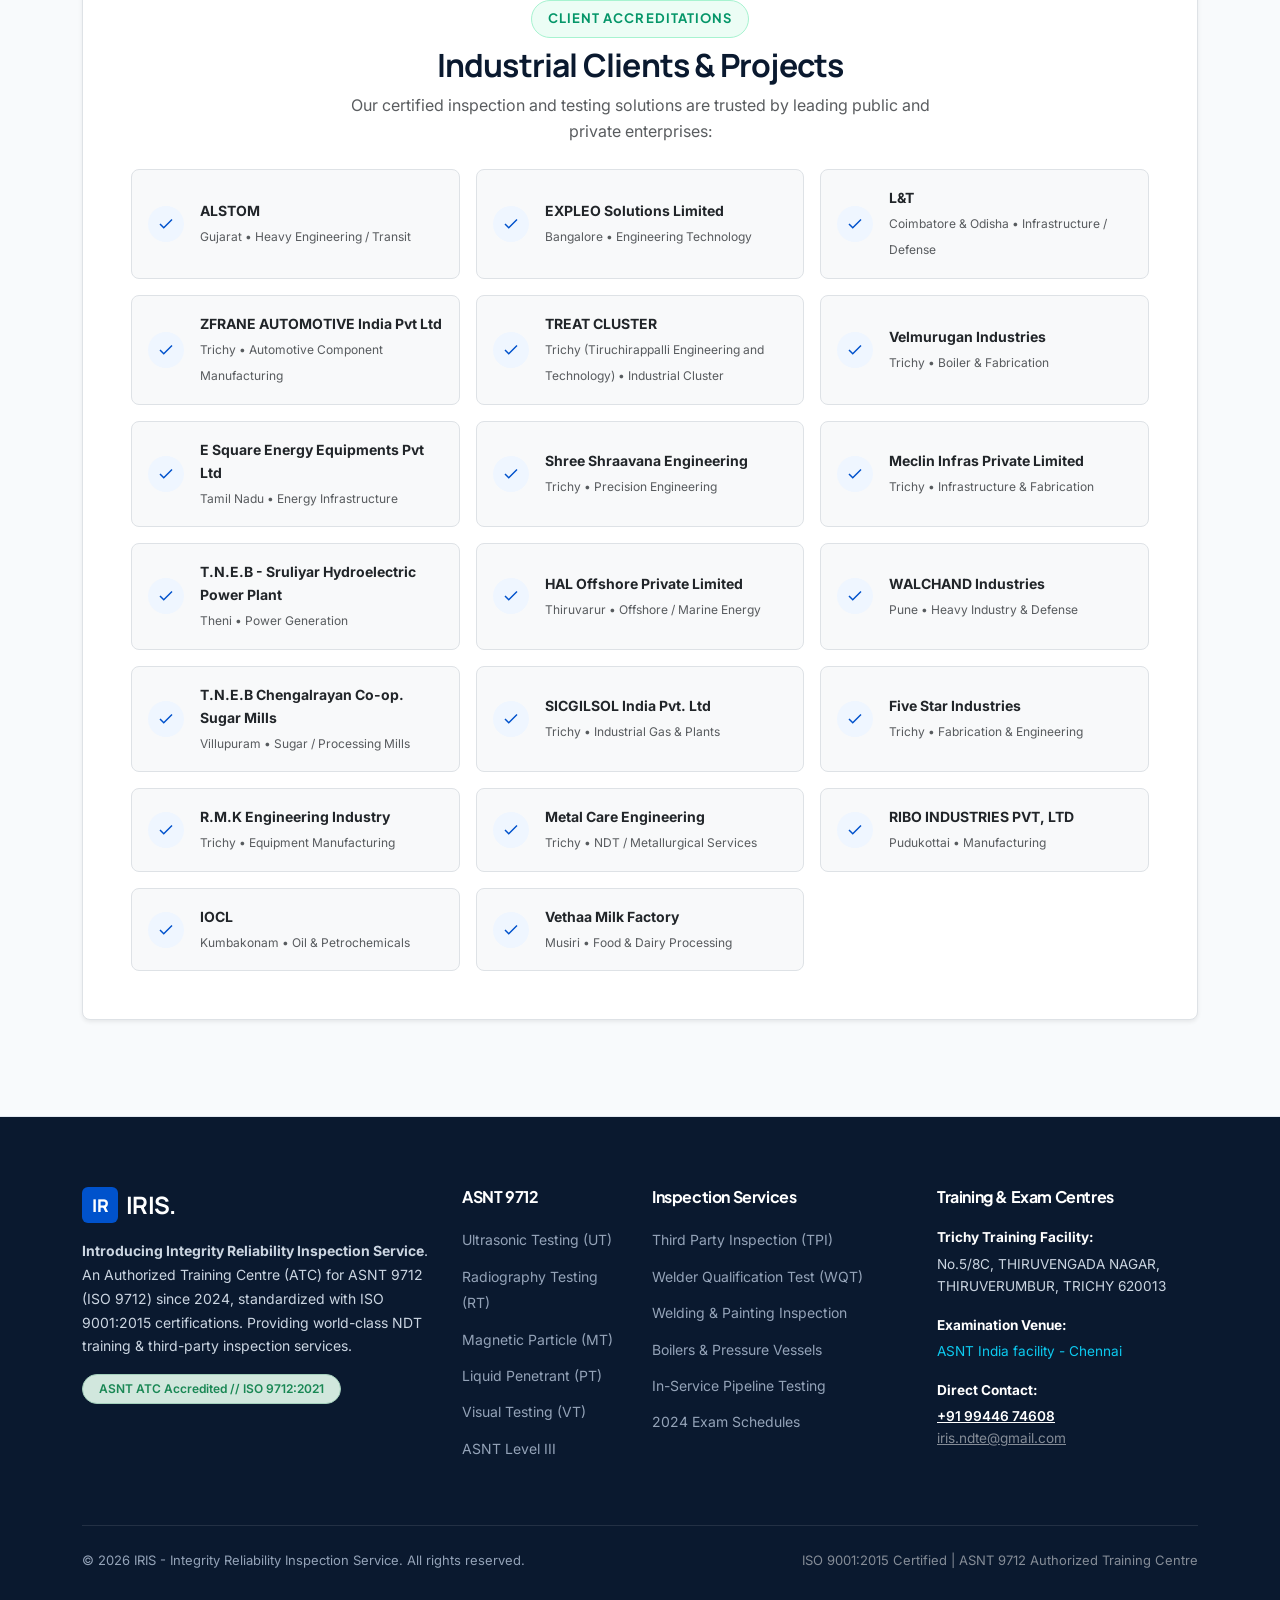
<file: services.html>
<!DOCTYPE html>
<html lang="en">
<head>
    <meta charset="UTF-8">
    <meta name="viewport" content="width=device-width, initial-scale=1.0">
    <title>Industrial Inspection Services | TPI, WQT &amp; NDT</title>
    <meta name="description" content="IRIS - Authorized Training Centre (ATC) for ASNT 9712 (ISO 9712) in Trichy. ISO 9001:2015 certified NDT Level II and Level III training, examinations at ASNT India Chennai, Third Party Inspection (TPI), and Welder Qualification Testing.">
    
    <!-- Bootstrap 5.3.3 CSS -->
    <link href="https://cdn.jsdelivr.net/npm/bootstrap@5.3.3/dist/css/bootstrap.min.css" rel="stylesheet" integrity="sha384-QWTKZyjpPEjISv5WaRU9OFeRpok6YctnYmDr5pNlyT2bRjXh0JMhjY6hW+ALEwIH" crossorigin="anonymous">
    
    <!-- Custom Theme Stylesheet (Index 3 Corporate Light Blue) -->
    <link rel="stylesheet" href="assets/css/custom.css">
    
    <!-- Favicon & Theme Color -->
    <meta name="theme-color" content="#0052CC">
</head>
<body>

    <!-- Institutional Accreditation Top Ribbon -->
    <div class="top-ribbon-bar">
        <div class="container d-flex flex-wrap justify-content-between align-items-center gap-2">
            <div class="d-flex align-items-center gap-3 flex-wrap">
                <span class="d-inline-flex align-items-center gap-1 fw-semibold text-white">
                    <svg width="14" height="14" viewBox="0 0 24 24" fill="#38BDF8"><path d="M12 2l3.09 6.26L22 9.27l-5 4.87 1.18 6.88L12 17.77l-6.18 3.25L7 14.14 2 9.27l6.91-1.01L12 2z"/></svg>
                    ASNT Approved Training Centre (ATC) since 2024
                </span>
                <span class="text-white-50">|</span>
                <span class="d-inline-flex align-items-center gap-1 text-white">
                    <svg width="14" height="14" viewBox="0 0 24 24" fill="none" stroke="#4ADE80" stroke-width="2.5"><path d="M12 22s8-4 8-10V5l-8-3-8 3v7c0 6 8 10 8 10z"/></svg>
                    ISO 9001:2015 Certified
                </span>
                <span class="text-white-50 d-none d-lg-inline">|</span>
                <span class="text-white-50 d-none d-lg-inline">
                    Exam Centre: ASNT India facility - Chennai                </span>
            </div>
            <div class="d-flex align-items-center gap-3">
                <a href="tel:+91 99446 74608" class="d-inline-flex align-items-center gap-1">
                    <svg width="13" height="13" viewBox="0 0 24 24" fill="none" stroke="currentColor" stroke-width="2"><path d="M22 16.92v3a2 2 0 0 1-2.18 2 19.79 19.79 0 0 1-8.63-3.07 19.5 19.5 0 0 1-6-6 19.79 19.79 0 0 1-3.07-8.67A2 2 0 0 1 4.11 2h3a2 2 0 0 1 2 1.72 12.84 12.84 0 0 0 .7 2.81 2 2 0 0 1-.45 2.11L8.09 9.91a16 16 0 0 0 6 6l1.27-1.27a2 2 0 0 1 2.11-.45 12.84 12.84 0 0 0 2.81.7A2 2 0 0 1 22 16.92z"></path></svg>
                    +91 99446 74608                </a>
                <a href="mailto:iris.ndte@gmail.com" class="d-none d-md-inline-flex align-items-center gap-1">
                    <svg width="13" height="13" viewBox="0 0 24 24" fill="none" stroke="currentColor" stroke-width="2"><path d="M4 4h16c1.1 0 2 .9 2 2v12c0 1.1-.9 2-2 2H4c-1.1 0-2-.9-2-2V6c0-1.1.9-2 2-2z"></path><polyline points="22,6 12,13 2,6"></polyline></svg>
                    iris.ndte@gmail.com                </a>
            </div>
        </div>
    </div>
<nav class="navbar navbar-expand-lg navbar-iris sticky-top">
    <div class="container">
        <!-- Brand Logo -->
        <a class="navbar-brand d-flex align-items-center gap-2 text-decoration-none" href="index.html">
            <div style="width: 44px; height: 44px; border-radius: 8px; background: linear-gradient(135deg, var(--iris-blue) 0%, #1E40AF 100%); color: #FFFFFF; font-family: var(--font-display); font-weight: 800; font-size: 1.3rem; display: flex; align-items: center; justify-content: center; box-shadow: 0 4px 12px rgba(0, 82, 204, 0.25);">
                IR
            </div>
            <div class="d-flex flex-column">
                <span class="fw-bold fs-4 text-dark lh-1" style="font-family: var(--font-display); letter-spacing: -0.02em;">
                    IRIS<span style="color: var(--iris-blue);">.</span>
                </span>
                <span class="text-uppercase fw-semibold text-muted" style="font-size: 0.65rem; letter-spacing: 0.08em;">
                    ATC for ASNT 9712 (ISO 9712)
                </span>
            </div>
        </a>

        <!-- Mobile Toggle Button -->
        <button class="navbar-toggler border-0 shadow-none" type="button" data-bs-toggle="collapse" data-bs-target="#irisNav" aria-controls="irisNav" aria-expanded="false" aria-label="Toggle navigation">
            <span class="navbar-toggler-icon"></span>
        </button>

        <!-- Nav Links -->
        <div class="collapse navbar-collapse" id="irisNav">
            <ul class="navbar-nav mx-auto mb-2 mb-lg-0 gap-lg-1">
                <li class="nav-item">
                    <a class="nav-link nav-link-iris " href="index.html">Home</a>
                </li>
                <li class="nav-item">
                    <a class="nav-link nav-link-iris " href="courses.html">ASNT 9712 Courses</a>
                </li>
                <li class="nav-item">
                    <a class="nav-link nav-link-iris " href="schedule.html">Batch Schedule</a>
                </li>
                <li class="nav-item">
                    <a class="nav-link nav-link-iris active" href="services.html">Inspection Services</a>
                </li>
                <li class="nav-item">
                    <a class="nav-link nav-link-iris " href="about.html">About ATC</a>
                </li>
                <li class="nav-item">
                    <a class="nav-link nav-link-iris " href="contact.html">Contact</a>
                </li>
            </ul>

            <!-- Nav Actions -->
            <div class="d-flex align-items-center gap-2">
                <a href="https://wa.me/919944674608?text=Hello%20IRIS%20Trichy,%20I%20would%20like%20to%20enquire%20or%20register%20for%20the%20ASNT%209712%20course." target="_blank" class="btn btn-iris-primary btn-sm px-3 py-2">
                    <span>Enquire / Register</span>
                </a>
            </div>
        </div>
    </div>
</nav>

<main class="py-5">
    <div class="container">
        <!-- Page Title -->
        <div class="text-center mb-5">
            <span class="badge-atc mb-2">COMMERCIAL INSPECTION & TESTING</span>
            <h1 class="fs-1 font-display" style="color: var(--iris-navy);">Third Party Inspection & Engineering Services</h1>
            <p class="text-muted mx-auto" style="max-width: 720px;">
                Providing adaptable, ISO 9001:2015 certified Non-Destructive Testing and Quality Surveillance across power plants, refineries, pipelines, sugar mills, and heavy engineering sectors.
            </p>
        </div>

        <!-- Services Grid -->
        <div class="row g-4 mb-5">
                            <div class="col-lg-6">
                    <div class="card-iris p-4 p-md-5">
                        <div>
                            <div class="d-flex justify-content-between align-items-center mb-3">
                                <span class="badge bg-primary-subtle text-primary border border-primary-subtle px-3 py-1 font-mono small fw-bold">
                                    ISO 9001:2015 / BHEL Approved                                </span>
                            </div>
                            <h2 class="fs-4 font-display mb-3 text-dark">Third Party Inspection (TPI) Services</h2>
                            <p class="text-secondary mb-4" style="line-height: 1.7;">Independent, accredited quality surveillance ensuring asset integrity, structural compliance, and fabrication code adherence across major industrial projects.</p>
                            
                            <h5 class="fs-6 fw-bold text-dark mb-2">Scope of Services:</h5>
                            <ul class="list-unstyled d-flex flex-column gap-2 mb-4 text-dark small">
                                                                    <li class="d-flex align-items-center gap-2">
                                        <svg width="18" height="18" viewBox="0 0 24 24" fill="none" stroke="var(--iris-blue)" stroke-width="2.5"><path d="M20 6L9 17l-5-5"/></svg>
                                        <span>Boiler &amp; Pressure Vessels inspection (ASME Sec VIII / IBR)</span>
                                    </li>
                                                                    <li class="d-flex align-items-center gap-2">
                                        <svg width="18" height="18" viewBox="0 0 24 24" fill="none" stroke="var(--iris-blue)" stroke-width="2.5"><path d="M20 6L9 17l-5-5"/></svg>
                                        <span>In-service cross-country pipeline inspection</span>
                                    </li>
                                                                    <li class="d-flex align-items-center gap-2">
                                        <svg width="18" height="18" viewBox="0 0 24 24" fill="none" stroke="var(--iris-blue)" stroke-width="2.5"><path d="M20 6L9 17l-5-5"/></svg>
                                        <span>Sand Blasting &amp; Industrial Painting inspection</span>
                                    </li>
                                                                    <li class="d-flex align-items-center gap-2">
                                        <svg width="18" height="18" viewBox="0 0 24 24" fill="none" stroke="var(--iris-blue)" stroke-width="2.5"><path d="M20 6L9 17l-5-5"/></svg>
                                        <span>Heavy Structural job &amp; weldment verification</span>
                                    </li>
                                                            </ul>
                        </div>
                        <div class="pt-3 border-top">
                            <a href="https://wa.me/919944674608?text=Hello%20IRIS,%20we%20require%20inspection%20services%20for%20Third+Party+Inspection+%28TPI%29+Services." target="_blank" class="btn btn-iris-primary w-100 text-center">
                                Request Immediate Quotation (RFQ)
                            </a>
                        </div>
                    </div>
                </div>
                            <div class="col-lg-6">
                    <div class="card-iris p-4 p-md-5">
                        <div>
                            <div class="d-flex justify-content-between align-items-center mb-3">
                                <span class="badge bg-primary-subtle text-primary border border-primary-subtle px-3 py-1 font-mono small fw-bold">
                                    ASME Sec IX / AWS D1.1                                </span>
                            </div>
                            <h2 class="fs-4 font-display mb-3 text-dark">Welder Qualification Test (WQT)</h2>
                            <p class="text-secondary mb-4" style="line-height: 1.7;">Comprehensive qualification and certification of industrial welders across diverse processes and exotic alloys up to 50mm thickness.</p>
                            
                            <h5 class="fs-6 fw-bold text-dark mb-2">Scope of Services:</h5>
                            <ul class="list-unstyled d-flex flex-column gap-2 mb-4 text-dark small">
                                                                    <li class="d-flex align-items-center gap-2">
                                        <svg width="18" height="18" viewBox="0 0 24 24" fill="none" stroke="var(--iris-blue)" stroke-width="2.5"><path d="M20 6L9 17l-5-5"/></svg>
                                        <span>SMAW, GMAW (MIG/MAG), GTAW (TIG) and SAW processes</span>
                                    </li>
                                                                    <li class="d-flex align-items-center gap-2">
                                        <svg width="18" height="18" viewBox="0 0 24 24" fill="none" stroke="var(--iris-blue)" stroke-width="2.5"><path d="M20 6L9 17l-5-5"/></svg>
                                        <span>Plate, pipe, and nozzle test assemblies</span>
                                    </li>
                                                                    <li class="d-flex align-items-center gap-2">
                                        <svg width="18" height="18" viewBox="0 0 24 24" fill="none" stroke="var(--iris-blue)" stroke-width="2.5"><path d="M20 6L9 17l-5-5"/></svg>
                                        <span>Thickness up to 50mm MS High Tensile, SS &amp; Carbon Steel</span>
                                    </li>
                                                                    <li class="d-flex align-items-center gap-2">
                                        <svg width="18" height="18" viewBox="0 0 24 24" fill="none" stroke="var(--iris-blue)" stroke-width="2.5"><path d="M20 6L9 17l-5-5"/></svg>
                                        <span>Mechanical testing (bend/tensile) and NDT evaluation</span>
                                    </li>
                                                            </ul>
                        </div>
                        <div class="pt-3 border-top">
                            <a href="https://wa.me/919944674608?text=Hello%20IRIS,%20we%20require%20inspection%20services%20for%20Welder+Qualification+Test+%28WQT%29." target="_blank" class="btn btn-iris-primary w-100 text-center">
                                Request Immediate Quotation (RFQ)
                            </a>
                        </div>
                    </div>
                </div>
                            <div class="col-lg-6">
                    <div class="card-iris p-4 p-md-5">
                        <div>
                            <div class="d-flex justify-content-between align-items-center mb-3">
                                <span class="badge bg-primary-subtle text-primary border border-primary-subtle px-3 py-1 font-mono small fw-bold">
                                    Pre &amp; In-Service Multi-Sector                                </span>
                            </div>
                            <h2 class="fs-4 font-display mb-3 text-dark">NDT Inspection Services (UT, RT, MT, PT, RTFI)</h2>
                            <p class="text-secondary mb-4" style="line-height: 1.7;">Precision flaw detection for plant equipment, welds, castings, and forgings producing zero deleterious effect on stressed structures.</p>
                            
                            <h5 class="fs-6 fw-bold text-dark mb-2">Scope of Services:</h5>
                            <ul class="list-unstyled d-flex flex-column gap-2 mb-4 text-dark small">
                                                                    <li class="d-flex align-items-center gap-2">
                                        <svg width="18" height="18" viewBox="0 0 24 24" fill="none" stroke="var(--iris-blue)" stroke-width="2.5"><path d="M20 6L9 17l-5-5"/></svg>
                                        <span>Ultrasonic Testing (UT) &amp; Thickness Gauging</span>
                                    </li>
                                                                    <li class="d-flex align-items-center gap-2">
                                        <svg width="18" height="18" viewBox="0 0 24 24" fill="none" stroke="var(--iris-blue)" stroke-width="2.5"><path d="M20 6L9 17l-5-5"/></svg>
                                        <span>Radiographic Testing (RT) &amp; Film Interpretation (RTFI)</span>
                                    </li>
                                                                    <li class="d-flex align-items-center gap-2">
                                        <svg width="18" height="18" viewBox="0 0 24 24" fill="none" stroke="var(--iris-blue)" stroke-width="2.5"><path d="M20 6L9 17l-5-5"/></svg>
                                        <span>Magnetic Particle Testing (MT) &amp; Liquid Penetrant Testing (PT)</span>
                                    </li>
                                                                    <li class="d-flex align-items-center gap-2">
                                        <svg width="18" height="18" viewBox="0 0 24 24" fill="none" stroke="var(--iris-blue)" stroke-width="2.5"><path d="M20 6L9 17l-5-5"/></svg>
                                        <span>Visual Inspection Test (VT) with precision gauges</span>
                                    </li>
                                                            </ul>
                        </div>
                        <div class="pt-3 border-top">
                            <a href="https://wa.me/919944674608?text=Hello%20IRIS,%20we%20require%20inspection%20services%20for%20NDT+Inspection+Services+%28UT%2C+RT%2C+MT%2C+PT%2C+RTFI%29." target="_blank" class="btn btn-iris-primary w-100 text-center">
                                Request Immediate Quotation (RFQ)
                            </a>
                        </div>
                    </div>
                </div>
                            <div class="col-lg-6">
                    <div class="card-iris p-4 p-md-5">
                        <div>
                            <div class="d-flex justify-content-between align-items-center mb-3">
                                <span class="badge bg-primary-subtle text-primary border border-primary-subtle px-3 py-1 font-mono small fw-bold">
                                    Quality Assurance &amp; Quality Control                                </span>
                            </div>
                            <h2 class="fs-4 font-display mb-3 text-dark">Welding &amp; Painting Inspection Services</h2>
                            <p class="text-secondary mb-4" style="line-height: 1.7;">Complete QA/QC surveillance during fabrication and erection, including WPS/PQR review and protective coating compliance.</p>
                            
                            <h5 class="fs-6 fw-bold text-dark mb-2">Scope of Services:</h5>
                            <ul class="list-unstyled d-flex flex-column gap-2 mb-4 text-dark small">
                                                                    <li class="d-flex align-items-center gap-2">
                                        <svg width="18" height="18" viewBox="0 0 24 24" fill="none" stroke="var(--iris-blue)" stroke-width="2.5"><path d="M20 6L9 17l-5-5"/></svg>
                                        <span>WPS and PQR documentation &amp; qualification</span>
                                    </li>
                                                                    <li class="d-flex align-items-center gap-2">
                                        <svg width="18" height="18" viewBox="0 0 24 24" fill="none" stroke="var(--iris-blue)" stroke-width="2.5"><path d="M20 6L9 17l-5-5"/></svg>
                                        <span>Raw material traceability &amp; test report review</span>
                                    </li>
                                                                    <li class="d-flex align-items-center gap-2">
                                        <svg width="18" height="18" viewBox="0 0 24 24" fill="none" stroke="var(--iris-blue)" stroke-width="2.5"><path d="M20 6L9 17l-5-5"/></svg>
                                        <span>Surface preparation &amp; Dry Film Thickness (DFT) verification</span>
                                    </li>
                                                                    <li class="d-flex align-items-center gap-2">
                                        <svg width="18" height="18" viewBox="0 0 24 24" fill="none" stroke="var(--iris-blue)" stroke-width="2.5"><path d="M20 6L9 17l-5-5"/></svg>
                                        <span>Final Quality Dossier &amp; compliance certification</span>
                                    </li>
                                                            </ul>
                        </div>
                        <div class="pt-3 border-top">
                            <a href="https://wa.me/919944674608?text=Hello%20IRIS,%20we%20require%20inspection%20services%20for%20Welding+%26+Painting+Inspection+Services." target="_blank" class="btn btn-iris-primary w-100 text-center">
                                Request Immediate Quotation (RFQ)
                            </a>
                        </div>
                    </div>
                </div>
                    </div>

        <!-- Client Roster Showcase -->
        <div class="my-5 p-4 p-md-5 bg-white rounded-3 border shadow-sm">
            <div class="text-center mb-4">
                <span class="badge-atc verified mb-2">CLIENT ACCREDITATIONS</span>
                <h2 class="fs-2 font-display" style="color: var(--iris-navy);">Industrial Clients & Projects</h2>
                <p class="text-muted mx-auto" style="max-width: 600px;">
                    Our certified inspection and testing solutions are trusted by leading public and private enterprises:
                </p>
            </div>

            <div class="row g-3">
                                    <div class="col-lg-4 col-md-6">
                        <div class="p-3 bg-light rounded-3 border d-flex align-items-center gap-3 h-100">
                            <div style="width: 36px; height: 36px; border-radius: 50%; background: var(--iris-ice); display: flex; align-items: center; justify-content: center; color: var(--iris-blue); flex-shrink: 0;">
                                <svg width="18" height="18" viewBox="0 0 24 24" fill="none" stroke="currentColor" stroke-width="2"><path d="M20 6L9 17l-5-5"/></svg>
                            </div>
                            <div>
                                <strong class="d-block text-dark small">ALSTOM</strong>
                                <span class="text-muted" style="font-size: 0.75rem;">Gujarat &bull; Heavy Engineering / Transit</span>
                            </div>
                        </div>
                    </div>
                                    <div class="col-lg-4 col-md-6">
                        <div class="p-3 bg-light rounded-3 border d-flex align-items-center gap-3 h-100">
                            <div style="width: 36px; height: 36px; border-radius: 50%; background: var(--iris-ice); display: flex; align-items: center; justify-content: center; color: var(--iris-blue); flex-shrink: 0;">
                                <svg width="18" height="18" viewBox="0 0 24 24" fill="none" stroke="currentColor" stroke-width="2"><path d="M20 6L9 17l-5-5"/></svg>
                            </div>
                            <div>
                                <strong class="d-block text-dark small">EXPLEO Solutions Limited</strong>
                                <span class="text-muted" style="font-size: 0.75rem;">Bangalore &bull; Engineering Technology</span>
                            </div>
                        </div>
                    </div>
                                    <div class="col-lg-4 col-md-6">
                        <div class="p-3 bg-light rounded-3 border d-flex align-items-center gap-3 h-100">
                            <div style="width: 36px; height: 36px; border-radius: 50%; background: var(--iris-ice); display: flex; align-items: center; justify-content: center; color: var(--iris-blue); flex-shrink: 0;">
                                <svg width="18" height="18" viewBox="0 0 24 24" fill="none" stroke="currentColor" stroke-width="2"><path d="M20 6L9 17l-5-5"/></svg>
                            </div>
                            <div>
                                <strong class="d-block text-dark small">L&amp;T</strong>
                                <span class="text-muted" style="font-size: 0.75rem;">Coimbatore &amp; Odisha &bull; Infrastructure / Defense</span>
                            </div>
                        </div>
                    </div>
                                    <div class="col-lg-4 col-md-6">
                        <div class="p-3 bg-light rounded-3 border d-flex align-items-center gap-3 h-100">
                            <div style="width: 36px; height: 36px; border-radius: 50%; background: var(--iris-ice); display: flex; align-items: center; justify-content: center; color: var(--iris-blue); flex-shrink: 0;">
                                <svg width="18" height="18" viewBox="0 0 24 24" fill="none" stroke="currentColor" stroke-width="2"><path d="M20 6L9 17l-5-5"/></svg>
                            </div>
                            <div>
                                <strong class="d-block text-dark small">ZFRANE AUTOMOTIVE India Pvt Ltd</strong>
                                <span class="text-muted" style="font-size: 0.75rem;">Trichy &bull; Automotive Component Manufacturing</span>
                            </div>
                        </div>
                    </div>
                                    <div class="col-lg-4 col-md-6">
                        <div class="p-3 bg-light rounded-3 border d-flex align-items-center gap-3 h-100">
                            <div style="width: 36px; height: 36px; border-radius: 50%; background: var(--iris-ice); display: flex; align-items: center; justify-content: center; color: var(--iris-blue); flex-shrink: 0;">
                                <svg width="18" height="18" viewBox="0 0 24 24" fill="none" stroke="currentColor" stroke-width="2"><path d="M20 6L9 17l-5-5"/></svg>
                            </div>
                            <div>
                                <strong class="d-block text-dark small">TREAT CLUSTER</strong>
                                <span class="text-muted" style="font-size: 0.75rem;">Trichy (Tiruchirappalli Engineering and Technology) &bull; Industrial Cluster</span>
                            </div>
                        </div>
                    </div>
                                    <div class="col-lg-4 col-md-6">
                        <div class="p-3 bg-light rounded-3 border d-flex align-items-center gap-3 h-100">
                            <div style="width: 36px; height: 36px; border-radius: 50%; background: var(--iris-ice); display: flex; align-items: center; justify-content: center; color: var(--iris-blue); flex-shrink: 0;">
                                <svg width="18" height="18" viewBox="0 0 24 24" fill="none" stroke="currentColor" stroke-width="2"><path d="M20 6L9 17l-5-5"/></svg>
                            </div>
                            <div>
                                <strong class="d-block text-dark small">Velmurugan Industries</strong>
                                <span class="text-muted" style="font-size: 0.75rem;">Trichy &bull; Boiler &amp; Fabrication</span>
                            </div>
                        </div>
                    </div>
                                    <div class="col-lg-4 col-md-6">
                        <div class="p-3 bg-light rounded-3 border d-flex align-items-center gap-3 h-100">
                            <div style="width: 36px; height: 36px; border-radius: 50%; background: var(--iris-ice); display: flex; align-items: center; justify-content: center; color: var(--iris-blue); flex-shrink: 0;">
                                <svg width="18" height="18" viewBox="0 0 24 24" fill="none" stroke="currentColor" stroke-width="2"><path d="M20 6L9 17l-5-5"/></svg>
                            </div>
                            <div>
                                <strong class="d-block text-dark small">E Square Energy Equipments Pvt Ltd</strong>
                                <span class="text-muted" style="font-size: 0.75rem;">Tamil Nadu &bull; Energy Infrastructure</span>
                            </div>
                        </div>
                    </div>
                                    <div class="col-lg-4 col-md-6">
                        <div class="p-3 bg-light rounded-3 border d-flex align-items-center gap-3 h-100">
                            <div style="width: 36px; height: 36px; border-radius: 50%; background: var(--iris-ice); display: flex; align-items: center; justify-content: center; color: var(--iris-blue); flex-shrink: 0;">
                                <svg width="18" height="18" viewBox="0 0 24 24" fill="none" stroke="currentColor" stroke-width="2"><path d="M20 6L9 17l-5-5"/></svg>
                            </div>
                            <div>
                                <strong class="d-block text-dark small">Shree Shraavana Engineering</strong>
                                <span class="text-muted" style="font-size: 0.75rem;">Trichy &bull; Precision Engineering</span>
                            </div>
                        </div>
                    </div>
                                    <div class="col-lg-4 col-md-6">
                        <div class="p-3 bg-light rounded-3 border d-flex align-items-center gap-3 h-100">
                            <div style="width: 36px; height: 36px; border-radius: 50%; background: var(--iris-ice); display: flex; align-items: center; justify-content: center; color: var(--iris-blue); flex-shrink: 0;">
                                <svg width="18" height="18" viewBox="0 0 24 24" fill="none" stroke="currentColor" stroke-width="2"><path d="M20 6L9 17l-5-5"/></svg>
                            </div>
                            <div>
                                <strong class="d-block text-dark small">Meclin Infras Private Limited</strong>
                                <span class="text-muted" style="font-size: 0.75rem;">Trichy &bull; Infrastructure &amp; Fabrication</span>
                            </div>
                        </div>
                    </div>
                                    <div class="col-lg-4 col-md-6">
                        <div class="p-3 bg-light rounded-3 border d-flex align-items-center gap-3 h-100">
                            <div style="width: 36px; height: 36px; border-radius: 50%; background: var(--iris-ice); display: flex; align-items: center; justify-content: center; color: var(--iris-blue); flex-shrink: 0;">
                                <svg width="18" height="18" viewBox="0 0 24 24" fill="none" stroke="currentColor" stroke-width="2"><path d="M20 6L9 17l-5-5"/></svg>
                            </div>
                            <div>
                                <strong class="d-block text-dark small">T.N.E.B - Sruliyar Hydroelectric Power Plant</strong>
                                <span class="text-muted" style="font-size: 0.75rem;">Theni &bull; Power Generation</span>
                            </div>
                        </div>
                    </div>
                                    <div class="col-lg-4 col-md-6">
                        <div class="p-3 bg-light rounded-3 border d-flex align-items-center gap-3 h-100">
                            <div style="width: 36px; height: 36px; border-radius: 50%; background: var(--iris-ice); display: flex; align-items: center; justify-content: center; color: var(--iris-blue); flex-shrink: 0;">
                                <svg width="18" height="18" viewBox="0 0 24 24" fill="none" stroke="currentColor" stroke-width="2"><path d="M20 6L9 17l-5-5"/></svg>
                            </div>
                            <div>
                                <strong class="d-block text-dark small">HAL Offshore Private Limited</strong>
                                <span class="text-muted" style="font-size: 0.75rem;">Thiruvarur &bull; Offshore / Marine Energy</span>
                            </div>
                        </div>
                    </div>
                                    <div class="col-lg-4 col-md-6">
                        <div class="p-3 bg-light rounded-3 border d-flex align-items-center gap-3 h-100">
                            <div style="width: 36px; height: 36px; border-radius: 50%; background: var(--iris-ice); display: flex; align-items: center; justify-content: center; color: var(--iris-blue); flex-shrink: 0;">
                                <svg width="18" height="18" viewBox="0 0 24 24" fill="none" stroke="currentColor" stroke-width="2"><path d="M20 6L9 17l-5-5"/></svg>
                            </div>
                            <div>
                                <strong class="d-block text-dark small">WALCHAND Industries</strong>
                                <span class="text-muted" style="font-size: 0.75rem;">Pune &bull; Heavy Industry &amp; Defense</span>
                            </div>
                        </div>
                    </div>
                                    <div class="col-lg-4 col-md-6">
                        <div class="p-3 bg-light rounded-3 border d-flex align-items-center gap-3 h-100">
                            <div style="width: 36px; height: 36px; border-radius: 50%; background: var(--iris-ice); display: flex; align-items: center; justify-content: center; color: var(--iris-blue); flex-shrink: 0;">
                                <svg width="18" height="18" viewBox="0 0 24 24" fill="none" stroke="currentColor" stroke-width="2"><path d="M20 6L9 17l-5-5"/></svg>
                            </div>
                            <div>
                                <strong class="d-block text-dark small">T.N.E.B Chengalrayan Co-op. Sugar Mills</strong>
                                <span class="text-muted" style="font-size: 0.75rem;">Villupuram &bull; Sugar / Processing Mills</span>
                            </div>
                        </div>
                    </div>
                                    <div class="col-lg-4 col-md-6">
                        <div class="p-3 bg-light rounded-3 border d-flex align-items-center gap-3 h-100">
                            <div style="width: 36px; height: 36px; border-radius: 50%; background: var(--iris-ice); display: flex; align-items: center; justify-content: center; color: var(--iris-blue); flex-shrink: 0;">
                                <svg width="18" height="18" viewBox="0 0 24 24" fill="none" stroke="currentColor" stroke-width="2"><path d="M20 6L9 17l-5-5"/></svg>
                            </div>
                            <div>
                                <strong class="d-block text-dark small">SICGILSOL India Pvt. Ltd</strong>
                                <span class="text-muted" style="font-size: 0.75rem;">Trichy &bull; Industrial Gas &amp; Plants</span>
                            </div>
                        </div>
                    </div>
                                    <div class="col-lg-4 col-md-6">
                        <div class="p-3 bg-light rounded-3 border d-flex align-items-center gap-3 h-100">
                            <div style="width: 36px; height: 36px; border-radius: 50%; background: var(--iris-ice); display: flex; align-items: center; justify-content: center; color: var(--iris-blue); flex-shrink: 0;">
                                <svg width="18" height="18" viewBox="0 0 24 24" fill="none" stroke="currentColor" stroke-width="2"><path d="M20 6L9 17l-5-5"/></svg>
                            </div>
                            <div>
                                <strong class="d-block text-dark small">Five Star Industries</strong>
                                <span class="text-muted" style="font-size: 0.75rem;">Trichy &bull; Fabrication &amp; Engineering</span>
                            </div>
                        </div>
                    </div>
                                    <div class="col-lg-4 col-md-6">
                        <div class="p-3 bg-light rounded-3 border d-flex align-items-center gap-3 h-100">
                            <div style="width: 36px; height: 36px; border-radius: 50%; background: var(--iris-ice); display: flex; align-items: center; justify-content: center; color: var(--iris-blue); flex-shrink: 0;">
                                <svg width="18" height="18" viewBox="0 0 24 24" fill="none" stroke="currentColor" stroke-width="2"><path d="M20 6L9 17l-5-5"/></svg>
                            </div>
                            <div>
                                <strong class="d-block text-dark small">R.M.K Engineering Industry</strong>
                                <span class="text-muted" style="font-size: 0.75rem;">Trichy &bull; Equipment Manufacturing</span>
                            </div>
                        </div>
                    </div>
                                    <div class="col-lg-4 col-md-6">
                        <div class="p-3 bg-light rounded-3 border d-flex align-items-center gap-3 h-100">
                            <div style="width: 36px; height: 36px; border-radius: 50%; background: var(--iris-ice); display: flex; align-items: center; justify-content: center; color: var(--iris-blue); flex-shrink: 0;">
                                <svg width="18" height="18" viewBox="0 0 24 24" fill="none" stroke="currentColor" stroke-width="2"><path d="M20 6L9 17l-5-5"/></svg>
                            </div>
                            <div>
                                <strong class="d-block text-dark small">Metal Care Engineering</strong>
                                <span class="text-muted" style="font-size: 0.75rem;">Trichy &bull; NDT / Metallurgical Services</span>
                            </div>
                        </div>
                    </div>
                                    <div class="col-lg-4 col-md-6">
                        <div class="p-3 bg-light rounded-3 border d-flex align-items-center gap-3 h-100">
                            <div style="width: 36px; height: 36px; border-radius: 50%; background: var(--iris-ice); display: flex; align-items: center; justify-content: center; color: var(--iris-blue); flex-shrink: 0;">
                                <svg width="18" height="18" viewBox="0 0 24 24" fill="none" stroke="currentColor" stroke-width="2"><path d="M20 6L9 17l-5-5"/></svg>
                            </div>
                            <div>
                                <strong class="d-block text-dark small">RIBO INDUSTRIES PVT, LTD</strong>
                                <span class="text-muted" style="font-size: 0.75rem;">Pudukottai &bull; Manufacturing</span>
                            </div>
                        </div>
                    </div>
                                    <div class="col-lg-4 col-md-6">
                        <div class="p-3 bg-light rounded-3 border d-flex align-items-center gap-3 h-100">
                            <div style="width: 36px; height: 36px; border-radius: 50%; background: var(--iris-ice); display: flex; align-items: center; justify-content: center; color: var(--iris-blue); flex-shrink: 0;">
                                <svg width="18" height="18" viewBox="0 0 24 24" fill="none" stroke="currentColor" stroke-width="2"><path d="M20 6L9 17l-5-5"/></svg>
                            </div>
                            <div>
                                <strong class="d-block text-dark small">IOCL</strong>
                                <span class="text-muted" style="font-size: 0.75rem;">Kumbakonam &bull; Oil &amp; Petrochemicals</span>
                            </div>
                        </div>
                    </div>
                                    <div class="col-lg-4 col-md-6">
                        <div class="p-3 bg-light rounded-3 border d-flex align-items-center gap-3 h-100">
                            <div style="width: 36px; height: 36px; border-radius: 50%; background: var(--iris-ice); display: flex; align-items: center; justify-content: center; color: var(--iris-blue); flex-shrink: 0;">
                                <svg width="18" height="18" viewBox="0 0 24 24" fill="none" stroke="currentColor" stroke-width="2"><path d="M20 6L9 17l-5-5"/></svg>
                            </div>
                            <div>
                                <strong class="d-block text-dark small">Vethaa Milk Factory</strong>
                                <span class="text-muted" style="font-size: 0.75rem;">Musiri &bull; Food &amp; Dairy Processing</span>
                            </div>
                        </div>
                    </div>
                            </div>
        </div>
    </div>
</main>

    <!-- Institutional Footer -->
    <footer class="footer-iris">
        <div class="container">
            <div class="row g-4">
                <!-- Col 1: About ATC -->
                <div class="col-lg-4 col-md-6">
                    <div class="d-flex align-items-center gap-2 mb-3">
                        <div style="width: 36px; height: 36px; border-radius: 6px; background: #0052CC; color: #FFFFFF; font-family: var(--font-display); font-weight: 800; font-size: 1.1rem; display: flex; align-items: center; justify-content: center;">
                            IR
                        </div>
                        <h3 class="text-white fs-4 mb-0 font-display">IRIS<span>.</span></h3>
                    </div>
                    <p style="font-size: 0.875rem; line-height: 1.7; color: #CBD5E1;">
                        <strong>Introducing Integrity Reliability Inspection Service</strong>. An Authorized Training Centre (ATC) for ASNT 9712 (ISO 9712) since 2024, standardized with ISO 9001:2015 certifications. Providing world-class NDT training & third-party inspection services.
                    </p>
                    <div class="mt-3">
                        <span class="badge bg-success-subtle text-success border border-success-subtle px-3 py-2 rounded-pill fw-semibold" style="font-size: 0.75rem;">
                            ASNT ATC Accredited // ISO 9712:2021
                        </span>
                    </div>
                </div>

                <!-- Col 2: ASNT 9712 Courses -->
                <div class="col-lg-2 col-md-6 col-6">
                    <h4>ASNT 9712</h4>
                    <ul>
                        <li><a href="courses.html">Ultrasonic Testing (UT)</a></li>
                        <li><a href="courses.html">Radiography Testing (RT)</a></li>
                        <li><a href="courses.html">Magnetic Particle (MT)</a></li>
                        <li><a href="courses.html">Liquid Penetrant (PT)</a></li>
                        <li><a href="courses.html">Visual Testing (VT)</a></li>
                        <li><a href="courses.html">ASNT Level III</a></li>
                    </ul>
                </div>

                <!-- Col 3: Services -->
                <div class="col-lg-3 col-md-6 col-6">
                    <h4>Inspection Services</h4>
                    <ul>
                        <li><a href="services.html">Third Party Inspection (TPI)</a></li>
                        <li><a href="services.html">Welder Qualification Test (WQT)</a></li>
                        <li><a href="services.html">Welding & Painting Inspection</a></li>
                        <li><a href="services.html">Boilers & Pressure Vessels</a></li>
                        <li><a href="services.html">In-Service Pipeline Testing</a></li>
                        <li><a href="schedule.html">2024 Exam Schedules</a></li>
                    </ul>
                </div>

                <!-- Col 4: Facility & Exam Locations -->
                <div class="col-lg-3 col-md-6">
                    <h4>Training & Exam Centres</h4>
                    <div class="mb-3" style="font-size: 0.85rem; color: #CBD5E1;">
                        <strong class="d-block text-white mb-1">Trichy Training Facility:</strong>
                        <span>No.5/8C, THIRUVENGADA NAGAR, THIRUVERUMBUR, TRICHY 620013</span>
                    </div>
                    <div class="mb-3" style="font-size: 0.85rem; color: #CBD5E1;">
                        <strong class="d-block text-white mb-1">Examination Venue:</strong>
                        <span class="text-info">ASNT India facility - Chennai</span>
                    </div>
                    <div style="font-size: 0.85rem; color: #CBD5E1;">
                        <strong class="d-block text-white mb-1">Direct Contact:</strong>
                        <a href="tel:+91 99446 74608" class="d-block text-white fw-semibold">+91 99446 74608</a>
                        <a href="mailto:iris.ndte@gmail.com" class="d-block text-white-50">iris.ndte@gmail.com</a>
                    </div>
                </div>
            </div>

            <!-- Footer Bottom -->
            <div class="footer-bottom-iris d-flex flex-wrap justify-content-between align-items-center gap-2">
                <div>
                    &copy; 2026 IRIS - Integrity Reliability Inspection Service. All rights reserved.
                </div>
                <div class="text-white-50">
                    ISO 9001:2015 Certified | ASNT 9712 Authorized Training Centre
                </div>
            </div>
        </div>
    </footer>

    <!-- Floating WhatsApp Action Button -->
    <a href="https://wa.me/919944674608?text=Hello%20IRIS%20Trichy,%20I%20am%20enquiring%20about%20your%20ASNT%209712%20training%20and%20inspection%20services." 
       target="_blank" 
       class="floating-wa-btn" 
       title="Chat with IRIS on WhatsApp" 
       aria-label="WhatsApp Contact">
        <svg width="28" height="28" viewBox="0 0 24 24" fill="currentColor">
            <path d="M.057 24l1.687-6.163c-1.041-1.804-1.588-3.849-1.587-5.946.003-6.556 5.338-11.891 11.893-11.891 3.181.001 6.167 1.24 8.413 3.488 2.245 2.248 3.481 5.236 3.48 8.414-.003 6.557-5.338 11.892-11.893 11.892-1.99-.001-3.951-.5-5.688-1.448l-6.305 1.654zm6.597-3.807c1.676.995 3.276 1.591 5.392 1.592 5.448 0 9.886-4.434 9.889-9.885.002-5.462-4.415-9.89-9.881-9.892-5.452 0-9.887 4.434-9.889 9.884-.001 2.225.651 3.891 1.746 5.634l-.999 3.648 3.742-.981z"/>
        </svg>
    </a>

    <!-- Course Detail Reusable Modal -->
    <!-- Course Detail & Syllabus Modal -->
<div class="modal fade" id="courseDetailModal" tabindex="-1" aria-labelledby="modalCourseTitle" aria-hidden="true">
    <div class="modal-dialog modal-dialog-centered modal-lg">
        <div class="modal-content border-0 shadow-lg rounded-3">
            <div class="modal-header text-white" style="background-color: var(--iris-navy);">
                <div>
                    <span class="badge bg-primary px-3 py-1 font-mono text-uppercase mb-1" id="modalCourseLevel">Level –II</span>
                    <h4 class="modal-title font-display fs-5" id="modalCourseTitle">Course Details</h4>
                </div>
                <button type="button" class="btn-close btn-close-white" data-bs-dismiss="modal" aria-label="Close"></button>
            </div>
            <div class="modal-body p-4">
                <div class="row g-3 mb-4">
                    <div class="col-md-6">
                        <div class="p-3 bg-light rounded-3 border">
                            <span class="text-uppercase text-muted fw-bold d-block small mb-1">Required Duration:</span>
                            <strong class="fs-6 text-primary" id="modalCourseDuration">18 Days (8 Hours/Day)</strong>
                        </div>
                    </div>
                    <div class="col-md-6">
                        <div class="p-3 bg-light rounded-3 border">
                            <span class="text-uppercase text-muted fw-bold d-block small mb-1">Examination Venue:</span>
                            <strong class="fs-6 text-dark" id="modalCourseExam">ASNT India facility - Chennai</strong>
                        </div>
                    </div>
                </div>

                <div class="mb-3">
                    <h5 class="fs-6 fw-bold text-dark mb-2">Program Overview:</h5>
                    <p class="text-secondary" id="modalCourseDesc" style="line-height: 1.7;"></p>
                </div>

                <div class="p-3 bg-primary-subtle rounded-3 border border-primary-subtle mb-3">
                    <h5 class="fs-6 fw-bold text-primary mb-1">Techniques Taught:</h5>
                    <p class="mb-0 text-dark small" id="modalCourseTech"></p>
                </div>

                <div class="p-3 bg-warning-subtle rounded-3 border border-warning-subtle mb-4">
                    <h5 class="fs-6 fw-bold text-dark mb-1">Sectors Covered (Welding, Casting & Forging):</h5>
                    <p class="mb-0 text-dark small" id="modalCourseSectors"></p>
                </div>

                <div class="d-flex justify-content-end gap-2 flex-wrap">
                    <button type="button" class="btn btn-outline-secondary" data-bs-dismiss="modal">Close</button>
                    <a href="#" id="modalWhatsAppBtn" target="_blank" class="btn btn-iris-primary">
                        Enquire / Register on WhatsApp
                    </a>
                </div>
            </div>
        </div>
    </div>
</div>

    <!-- Bootstrap 5.3.3 JS Bundle -->
    <script src="https://cdn.jsdelivr.net/npm/bootstrap@5.3.3/dist/js/bootstrap.bundle.min.js" integrity="sha384-YvpcrYf0tY3lHB60NNkmXc5s9fDVZLESaAA55NDzOxhy9GkcIdslK1eN7N6jIeHz" crossorigin="anonymous"></script>
    
    <!-- Application JS -->
    <script src="assets/js/app.js"></script>
</body>
</html>
</file>
<file: css/style3.css>
/* ==========================================================================
   IRIS Design Variant 3 - International Corporate Light Theme
   Standardized on Global Inspection Authorities (TÜV SÜD, SGS, DNV, Bureau Veritas)
   Palette: Sapphire Blue, Precision Navy, Clean Ice & White
   Typography: Manrope, Plus Jakarta Sans, Inter
   ========================================================================== */

@import url('https://fonts.googleapis.com/css2?family=Inter:wght@300;400;500;600;700&family=Manrope:wght@500;600;700;800&family=Plus+Jakarta+Sans:wght@500;600;700;800&family=JetBrains+Mono:wght@500;600&display=swap');

:root {
    /* Primary International Corporate Blues */
    --blue-primary: #0052CC;         /* Royal Engineering Blue */
    --blue-primary-hover: #0747A6;
    --blue-deep: #0A192F;            /* Deep Inspection Navy */
    --blue-navy: #0F172A;
    --blue-accent: #2563EB;          /* Sapphire Accent */
    --blue-light: #EFF6FF;           /* Ice Blue Surface */
    --blue-border: #BFDBFE;          /* Subtle Blue Border */
    --blue-glow: rgba(0, 82, 204, 0.2);

    /* Neutral Light System */
    --bg-page: #F8FAFC;              /* Clean Crisp Off-White */
    --bg-white: #FFFFFF;
    --bg-subtle: #F1F5F9;
    --border-light: #E2E8F0;
    --border-card: #E5E7EB;

    /* Text Colors */
    --text-heading: #0F172A;         /* Slate 900 */
    --text-body: #334155;            /* Slate 700 */
    --text-muted: #64748B;           /* Slate 500 */
    --text-subtle: #94A3B8;

    /* Status & Accreditation Accents */
    --emerald-approved: #059669;
    --emerald-bg: #ECFDF5;
    --emerald-border: #A7F3D0;
    --amber-warning: #D97706;

    /* Typography */
    --font-display: 'Manrope', -apple-system, BlinkMacSystemFont, sans-serif;
    --font-heading: 'Plus Jakarta Sans', -apple-system, BlinkMacSystemFont, sans-serif;
    --font-body: 'Inter', -apple-system, BlinkMacSystemFont, sans-serif;
    --font-mono: 'JetBrains Mono', monospace;

    /* Elevation & Shadows */
    --shadow-sm: 0 1px 3px rgba(15, 23, 42, 0.06), 0 1px 2px rgba(15, 23, 42, 0.04);
    --shadow-md: 0 4px 16px -2px rgba(15, 23, 42, 0.08), 0 2px 6px -2px rgba(15, 23, 42, 0.04);
    --shadow-lg: 0 12px 32px -4px rgba(15, 23, 42, 0.1), 0 4px 12px -2px rgba(15, 23, 42, 0.05);
    --shadow-hover: 0 20px 40px -8px rgba(0, 82, 204, 0.15), 0 8px 16px -4px rgba(15, 23, 42, 0.06);

    --radius-sm: 6px;
    --radius-md: 12px;
    --radius-lg: 18px;
    --radius-full: 9999px;
    --transition: all 0.25s cubic-bezier(0.16, 1, 0.3, 1);
}

*, *::before, *::after {
    box-sizing: border-box;
    margin: 0;
    padding: 0;
}

html {
    scroll-behavior: smooth;
    font-size: 16px;
}

body {
    font-family: var(--font-body);
    background-color: var(--bg-page);
    color: var(--text-body);
    line-height: 1.65;
    -webkit-font-smoothing: antialiased;
    letter-spacing: -0.011em;
}

.container {
    max-width: 1240px;
    margin: 0 auto;
    padding: 0 24px;
}

/* Typography Utilities */
h1, h2, h3, h4, h5, h6 {
    font-family: var(--font-heading);
    color: var(--text-heading);
    font-weight: 700;
    line-height: 1.25;
    letter-spacing: -0.025em;
}

.font-display {
    font-family: var(--font-display);
}

.badge-corp {
    display: inline-flex;
    align-items: center;
    gap: 8px;
    font-family: var(--font-heading);
    font-size: 0.8125rem;
    font-weight: 700;
    text-transform: uppercase;
    letter-spacing: 0.08em;
    padding: 6px 14px;
    border-radius: var(--radius-full);
    background: var(--blue-light);
    border: 1px solid var(--blue-border);
    color: var(--blue-primary);
    margin-bottom: 16px;
}

.badge-corp.verified {
    background: var(--emerald-bg);
    border-color: var(--emerald-border);
    color: var(--emerald-approved);
}

.section-title-corp {
    font-size: clamp(2rem, 3.5vw, 2.75rem);
    font-weight: 800;
    margin-bottom: 16px;
    color: var(--blue-deep);
}

.section-desc-corp {
    font-size: 1.0625rem;
    color: var(--text-muted);
    max-width: 660px;
    margin-bottom: 48px;
    line-height: 1.7;
}

.text-blue-primary {
    color: var(--blue-primary);
}

/* Buttons */
.btn-corp {
    display: inline-flex;
    align-items: center;
    justify-content: center;
    gap: 10px;
    font-family: var(--font-heading);
    font-weight: 600;
    font-size: 0.9375rem;
    padding: 12px 24px;
    border-radius: var(--radius-sm);
    cursor: pointer;
    transition: var(--transition);
    text-decoration: none;
    border: 1px solid transparent;
}

.btn-corp-primary {
    background-color: var(--blue-primary);
    color: #FFFFFF;
    box-shadow: 0 4px 14px var(--blue-glow);
}

.btn-corp-primary:hover {
    background-color: var(--blue-primary-hover);
    transform: translateY(-2px);
    box-shadow: 0 8px 22px rgba(0, 82, 204, 0.35);
    color: #FFFFFF;
}

.btn-corp-outline {
    background-color: #FFFFFF;
    border: 1px solid var(--border-light);
    color: var(--blue-deep);
    box-shadow: var(--shadow-sm);
}

.btn-corp-outline:hover {
    border-color: var(--blue-primary);
    color: var(--blue-primary);
    background-color: var(--blue-light);
    transform: translateY(-2px);
}

.btn-corp-sm {
    padding: 8px 16px;
    font-size: 0.8125rem;
}

/* Top Institutional Ribbon */
.top-ribbon {
    background-color: var(--blue-deep);
    color: #94A3B8;
    font-size: 0.8125rem;
    padding: 9px 0;
    border-bottom: 1px solid rgba(255, 255, 255, 0.08);
}

.top-ribbon-content {
    display: flex;
    justify-content: space-between;
    align-items: center;
    flex-wrap: wrap;
    gap: 12px;
}

.ribbon-badges {
    display: flex;
    align-items: center;
    gap: 16px;
}

.ribbon-chip {
    display: inline-flex;
    align-items: center;
    gap: 6px;
    color: #E2E8F0;
    font-weight: 600;
}

.ribbon-chip svg {
    color: #38BDF8;
}

.ribbon-contacts {
    display: flex;
    align-items: center;
    gap: 20px;
}

.ribbon-contacts a {
    color: #CBD5E1;
    text-decoration: none;
    display: inline-flex;
    align-items: center;
    gap: 6px;
    transition: var(--transition);
}

.ribbon-contacts a:hover {
    color: #FFFFFF;
}

/* Navigation Bar */
.navbar-corp {
    position: sticky;
    top: 0;
    z-index: 1000;
    background: rgba(255, 255, 255, 0.95);
    backdrop-filter: blur(16px);
    border-bottom: 1px solid var(--border-light);
    padding: 16px 0;
    transition: var(--transition);
}

.navbar-corp.scrolled {
    padding: 12px 0;
    box-shadow: var(--shadow-md);
}

.nav-container-corp {
    display: flex;
    justify-content: space-between;
    align-items: center;
}

.brand-corp {
    display: flex;
    align-items: center;
    gap: 12px;
    text-decoration: none;
}

.brand-logo-symbol {
    width: 42px;
    height: 42px;
    border-radius: var(--radius-sm);
    background: linear-gradient(135deg, var(--blue-primary) 0%, #1E40AF 100%);
    color: #FFFFFF;
    font-family: var(--font-display);
    font-weight: 800;
    font-size: 1.25rem;
    display: flex;
    align-items: center;
    justify-content: center;
    box-shadow: 0 4px 12px rgba(0, 82, 204, 0.25);
}

.brand-text-group {
    display: flex;
    flex-direction: column;
}

.brand-main-title {
    font-family: var(--font-display);
    font-size: 1.5rem;
    font-weight: 800;
    color: var(--blue-deep);
    line-height: 1;
}

.brand-main-title span {
    color: var(--blue-primary);
}

.brand-sub-title {
    font-size: 0.65rem;
    font-family: var(--font-heading);
    text-transform: uppercase;
    letter-spacing: 0.08em;
    color: var(--text-muted);
    margin-top: 3px;
}

.nav-menu-corp {
    display: flex;
    align-items: center;
    gap: 32px;
    list-style: none;
}

.nav-menu-corp a {
    color: var(--text-body);
    font-weight: 600;
    font-size: 0.9375rem;
    text-decoration: none;
    transition: var(--transition);
    position: relative;
    padding: 6px 0;
}

.nav-menu-corp a:hover,
.nav-menu-corp a.active {
    color: var(--blue-primary);
}

.nav-menu-corp a.active::after {
    content: '';
    position: absolute;
    bottom: 0;
    left: 0;
    width: 100%;
    height: 2px;
    background: var(--blue-primary);
}

/* Theme Switcher Dropdown */
.theme-switch-pill {
    display: inline-flex;
    align-items: center;
    gap: 6px;
    padding: 6px 12px;
    border-radius: var(--radius-full);
    background: var(--bg-subtle);
    border: 1px solid var(--border-light);
    font-size: 0.8125rem;
    font-weight: 600;
    color: var(--text-body);
    text-decoration: none;
    transition: var(--transition);
}

.theme-switch-pill:hover {
    background: #FFFFFF;
    border-color: var(--blue-border);
    color: var(--blue-primary);
}

/* Hero Section */
.hero-corp {
    position: relative;
    padding: 80px 0 90px;
    background: linear-gradient(180deg, #FFFFFF 0%, var(--bg-page) 100%);
    border-bottom: 1px solid var(--border-light);
}

.hero-corp-grid {
    display: grid;
    grid-template-columns: 1.15fr 0.85fr;
    gap: 56px;
    align-items: center;
}

.hero-corp-title {
    font-family: var(--font-display);
    font-size: clamp(2.4rem, 4.2vw, 3.6rem);
    font-weight: 800;
    line-height: 1.15;
    letter-spacing: -0.03em;
    color: var(--blue-deep);
    margin-bottom: 20px;
}

.hero-corp-desc {
    font-size: 1.125rem;
    color: var(--text-body);
    line-height: 1.7;
    margin-bottom: 36px;
    max-width: 580px;
}

.hero-corp-actions {
    display: flex;
    gap: 16px;
    flex-wrap: wrap;
    margin-bottom: 40px;
}

.trust-standards-row {
    display: flex;
    align-items: center;
    gap: 20px;
    padding-top: 24px;
    border-top: 1px solid var(--border-light);
}

.standard-badge-item {
    display: flex;
    align-items: center;
    gap: 8px;
    font-size: 0.8125rem;
    font-weight: 600;
    color: var(--text-heading);
}

.standard-badge-item svg {
    color: var(--blue-primary);
}

/* Hero Showcase Image & Card */
.hero-image-frame {
    position: relative;
    border-radius: var(--radius-lg);
    background: #FFFFFF;
    padding: 10px;
    box-shadow: var(--shadow-lg);
    border: 1px solid var(--border-light);
}

.hero-image-frame img {
    width: 100%;
    height: 460px;
    object-fit: cover;
    border-radius: var(--radius-md);
}

.hero-floating-audit {
    position: absolute;
    bottom: -24px;
    left: 28px;
    right: 28px;
    background: #FFFFFF;
    border: 1px solid var(--border-light);
    border-radius: var(--radius-md);
    padding: 16px 20px;
    box-shadow: var(--shadow-lg);
    display: flex;
    align-items: center;
    justify-content: space-between;
}

.audit-status {
    display: flex;
    align-items: center;
    gap: 10px;
}

.audit-indicator-dot {
    width: 10px;
    height: 10px;
    border-radius: 50%;
    background-color: var(--emerald-approved);
    box-shadow: 0 0 0 4px var(--emerald-border);
}

/* Institutional Metrics Bar */
.metrics-corp-bar {
    padding: 60px 0 20px;
}

.metrics-corp-grid {
    display: grid;
    grid-template-columns: repeat(4, 1fr);
    background: #FFFFFF;
    border: 1px solid var(--border-light);
    border-radius: var(--radius-lg);
    box-shadow: var(--shadow-md);
    overflow: hidden;
}

.metric-corp-col {
    padding: 36px 28px;
    text-align: center;
    position: relative;
    transition: var(--transition);
}

.metric-corp-col:hover {
    background: var(--blue-light);
}

.metric-corp-col:not(:last-child)::after {
    content: '';
    position: absolute;
    right: 0;
    top: 20%;
    height: 60%;
    width: 1px;
    background: var(--border-light);
}

.metric-corp-num {
    font-family: var(--font-display);
    font-size: 2.8rem;
    font-weight: 800;
    color: var(--blue-deep);
    line-height: 1;
    margin-bottom: 6px;
}

.metric-corp-num span {
    color: var(--blue-primary);
}

.metric-corp-label {
    font-family: var(--font-heading);
    font-size: 0.875rem;
    font-weight: 600;
    color: var(--text-muted);
}

/* Inspection Services Section */
.section-corp-services {
    padding: 100px 0;
}

.services-corp-grid {
    display: grid;
    grid-template-columns: repeat(3, 1fr);
    gap: 28px;
}

.service-corp-card {
    background: #FFFFFF;
    border: 1px solid var(--border-light);
    border-radius: var(--radius-lg);
    padding: 36px 30px;
    box-shadow: var(--shadow-sm);
    display: flex;
    flex-direction: column;
    justify-content: space-between;
    transition: var(--transition);
    position: relative;
}

.service-corp-card:hover {
    border-color: var(--blue-border);
    transform: translateY(-6px);
    box-shadow: var(--shadow-hover);
}

.service-corp-icon {
    width: 52px;
    height: 52px;
    border-radius: var(--radius-sm);
    background: var(--blue-light);
    border: 1px solid var(--blue-border);
    display: flex;
    align-items: center;
    justify-content: center;
    color: var(--blue-primary);
    margin-bottom: 24px;
    transition: var(--transition);
}

.service-corp-card:hover .service-corp-icon {
    background: var(--blue-primary);
    color: #FFFFFF;
}

.service-corp-title {
    font-size: 1.35rem;
    margin-bottom: 12px;
    color: var(--blue-deep);
}

.service-corp-desc {
    font-size: 0.9375rem;
    color: var(--text-body);
    line-height: 1.65;
    margin-bottom: 24px;
}

.service-feature-checklist {
    list-style: none;
    margin-bottom: 28px;
    display: flex;
    flex-direction: column;
    gap: 10px;
}

.service-feature-checklist li {
    font-size: 0.875rem;
    color: var(--text-body);
    display: flex;
    align-items: flex-start;
    gap: 10px;
}

.service-feature-checklist svg {
    color: var(--blue-primary);
    flex-shrink: 0;
    margin-top: 3px;
}

/* Academy Section */
.section-corp-academy {
    padding: 100px 0;
    background: #FFFFFF;
    border-top: 1px solid var(--border-light);
    border-bottom: 1px solid var(--border-light);
}

.courses-filter-corp {
    display: flex;
    justify-content: center;
    gap: 10px;
    flex-wrap: wrap;
    margin-bottom: 40px;
}

.filter-btn-corp {
    padding: 10px 22px;
    border-radius: var(--radius-full);
    font-family: var(--font-heading);
    font-size: 0.875rem;
    font-weight: 600;
    background: var(--bg-page);
    border: 1px solid var(--border-light);
    color: var(--text-body);
    cursor: pointer;
    transition: var(--transition);
}

.filter-btn-corp:hover,
.filter-btn-corp.active {
    background: var(--blue-primary);
    border-color: var(--blue-primary);
    color: #FFFFFF;
    box-shadow: 0 4px 14px var(--blue-glow);
}

.courses-corp-grid {
    display: grid;
    grid-template-columns: repeat(2, 1fr);
    gap: 30px;
}

.course-corp-card {
    background: var(--bg-page);
    border: 1px solid var(--border-light);
    border-radius: var(--radius-lg);
    padding: 34px;
    box-shadow: var(--shadow-sm);
    transition: var(--transition);
    display: flex;
    flex-direction: column;
    justify-content: space-between;
}

.course-corp-card:hover {
    background: #FFFFFF;
    border-color: var(--blue-border);
    box-shadow: var(--shadow-hover);
    transform: translateY(-4px);
}

.course-card-header {
    display: flex;
    justify-content: space-between;
    align-items: center;
    margin-bottom: 16px;
}

.course-pill-tag {
    font-family: var(--font-heading);
    font-size: 0.75rem;
    font-weight: 700;
    text-transform: uppercase;
    padding: 4px 10px;
    border-radius: var(--radius-sm);
    background: var(--blue-light);
    color: var(--blue-primary);
    border: 1px solid var(--blue-border);
}

.course-duration-badge {
    font-family: var(--font-mono);
    font-size: 0.75rem;
    color: var(--text-muted);
}

/* Facility Section */
.section-corp-facility {
    padding: 100px 0;
}

.facility-corp-grid {
    display: grid;
    grid-template-columns: 1fr 1fr;
    gap: 50px;
    align-items: center;
}

.facility-frame {
    border-radius: var(--radius-lg);
    overflow: hidden;
    box-shadow: var(--shadow-lg);
    border: 1px solid var(--border-light);
}

.facility-frame img {
    width: 100%;
    height: 440px;
    object-fit: cover;
}

.facility-corp-box {
    display: grid;
    grid-template-columns: 1fr 1fr;
    gap: 20px;
    margin-top: 32px;
}

.facility-mini-card {
    background: #FFFFFF;
    border: 1px solid var(--border-light);
    border-radius: var(--radius-md);
    padding: 20px;
    box-shadow: var(--shadow-sm);
}

.facility-mini-card h4 {
    font-size: 0.95rem;
    margin-bottom: 6px;
    color: var(--blue-deep);
}

.facility-mini-card p {
    font-size: 0.8125rem;
    color: var(--text-muted);
}

/* Client Accreditation Marquee */
.section-corp-clients {
    padding: 60px 0;
    background: #FFFFFF;
    border-top: 1px solid var(--border-light);
    border-bottom: 1px solid var(--border-light);
    overflow: hidden;
}

.marquee-corp-container {
    position: relative;
    width: 100%;
    overflow: hidden;
    padding: 10px 0;
}

.marquee-corp-track {
    display: flex;
    gap: 20px;
    width: max-content;
    animation: corpMarquee 35s linear infinite;
}

.marquee-corp-track:hover {
    animation-play-state: paused;
}

@keyframes corpMarquee {
    0% { transform: translateX(0); }
    100% { transform: translateX(-50%); }
}

.client-corp-badge {
    background: var(--bg-page);
    border: 1px solid var(--border-light);
    padding: 12px 24px;
    border-radius: var(--radius-sm);
    display: flex;
    align-items: center;
    gap: 12px;
    white-space: nowrap;
    transition: var(--transition);
}

.client-corp-badge:hover {
    background: var(--blue-light);
    border-color: var(--blue-border);
}

.client-corp-badge strong {
    color: var(--blue-deep);
    font-size: 0.9375rem;
}

.client-corp-badge span {
    font-size: 0.75rem;
    color: var(--text-muted);
}

/* Corporate Consultation / RFQ Form */
.section-corp-contact {
    padding: 100px 0;
    background: var(--bg-page);
}

.contact-corp-grid {
    display: grid;
    grid-template-columns: 0.9fr 1.1fr;
    gap: 48px;
}

.contact-corp-info {
    background: #FFFFFF;
    border: 1px solid var(--border-light);
    border-radius: var(--radius-lg);
    padding: 40px;
    box-shadow: var(--shadow-sm);
}

.contact-item-row {
    display: flex;
    align-items: flex-start;
    gap: 16px;
    margin-bottom: 24px;
}

.contact-item-icon {
    width: 44px;
    height: 44px;
    border-radius: var(--radius-sm);
    background: var(--blue-light);
    color: var(--blue-primary);
    display: flex;
    align-items: center;
    justify-content: center;
    flex-shrink: 0;
}

.contact-item-row h4 {
    font-size: 0.75rem;
    text-transform: uppercase;
    letter-spacing: 0.05em;
    color: var(--text-muted);
    margin-bottom: 4px;
}

.contact-item-row p,
.contact-item-row a {
    font-size: 1rem;
    font-weight: 600;
    color: var(--text-heading);
    text-decoration: none;
}

.contact-item-row a:hover {
    color: var(--blue-primary);
}

.form-card-corp {
    background: #FFFFFF;
    border: 1px solid var(--border-light);
    border-radius: var(--radius-lg);
    padding: 40px;
    box-shadow: var(--shadow-md);
}

.form-group-corp {
    margin-bottom: 20px;
}

.form-label-corp {
    display: block;
    font-family: var(--font-heading);
    font-size: 0.8125rem;
    font-weight: 600;
    color: var(--text-heading);
    margin-bottom: 6px;
}

.form-input-corp {
    width: 100%;
    padding: 12px 16px;
    border: 1px solid var(--border-light);
    border-radius: var(--radius-sm);
    background: var(--bg-page);
    color: var(--text-heading);
    font-family: var(--font-body);
    font-size: 0.9375rem;
    transition: var(--transition);
}

.form-input-corp:focus {
    outline: none;
    background: #FFFFFF;
    border-color: var(--blue-primary);
    box-shadow: 0 0 0 3px var(--blue-glow);
}

/* Institutional Footer */
.footer-corp {
    background-color: var(--blue-deep);
    color: #94A3B8;
    padding: 80px 0 36px;
}

.footer-corp-grid {
    display: grid;
    grid-template-columns: 1.5fr 1fr 1fr 1.2fr;
    gap: 48px;
    margin-bottom: 60px;
}

.footer-corp-col h4 {
    color: #FFFFFF;
    font-size: 1rem;
    margin-bottom: 20px;
}

.footer-corp-col ul {
    list-style: none;
    display: flex;
    flex-direction: column;
    gap: 10px;
}

.footer-corp-col ul a {
    color: #94A3B8;
    text-decoration: none;
    font-size: 0.875rem;
    transition: var(--transition);
}

.footer-corp-col ul a:hover {
    color: #FFFFFF;
}

.footer-bottom-corp {
    border-top: 1px solid rgba(255, 255, 255, 0.1);
    padding-top: 30px;
    display: flex;
    justify-content: space-between;
    align-items: center;
    font-size: 0.8125rem;
    flex-wrap: wrap;
    gap: 16px;
}

/* Responsive */
@media (max-width: 1024px) {
    .hero-corp-grid {
        grid-template-columns: 1fr;
    }
    .metrics-corp-grid {
        grid-template-columns: repeat(2, 1fr);
    }
    .services-corp-grid {
        grid-template-columns: 1fr;
    }
    .courses-corp-grid {
        grid-template-columns: 1fr;
    }
    .facility-corp-grid {
        grid-template-columns: 1fr;
    }
    .contact-corp-grid {
        grid-template-columns: 1fr;
    }
    .footer-corp-grid {
        grid-template-columns: repeat(2, 1fr);
    }
}

@media (max-width: 768px) {
    .metrics-corp-grid {
        grid-template-columns: 1fr;
    }
    .metric-corp-col::after {
        display: none !important;
    }
    .nav-menu-corp {
        display: none;
    }
    .footer-corp-grid {
        grid-template-columns: 1fr;
    }
}
</file>
<file: assets/css/custom.css>
/* ==========================================================================
   IRIS MVC Application - Custom Theme Stylesheet (Index 3 Corporate Light)
   Framework: Bootstrap 5.3 + Custom International Engineering Design Tokens
   Fonts: Manrope (Display), Plus Jakarta Sans (Headings), Inter (Body)
   ========================================================================== */

@import url('https://fonts.googleapis.com/css2?family=Inter:wght@300;400;500;600;700&family=Manrope:wght@600;700;800&family=Plus+Jakarta+Sans:wght@500;600;700;800&family=JetBrains+Mono:wght@500;600&display=swap');

:root {
    --iris-blue: #0052CC;
    --iris-blue-dark: #0747A6;
    --iris-navy: #0A192F;
    --iris-navy-subtle: #0F172A;
    --iris-accent: #2563EB;
    --iris-ice: #EFF6FF;
    --iris-ice-border: #BFDBFE;
    
    --iris-emerald: #059669;
    --iris-emerald-bg: #ECFDF5;
    --iris-emerald-border: #A7F3D0;
    
    --iris-bg: #F8FAFC;
    --iris-white: #FFFFFF;
    --iris-border: #E2E8F0;
    --iris-text: #334155;
    --iris-heading: #0F172A;
    --iris-muted: #64748B;

    --font-display: 'Manrope', -apple-system, BlinkMacSystemFont, sans-serif;
    --font-heading: 'Plus Jakarta Sans', -apple-system, BlinkMacSystemFont, sans-serif;
    --font-body: 'Inter', -apple-system, BlinkMacSystemFont, sans-serif;
    --font-mono: 'JetBrains Mono', monospace;
}

body {
    font-family: var(--font-body);
    background-color: var(--iris-bg);
    color: var(--iris-text);
    line-height: 1.65;
    -webkit-font-smoothing: antialiased;
}

h1, h2, h3, h4, h5, h6 {
    font-family: var(--font-heading);
    color: var(--iris-heading);
    font-weight: 700;
    letter-spacing: -0.025em;
}

.font-display {
    font-family: var(--font-display);
}

.font-mono {
    font-family: var(--font-mono);
}

/* Institutional Badges */
.badge-atc {
    display: inline-flex;
    align-items: center;
    gap: 8px;
    font-family: var(--font-heading);
    font-size: 0.8125rem;
    font-weight: 700;
    text-transform: uppercase;
    letter-spacing: 0.08em;
    padding: 7px 16px;
    border-radius: 9999px;
    background: var(--iris-ice);
    border: 1px solid var(--iris-ice-border);
    color: var(--iris-blue);
}

.badge-atc.verified {
    background: var(--iris-emerald-bg);
    border-color: var(--iris-emerald-border);
    color: var(--iris-emerald);
}

/* Buttons */
.btn-iris-primary {
    background-color: var(--iris-blue);
    color: #FFFFFF;
    font-family: var(--font-heading);
    font-weight: 600;
    padding: 12px 24px;
    border-radius: 8px;
    border: none;
    box-shadow: 0 4px 14px rgba(0, 82, 204, 0.25);
    transition: all 0.25s ease;
}

.btn-iris-primary:hover,
.btn-iris-primary:focus {
    background-color: var(--iris-blue-dark);
    color: #FFFFFF;
    transform: translateY(-2px);
    box-shadow: 0 8px 22px rgba(0, 82, 204, 0.35);
}

.btn-iris-outline {
    background-color: #FFFFFF;
    color: var(--iris-navy);
    font-family: var(--font-heading);
    font-weight: 600;
    padding: 12px 24px;
    border-radius: 8px;
    border: 1px solid var(--iris-border);
    transition: all 0.25s ease;
}

.btn-iris-outline:hover {
    border-color: var(--iris-blue);
    background-color: var(--iris-ice);
    color: var(--iris-blue);
    transform: translateY(-2px);
}

/* Institutional Top Ribbon */
.top-ribbon-bar {
    background-color: var(--iris-navy);
    color: #CBD5E1;
    font-size: 0.8125rem;
    padding: 8px 0;
    border-bottom: 1px solid rgba(255, 255, 255, 0.08);
}

.top-ribbon-bar a {
    color: #CBD5E1;
    text-decoration: none;
    transition: color 0.2s;
}

.top-ribbon-bar a:hover {
    color: #FFFFFF;
}

/* Corporate Navbar */
.navbar-iris {
    background: rgba(255, 255, 255, 0.96);
    backdrop-filter: blur(16px);
    border-bottom: 1px solid var(--iris-border);
    padding: 14px 0;
    transition: all 0.3s ease;
}

.navbar-iris.scrolled {
    padding: 10px 0;
    box-shadow: 0 4px 20px -2px rgba(15, 23, 42, 0.08);
}

.nav-link-iris {
    font-family: var(--font-heading);
    font-weight: 600;
    font-size: 0.9375rem;
    color: var(--iris-text) !important;
    padding: 8px 16px !important;
    position: relative;
    transition: color 0.25s;
}

.nav-link-iris:hover,
.nav-link-iris.active {
    color: var(--iris-blue) !important;
}

.nav-link-iris.active::after {
    content: '';
    position: absolute;
    bottom: 0;
    left: 16px;
    right: 16px;
    height: 2px;
    background-color: var(--iris-blue);
}

/* Hero Section */
.hero-iris-section {
    background: linear-gradient(180deg, #FFFFFF 0%, var(--iris-bg) 100%);
    padding: 80px 0 90px;
    border-bottom: 1px solid var(--iris-border);
}

.hero-iris-title {
    font-family: var(--font-display);
    font-size: clamp(2.4rem, 4.4vw, 3.6rem);
    font-weight: 800;
    line-height: 1.15;
    color: var(--iris-navy);
    margin-bottom: 20px;
}

.hero-iris-desc {
    font-size: 1.125rem;
    color: var(--iris-text);
    line-height: 1.7;
    margin-bottom: 36px;
    max-width: 620px;
}

.hero-iris-frame {
    position: relative;
    border-radius: 18px;
    background: #FFFFFF;
    padding: 10px;
    box-shadow: 0 12px 32px -4px rgba(15, 23, 42, 0.12);
    border: 1px solid var(--iris-border);
}

.hero-iris-frame img {
    border-radius: 12px;
    width: 100%;
    height: 440px;
    object-fit: cover;
}

.hero-iris-badge-overlay {
    position: absolute;
    bottom: -20px;
    left: 24px;
    right: 24px;
    background: #FFFFFF;
    border: 1px solid var(--iris-border);
    border-radius: 12px;
    padding: 16px 20px;
    box-shadow: 0 10px 25px rgba(15, 23, 42, 0.1);
    display: flex;
    justify-content: space-between;
    align-items: center;
}

/* Institutional Metrics Bar */
.metrics-strip {
    background: #FFFFFF;
    border: 1px solid var(--iris-border);
    border-radius: 18px;
    box-shadow: 0 4px 16px -2px rgba(15, 23, 42, 0.08);
    overflow: hidden;
    margin-top: -36px;
    position: relative;
    z-index: 10;
}

.metric-col {
    padding: 32px 24px;
    text-align: center;
    position: relative;
    transition: background-color 0.25s;
}

.metric-col:hover {
    background-color: var(--iris-ice);
}

.metric-col:not(:last-child)::after {
    content: '';
    position: absolute;
    right: 0;
    top: 20%;
    height: 60%;
    width: 1px;
    background: var(--iris-border);
}

.metric-val {
    font-family: var(--font-display);
    font-size: 2.8rem;
    font-weight: 800;
    color: var(--iris-navy);
    line-height: 1;
    margin-bottom: 6px;
}

.metric-val span {
    color: var(--iris-blue);
}

.metric-txt {
    font-family: var(--font-heading);
    font-size: 0.875rem;
    font-weight: 600;
    color: var(--iris-muted);
}

/* Cards & Components */
.card-iris {
    background: #FFFFFF;
    border: 1px solid var(--iris-border);
    border-radius: 16px;
    padding: 32px 28px;
    box-shadow: 0 2px 8px rgba(15, 23, 42, 0.04);
    transition: all 0.3s ease;
    height: 100%;
    display: flex;
    flex-direction: column;
    justify-content: space-between;
}

.card-iris:hover {
    border-color: var(--iris-ice-border);
    transform: translateY(-5px);
    box-shadow: 0 16px 36px -6px rgba(0, 82, 204, 0.12);
}

.icon-box-iris {
    width: 52px;
    height: 52px;
    border-radius: 10px;
    background: var(--iris-ice);
    border: 1px solid var(--iris-ice-border);
    display: flex;
    align-items: center;
    justify-content: center;
    color: var(--iris-blue);
    margin-bottom: 20px;
    transition: all 0.3s;
}

.card-iris:hover .icon-box-iris {
    background: var(--iris-blue);
    color: #FFFFFF;
}

/* Tables for Schedules & Scope */
.table-iris {
    width: 100%;
    border-collapse: separate;
    border-spacing: 0;
    border: 1px solid var(--iris-border);
    border-radius: 12px;
    overflow: hidden;
    background: #FFFFFF;
}

.table-iris thead th {
    background-color: var(--iris-navy);
    color: #FFFFFF;
    font-family: var(--font-heading);
    font-weight: 700;
    font-size: 0.8125rem;
    text-transform: uppercase;
    letter-spacing: 0.06em;
    padding: 16px 20px;
    border: none;
}

.table-iris tbody td {
    padding: 16px 20px;
    border-top: 1px solid var(--iris-border);
    font-size: 0.9375rem;
    color: var(--iris-text);
    vertical-align: middle;
}

.table-iris tbody tr:hover {
    background-color: var(--iris-ice);
}

/* Client Marquee */
.client-marquee-container {
    overflow: hidden;
    white-space: nowrap;
    position: relative;
    padding: 12px 0;
}

.client-marquee-track {
    display: inline-flex;
    gap: 16px;
    animation: clientScroll 40s linear infinite;
}

.client-marquee-track:hover {
    animation-play-state: paused;
}

@keyframes clientScroll {
    0% { transform: translateX(0); }
    100% { transform: translateX(-50%); }
}

.client-chip {
    background: #FFFFFF;
    border: 1px solid var(--iris-border);
    padding: 10px 20px;
    border-radius: 8px;
    display: inline-flex;
    align-items: center;
    gap: 10px;
    font-size: 0.875rem;
    color: var(--iris-heading);
    transition: all 0.2s;
}

.client-chip:hover {
    border-color: var(--iris-blue);
    background: var(--iris-ice);
}

.client-chip strong {
    color: var(--iris-navy);
}

.client-chip span {
    font-size: 0.75rem;
    color: var(--iris-muted);
}

/* Institutional Footer */
.footer-iris {
    background-color: var(--iris-navy);
    color: #94A3B8;
    padding: 70px 0 30px;
    border-top: 1px solid var(--iris-border);
}

.footer-iris h4 {
    color: #FFFFFF;
    font-size: 1rem;
    margin-bottom: 20px;
}

.footer-iris ul {
    list-style: none;
    padding-left: 0;
    display: flex;
    flex-direction: column;
    gap: 10px;
}

.footer-iris ul a {
    color: #94A3B8;
    text-decoration: none;
    font-size: 0.875rem;
    transition: color 0.2s;
}

.footer-iris ul a:hover {
    color: #FFFFFF;
}

.footer-bottom-iris {
    border-top: 1px solid rgba(255, 255, 255, 0.1);
    padding-top: 24px;
    margin-top: 48px;
    font-size: 0.8125rem;
}

/* Floating WhatsApp Widget */
.floating-wa-btn {
    position: fixed;
    bottom: 24px;
    right: 24px;
    z-index: 1050;
    width: 56px;
    height: 56px;
    border-radius: 50%;
    background-color: #25D366;
    color: #FFFFFF;
    display: flex;
    align-items: center;
    justify-content: center;
    box-shadow: 0 8px 24px rgba(37, 211, 102, 0.4);
    transition: all 0.3s;
    text-decoration: none;
}

.floating-wa-btn:hover {
    transform: scale(1.1);
    color: #FFFFFF;
    box-shadow: 0 12px 30px rgba(37, 211, 102, 0.6);
}
</file>
